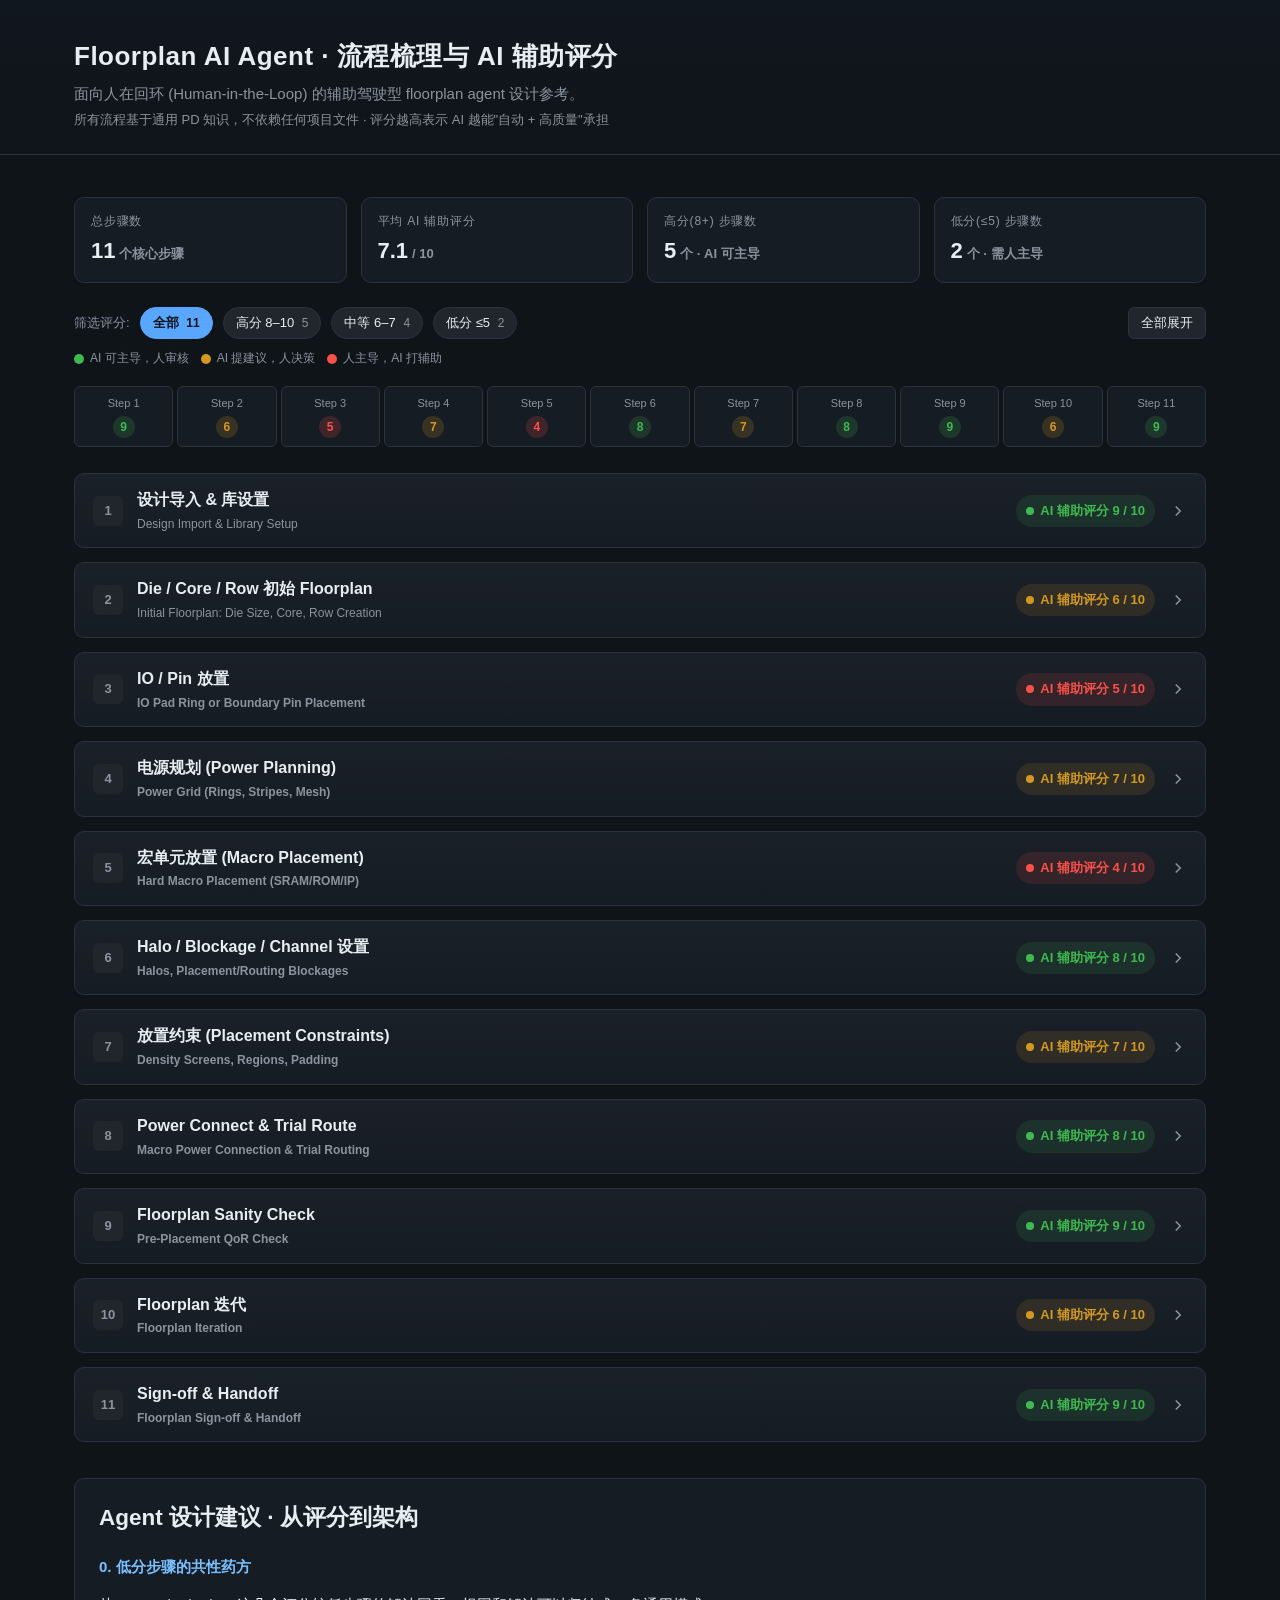
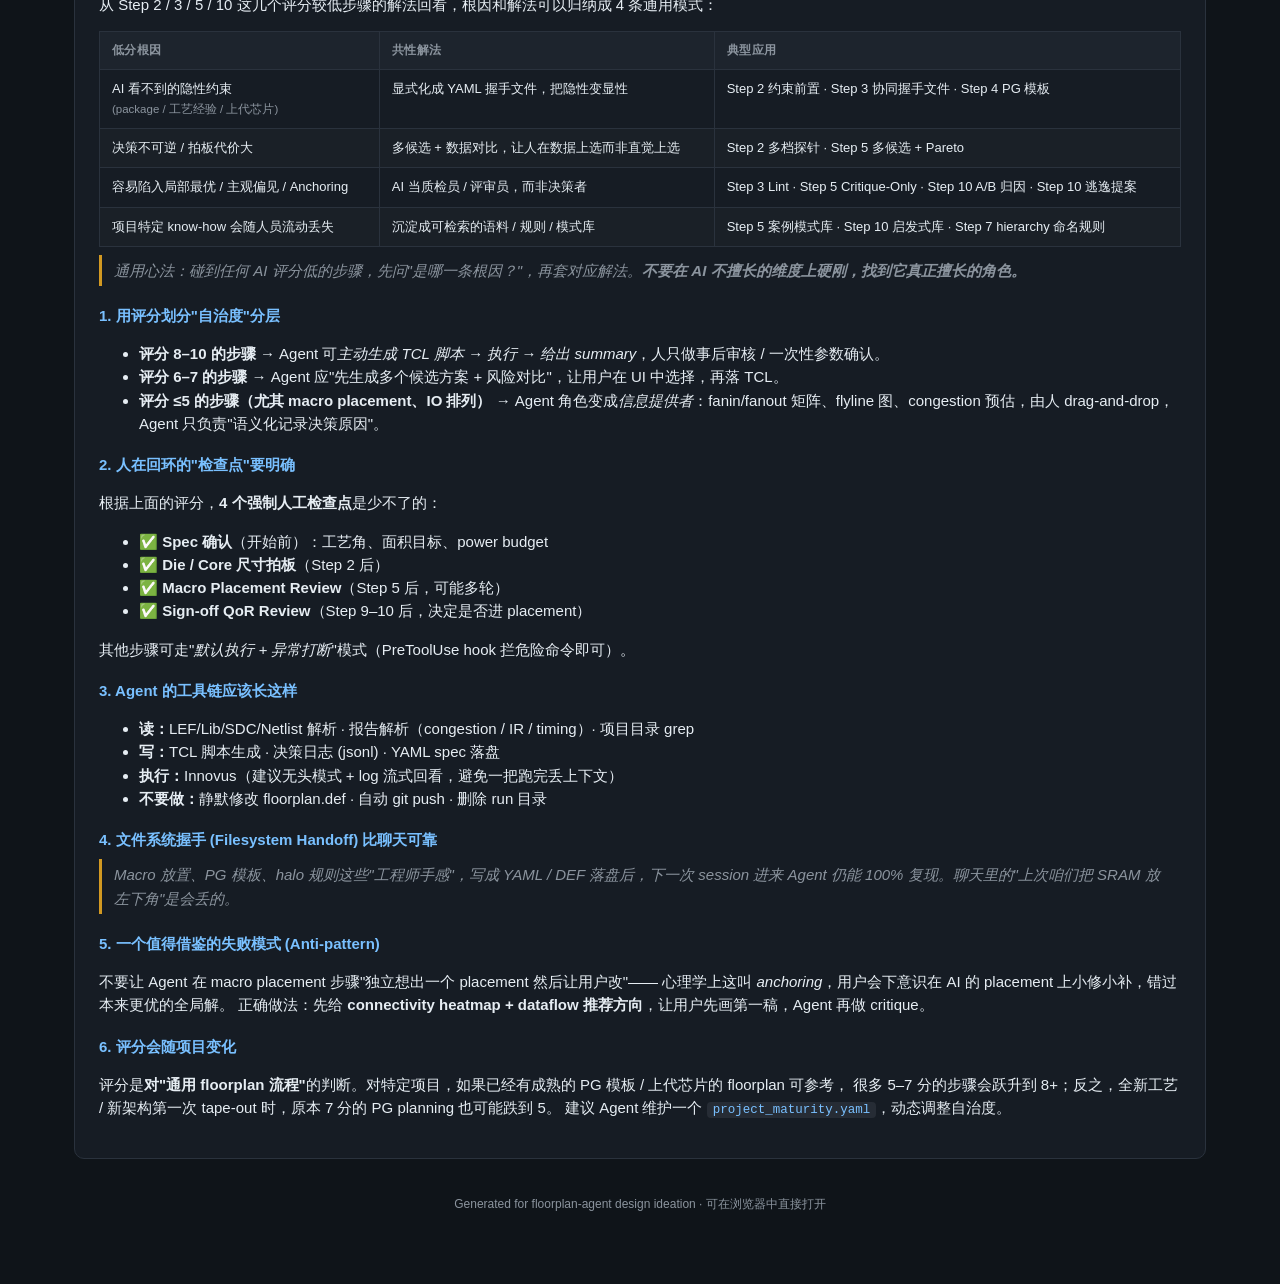
<file: floorplan_agent_design.html>
<!DOCTYPE html>
<html lang="zh-CN">
<head>
<meta charset="UTF-8">
<meta name="viewport" content="width=device-width, initial-scale=1.0">
<title>Floorplan AI Agent 设计参考 · 流程梳理与 AI 辅助评分</title>
<style>
  :root {
    --bg: #0f1419;
    --panel: #161c24;
    --panel-2: #1d242d;
    --border: #2a323d;
    --text: #e6edf3;
    --muted: #8b949e;
    --accent: #58a6ff;
    --accent-2: #79c0ff;
    --good: #3fb950;
    --mid: #d29922;
    --warn: #f85149;
    --pill-bg: #21262d;
    --shadow: 0 6px 20px rgba(0,0,0,0.35);
    --radius: 10px;
  }
  * { box-sizing: border-box; }
  html, body {
    margin: 0; padding: 0; background: var(--bg); color: var(--text);
    font-family: -apple-system, BlinkMacSystemFont, "Segoe UI", "PingFang SC",
                 "Microsoft YaHei", Helvetica, Arial, sans-serif;
    font-size: 15px; line-height: 1.55;
  }
  a { color: var(--accent); text-decoration: none; }
  a:hover { text-decoration: underline; }
  header {
    padding: 36px 28px 20px;
    background: linear-gradient(180deg, #11171f 0%, #0f1419 100%);
    border-bottom: 1px solid var(--border);
  }
  header h1 {
    margin: 0 0 6px; font-size: 26px; letter-spacing: 0.5px;
  }
  header p { margin: 4px 0; color: var(--muted); }
  .container {
    max-width: 1180px; margin: 0 auto; padding: 24px 24px 60px;
  }
  /* === Summary bar === */
  .summary {
    display: grid; grid-template-columns: repeat(4, minmax(0,1fr)); gap: 14px;
    margin: 18px 0 24px;
  }
  .stat {
    background: var(--panel); border: 1px solid var(--border);
    padding: 14px 16px; border-radius: var(--radius);
  }
  .stat .label { color: var(--muted); font-size: 12px; text-transform: uppercase; letter-spacing: 0.8px; }
  .stat .value { font-size: 22px; font-weight: 600; margin-top: 4px; }
  .stat .value .unit { font-size: 13px; color: var(--muted); margin-left: 4px; }

  /* === Filter bar === */
  .filter-bar {
    display: flex; gap: 10px; flex-wrap: wrap; align-items: center;
    margin: 0 0 18px;
  }
  .filter-bar .label { color: var(--muted); font-size: 13px; }
  .chip {
    background: var(--pill-bg); color: var(--text);
    border: 1px solid var(--border); padding: 6px 12px;
    border-radius: 999px; font-size: 13px; cursor: pointer;
    user-select: none; transition: all .15s ease;
  }
  .chip:hover { border-color: var(--accent); color: var(--accent-2); }
  .chip.active { background: var(--accent); color: #0d1117; border-color: var(--accent); font-weight: 600; }
  .chip .count { color: var(--muted); margin-left: 4px; font-size: 12px; }
  .chip.active .count { color: #0d1117; }

  /* === Timeline strip === */
  .timeline {
    display: grid; grid-template-columns: repeat(11, 1fr);
    gap: 4px; margin: 8px 0 26px;
  }
  .tl-cell {
    background: var(--panel); border: 1px solid var(--border);
    padding: 8px 6px; border-radius: 6px;
    text-align: center; cursor: pointer;
    transition: transform .12s ease, border-color .12s ease;
    font-size: 12px;
  }
  .tl-cell:hover { transform: translateY(-2px); border-color: var(--accent); }
  .tl-cell .num { display: block; font-size: 11px; color: var(--muted); }
  .tl-cell .score {
    display: inline-block; width: 22px; height: 22px; line-height: 22px;
    border-radius: 50%; font-weight: 700; font-size: 12px; margin-top: 4px;
  }

  /* === Cards === */
  .step {
    background: var(--panel); border: 1px solid var(--border);
    border-radius: var(--radius); margin-bottom: 14px; overflow: hidden;
    transition: border-color .15s ease;
  }
  .step.hidden { display: none; }
  .step-head {
    display: flex; align-items: center; gap: 14px;
    padding: 14px 18px; cursor: pointer;
    background: linear-gradient(180deg, rgba(255,255,255,0.02) 0%, transparent 100%);
  }
  .step-head:hover { background: rgba(88,166,255,0.05); }
  .step-num {
    flex-shrink: 0; width: 30px; height: 30px; border-radius: 6px;
    background: var(--pill-bg); color: var(--muted);
    display: flex; align-items: center; justify-content: center;
    font-weight: 700; font-size: 13px;
  }
  .step-title {
    flex: 1; min-width: 0;
  }
  .step-title .zh { font-size: 16px; font-weight: 600; }
  .step-title .en { color: var(--muted); font-size: 12px; margin-top: 2px; }
  .score-badge {
    flex-shrink: 0; display: inline-flex; align-items: center; gap: 6px;
    padding: 6px 10px; border-radius: 999px; font-size: 13px; font-weight: 600;
  }
  .score-badge .dot { width: 8px; height: 8px; border-radius: 50%; }
  .score-good { background: rgba(63,185,80,0.12); color: var(--good); }
  .score-good .dot { background: var(--good); }
  .score-mid { background: rgba(210,153,34,0.12); color: var(--mid); }
  .score-mid .dot { background: var(--mid); }
  .score-low { background: rgba(248,81,73,0.12); color: var(--warn); }
  .score-low .dot { background: var(--warn); }
  .chev {
    width: 18px; height: 18px; color: var(--muted);
    transition: transform .2s ease;
  }
  .step.open .chev { transform: rotate(90deg); }
  .step-body {
    display: none; padding: 4px 18px 20px;
    border-top: 1px solid var(--border);
  }
  .step.open .step-body { display: block; }

  .grid-2 {
    display: grid; grid-template-columns: 1fr 1fr; gap: 16px;
    margin-top: 14px;
  }
  @media (max-width: 760px) {
    .summary { grid-template-columns: repeat(2, 1fr); }
    .grid-2 { grid-template-columns: 1fr; }
    .timeline { grid-template-columns: repeat(6, 1fr); }
  }
  .block {
    background: var(--panel-2); border: 1px solid var(--border);
    border-radius: 8px; padding: 12px 14px;
  }
  .block h4 {
    margin: 0 0 8px; font-size: 12px;
    color: var(--muted); text-transform: uppercase; letter-spacing: 0.8px;
    display: flex; align-items: center; gap: 6px;
  }
  .block ul { margin: 0; padding-left: 18px; }
  .block li { margin: 3px 0; }
  code {
    background: rgba(110,118,129,0.18); color: var(--accent-2);
    padding: 1px 6px; border-radius: 4px; font-size: 12.5px;
    font-family: "SF Mono", Menlo, Consolas, monospace;
  }
  .why {
    background: var(--panel-2); border-left: 3px solid var(--accent);
    padding: 12px 14px; border-radius: 0 8px 8px 0; margin-top: 14px;
  }
  .why h4 { margin: 0 0 6px; color: var(--accent-2); font-size: 13px; }
  .why p { margin: 4px 0; }

  .pros-cons {
    display: grid; grid-template-columns: 1fr 1fr; gap: 12px; margin-top: 10px;
  }
  @media (max-width: 760px) { .pros-cons { grid-template-columns: 1fr; } }
  .pros, .cons {
    background: var(--panel-2); border: 1px solid var(--border);
    border-radius: 8px; padding: 10px 14px;
  }
  .pros h4 { color: var(--good); margin: 0 0 6px; font-size: 13px; }
  .cons h4 { color: var(--warn); margin: 0 0 6px; font-size: 13px; }
  .pros ul, .cons ul { margin: 0; padding-left: 18px; }

  .hil-tag {
    display: inline-block; background: rgba(88,166,255,0.12);
    color: var(--accent-2); border: 1px solid rgba(88,166,255,0.25);
    padding: 2px 8px; border-radius: 4px; font-size: 11px;
    margin: 2px 4px 2px 0;
  }

  /* === Design implications === */
  .implications {
    margin-top: 36px; background: var(--panel); border: 1px solid var(--border);
    border-radius: var(--radius); padding: 22px 24px;
  }
  .implications h2 { margin-top: 0; }
  .implications h3 { color: var(--accent-2); margin-top: 18px; margin-bottom: 6px; font-size: 15px; }
  .quote {
    border-left: 3px solid var(--mid); padding: 4px 12px;
    color: var(--muted); font-style: italic; margin: 8px 0;
  }

  /* === Score legend === */
  .legend { display: flex; gap: 12px; font-size: 12px; color: var(--muted); align-items: center; flex-wrap: wrap; }
  .legend-item { display: inline-flex; align-items: center; gap: 6px; }
  .legend-dot { width: 10px; height: 10px; border-radius: 50%; }

  .toggle-all {
    background: var(--pill-bg); color: var(--text); border: 1px solid var(--border);
    padding: 6px 12px; border-radius: 6px; cursor: pointer; font-size: 13px;
    margin-left: auto;
  }
  .toggle-all:hover { border-color: var(--accent); }

  /* === Upgrade paths === */
  .upgrades {
    background: linear-gradient(135deg, rgba(88,166,255,0.06), rgba(63,185,80,0.04));
    border: 1px solid rgba(88,166,255,0.28);
    border-radius: 8px; padding: 12px 14px; margin-top: 14px;
  }
  .upgrades h4 {
    margin: 0 0 10px; color: var(--accent-2); font-size: 13px;
    display: flex; align-items: center; gap: 6px;
  }
  .upgrades > p { margin: 4px 0; font-size: 13px; }
  .plan-list { display: flex; flex-direction: column; gap: 10px; }
  .plan {
    background: var(--panel-2); border: 1px solid var(--border);
    border-radius: 6px; padding: 10px 12px;
    border-left: 3px solid var(--good);
  }
  .plan-name {
    font-weight: 600; font-size: 13.5px; color: var(--accent-2);
    margin-bottom: 4px;
  }
  .plan-desc { font-size: 13px; color: var(--text); }
  .plan-note {
    margin: 10px 0 0; font-size: 12.5px; color: var(--text);
    background: rgba(210,153,34,0.10); padding: 8px 12px; border-radius: 6px;
    border-left: 3px solid var(--mid);
  }
  .upgrade-brief {
    color: var(--text); font-size: 13px;
    background: var(--panel-2); padding: 8px 12px; border-radius: 6px;
    border-left: 3px solid var(--accent);
  }

  /* === Common-pattern table === */
  .pattern-table {
    width: 100%; border-collapse: collapse;
    margin: 10px 0 8px; font-size: 13px;
  }
  .pattern-table th, .pattern-table td {
    border: 1px solid var(--border); padding: 9px 12px;
    text-align: left; vertical-align: top;
  }
  .pattern-table th {
    background: var(--panel-2); color: var(--muted);
    font-weight: 600; font-size: 12px; letter-spacing: 0.4px;
    text-transform: uppercase;
  }
  .pattern-table tr:nth-child(even) td { background: rgba(255,255,255,0.015); }
  .pattern-table .dim { color: var(--muted); font-size: 11.5px; }
</style>
</head>
<body>
<header>
  <div class="container" style="padding-top:0;padding-bottom:0;">
    <h1>Floorplan AI Agent · 流程梳理与 AI 辅助评分</h1>
    <p>面向人在回环 (Human-in-the-Loop) 的辅助驾驶型 floorplan agent 设计参考。</p>
    <p style="font-size:13px">所有流程基于通用 PD 知识，不依赖任何项目文件 · 评分越高表示 AI 越能"自动 + 高质量"承担</p>
  </div>
</header>

<div class="container">

  <!-- ============ Summary bar ============ -->
  <div class="summary">
    <div class="stat">
      <div class="label">总步骤数</div>
      <div class="value">11<span class="unit">个核心步骤</span></div>
    </div>
    <div class="stat">
      <div class="label">平均 AI 辅助评分</div>
      <div class="value" id="avgScore">—<span class="unit">/ 10</span></div>
    </div>
    <div class="stat">
      <div class="label">高分(8+) 步骤数</div>
      <div class="value" id="goodCount">—<span class="unit">个 · AI 可主导</span></div>
    </div>
    <div class="stat">
      <div class="label">低分(≤5) 步骤数</div>
      <div class="value" id="lowCount">—<span class="unit">个 · 需人主导</span></div>
    </div>
  </div>

  <!-- ============ Filter + Legend ============ -->
  <div class="filter-bar">
    <span class="label">筛选评分:</span>
    <button class="chip active" data-filter="all">全部 <span class="count" id="cnt-all"></span></button>
    <button class="chip" data-filter="good">高分 8–10 <span class="count" id="cnt-good"></span></button>
    <button class="chip" data-filter="mid">中等 6–7 <span class="count" id="cnt-mid"></span></button>
    <button class="chip" data-filter="low">低分 ≤5 <span class="count" id="cnt-low"></span></button>
    <button class="toggle-all" id="toggleAll">全部展开</button>
  </div>

  <div class="filter-bar" style="margin-top:-8px;">
    <div class="legend">
      <span class="legend-item"><span class="legend-dot" style="background:var(--good)"></span>AI 可主导，人审核</span>
      <span class="legend-item"><span class="legend-dot" style="background:var(--mid)"></span>AI 提建议，人决策</span>
      <span class="legend-item"><span class="legend-dot" style="background:var(--warn)"></span>人主导，AI 打辅助</span>
    </div>
  </div>

  <!-- ============ Timeline strip ============ -->
  <div class="timeline" id="timeline"></div>

  <!-- ============ Step cards (rendered by JS) ============ -->
  <div id="steps"></div>

  <!-- ============ Design Implications ============ -->
  <div class="implications">
    <h2>Agent 设计建议 · 从评分到架构</h2>

    <h3>0. 低分步骤的共性药方</h3>
    <p>从 Step 2 / 3 / 5 / 10 这几个评分较低步骤的解法回看，根因和解法可以归纳成 4 条通用模式：</p>
    <table class="pattern-table">
      <thead>
        <tr>
          <th>低分根因</th>
          <th>共性解法</th>
          <th>典型应用</th>
        </tr>
      </thead>
      <tbody>
        <tr>
          <td>AI 看不到的隐性约束<br><span class="dim">(package / 工艺经验 / 上代芯片)</span></td>
          <td>显式化成 YAML 握手文件，把隐性变显性</td>
          <td>Step 2 约束前置 · Step 3 协同握手文件 · Step 4 PG 模板</td>
        </tr>
        <tr>
          <td>决策不可逆 / 拍板代价大</td>
          <td>多候选 + 数据对比，让人在数据上选而非直觉上选</td>
          <td>Step 2 多档探针 · Step 5 多候选 + Pareto</td>
        </tr>
        <tr>
          <td>容易陷入局部最优 / 主观偏见 / Anchoring</td>
          <td>AI 当质检员 / 评审员，而非决策者</td>
          <td>Step 3 Lint · Step 5 Critique-Only · Step 10 A/B 归因 · Step 10 逃逸提案</td>
        </tr>
        <tr>
          <td>项目特定 know-how 会随人员流动丢失</td>
          <td>沉淀成可检索的语料 / 规则 / 模式库</td>
          <td>Step 5 案例模式库 · Step 10 启发式库 · Step 7 hierarchy 命名规则</td>
        </tr>
      </tbody>
    </table>
    <div class="quote">通用心法：碰到任何 AI 评分低的步骤，先问"是哪一条根因？"，再套对应解法。<b>不要在 AI 不擅长的维度上硬刚，找到它真正擅长的角色。</b></div>

    <h3>1. 用评分划分"自治度"分层</h3>
    <ul>
      <li><b>评分 8–10 的步骤</b> → Agent 可<i>主动生成 TCL 脚本 → 执行 → 给出 summary</i>，人只做事后审核 / 一次性参数确认。</li>
      <li><b>评分 6–7 的步骤</b> → Agent 应"先生成多个候选方案 + 风险对比"，让用户在 UI 中选择，再落 TCL。</li>
      <li><b>评分 ≤5 的步骤（尤其 macro placement、IO 排列）</b> → Agent 角色变成<i>信息提供者</i>：fanin/fanout 矩阵、flyline 图、congestion 预估，由人 drag-and-drop，Agent 只负责"语义化记录决策原因"。</li>
    </ul>

    <h3>2. 人在回环的"检查点"要明确</h3>
    <p>根据上面的评分，<b>4 个强制人工检查点</b>是少不了的：</p>
    <ul>
      <li>✅ <b>Spec 确认</b>（开始前）：工艺角、面积目标、power budget</li>
      <li>✅ <b>Die / Core 尺寸拍板</b>（Step 2 后）</li>
      <li>✅ <b>Macro Placement Review</b>（Step 5 后，可能多轮）</li>
      <li>✅ <b>Sign-off QoR Review</b>（Step 9–10 后，决定是否进 placement）</li>
    </ul>
    <p>其他步骤可走"<i>默认执行 + 异常打断</i>"模式（PreToolUse hook 拦危险命令即可）。</p>

    <h3>3. Agent 的工具链应该长这样</h3>
    <ul>
      <li><b>读：</b>LEF/Lib/SDC/Netlist 解析 · 报告解析（congestion / IR / timing）· 项目目录 grep</li>
      <li><b>写：</b>TCL 脚本生成 · 决策日志 (jsonl) · YAML spec 落盘</li>
      <li><b>执行：</b>Innovus（建议无头模式 + log 流式回看，避免一把跑完丢上下文）</li>
      <li><b>不要做：</b>静默修改 floorplan.def · 自动 git push · 删除 run 目录</li>
    </ul>

    <h3>4. 文件系统握手 (Filesystem Handoff) 比聊天可靠</h3>
    <div class="quote">Macro 放置、PG 模板、halo 规则这些"工程师手感"，写成 YAML / DEF 落盘后，下一次 session 进来 Agent 仍能 100% 复现。聊天里的"上次咱们把 SRAM 放左下角"是会丢的。</div>

    <h3>5. 一个值得借鉴的失败模式 (Anti-pattern)</h3>
    <p>不要让 Agent 在 macro placement 步骤"独立想出一个 placement 然后让用户改"——
      心理学上这叫 <i>anchoring</i>，用户会下意识在 AI 的 placement 上小修小补，错过本来更优的全局解。
      正确做法：先给 <b>connectivity heatmap + dataflow 推荐方向</b>，让用户先画第一稿，Agent 再做 critique。</p>

    <h3>6. 评分会随项目变化</h3>
    <p>评分是<b>对"通用 floorplan 流程"</b>的判断。对特定项目，如果已经有成熟的 PG 模板 / 上代芯片的 floorplan 可参考，
      很多 5–7 分的步骤会跃升到 8+；反之，全新工艺 / 新架构第一次 tape-out 时，原本 7 分的 PG planning 也可能跌到 5。
      建议 Agent 维护一个 <code>project_maturity.yaml</code>，动态调整自治度。</p>
  </div>

  <p style="text-align:center; color:var(--muted); margin-top:36px; font-size:12px">
    Generated for floorplan-agent design ideation · 可在浏览器中直接打开
  </p>
</div>

<script>
const STEPS = [
  {
    id: 1,
    zh: "设计导入 & 库设置",
    en: "Design Import & Library Setup",
    score: 9,
    desc: "加载综合后的网表 (.v)、SDC 时序约束、LEF（物理库）、.lib/.db（时序库）、QRC/TLU+ 寄生提取技术文件，以及 MMMC corner 定义（PVT 角 × mode）。这是整个 PD 流程的入口，任何一项错配后果都会传到后段。",
    cmds: ["read_mmmc", "read_physical -lef", "read_netlist", "init_design", "set_interactive_constraint_modes"],
    inputs: ["综合 netlist", "SDC", "LEF / Lib / QRC", "MMMC view 文件"],
    outputs: ["内存中的 design DB", "library/timing 完整性 log"],
    pros: [
      "高度模板化，每个项目结构几乎相同",
      "错误信息明确（缺 cell / 缺 view），AI 极擅长 trace",
      "无创造性决策——只要照配置加载"
    ],
    cons: [
      "MMMC corner 选错是隐性 bug，AI 无法判断'选哪些 corner 才合规'，需 STA 工程师确认"
    ],
    hil: ["首次确认 corner 列表"],
    why: "AI 在这一步是高质量执行者：生成 read 脚本、解析 lib 缺失、对照 MMMC 表自检。唯一不可外包的是 corner 选择的合规性判断。"
  },
  {
    id: 2,
    zh: "Die / Core / Row 初始 Floorplan",
    en: "Initial Floorplan: Die Size, Core, Row Creation",
    score: 6,
    desc: "决定 die 尺寸、core utilization、aspect ratio、core-to-IO 间距，创建 std cell row。这是 floorplan 中最有'蝴蝶效应'的一步——die 大小直接影响 cost、yield、package。",
    cmds: ["floorPlan -site <site> -r <ratio> <util> <l> <r> <b> <t>", "setDesignMode"],
    inputs: ["面积估算 (gate count × cell area)", "package 约束", "目标利用率 (通常 60–75%)"],
    outputs: ["初始 floorplan DEF", "core/die box"],
    pros: [
      "AI 可基于 cell area 总和 + 目标 util 反推 die 尺寸候选",
      "可一次性给出多套 (util, aspect) 候选 + 风险标注"
    ],
    cons: [
      "die 尺寸常受 package / pad ring / 上代芯片约束，AI 不知道",
      "利用率太高会导致 routing congestion，AI 缺乏'本工艺/本库的经验阈值'",
      "一旦定下来很难改，错了要整段重来"
    ],
    hil: ["die 尺寸最终拍板", "目标 utilization 确认"],
    why: "AI 能算数、能给候选，但'拍板'本质上是商业 + 工艺经验决策。建议 Agent 给出 3 个候选方案 + 各自风险，让人选。"
  },
  {
    id: 3,
    zh: "IO / Pin 放置",
    en: "IO Pad Ring or Boundary Pin Placement",
    score: 5,
    desc: "对 pad-limited 芯片：放置 IO pad 环。对 block / SoC：放置 boundary pin。需考虑 pin 顺序、package routing、bump 对应关系、ESD 单元位置。",
    cmds: ["editPin", "assignIoPins -pin <file>", "addIoFiller", "loadIoFile"],
    inputs: ["IO 列表 / 引脚定义文件", "package ball map (顶层)", "ESD/clamp 单元清单"],
    outputs: ["IO ring DEF", "pin location 报告"],
    pros: [
      "block 级：AI 可按 fanin/fanout cluster 自动分配 pin 到四边",
      "可批量生成 pin 配置脚本"
    ],
    cons: [
      "顶层 IO 放置和 package routing 强耦合，AI 看不到 package 设计",
      "ESD/clamp/电源 IO 间距规则项目专属，常被忽略",
      "改一次 IO 影响整条 wire-bond 设计"
    ],
    hil: ["顶层 IO 排列由 PD + 封装协同决定", "ESD 间距规则确认"],
    why: "block 级 AI 能干，顶层不行。建议 Agent 区分'block IO 推荐'（默认开）和'顶层 pad ring'（只读取既定 IO file）两种模式。"
  },
  {
    id: 4,
    zh: "电源规划 (Power Planning)",
    en: "Power Grid (Rings, Stripes, Mesh)",
    score: 7,
    desc: "构建 VDD/VSS 环、core stripe、follow pin、special net 连接。决定 stripe 宽度、间距、层次（通常 M5/M6 + 顶层粗金属）。",
    cmds: ["addRing", "addStripe -nets {VDD VSS}", "sroute -connect {corePin}", "setAddStripeMode"],
    inputs: ["power budget", "工艺 EM/IR 规则", "项目 PG 模板（如有）"],
    outputs: ["PG DEF", "初步 IR drop 估算"],
    pros: [
      "高度模板化——大部分公司有 PG 标准模板",
      "AI 可根据电流密度推算 stripe 间距",
      "verify_power_via / report_power -rail 报告易解析"
    ],
    cons: [
      "全新工艺 / 第一次流片时，模板还在搭建，AI 没参考",
      "IR drop 收敛是迭代过程，需要 power 工程师 sign-off",
      "PG 决策影响整个 routing 资源（占 M5/M6 多少）"
    ],
    hil: ["选择 / 确认 PG 模板", "首次 IR drop 评审"],
    why: "有模板时 AI 几乎能全包；首次搭模板时 AI 只能给候选。建议 Agent 把 PG 模板沉淀为版本化 YAML，project_maturity 高时自动应用。"
  },
  {
    id: 5,
    zh: "宏单元放置 (Macro Placement)",
    en: "Hard Macro Placement (SRAM/ROM/IP)",
    score: 4,
    desc: "把所有硬宏（SRAM、ROM、PHY、IP）放在合理位置：沿边、靠近相关逻辑、留够 routing channel、考虑 thermal 和 power、port 朝向 logic 侧。Floorplan 中最'手艺活'的一步。",
    cmds: ["place_macro", "setObjFPlanBox", "place_design -concurrent_macros", "setPlaceMode -placeMacro"],
    inputs: ["macro 列表 + 端口", "connectivity 矩阵", "dataflow 信息（来自 spec / 架构师）"],
    outputs: ["macro 放置 DEF", "flyline 图"],
    pros: [
      "AI 可生成 connectivity heatmap + fanin/fanout 列表，节省人工分析时间",
      "AI 能跑自动 macro placer 给第一版",
      "AI 可批量验证 channel spacing 等规则"
    ],
    cons: [
      "自动 placement 结果在复杂设计中几乎都需要人工大改",
      "Anchoring 效应——人会被 AI 的初稿带偏",
      "需要架构 + 时序 + congestion + thermal 综合直觉，AI 拿不到全部信号",
      "和 IO/PG 互相耦合，单步优化不收敛"
    ],
    hil: ["几乎全程人监督，多轮迭代"],
    why: "这是 AI 最不擅长的一步。最佳模式：AI 当'信息提供者 + critique 评审员'，由人主导拖动；Agent 负责事后把决策原因记到 decisions.jsonl。"
  },
  {
    id: 6,
    zh: "Halo / Blockage / Channel 设置",
    en: "Halos, Placement/Routing Blockages",
    score: 8,
    desc: "为 macro 添加 halo（keepout 区域）、设置 hard/soft/partial blockage、规划 channel 内的 routing/placement 约束。",
    cmds: ["createPlaceHalo", "createPlaceBlockage -type hard|soft|partial", "createRouteBlockage"],
    inputs: ["macro 放置结果", "项目规范（halo 宽度规则）"],
    outputs: ["blockage DEF", "halo 报告"],
    pros: [
      "规则性极强：'每个 SRAM 周围 halo 5um'这类规则可批量",
      "脚本化彻底，AI 极擅长",
      "客观可验证"
    ],
    cons: [
      "少量特殊区域（如 PHY 周围）需特殊处理，需人指出"
    ],
    hil: ["特殊区域规则确认"],
    why: "标准的 AI-friendly 步骤。Agent 应该把项目 halo 规则做成可读 YAML，自动遍历 macro 应用。"
  },
  {
    id: 7,
    zh: "放置约束 (Placement Constraints)",
    en: "Density Screens, Regions, Padding",
    score: 7,
    desc: "设置 cell padding、density screen、region constraint（把某些模块限制在某区域）、partition。这些约束影响后续 placement 的质量。",
    cmds: ["setPlaceMode", "createRegion", "setCellPadding", "setInstancePlacementStatus"],
    inputs: ["架构 partition 信息", "上代经验"],
    outputs: ["constraint TCL", "region/padding 报告"],
    pros: [
      "脚本生成机械化",
      "AI 可对照模块 hierarchy 自动建议 region",
      "效果通过 placement run 客观验证"
    ],
    cons: [
      "region 划分本质是架构理解，AI 仅能基于 hierarchy 名称推断",
      "padding 设置错误会爆 congestion，需经验调参"
    ],
    hil: ["关键模块 region 划分"],
    why: "AI 可以快速给出基于 hierarchy 的 region 草案，但'为什么这个 IP 必须挨着 controller'这类语义还得人补。"
  },
  {
    id: 8,
    zh: "Power Connect & Trial Route",
    en: "Macro Power Connection & Trial Routing",
    score: 8,
    desc: "把所有 macro 的电源 pin 连到 PG mesh，优化 via stack，跑一次 trial route 评估 routability。",
    cmds: ["sroute -nets {VDD VSS}", "setSrouteMode", "trial_route", "verify_power_via"],
    inputs: ["PG mesh", "macro placement", "via rule"],
    outputs: ["sroute DEF", "trial route congestion 报告"],
    pros: [
      "几乎是机械化操作",
      "结果通过 verify_power_via 客观验证",
      "trial route 报告解析是 AI 强项"
    ],
    cons: [
      "via stack 优化在先进工艺需要经验调参"
    ],
    hil: ["首次跑通后的 routability review"],
    why: "AI 友好。Agent 可一键跑 sroute + trial route + 生成 congestion summary，让人决定下一步动作。"
  },
  {
    id: 9,
    zh: "Floorplan Sanity Check",
    en: "Pre-Placement QoR Check",
    score: 9,
    desc: "运行 congestion map、IR drop quick check、preCTS timing、global route overflow 等检查，判断当前 floorplan 是否可以进入 placement 阶段。",
    cmds: ["report_congestion", "report_power -rail", "timeDesign -preCTS", "report_route -route_type global"],
    inputs: ["完整 floorplan + PG", "MMMC 配置"],
    outputs: ["congestion map", "IR drop 报告", "timing summary"],
    pros: [
      "报告解析是 AI 的杀手锏",
      "可自动生成对比表（本次 vs 上次）",
      "hotspot 定位 / 时序违例归类 AI 比人快"
    ],
    cons: [
      "'是否接受当前 QoR'最终是人的决定（trade-off 判断）"
    ],
    hil: ["决定是否进入下一阶段 / 是否回 macro placement"],
    why: "AI 可读完十几份报告 → 一页 markdown summary → 标 red/yellow/green。建议作为 Agent 的旗舰能力。"
  },
  {
    id: 10,
    zh: "Floorplan 迭代",
    en: "Floorplan Iteration",
    score: 6,
    desc: "根据 sanity check 结果，调整 macro placement / PG 密度 / halo 大小 / region，重跑评估。常常迭代 3–10 轮。",
    cmds: ["（混合使用前述命令）"],
    inputs: ["sanity check 报告", "工程师经验"],
    outputs: ["新版 floorplan + 决策记录"],
    pros: [
      "AI 可提'如果 X 调到 Y 则 Z 改善'的启发式建议",
      "可自动记录每轮变更与对应 QoR delta，做 A/B"
    ],
    cons: [
      "实质决策仍依赖人工 trade-off（congestion vs timing vs power）",
      "容易陷入局部最优，需要工程师跳出来重选方向"
    ],
    hil: ["每轮迭代方向"],
    why: "AI 当个好'实验记录员 + 数据可视化助手'最有价值。让人专注判断，让 Agent 跑实验、出对比图、写日志。"
  },
  {
    id: 11,
    zh: "Sign-off & Handoff",
    en: "Floorplan Sign-off & Handoff",
    score: 9,
    desc: "保存 floorplan DEF / .fp 文件，归档 run 目录，生成最终报告，提交 git，触发下游 placement 阶段。",
    cmds: ["saveDesign", "write_def", "saveFPlan", "report_*  -file"],
    inputs: ["最终 floorplan DB", "review 通过标志"],
    outputs: ["floorplan.def", "归档目录", "handoff 文档", "git commit"],
    pros: [
      "完全机械化",
      "Agent 可自动生成 markdown 形式 handoff 文档",
      "文件命名 / 目录结构规范化是 AI 强项"
    ],
    cons: [
      "git push / 触发下游需人授权"
    ],
    hil: ["最终 sign-off 签字"],
    why: "AI 可以全包归档 + 文档 + commit message。push / 触发下游必须人点确认（高风险动作）。"
  }
];

// === Upgrade paths per step ===
const UPGRADES = {
  1: { brief: "已高分。微调方向：MMMC corner 配置走 YAML schema validation，配错直接 fail-fast，不要靠 Innovus log 才发现。" },

  2: {
    plans: [
      { name: "方案 A · 多档候选探针 (Probe Sweep)",
        desc: "AI 自动跑 (util × aspect) 矩阵候选，比如 4 档 utilization × 3 档 aspect = 12 个变体，每个做一次轻量 trial place + congestion 估算 + preCTS WNS，输出对比表让人挑。把'拍 die 尺寸'从直觉决策变成数据决策。" },
      { name: "方案 B · 约束前置 (Constraint-First Spec)",
        desc: "强制 spec-agent 在 floorplan 开工前收齐 package_max_die / prev_gen_die / cost_per_mm² / target_util_range，写成 YAML。AI 只在这个 box 内探索，物理上不可能给出违反硬约束的方案。本质是把'AI 看不到的隐性约束'显式化。" },
      { name: "方案 C · 敏感性曲线 (Sensitivity Curve)",
        desc: "跑 utilization 60→75% 五档，画出 'util ↑ → congestion hotspot 数 / wirelength / max IR' 曲线。让不可见的工艺阈值变成可视化拐点——人能看到'哪个 util 之后 QoR 陡升'，在数据上做权衡。" }
    ],
    note: "三方案叠加最有效：A 给候选 → B 圈范围 → C 给依据。预期评分可从 6 → 8。"
  },

  3: {
    plans: [
      { name: "方案 A · 双模严格分拆 (Two-Mode Split)",
        desc: "把这一步在 agent 内显式拆成两个完全不同子任务。Block IO 模式：AI 可根据 fanin/fanout cluster 自动分布 boundary pin（这部分 AI 评分能到 8）。Top-Level IO 模式：AI 只做'读 pad_ring.csv → 校验完整性 → 落 loadIoFile TCL'，禁止创造性放置。由 spec 中的 level: block | top 切换。" },
      { name: "方案 B · 协同设计握手文件 (Co-design Handshake)",
        desc: "把'封装团队的输出'显式化成 package_constraints.yaml：ball_map、ESD/clamp 间距规则、power IO 对称性要求、forbidden_zones。AI 解析这个文件做放置 + 校验。用'文件协议'代替'AI 猜测'。" },
      { name: "方案 C · Lint + Suggest (质检员)",
        desc: "即便 IO 由人手放，AI 也能做 24/7 lint：检测 ESD 间距违规、power IO 不对称、ball 顺序错配等，给最小化修改建议。把 AI 从'决策者'压回'质检员'，价值反而稳定。" }
    ],
    note: "A 决定边界、B 喂数据、C 兜底质量。Top 层不要让 AI 创造，只校验。预期评分 5 → 7。"
  },

  4: { brief: "已较高分。提分关键：把项目 PG 模板沉淀为版本化 YAML，记录每个 stripe 的宽度/间距/层次理由。project_maturity 高时自动应用模板，可达 8+。新工艺第一次则退回'AI 给候选 + 人选'模式。" },

  5: {
    plans: [
      { name: "方案 A · 信息提供者 (Don't Generate, Just Inform)",
        desc: "AI 不出任何 placement 方案，只生成决策素材：connectivity matrix、fanin/fanout heatmap、flyline 预测图、port 朝向 / clock domain / power domain 表。完全规避 anchoring，让人保留 100% 创造权。" },
      { name: "方案 B · 评审员模式 (Critique-Only)",
        desc: "PostToolUse hook：floorplan.def 改动 → 自动跑 trial_route + report_congestion + preCTS timeDesign → 生成本版 vs 上版 diff 表，标红 regression 并归因。把 AI 当 24/7 reviewer 比当 designer 价值高得多。强烈建议作为基础能力。" },
      { name: "方案 C · 多候选 + 帕累托 (Multi-Candidate Search)",
        desc: "接收人工硬约束 → Agent 并发跑 N=8~16 个 place_design -concurrent_macros 变体（不同 seed/策略） → 算 5 维指标 (WL, congestion, IR, channel, slack) → 筛 Pareto frontier 3-5 个非支配解 → side-by-side 让人选。用'广度'换'深度'，绕开 anchoring。" },
      { name: "方案 D · 案例检索 / 模式库 (Pattern Library)",
        desc: "沉淀历史项目的 floorplan + 'why we did this' 文字 + 标签到 patterns/ 目录。新设计来时检索最相似 pattern，AI 提'Project X 的 L2 cache cluster 和你这个很像（连接度 0.78），他们的做法是...'。长期最值得投资的方向。" },
      { name: "方案 E · 渐进分组对话 (Progressive Dialogue)",
        desc: "按 hierarchy / clock / power domain 自动分组。AI 带着人一组一组走：显示 fanin → 提候选放置方向 → 人选 → 落 placeholder + 决策记录 → 下一组。把'灵感型大决策'拆成多个'选择题型小决策'。" }
    ],
    note: "强烈建议组合：B（常开）+ A（macro 阶段强制）+ D（持续沉淀）+ E 或 C 二选一。反模式：让 AI 单方面生成完整 placement 然后让人改。"
  },

  6: { brief: "已高分。微调：把项目 halo 规则做成可读 YAML（每种 macro type 对应 halo 宽度 / blockage 类型），遍历 macro 自动应用，异常区域 flag 出来让人确认。" },

  7: { brief: "已较高分。提分关键：让 AI 学会读 RTL hierarchy 命名约定（比如 u_l2_cache_*），自动建议 region 草案，人审核并补'为什么这个 IP 必须挨着 controller'这类语义。预期可达 8。" },

  8: { brief: "已高分。微调：via stack 优化规则沉淀为模板（不同金属层组合的标准 via 方案）。trial route 结果用统一 summary 模板回报。" },

  9: { brief: "已高分。建议作为 Agent 旗舰能力：一页 markdown summary + red/yellow/green 标记 + 与上次的 diff + hotspot 归因。让人 30 秒就能决定'下一步动作'。" },

  10: {
    plans: [
      { name: "方案 A · A/B 自动对照 + 归因引擎",
        desc: "saveDesign hook 触发：自动生成迭代 diff（wirelength、congestion、IR、WNS 全维度），并归因到具体变更——例如 'SRAM_BANK_4 向北平移 30um 释放了 channel 但拉远了与 controller 距离，导致 WNS -12ps'。让人看到代价，不只看数字。" },
      { name: "方案 B · 症状-药方启发式库 (Heuristic Catalogue)",
        desc: "项目级 YAML 库：symptom (如 congestion_M3_horizontal > 2%) → candidate_actions (增加 channel / 加宽 PG 间距) + evidence_pattern。每次 sanity check 后 AI 自动匹配 → 列候选 tweak。本质是把 PD 工程师的'诊断手册'显式化。" },
      { name: "方案 C · 局部最优逃逸提案 (Escape Proposal)",
        desc: "设阈值：连续 N 轮（如 3 轮）QoR 改善 < 5% → AI 主动跳出来说'当前路径收益递减，建议回 macro placement 大改'，并给'若重新对称化 / 翻转 X 轴会如何'的离线 sketch。强制打破'再调一下肯定能好'心理。" },
      { name: "方案 D · 决策树可视化 (Decision Tree View)",
        desc: "把多版本 floorplan 画成树（父子关系 + 各节点 metrics），人能直观看到'哪个分支死掉了'，并支持'回到节点 5 重新分叉'。把迭代历史从线性变成可探索结构。" }
    ],
    note: "A + B 是基础常开；C 在长项目里至关重要；D 适合需要复盘 / 多分支并行尝试的团队。预期评分 6 → 8。"
  },

  11: { brief: "已高分。约束：git push / 触发下游 placement 必须显式人审核（高 blast radius 动作）。AI 可自动生成 handoff markdown + commit message 草稿。" }
};

function renderUpgrades(id) {
  const u = UPGRADES[id];
  if (!u) return '';
  if (u.brief) {
    return `<div class="upgrades">
      <h4>🚀 如何提分 (Upgrade Path)</h4>
      <div class="upgrade-brief">${u.brief}</div>
    </div>`;
  }
  return `<div class="upgrades">
    <h4>🚀 如何提分 (Upgrade Paths · ${u.plans.length} 个方案)</h4>
    <div class="plan-list">
      ${u.plans.map(p => `
        <div class="plan">
          <div class="plan-name">${p.name}</div>
          <div class="plan-desc">${p.desc}</div>
        </div>
      `).join("")}
    </div>
    ${u.note ? `<div class="plan-note">💡 ${u.note}</div>` : ''}
  </div>`;
}

// === Render ===
function scoreClass(s) {
  if (s >= 8) return "score-good";
  if (s >= 6) return "score-mid";
  return "score-low";
}
function scoreCategory(s) {
  if (s >= 8) return "good";
  if (s >= 6) return "mid";
  return "low";
}

function renderSummary() {
  const total = STEPS.length;
  const avg = (STEPS.reduce((a, s) => a + s.score, 0) / total).toFixed(1);
  const good = STEPS.filter(s => s.score >= 8).length;
  const mid = STEPS.filter(s => s.score >= 6 && s.score < 8).length;
  const low = STEPS.filter(s => s.score < 6).length;
  document.getElementById("avgScore").innerHTML = `${avg}<span class="unit">/ 10</span>`;
  document.getElementById("goodCount").innerHTML = `${good}<span class="unit">个 · AI 可主导</span>`;
  document.getElementById("lowCount").innerHTML = `${low}<span class="unit">个 · 需人主导</span>`;
  document.getElementById("cnt-all").textContent = total;
  document.getElementById("cnt-good").textContent = good;
  document.getElementById("cnt-mid").textContent = mid;
  document.getElementById("cnt-low").textContent = low;
}

function renderTimeline() {
  const el = document.getElementById("timeline");
  el.innerHTML = STEPS.map(s => `
    <div class="tl-cell" data-target="step-${s.id}" title="${s.zh}">
      <span class="num">Step ${s.id}</span>
      <span class="score ${scoreClass(s.score)}" style="background:${s.score>=8?'rgba(63,185,80,0.18)':s.score>=6?'rgba(210,153,34,0.18)':'rgba(248,81,73,0.18)'}; color:${s.score>=8?'var(--good)':s.score>=6?'var(--mid)':'var(--warn)'}">${s.score}</span>
    </div>
  `).join("");
  el.querySelectorAll(".tl-cell").forEach(c => {
    c.addEventListener("click", () => {
      const id = c.dataset.target;
      const stepEl = document.getElementById(id);
      stepEl.classList.add("open");
      stepEl.scrollIntoView({ behavior: "smooth", block: "center" });
    });
  });
}

function renderSteps() {
  const el = document.getElementById("steps");
  el.innerHTML = STEPS.map(s => `
    <div class="step" id="step-${s.id}" data-cat="${scoreCategory(s.score)}">
      <div class="step-head">
        <div class="step-num">${s.id}</div>
        <div class="step-title">
          <div class="zh">${s.zh}</div>
          <div class="en">${s.en}</div>
        </div>
        <div class="score-badge ${scoreClass(s.score)}">
          <span class="dot"></span> AI 辅助评分 ${s.score} / 10
        </div>
        <svg class="chev" viewBox="0 0 24 24" fill="none" stroke="currentColor" stroke-width="2"><path d="M9 6l6 6-6 6"/></svg>
      </div>
      <div class="step-body">
        <p style="margin-top:14px;">${s.desc}</p>

        <div class="grid-2">
          <div class="block">
            <h4>输入 (Inputs)</h4>
            <ul>${s.inputs.map(i => `<li>${i}</li>`).join("")}</ul>
          </div>
          <div class="block">
            <h4>输出 (Outputs)</h4>
            <ul>${s.outputs.map(i => `<li>${i}</li>`).join("")}</ul>
          </div>
        </div>

        <div class="block" style="margin-top:12px;">
          <h4>典型 Innovus 命令</h4>
          <div style="display:flex; flex-wrap:wrap; gap:6px;">
            ${s.cmds.map(c => `<code>${c}</code>`).join("")}
          </div>
        </div>

        <div class="pros-cons">
          <div class="pros">
            <h4>✓ AI 强项</h4>
            <ul>${s.pros.map(i => `<li>${i}</li>`).join("")}</ul>
          </div>
          <div class="cons">
            <h4>✗ AI 弱项 / 风险</h4>
            <ul>${s.cons.map(i => `<li>${i}</li>`).join("")}</ul>
          </div>
        </div>

        <div class="block" style="margin-top:12px;">
          <h4>👤 人在回环触点 (Human-in-the-Loop)</h4>
          <div>${s.hil.map(h => `<span class="hil-tag">${h}</span>`).join("")}</div>
        </div>

        <div class="why">
          <h4>为什么给 ${s.score} 分？</h4>
          <p>${s.why}</p>
        </div>

        ${renderUpgrades(s.id)}
      </div>
    </div>
  `).join("");

  // toggle expand
  el.querySelectorAll(".step-head").forEach(h => {
    h.addEventListener("click", () => {
      h.parentElement.classList.toggle("open");
    });
  });
}

function initFilters() {
  document.querySelectorAll(".chip[data-filter]").forEach(b => {
    b.addEventListener("click", () => {
      document.querySelectorAll(".chip[data-filter]").forEach(x => x.classList.remove("active"));
      b.classList.add("active");
      const f = b.dataset.filter;
      document.querySelectorAll(".step").forEach(s => {
        if (f === "all" || s.dataset.cat === f) s.classList.remove("hidden");
        else s.classList.add("hidden");
      });
    });
  });
  document.getElementById("toggleAll").addEventListener("click", (e) => {
    const allOpen = [...document.querySelectorAll(".step:not(.hidden)")]
      .every(s => s.classList.contains("open"));
    document.querySelectorAll(".step:not(.hidden)").forEach(s => {
      if (allOpen) s.classList.remove("open");
      else s.classList.add("open");
    });
    e.target.textContent = allOpen ? "全部展开" : "全部收起";
  });
}

renderSummary();
renderTimeline();
renderSteps();
initFilters();
</script>
</body>
</html>
</file>
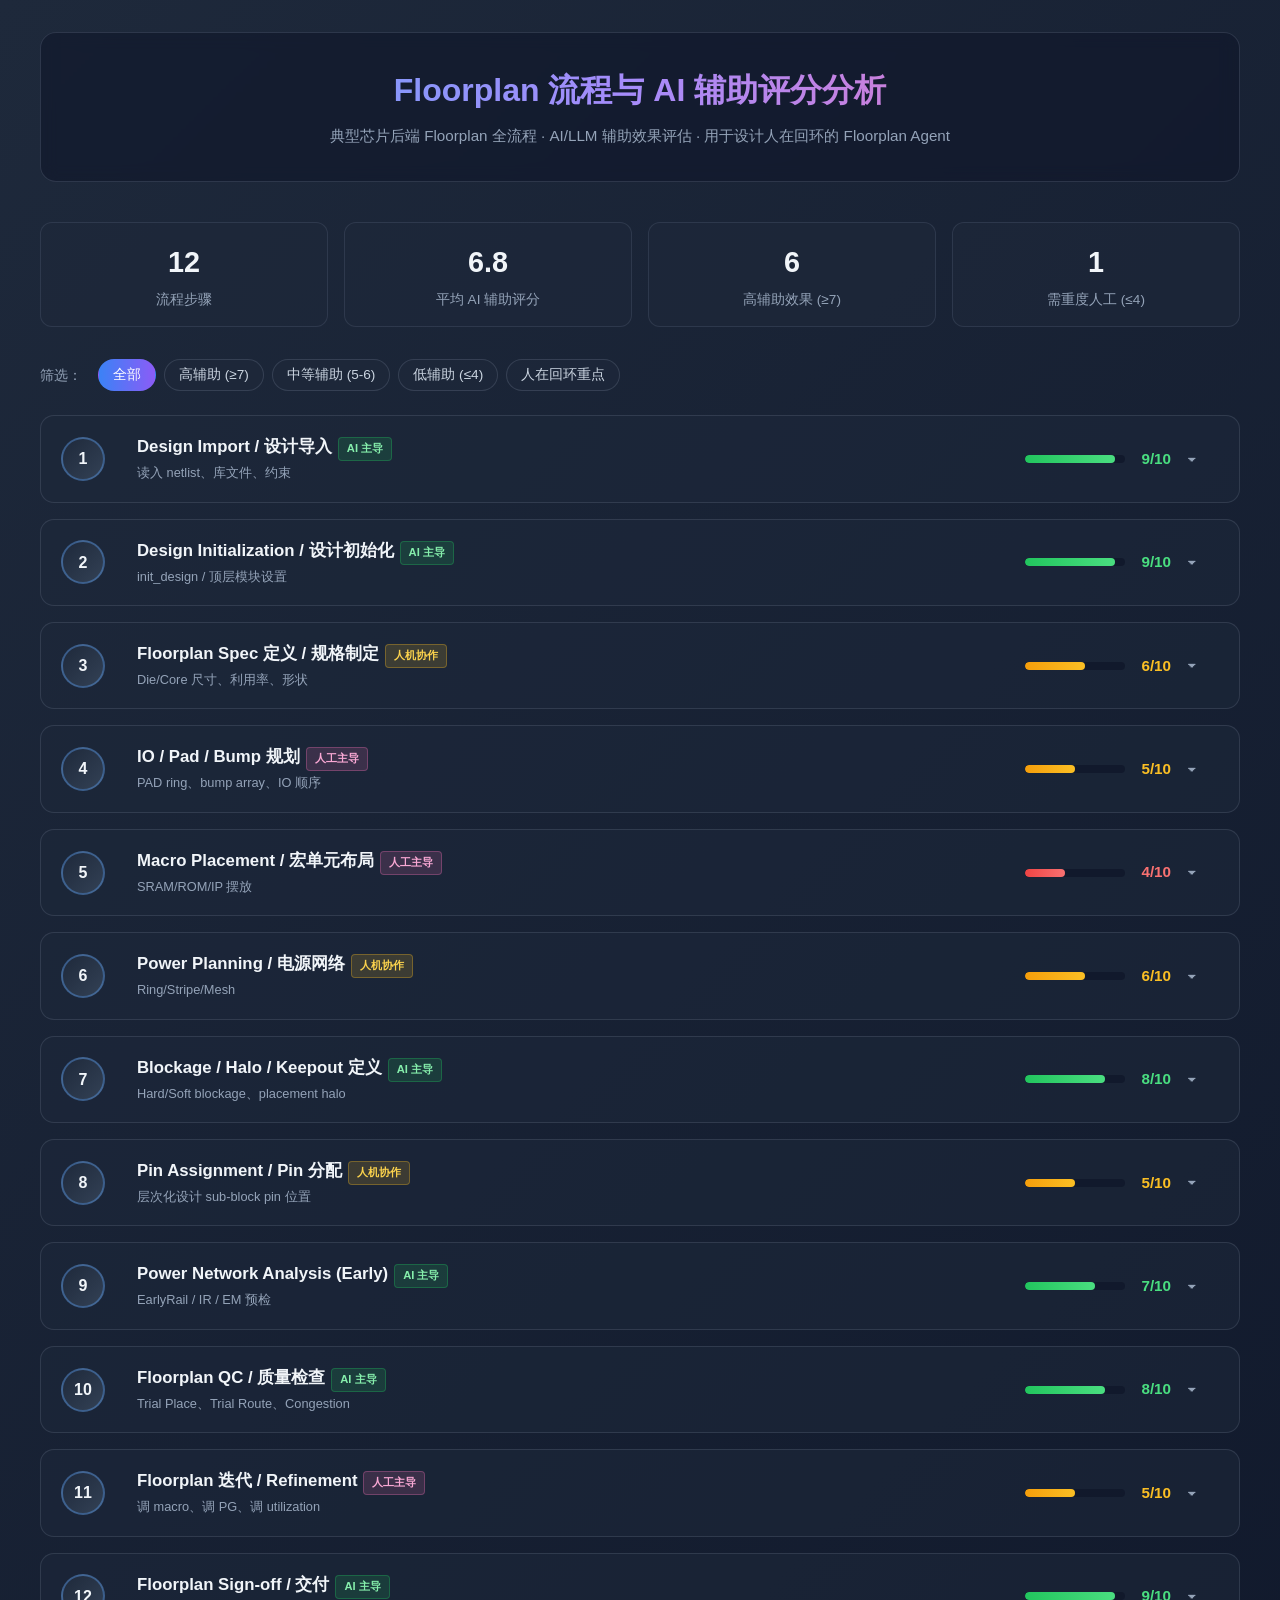
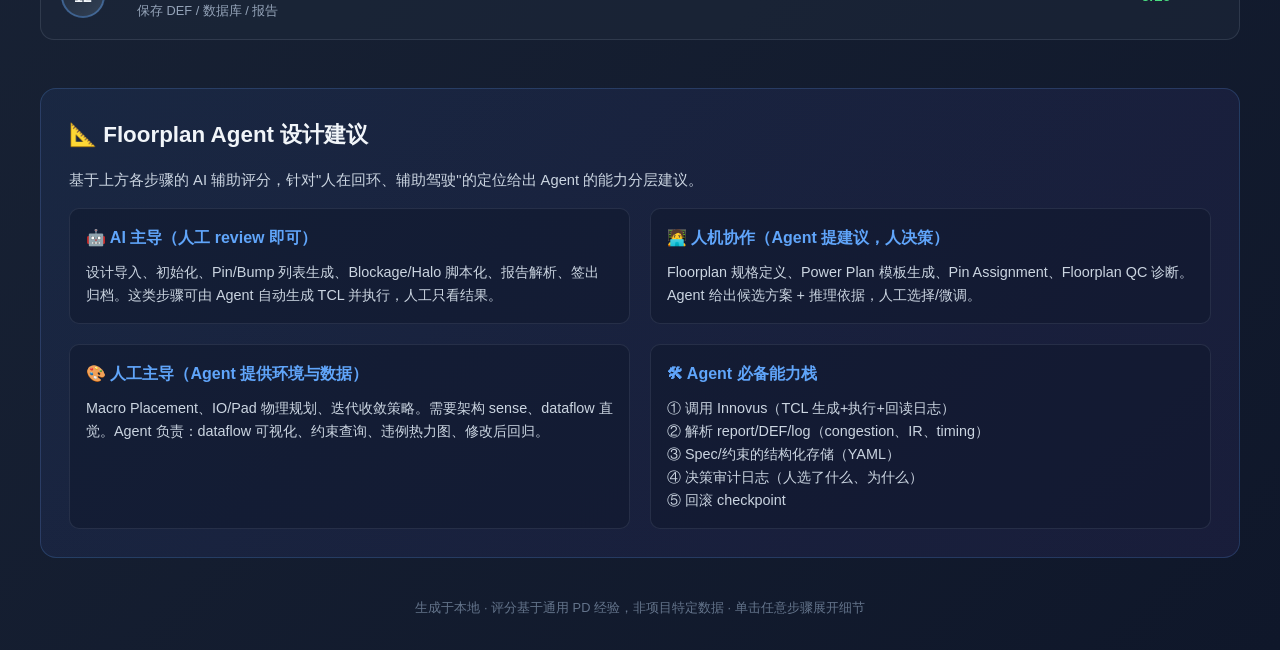
<file: floorplan_flow_analysis.html>
<!DOCTYPE html>
<html lang="zh-CN">
<head>
<meta charset="UTF-8">
<title>Floorplan 流程与 AI 辅助评分分析</title>
<style>
  * { box-sizing: border-box; margin: 0; padding: 0; }
  body {
    font-family: -apple-system, "PingFang SC", "Microsoft YaHei", "Helvetica Neue", sans-serif;
    background: linear-gradient(135deg, #1e293b 0%, #0f172a 100%);
    color: #e2e8f0;
    min-height: 100vh;
    padding: 32px 16px;
    line-height: 1.6;
  }
  .container { max-width: 1200px; margin: 0 auto; }

  header {
    text-align: center;
    margin-bottom: 40px;
    padding: 32px 24px;
    background: rgba(15, 23, 42, 0.6);
    border: 1px solid rgba(148, 163, 184, 0.2);
    border-radius: 16px;
    backdrop-filter: blur(8px);
  }
  header h1 {
    font-size: 2rem;
    background: linear-gradient(90deg, #60a5fa, #a78bfa, #f472b6);
    -webkit-background-clip: text;
    background-clip: text;
    color: transparent;
    margin-bottom: 8px;
  }
  header p { color: #94a3b8; font-size: 0.95rem; }

  /* Stats bar */
  .stats {
    display: grid;
    grid-template-columns: repeat(auto-fit, minmax(180px, 1fr));
    gap: 16px;
    margin-bottom: 32px;
  }
  .stat-card {
    background: rgba(30, 41, 59, 0.6);
    border: 1px solid rgba(148, 163, 184, 0.15);
    border-radius: 12px;
    padding: 16px 20px;
    text-align: center;
  }
  .stat-card .num { font-size: 1.8rem; font-weight: 700; color: #f1f5f9; }
  .stat-card .label { font-size: 0.85rem; color: #94a3b8; margin-top: 4px; }

  /* Filter bar */
  .filter-bar {
    display: flex;
    gap: 8px;
    flex-wrap: wrap;
    margin-bottom: 24px;
    align-items: center;
  }
  .filter-bar span { color: #94a3b8; font-size: 0.9rem; margin-right: 8px; }
  .filter-btn {
    background: rgba(30, 41, 59, 0.7);
    border: 1px solid rgba(148, 163, 184, 0.2);
    color: #cbd5e1;
    padding: 6px 14px;
    border-radius: 20px;
    cursor: pointer;
    font-size: 0.85rem;
    transition: all 0.2s;
  }
  .filter-btn:hover { background: rgba(51, 65, 85, 0.9); }
  .filter-btn.active {
    background: linear-gradient(90deg, #3b82f6, #8b5cf6);
    border-color: transparent;
    color: white;
  }

  /* Flow steps */
  .flow {
    display: flex;
    flex-direction: column;
    gap: 16px;
  }
  .step {
    background: rgba(30, 41, 59, 0.55);
    border: 1px solid rgba(148, 163, 184, 0.18);
    border-radius: 14px;
    overflow: hidden;
    transition: all 0.25s;
  }
  .step:hover { border-color: rgba(96, 165, 250, 0.4); transform: translateY(-1px); }
  .step.hidden { display: none; }

  .step-header {
    display: grid;
    grid-template-columns: 60px 1fr auto 140px 32px;
    align-items: center;
    gap: 16px;
    padding: 18px 20px;
    cursor: pointer;
    user-select: none;
  }
  .step-num {
    width: 44px; height: 44px;
    border-radius: 50%;
    display: flex; align-items: center; justify-content: center;
    font-weight: 700;
    background: linear-gradient(135deg, #1e293b, #334155);
    border: 2px solid rgba(96, 165, 250, 0.4);
    color: #f1f5f9;
  }
  .step-title { font-size: 1.05rem; font-weight: 600; color: #f1f5f9; }
  .step-title small { display: block; color: #94a3b8; font-size: 0.8rem; font-weight: 400; margin-top: 2px; }

  .tag {
    display: inline-block;
    padding: 2px 8px;
    border-radius: 4px;
    font-size: 0.7rem;
    font-weight: 600;
    margin-left: 6px;
  }
  .tag-human { background: rgba(244, 114, 182, 0.15); color: #f9a8d4; border: 1px solid rgba(244, 114, 182, 0.3); }
  .tag-auto  { background: rgba(34, 197, 94, 0.15); color: #86efac; border: 1px solid rgba(34, 197, 94, 0.3); }
  .tag-mixed { background: rgba(251, 191, 36, 0.15); color: #fcd34d; border: 1px solid rgba(251, 191, 36, 0.3); }

  /* Rating */
  .rating {
    display: flex;
    align-items: center;
    gap: 8px;
    justify-self: end;
  }
  .rating-bar {
    width: 100px; height: 8px;
    background: rgba(15, 23, 42, 0.8);
    border-radius: 4px;
    overflow: hidden;
    position: relative;
  }
  .rating-fill {
    height: 100%;
    border-radius: 4px;
    transition: width 0.5s;
  }
  .rating-num { font-weight: 700; font-size: 0.95rem; min-width: 38px; text-align: right; }
  .rating-high { color: #4ade80; }
  .rating-high .rating-fill { background: linear-gradient(90deg, #22c55e, #4ade80); }
  .rating-mid  { color: #fbbf24; }
  .rating-mid  .rating-fill { background: linear-gradient(90deg, #f59e0b, #fbbf24); }
  .rating-low  { color: #f87171; }
  .rating-low  .rating-fill { background: linear-gradient(90deg, #ef4444, #f87171); }

  .toggle-icon {
    color: #94a3b8;
    transition: transform 0.2s;
    font-size: 1.2rem;
  }
  .step.open .toggle-icon { transform: rotate(180deg); }

  .step-body {
    max-height: 0;
    overflow: hidden;
    transition: max-height 0.35s ease;
    padding: 0 20px;
  }
  .step.open .step-body { max-height: 2000px; padding: 0 20px 20px; }

  .body-grid {
    display: grid;
    grid-template-columns: 1fr 1fr;
    gap: 20px;
    margin-top: 8px;
    padding-top: 18px;
    border-top: 1px dashed rgba(148, 163, 184, 0.15);
  }
  @media (max-width: 768px) {
    .body-grid { grid-template-columns: 1fr; }
    .step-header { grid-template-columns: 50px 1fr 32px; }
    .step-header .rating, .step-header .role-tags { grid-column: 1 / -1; justify-self: start; padding-left: 60px; }
  }
  .panel h4 {
    color: #60a5fa;
    font-size: 0.85rem;
    margin-bottom: 8px;
    text-transform: uppercase;
    letter-spacing: 0.05em;
  }
  .panel ul { list-style: none; padding-left: 0; }
  .panel li {
    padding: 4px 0 4px 18px;
    position: relative;
    font-size: 0.9rem;
    color: #cbd5e1;
  }
  .panel li::before {
    content: "▸";
    position: absolute;
    left: 0;
    color: #60a5fa;
  }
  .panel.ai-panel {
    background: rgba(96, 165, 250, 0.05);
    border: 1px solid rgba(96, 165, 250, 0.15);
    border-radius: 8px;
    padding: 14px 16px;
  }
  .panel.ai-panel li::before { content: "✦"; color: #a78bfa; }
  .panel.warn-panel {
    background: rgba(244, 114, 182, 0.05);
    border: 1px solid rgba(244, 114, 182, 0.15);
    border-radius: 8px;
    padding: 14px 16px;
  }
  .panel.warn-panel li::before { content: "!"; color: #f472b6; font-weight: 700; }

  .rationale {
    grid-column: 1 / -1;
    padding: 12px 16px;
    background: rgba(15, 23, 42, 0.5);
    border-left: 3px solid #60a5fa;
    border-radius: 4px;
    font-size: 0.9rem;
    color: #cbd5e1;
    margin-top: 12px;
  }
  .rationale strong { color: #93c5fd; }

  /* Summary section */
  .summary {
    margin-top: 48px;
    padding: 28px;
    background: linear-gradient(135deg, rgba(59, 130, 246, 0.08), rgba(139, 92, 246, 0.08));
    border: 1px solid rgba(96, 165, 250, 0.2);
    border-radius: 16px;
  }
  .summary h2 {
    color: #f1f5f9;
    margin-bottom: 16px;
    font-size: 1.4rem;
  }
  .summary-grid {
    display: grid;
    grid-template-columns: 1fr 1fr;
    gap: 20px;
    margin-top: 16px;
  }
  @media (max-width: 768px) { .summary-grid { grid-template-columns: 1fr; } }
  .summary-card {
    background: rgba(15, 23, 42, 0.5);
    padding: 16px;
    border-radius: 10px;
    border: 1px solid rgba(148, 163, 184, 0.15);
  }
  .summary-card h3 {
    color: #60a5fa;
    font-size: 1rem;
    margin-bottom: 10px;
  }
  .summary-card p { color: #cbd5e1; font-size: 0.9rem; }

  footer {
    margin-top: 40px;
    text-align: center;
    color: #64748b;
    font-size: 0.8rem;
  }
</style>
</head>
<body>
<div class="container">

  <header>
    <h1>Floorplan 流程与 AI 辅助评分分析</h1>
    <p>典型芯片后端 Floorplan 全流程 · AI/LLM 辅助效果评估 · 用于设计人在回环的 Floorplan Agent</p>
  </header>

  <div class="stats">
    <div class="stat-card"><div class="num">12</div><div class="label">流程步骤</div></div>
    <div class="stat-card"><div class="num" id="avgScore">—</div><div class="label">平均 AI 辅助评分</div></div>
    <div class="stat-card"><div class="num rating-high" id="highCount">—</div><div class="label">高辅助效果 (≥7)</div></div>
    <div class="stat-card"><div class="num rating-low" id="lowCount">—</div><div class="label">需重度人工 (≤4)</div></div>
  </div>

  <div class="filter-bar">
    <span>筛选：</span>
    <button class="filter-btn active" data-filter="all">全部</button>
    <button class="filter-btn" data-filter="high">高辅助 (≥7)</button>
    <button class="filter-btn" data-filter="mid">中等辅助 (5-6)</button>
    <button class="filter-btn" data-filter="low">低辅助 (≤4)</button>
    <button class="filter-btn" data-filter="human">人在回环重点</button>
  </div>

  <div class="flow" id="flow"></div>

  <div class="summary">
    <h2>📐 Floorplan Agent 设计建议</h2>
    <p style="color:#cbd5e1; font-size:0.92rem;">基于上方各步骤的 AI 辅助评分，针对"人在回环、辅助驾驶"的定位给出 Agent 的能力分层建议。</p>
    <div class="summary-grid">
      <div class="summary-card">
        <h3>🤖 AI 主导（人工 review 即可）</h3>
        <p>设计导入、初始化、Pin/Bump 列表生成、Blockage/Halo 脚本化、报告解析、签出归档。这类步骤可由 Agent 自动生成 TCL 并执行，人工只看结果。</p>
      </div>
      <div class="summary-card">
        <h3>🧑‍💻 人机协作（Agent 提建议，人决策）</h3>
        <p>Floorplan 规格定义、Power Plan 模板生成、Pin Assignment、Floorplan QC 诊断。Agent 给出候选方案 + 推理依据，人工选择/微调。</p>
      </div>
      <div class="summary-card">
        <h3>🎨 人工主导（Agent 提供环境与数据）</h3>
        <p>Macro Placement、IO/Pad 物理规划、迭代收敛策略。需要架构 sense、dataflow 直觉。Agent 负责：dataflow 可视化、约束查询、违例热力图、修改后回归。</p>
      </div>
      <div class="summary-card">
        <h3>🛠 Agent 必备能力栈</h3>
        <p>① 调用 Innovus（TCL 生成+执行+回读日志）<br>② 解析 report/DEF/log（congestion、IR、timing）<br>③ Spec/约束的结构化存储（YAML）<br>④ 决策审计日志（人选了什么、为什么）<br>⑤ 回滚 checkpoint</p>
      </div>
    </div>
  </div>

  <footer>生成于本地 · 评分基于通用 PD 经验，非项目特定数据 · 单击任意步骤展开细节</footer>
</div>

<script>
const steps = [
  {
    id: 1,
    name: "Design Import / 设计导入",
    sub: "读入 netlist、库文件、约束",
    role: "auto",
    score: 9,
    activities: [
      "读入综合后 netlist (.v/.vg)",
      "加载 .lib timing library、LEF、Captable/QRC",
      "加载 SDC 约束",
      "MMMC（Multi-Mode Multi-Corner）setup"
    ],
    aiHelp: [
      "根据工艺与项目类型生成标准 init_design 模板",
      "自动校验文件路径与版本一致性",
      "MMMC view 列表生成、缺失库检测"
    ],
    risks: [
      "MMMC 配置错误会贯穿整个流程，需人工最终确认"
    ],
    rationale: "高度机械化、模式化，几乎没有创造性。AI 生成模板 + 路径合法性检查就能覆盖 90% 工作。"
  },
  {
    id: 2,
    name: "Design Initialization / 设计初始化",
    sub: "init_design / 顶层模块设置",
    role: "auto",
    score: 9,
    activities: [
      "set_design_mode 设置工艺节点与流程",
      "顶层模块识别、层次结构展平选项",
      "CPF/UPF 电源意图加载",
      "scan chain、test mode 配置"
    ],
    aiHelp: [
      "依据综合报告自动生成 init 脚本",
      "UPF 域定义合法性预检",
      "工艺节点对应的默认参数推荐"
    ],
    risks: [
      "UPF 与实际 PG 网络不一致会到很晚才暴露"
    ],
    rationale: "本质是配置项填写。AI 极擅长此类结构化输出，仅需人工把关电源意图的 sign-off。"
  },
  {
    id: 3,
    name: "Floorplan Spec 定义 / 规格制定",
    sub: "Die/Core 尺寸、利用率、形状",
    role: "mixed",
    score: 6,
    activities: [
      "目标 die size、core size、aspect ratio",
      "core utilization 目标 (典型 60-75%)",
      "row 配置、site type",
      "电源域划分、Always-On 区域规划"
    ],
    aiHelp: [
      "基于 gate count + 类似项目历史给出 utilization 推荐区间",
      "面积粗估（标准单元面积 + 宏面积 + 利用率系数）",
      "提供多套候选规格（保守/激进/平衡）"
    ],
    risks: [
      "面积锁定后修改成本极高，必须人工拍板",
      "市场/封装/成本约束 AI 不一定知道"
    ],
    rationale: "AI 能做计算与候选生成，但最终拍板涉及成本、封装、上游约束等业务因素，必须人在回环。"
  },
  {
    id: 4,
    name: "IO / Pad / Bump 规划",
    sub: "PAD ring、bump array、IO 顺序",
    role: "human",
    score: 5,
    activities: [
      "IO pad 类型选择（GPIO、power、analog）",
      "PAD ring 构建或 flip-chip bump map",
      "IO 顺序对应封装 ball-out",
      "ESD/Power IO 间距规则"
    ],
    aiHelp: [
      "根据 ball-map CSV 生成 bump 放置 TCL",
      "对称性检查、间距 DRC 预检",
      "RDL 可达性粗估"
    ],
    risks: [
      "封装/系统约束驱动 IO 顺序，错位代价大",
      "Analog/高速 IO 位置需要资深工程师判断"
    ],
    rationale: "脚本化部分（bump 放置、对称检查）AI 很强；但 IO 顺序与系统/封装绑定，仍由人主导。"
  },
  {
    id: 5,
    name: "Macro Placement / 宏单元布局",
    sub: "SRAM/ROM/IP 摆放",
    role: "human",
    score: 4,
    activities: [
      "Dataflow 分析（哪些 macro 与哪些 logic 交互密集）",
      "Memory 摆放（成组、朝向、channel 宽度）",
      "通道宽度预留 (CTS/Route 资源)",
      "热点/PD 网络受益布局"
    ],
    aiHelp: [
      "生成 dataflow 图（cell↔macro 连接热度）",
      "提供初始 auto place 候选 + 评分（线长/拥塞/时序）",
      "对称约束的几何运算（镜像、翻转）"
    ],
    risks: [
      "经验型直觉为主，AI 无 ground-truth",
      "不同 macro 摆放策略导致 PPA 差异巨大"
    ],
    rationale: "整个 Floorplan 最'艺术'的步骤。AI 可以提供 dataflow 可视化和评估反馈，但摆放决策需要人的架构 sense。"
  },
  {
    id: 6,
    name: "Power Planning / 电源网络",
    sub: "Ring/Stripe/Mesh",
    role: "mixed",
    score: 6,
    activities: [
      "Power ring 宽度、层选择",
      "Stripe 间距、宽度、层方向",
      "Macro power pin 连接",
      "PG via array 规则"
    ],
    aiHelp: [
      "依据电流密度估算自动出 stripe 参数",
      "PG 模板参数化（addStripe / addRing TCL 生成）",
      "Early IR 反馈循环：自动跑 → 回读 → 调整 stripe"
    ],
    risks: [
      "过密 stripe 影响 routing 资源",
      "过疏导致 IR drop / EM 违例"
    ],
    rationale: "规则驱动但需平衡。AI 适合做参数扫描和模板生成，关键决策（stripe 密度 vs 路由资源）人工拍板。"
  },
  {
    id: 7,
    name: "Blockage / Halo / Keepout 定义",
    sub: "Hard/Soft blockage、placement halo",
    role: "auto",
    score: 8,
    activities: [
      "Macro 周围 placement halo（防 std cell 贴边）",
      "Routing blockage（保留路由通道）",
      "Hard blockage（机械约束区域）",
      "Density screen"
    ],
    aiHelp: [
      "根据 macro 类型自动生成 halo 规则",
      "createPlaceBlockage / createRouteBlockage 脚本化",
      "halo 冲突检测"
    ],
    risks: [
      "halo 太大导致面积浪费"
    ],
    rationale: "规则可表达、可参数化。AI 写 TCL + 自动应用一类规则的效果非常好。"
  },
  {
    id: 8,
    name: "Pin Assignment / Pin 分配",
    sub: "层次化设计 sub-block pin 位置",
    role: "mixed",
    score: 5,
    activities: [
      "Sub-block boundary pin 位置优化",
      "Pin 间距、对齐",
      "Bus pin 成组",
      "时序驱动 pin placement"
    ],
    aiHelp: [
      "自动 pin opt + 人工微调",
      "Pin 报告解析、bus 识别",
      "Pin 与顶层约束一致性检查"
    ],
    risks: [
      "Pin 位置影响顶层 routing 与时序"
    ],
    rationale: "工具内置 assignPin 已经很强，AI 主要负责调用 + 结果检查 + 与顶层约束对账。"
  },
  {
    id: 9,
    name: "Power Network Analysis (Early)",
    sub: "EarlyRail / IR / EM 预检",
    role: "auto",
    score: 7,
    activities: [
      "PG 连通性检查 (verify_power_via, verify_connectivity)",
      "Early IR drop 估算",
      "EM (Electromigration) 初步分析",
      "Decap 容量评估"
    ],
    aiHelp: [
      "自动跑 verify + 解析 report",
      "热点定位（哪几个 stripe/instance 触发违例）",
      "针对违例给出修复候选"
    ],
    risks: [
      "Early 阶段精度有限，真实 vector 不可得"
    ],
    rationale: "工具输出结构化报告，AI 解析+定位+建议非常高效，人工只看结论与决策点。"
  },
  {
    id: 10,
    name: "Floorplan QC / 质量检查",
    sub: "Trial Place、Trial Route、Congestion",
    role: "auto",
    score: 8,
    activities: [
      "place -prePlaceOpt 预布局",
      "earlyGlobalRoute / trial route 拥塞热图",
      "时序可行性 (preCTS WNS/TNS 估算)",
      "利用率分布、density map"
    ],
    aiHelp: [
      "Congestion map 区域识别 + 自动对应到附近 macro",
      "WNS/TNS top paths 摘要 + 推断瓶颈",
      "QC 报告综合打分（红/黄/绿）"
    ],
    risks: [
      "Trial 阶段精度有限，决策要谨慎"
    ],
    rationale: "诊断与归纳是 LLM 强项。Agent 把多份 report 综合成一页人类可读结论，价值极高。"
  },
  {
    id: 11,
    name: "Floorplan 迭代 / Refinement",
    sub: "调 macro、调 PG、调 utilization",
    role: "human",
    score: 5,
    activities: [
      "根据 QC 反馈选择调整方向",
      "Macro 微移 / 翻转 / 重组",
      "PG stripe 加密或减疏",
      "Die size 调整（最后手段）"
    ],
    aiHelp: [
      "提供'若调整 X 则预期 Y'的候选评估",
      "管理 checkpoint / snapshot，便于回滚",
      "记录决策日志（人选了哪个方案，为什么）"
    ],
    risks: [
      "盲目迭代会陷入局部最优",
      "多 macro 联调时人脑也容易丢失全局"
    ],
    rationale: "本质是优化决策，AI 给候选与回归，人选方向。Agent 在'实验管理'与'决策审计'上不可或缺。"
  },
  {
    id: 12,
    name: "Floorplan Sign-off / 交付",
    sub: "保存 DEF / 数据库 / 报告",
    role: "auto",
    score: 9,
    activities: [
      "saveDesign / write_def / write_lef",
      "Floorplan summary 报告",
      "Checkpoint 元数据（git hash、工具版本、约束 hash）",
      "向 Placement 阶段交接"
    ],
    aiHelp: [
      "自动收集所有 sign-off 产物",
      "生成结构化交接清单（YAML/JSON）",
      "完整性自检（缺哪个文件就报警）"
    ],
    risks: [
      "下游阶段对交付物的 schema 假设需被严格满足"
    ],
    rationale: "完全机械的交付动作，AI 标准化打包 + 校验完美匹配。"
  }
];

// Render
const flow = document.getElementById('flow');
let html = '';
let total = 0, highN = 0, lowN = 0;

steps.forEach(s => {
  total += s.score;
  if (s.score >= 7) highN++;
  if (s.score <= 4) lowN++;
  const cls = s.score >= 7 ? 'rating-high' : s.score >= 5 ? 'rating-mid' : 'rating-low';
  const roleTag = s.role === 'auto'
    ? '<span class="tag tag-auto">AI 主导</span>'
    : s.role === 'human'
      ? '<span class="tag tag-human">人工主导</span>'
      : '<span class="tag tag-mixed">人机协作</span>';

  html += `
    <div class="step" data-score="${s.score}" data-role="${s.role}">
      <div class="step-header">
        <div class="step-num">${s.id}</div>
        <div class="step-title">${s.name}${roleTag}<small>${s.sub}</small></div>
        <div class="role-tags"></div>
        <div class="rating ${cls}">
          <div class="rating-bar"><div class="rating-fill" style="width:${s.score * 10}%"></div></div>
          <div class="rating-num">${s.score}/10</div>
        </div>
        <div class="toggle-icon">▾</div>
      </div>
      <div class="step-body">
        <div class="body-grid">
          <div class="panel">
            <h4>🔧 主要活动</h4>
            <ul>${s.activities.map(a => `<li>${a}</li>`).join('')}</ul>
          </div>
          <div class="panel ai-panel">
            <h4>✨ AI 可以做什么</h4>
            <ul>${s.aiHelp.map(a => `<li>${a}</li>`).join('')}</ul>
          </div>
          <div class="panel warn-panel" style="grid-column:1/-1;">
            <h4>⚠️ 风险 / 人工必须把关的点</h4>
            <ul>${s.risks.map(a => `<li>${a}</li>`).join('')}</ul>
          </div>
          <div class="rationale"><strong>评分理由：</strong>${s.rationale}</div>
        </div>
      </div>
    </div>
  `;
});

flow.innerHTML = html;
document.getElementById('avgScore').textContent = (total / steps.length).toFixed(1);
document.getElementById('highCount').textContent = highN;
document.getElementById('lowCount').textContent = lowN;

// Expand toggle
document.querySelectorAll('.step-header').forEach(h => {
  h.addEventListener('click', () => h.parentElement.classList.toggle('open'));
});

// Filters
document.querySelectorAll('.filter-btn').forEach(btn => {
  btn.addEventListener('click', () => {
    document.querySelectorAll('.filter-btn').forEach(b => b.classList.remove('active'));
    btn.classList.add('active');
    const f = btn.dataset.filter;
    document.querySelectorAll('.step').forEach(s => {
      const score = parseInt(s.dataset.score, 10);
      const role = s.dataset.role;
      let show = true;
      if (f === 'high') show = score >= 7;
      else if (f === 'mid') show = score >= 5 && score <= 6;
      else if (f === 'low') show = score <= 4;
      else if (f === 'human') show = role === 'human';
      s.classList.toggle('hidden', !show);
    });
  });
});
</script>
</body>
</html>
</file>
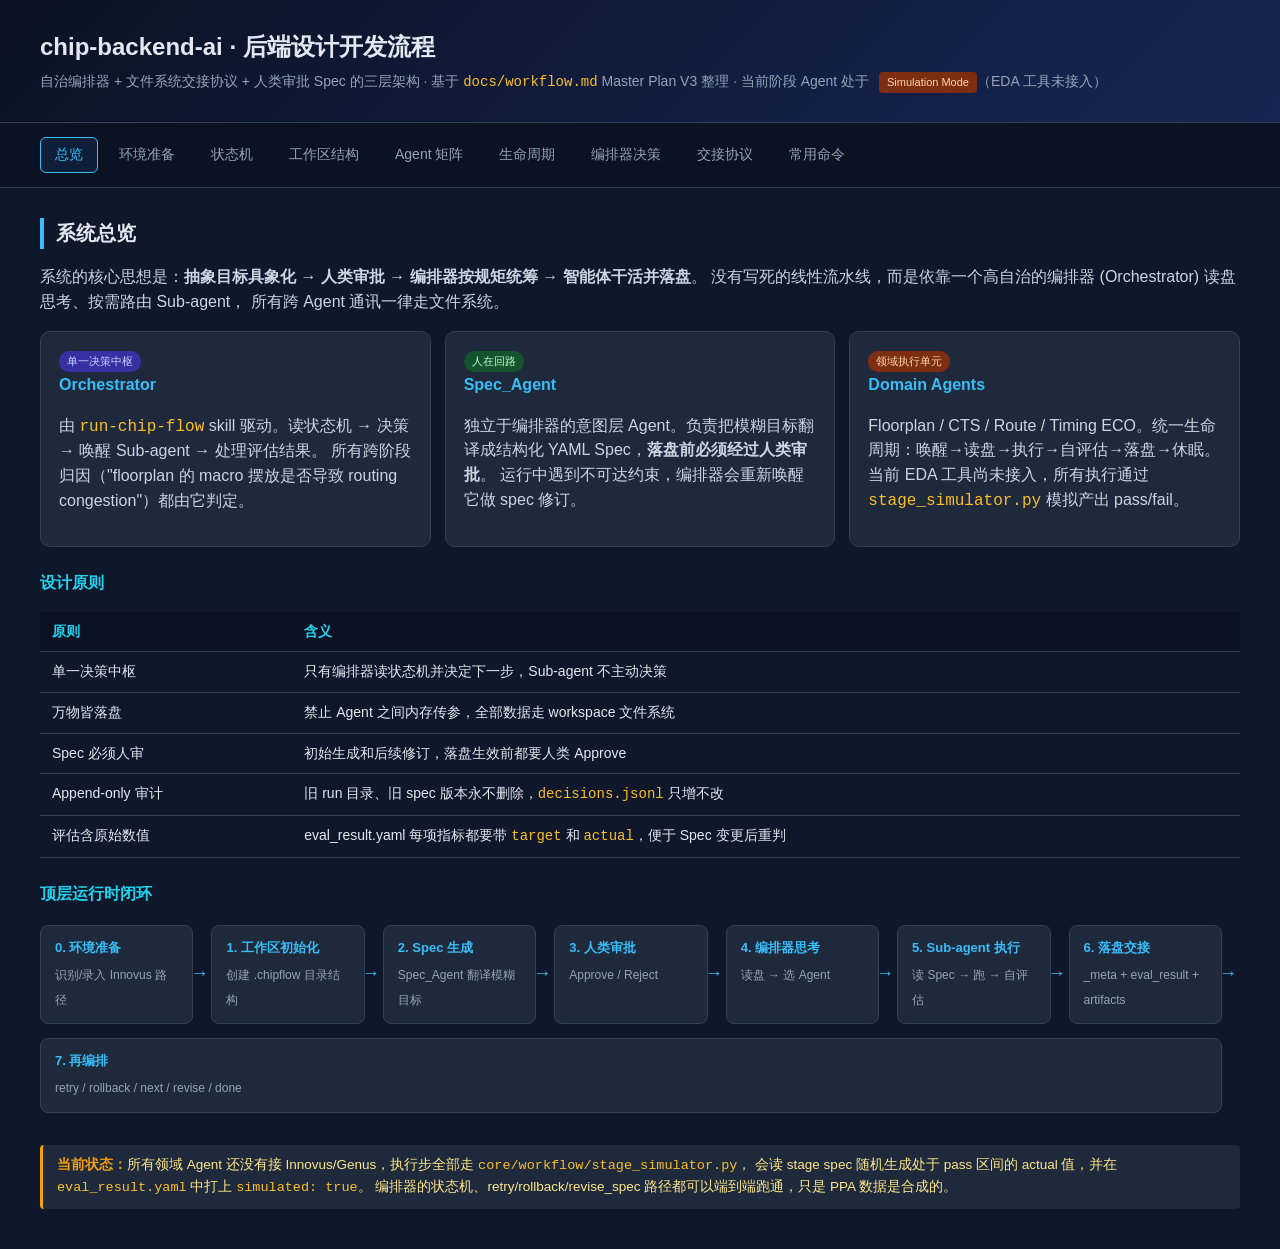
<file: docs/backend_flow.html>
<!DOCTYPE html>
<html lang="zh-CN">
<head>
<meta charset="UTF-8">
<title>chip-backend-ai · 后端设计开发流程</title>
<style>
  :root{
    --bg:#0f172a; --panel:#1e293b; --panel2:#273449; --line:#334155;
    --text:#e2e8f0; --muted:#94a3b8; --accent:#38bdf8; --accent2:#22d3ee;
    --ok:#22c55e; --warn:#f59e0b; --err:#ef4444; --info:#a78bfa;
  }
  *{box-sizing:border-box}
  body{margin:0;font-family:-apple-system,"Segoe UI",Helvetica,"PingFang SC","Microsoft YaHei",sans-serif;
       background:var(--bg);color:var(--text);line-height:1.55}
  header{padding:28px 40px;background:linear-gradient(135deg,#0b1224 0%,#172554 100%);
         border-bottom:1px solid var(--line)}
  header h1{margin:0;font-size:24px}
  header p{margin:6px 0 0;color:var(--muted);font-size:14px}
  nav.tabs{display:flex;flex-wrap:wrap;gap:6px;padding:14px 40px;background:#0b1224;
           border-bottom:1px solid var(--line);position:sticky;top:0;z-index:10}
  nav.tabs button{background:transparent;color:var(--muted);border:1px solid transparent;
                  padding:8px 14px;border-radius:6px;cursor:pointer;font-size:14px;font-family:inherit}
  nav.tabs button:hover{color:var(--text);background:#1e293b}
  nav.tabs button.active{color:var(--accent);background:#0f1f3a;border-color:var(--accent)}
  main{padding:30px 40px;max-width:1280px;margin:0 auto}
  section{display:none;animation:fade .25s ease}
  section.active{display:block}
  @keyframes fade{from{opacity:0;transform:translateY(4px)}to{opacity:1;transform:none}}
  h2{font-size:20px;border-left:4px solid var(--accent);padding-left:12px;margin-top:0}
  h3{font-size:16px;color:var(--accent2);margin-top:24px}
  p{color:#cbd5e1}
  .grid{display:grid;gap:14px}
  .grid.cols-2{grid-template-columns:repeat(auto-fit,minmax(320px,1fr))}
  .grid.cols-3{grid-template-columns:repeat(auto-fit,minmax(260px,1fr))}
  .card{background:var(--panel);border:1px solid var(--line);border-radius:10px;
        padding:16px 18px;transition:.2s}
  .card:hover{border-color:var(--accent);transform:translateY(-2px)}
  .card h4{margin:0 0 8px;color:var(--accent)}
  .card .tag{display:inline-block;font-size:11px;padding:2px 8px;border-radius:10px;
             background:#334155;color:var(--text);margin-right:6px}
  .tag.ok{background:#14532d;color:#bbf7d0}
  .tag.warn{background:#7c2d12;color:#fed7aa}
  .tag.info{background:#3730a3;color:#c7d2fe}
  pre{background:#0b1224;border:1px solid var(--line);border-radius:8px;
      padding:14px 16px;overflow:auto;font-size:12.5px;line-height:1.55;color:#cbd5e1}
  code{font-family:"SF Mono",Consolas,monospace;color:#fbbf24}
  pre code{color:#cbd5e1}
  table{width:100%;border-collapse:collapse;margin:10px 0;font-size:14px}
  th,td{padding:9px 12px;border-bottom:1px solid var(--line);text-align:left;vertical-align:top}
  th{background:#0b1224;color:var(--accent2);font-weight:600}
  tr:hover td{background:#1a2540}

  /* state machine diagram */
  .fsm{display:grid;grid-template-columns:repeat(7,1fr);gap:10px;margin:18px 0;
       padding:18px;background:var(--panel);border-radius:10px;border:1px solid var(--line)}
  .fsm .node{background:#0b1224;border:2px solid var(--line);border-radius:8px;
             padding:10px 8px;text-align:center;font-size:12.5px;cursor:pointer;transition:.2s}
  .fsm .node:hover{border-color:var(--accent);background:#0f1f3a}
  .fsm .node.active{border-color:var(--accent);background:#0f1f3a;color:var(--accent);
                    box-shadow:0 0 12px rgba(56,189,248,.3)}
  .fsm .node b{display:block;font-size:13px;margin-bottom:3px}
  .fsm .node .desc{color:var(--muted);font-size:11px}
  .fsm-detail{background:#0b1224;border:1px solid var(--accent);border-radius:8px;
              padding:14px 16px;margin-top:10px;min-height:80px}
  .fsm-detail h4{margin:0 0 8px;color:var(--accent)}

  /* tree */
  .tree{font-family:"SF Mono",Consolas,monospace;font-size:13px;line-height:1.7;
        background:#0b1224;border:1px solid var(--line);border-radius:8px;padding:16px 20px}
  .tree .dir{color:var(--accent2)}
  .tree .file{color:#cbd5e1}
  .tree .cmt{color:#64748b}

  /* lifecycle */
  .lifecycle{display:flex;gap:0;flex-wrap:wrap;margin:18px 0}
  .lifecycle .step{flex:1 1 150px;background:var(--panel);border:1px solid var(--line);
                   padding:12px 14px;position:relative;border-radius:8px;margin-right:18px;
                   margin-bottom:14px;min-width:140px}
  .lifecycle .step::after{content:"→";position:absolute;right:-16px;top:50%;transform:translateY(-50%);
                          color:var(--accent);font-size:18px;font-weight:bold}
  .lifecycle .step:last-child::after{display:none}
  .lifecycle .step b{color:var(--accent);display:block;margin-bottom:4px;font-size:13px}
  .lifecycle .step span{font-size:12px;color:var(--muted)}

  details{background:var(--panel);border:1px solid var(--line);border-radius:8px;
          padding:0;margin:10px 0;overflow:hidden}
  details summary{padding:12px 16px;cursor:pointer;font-weight:600;color:var(--accent);
                  background:var(--panel2)}
  details[open] summary{border-bottom:1px solid var(--line)}
  details > div{padding:14px 18px}

  .badge{display:inline-block;font-size:11px;padding:2px 8px;border-radius:4px;
         background:#334155;color:#fff;margin-left:6px}
  .badge.sim{background:#7c2d12;color:#fed7aa}

  .note{background:#1e293b;border-left:3px solid var(--warn);padding:10px 14px;
        border-radius:4px;margin:14px 0;font-size:13.5px;color:#fde68a}
  .note strong{color:var(--warn)}

  .legend{display:flex;gap:14px;flex-wrap:wrap;margin:8px 0 16px;font-size:12px;color:var(--muted)}
  .legend span::before{content:"●";margin-right:4px}
  .legend .ok::before{color:var(--ok)}
  .legend .warn::before{color:var(--warn)}
  .legend .err::before{color:var(--err)}
  .legend .info::before{color:var(--info)}
</style>
</head>
<body>

<header>
  <h1>chip-backend-ai · 后端设计开发流程</h1>
  <p>自治编排器 + 文件系统交接协议 + 人类审批 Spec 的三层架构 ·
     基于 <code>docs/workflow.md</code> Master Plan V3 整理 ·
     当前阶段 Agent 处于 <span class="badge sim">Simulation Mode</span>（EDA 工具未接入）</p>
</header>

<nav class="tabs">
  <button data-tab="overview" class="active">总览</button>
  <button data-tab="envprep">环境准备</button>
  <button data-tab="fsm">状态机</button>
  <button data-tab="workspace">工作区结构</button>
  <button data-tab="agents">Agent 矩阵</button>
  <button data-tab="lifecycle">生命周期</button>
  <button data-tab="orchestrator">编排器决策</button>
  <button data-tab="handoff">交接协议</button>
  <button data-tab="commands">常用命令</button>
</nav>

<main>

<!-- ============ OVERVIEW ============ -->
<section id="overview" class="active">
  <h2>系统总览</h2>
  <p>
    系统的核心思想是：<b>抽象目标具象化 → 人类审批 → 编排器按规矩统筹 → 智能体干活并落盘</b>。
    没有写死的线性流水线，而是依靠一个高自治的编排器 (Orchestrator) 读盘思考、按需路由 Sub-agent，
    所有跨 Agent 通讯一律走文件系统。
  </p>

  <div class="grid cols-3">
    <div class="card">
      <span class="tag info">单一决策中枢</span>
      <h4>Orchestrator</h4>
      <p>由 <code>run-chip-flow</code> skill 驱动。读状态机 → 决策 → 唤醒 Sub-agent → 处理评估结果。
         所有跨阶段归因（"floorplan 的 macro 摆放是否导致 routing congestion"）都由它判定。</p>
    </div>
    <div class="card">
      <span class="tag ok">人在回路</span>
      <h4>Spec_Agent</h4>
      <p>独立于编排器的意图层 Agent。负责把模糊目标翻译成结构化 YAML Spec，<b>落盘前必须经过人类审批</b>。
         运行中遇到不可达约束，编排器会重新唤醒它做 spec 修订。</p>
    </div>
    <div class="card">
      <span class="tag warn">领域执行单元</span>
      <h4>Domain Agents</h4>
      <p>Floorplan / CTS / Route / Timing ECO。统一生命周期：唤醒→读盘→执行→自评估→落盘→休眠。
         当前 EDA 工具尚未接入，所有执行通过 <code>stage_simulator.py</code> 模拟产出 pass/fail。</p>
    </div>
  </div>

  <h3>设计原则</h3>
  <table>
    <tr><th>原则</th><th>含义</th></tr>
    <tr><td>单一决策中枢</td><td>只有编排器读状态机并决定下一步，Sub-agent 不主动决策</td></tr>
    <tr><td>万物皆落盘</td><td>禁止 Agent 之间内存传参，全部数据走 workspace 文件系统</td></tr>
    <tr><td>Spec 必须人审</td><td>初始生成和后续修订，落盘生效前都要人类 Approve</td></tr>
    <tr><td>Append-only 审计</td><td>旧 run 目录、旧 spec 版本永不删除，<code>decisions.jsonl</code> 只增不改</td></tr>
    <tr><td>评估含原始数值</td><td>eval_result.yaml 每项指标都要带 <code>target</code> 和 <code>actual</code>，便于 Spec 变更后重判</td></tr>
  </table>

  <h3>顶层运行时闭环</h3>
  <div class="lifecycle">
    <div class="step"><b>0. 环境准备</b><span>识别/录入 Innovus 路径</span></div>
    <div class="step"><b>1. 工作区初始化</b><span>创建 .chipflow 目录结构</span></div>
    <div class="step"><b>2. Spec 生成</b><span>Spec_Agent 翻译模糊目标</span></div>
    <div class="step"><b>3. 人类审批</b><span>Approve / Reject</span></div>
    <div class="step"><b>4. 编排器思考</b><span>读盘 → 选 Agent</span></div>
    <div class="step"><b>5. Sub-agent 执行</b><span>读 Spec → 跑 → 自评估</span></div>
    <div class="step"><b>6. 落盘交接</b><span>_meta + eval_result + artifacts</span></div>
    <div class="step"><b>7. 再编排</b><span>retry / rollback / next / revise / done</span></div>
  </div>

  <div class="note">
    <strong>当前状态：</strong>所有领域 Agent 还没有接 Innovus/Genus，执行步全部走 <code>core/workflow/stage_simulator.py</code>，
    会读 stage spec 随机生成处于 pass 区间的 actual 值，并在 <code>eval_result.yaml</code> 中打上 <code>simulated: true</code>。
    编排器的状态机、retry/rollback/revise_spec 路径都可以端到端跑通，只是 PPA 数据是合成的。
  </div>
</section>

<!-- ============ ENV PREP ============ -->
<section id="envprep">
  <h2>Phase 0 · 环境准备</h2>
  <p>
    插件在任意机器上运行，EDA 工具（当前是 Innovus）路径机器之间各不相同。
    所以在任何项目首次使用之前，<code>run-chip-flow</code> 会先做一次环境识别，把
    Innovus 的可执行文件路径固化进 JSON。后续所有需要调 EDA 的阶段都从这份 JSON 读路径。
  </p>

  <h3>存储位置</h3>
  <div class="grid cols-2">
    <div class="card">
      <span class="tag ok">默认</span>
      <h4>机器级 · <code>~/.chip-backend-ai/env.json</code></h4>
      <p>Innovus 路径绑定到机器，不绑定到项目 —— 一次检测，全机器所有项目复用。
         升级/迁移 Innovus 之后会被 <code>check</code> 命令识别为 stale 并触发重新识别。</p>
    </div>
    <div class="card">
      <span class="tag warn">可选</span>
      <h4>项目级 · <code>&lt;workspace&gt;/env.json</code></h4>
      <p>当一个项目必须钉死特定的 Innovus 版本时，所有 env_manager 子命令都接受
         <code>--config &lt;path&gt;</code> 来指定一份项目内的配置，覆盖默认机器级配置。</p>
    </div>
  </div>

  <h3>JSON Schema</h3>
  <pre><code>{
  "version": "1",
  "detected_at": "2026-05-17T10:30:00+00:00",
  "eda_tools": {
    "innovus": {
      "binary": "/opt/cadence/INNOVUS221/bin/innovus",
      "install_dir": "/opt/cadence/INNOVUS221",
      "version": "221",
      "source": "PATH"          // PATH | env:&lt;VAR&gt; | glob:&lt;pattern&gt; | user-provided
    }
    // 未来加 genus / tempus / quantus 直接挂在 eda_tools 下
  }
}</code></pre>

  <h3>识别策略（按优先级）</h3>
  <table>
    <tr><th>#</th><th>方式</th><th>具体内容</th></tr>
    <tr><td>1</td><td>PATH</td><td><code>shutil.which("innovus")</code></td></tr>
    <tr><td>2</td><td>厂商环境变量</td><td><code>$INNOVUS_HOME</code> · <code>$INNOVUS_ROOT</code> · <code>$CDS_INST_DIR</code>（取 <code>$VAR/bin/innovus</code>）</td></tr>
    <tr><td>3</td><td>常见安装路径 glob</td>
        <td><code>/opt/cadence/INNOVUS*/bin/innovus</code><br>
            <code>/opt/cadence/installs/INNOVUS*/bin/innovus</code><br>
            <code>/tools/cadence/INNOVUS*/bin/innovus</code><br>
            <code>/usr/local/cadence/INNOVUS*/bin/innovus</code><br>
            <code>~/cadence/INNOVUS*/bin/innovus</code> 等</td></tr>
    <tr><td>4</td><td>问人</td><td>三种都没命中 → 编排器请用户提供绝对路径，再调 <code>set</code> 录入</td></tr>
  </table>

  <h3>编排器的 Phase 0 流程</h3>
  <div class="lifecycle">
    <div class="step"><b>1. check</b><span>env.json + binary 是否健康</span></div>
    <div class="step"><b>2. detect --save</b><span>缺失则自动识别并落盘</span></div>
    <div class="step"><b>3. 问人</b><span>自动识别失败 → 让用户提供路径</span></div>
    <div class="step"><b>4. set</b><span>验证可执行性 → 写入 JSON</span></div>
    <div class="step"><b>5. → Phase A</b><span>进入工作区初始化</span></div>
  </div>

  <h3>CLI 速查</h3>
  <pre><code># 校验：0=ok, 1=stale, 2=missing
python3 ${CLAUDE_PLUGIN_ROOT}/core/env/env_manager.py check --tool innovus

# 自动识别（不落盘，只 dry-run）
python3 ${CLAUDE_PLUGIN_ROOT}/core/env/env_manager.py detect

# 自动识别 + 落盘
python3 ${CLAUDE_PLUGIN_ROOT}/core/env/env_manager.py detect --save

# 手动录入（验证 path 后写入）
python3 ${CLAUDE_PLUGIN_ROOT}/core/env/env_manager.py set \
  --tool innovus --path /opt/cadence/INNOVUS221/bin/innovus
# 或者传安装目录，会自动拼 bin/innovus
python3 ${CLAUDE_PLUGIN_ROOT}/core/env/env_manager.py set \
  --tool innovus --path /opt/cadence/INNOVUS221

# 读
python3 ${CLAUDE_PLUGIN_ROOT}/core/env/env_manager.py read

# 项目级配置（覆盖默认机器级位置）
python3 ${CLAUDE_PLUGIN_ROOT}/core/env/env_manager.py \
  --config &lt;workspace&gt;/env.json check --tool innovus</code></pre>

  <h3>Sub-agent 使用方式</h3>
  <p>领域 Agent 在真实调用 Innovus 时，从 env_manager 读取路径而不是写死：</p>
  <pre><code>from plugins.chip-backend-ai.core.env.env_manager import get_tool_binary

innovus = get_tool_binary("innovus")
if innovus is None:
    raise RuntimeError("Innovus not configured — orchestrator should have caught this in Phase 0")

subprocess.run([innovus, "-files", "run.tcl", "-nowin"], check=True)</code></pre>

  <div class="note">
    <strong>当前 Simulation 模式：</strong>所有领域 Agent 走的是 <code>stage_simulator.py</code>，
    暂不需要真实 Innovus。但 Phase 0 仍会执行 —— 一是为未来 EDA 接入预热配置；
    二是没有有效路径时立刻暴露问题，避免到真实集成时才发现机器配置不对。
  </div>
</section>

<!-- ============ FSM ============ -->
<section id="fsm">
  <h2>全局状态机</h2>
  <p>点击下面任一节点查看含义、入口事件、合法出口。状态转移表是
     <code>plugins/chip-backend-ai/core/workflow/state_manager.py</code> 中的 <code>TRANSITIONS</code> 字典，
     作为唯一真源。</p>

  <div class="fsm" id="fsm-grid">
    <div class="node" data-state="INIT"><b>INIT</b><span class="desc">workspace 已创建</span></div>
    <div class="node" data-state="SPEC_DRAFTING"><b>SPEC_DRAFTING</b><span class="desc">Spec_Agent 起草</span></div>
    <div class="node" data-state="SPEC_REVIEW"><b>SPEC_REVIEW</b><span class="desc">等待人类审批</span></div>
    <div class="node" data-state="SCHEDULING"><b>SCHEDULING</b><span class="desc">编排器思考</span></div>
    <div class="node" data-state="STAGE_RUNNING"><b>STAGE_RUNNING</b><span class="desc">Sub-agent 执行</span></div>
    <div class="node" data-state="COMPLETED"><b>COMPLETED</b><span class="desc">任务成功</span></div>
    <div class="node" data-state="ABORTED"><b>ABORTED</b><span class="desc">预算耗尽 / 不可恢复</span></div>
  </div>

  <div class="fsm-detail" id="fsm-detail">
    <h4>选择上方任一状态查看详情</h4>
    <p style="color:var(--muted);margin:0">默认显示总览。点击节点会动态填充该状态的入口/出口/触发条件。</p>
  </div>

  <h3>状态转移事件表</h3>
  <table>
    <tr><th>当前状态</th><th>事件</th><th>目标状态</th><th>触发条件</th></tr>
    <tr><td>INIT</td><td><code>human_input</code></td><td>SPEC_DRAFTING</td><td>人类提供模糊目标</td></tr>
    <tr><td>SPEC_DRAFTING</td><td><code>spec_ready</code></td><td>SPEC_REVIEW</td><td>Spec_Agent 完成草稿</td></tr>
    <tr><td>SPEC_REVIEW</td><td><code>human_approved</code></td><td>SCHEDULING</td><td>人类审批通过</td></tr>
    <tr><td>SPEC_REVIEW</td><td><code>human_rejected</code></td><td>SPEC_DRAFTING</td><td>人类要求修改</td></tr>
    <tr><td>SCHEDULING</td><td><code>dispatch</code></td><td>STAGE_RUNNING</td><td>编排器选定 Sub-agent</td></tr>
    <tr><td>SCHEDULING</td><td><code>revise_spec</code></td><td>SPEC_DRAFTING</td><td>当前 Spec 不可达</td></tr>
    <tr><td>SCHEDULING</td><td><code>all_passed</code></td><td>COMPLETED</td><td>全局终止条件满足</td></tr>
    <tr><td>SCHEDULING</td><td><code>budget_exhausted</code></td><td>ABORTED</td><td>总重试预算耗尽</td></tr>
    <tr><td>STAGE_RUNNING</td><td><code>agent_done</code></td><td>SCHEDULING</td><td>Sub-agent 落盘完成</td></tr>
  </table>
</section>

<!-- ============ WORKSPACE ============ -->
<section id="workspace">
  <h2>Workspace 目录结构</h2>
  <p>每次启动新任务，<code>workspace.py init</code> 会在当前目录下创建一个隔离的 <code>.chipflow</code>
     (或 <code>.chipflow_2</code>, ...)。所有 Spec、状态、run 记录都在这个目录里。</p>

  <div class="tree">
<span class="dir">workspace/</span>
├── <span class="dir">spec/</span>                              <span class="cmt"># 全部 Spec 文件（含历史）</span>
│   ├── <span class="file">global_spec.yaml</span>              <span class="cmt"># 当前生效的全局 Spec</span>
│   ├── <span class="dir">stages/</span>
│   │   ├── <span class="file">floorplan.yaml</span>            <span class="cmt"># floorplan 阶段 Spec</span>
│   │   ├── <span class="file">cts.yaml</span>                  <span class="cmt"># CTS 阶段 Spec</span>
│   │   └── <span class="file">route.yaml</span>                <span class="cmt"># route 阶段 Spec</span>
│   └── <span class="dir">history/</span>                       <span class="cmt"># 旧版本归档（只增不删）</span>
│       ├── <span class="file">global_spec_v1.yaml</span>
│       └── <span class="file">global_spec_v2.yaml</span>
│
├── <span class="dir">state/</span>                             <span class="cmt"># 编排器读写</span>
│   ├── <span class="file">machine.yaml</span>                  <span class="cmt"># 全局状态机快照</span>
│   └── <span class="file">decisions.jsonl</span>               <span class="cmt"># 编排器决策日志（append-only）</span>
│
├── <span class="dir">stages/</span>                            <span class="cmt"># Sub-agent 落盘区</span>
│   ├── <span class="dir">floorplan/</span>
│   │   ├── <span class="dir">run_001/</span>
│   │   │   ├── <span class="file">_meta.yaml</span>            <span class="cmt"># 元数据（谁/何时/spec_version）</span>
│   │   │   ├── <span class="file">eval_result.yaml</span>      <span class="cmt"># 自评估结果</span>
│   │   │   ├── <span class="dir">artifacts/</span>             <span class="cmt"># Tcl、约束文件等</span>
│   │   │   └── <span class="dir">reports/</span>               <span class="cmt"># EDA 工具原始 report</span>
│   │   └── <span class="dir">run_002/</span>                   <span class="cmt"># 重试递增 run_id</span>
│   ├── <span class="dir">cts/run_001/</span>
│   └── <span class="dir">route/run_001/</span>
│
└── <span class="dir">checkpoints/</span>                       <span class="cmt"># DEF/DB 快照（回滚恢复点）</span>
    ├── <span class="file">post_floorplan_run001.def</span>
    └── <span class="file">post_cts_run001.def</span>
  </div>

  <h3>三类核心文件</h3>
  <div class="grid cols-3">
    <div class="card">
      <span class="tag info">Spec</span>
      <h4>spec/</h4>
      <p>Spec_Agent 产出，落盘前需人审。<b>主文件可变</b>，但旧版本会归档进 <code>history/</code>，
         每次修订 <code>spec_version</code> 递增。Sub-agent 的 <code>_meta.yaml</code> 会记录运行时依据的版本。</p>
    </div>
    <div class="card">
      <span class="tag ok">State</span>
      <h4>state/</h4>
      <p><code>machine.yaml</code> 是状态机快照，原子覆写；<code>decisions.jsonl</code> 是只增不改的决策审计链。
         编排器每次决策都会同时更新这两个文件。</p>
    </div>
    <div class="card">
      <span class="tag warn">Stages / Checkpoints</span>
      <h4>stages/ + checkpoints/</h4>
      <p>每次 Sub-agent 执行产生一个 <code>run_NNN/</code>。<b>同一阶段重试不覆写</b>，递增 run_id。
         checkpoints 存的是 DEF/DB 快照，用于跨阶段 rollback 时把上游恢复到某次成功的状态。</p>
    </div>
  </div>
</section>

<!-- ============ AGENTS ============ -->
<section id="agents">
  <h2>Agent 矩阵</h2>
  <p>系统目前定义了 5 个 Sub-agent，按职责分两类。所有 Agent 都遵循统一生命周期，由编排器通过 Agent 工具唤醒。</p>

  <h3>意图层</h3>
  <div class="grid cols-2">
    <div class="card">
      <span class="tag info">Spec</span>
      <h4>spec-agent</h4>
      <p><b>职责：</b>把模糊人类目标翻译为结构化 YAML Spec（global + stages）。</p>
      <p><b>唤醒场景：</b></p>
      <ul style="margin:6px 0 0;padding-left:22px;color:#cbd5e1;font-size:13.5px">
        <li><code>initial</code> — 第一次从模糊目标生成 Spec</li>
        <li><code>revision</code> — 编排器判定 Spec 不可达，提出修订建议</li>
        <li><code>adjustment</code> — 人类主动要求改</li>
      </ul>
      <p style="margin-top:10px"><b>关键约束：</b>输出必须经人审才能生效。</p>
    </div>
  </div>

  <h3>领域执行层 <span class="badge sim">Simulation Mode</span></h3>
  <div class="grid cols-2">
    <div class="card">
      <span class="tag warn">Stage 1</span>
      <h4>floorplan-agent</h4>
      <p><b>职责：</b>宏单元摆放、电源网络规划，输出初始物理布局。</p>
      <p><b>典型指标：</b><code>utilization</code>、<code>congestion_hotspot</code>、<code>macro_channel_width_um</code></p>
      <p><b>当前模式：</b>通过 <code>stage_simulator.py --stage floorplan</code> 合成 eval 结果。</p>
    </div>
    <div class="card">
      <span class="tag warn">Stage 2</span>
      <h4>cts-agent</h4>
      <p><b>职责：</b>时钟树综合、skew 平衡、buffer 插入。</p>
      <p><b>典型指标：</b><code>clock_skew_ps</code>、<code>clock_latency_ps</code>、<code>buffer_count</code></p>
      <p><b>上游依赖：</b>读 <code>post_floorplan</code> checkpoint。</p>
    </div>
    <div class="card">
      <span class="tag warn">Stage 3</span>
      <h4>route-agent</h4>
      <p><b>职责：</b>全局 + 详细绕线、拥塞解决、DRC 修复。</p>
      <p><b>典型指标：</b><code>drc_violations</code>、<code>routing_overflow</code>、<code>wns_ns</code></p>
      <p><b>上游依赖：</b>读 <code>post_cts</code> checkpoint。</p>
    </div>
    <div class="card">
      <span class="tag warn">On-demand</span>
      <h4>timing-eco-agent</h4>
      <p><b>职责：</b>setup/hold 局部修复、DRC 增量修复。</p>
      <p><b>调度方式：</b>不在常规序列里，编排器在某阶段反复失败、但根因是局部时序时按需唤醒。</p>
      <p><b>spec：</b><code>spec/stages/timing_eco.yaml</code> 可选；缺失时 simulator 输出最小通过结果。</p>
    </div>
  </div>

  <h3>统一生命周期</h3>
  <div class="lifecycle">
    <div class="step"><b>唤醒</b><span>编排器通过 Agent 工具传入 workspace+run_dir</span></div>
    <div class="step"><b>读盘</b><span>读 stage spec + 上游 eval / checkpoint</span></div>
    <div class="step"><b>执行</b><span>调 EDA（当前：simulator）</span></div>
    <div class="step"><b>自评估</b><span>提取指标 → 比对阈值</span></div>
    <div class="step"><b>落盘</b><span>_meta + eval_result + artifacts</span></div>
    <div class="step"><b>休眠</b><span>控制权回编排器</span></div>
  </div>

  <div class="note">
    <strong>评估两条铁律：</strong>
    ① <code>eval_result.yaml</code> 每项指标必须同时记录 <code>target</code> 和 <code>actual</code>，不能只输出 pass/fail。
    ② 跨阶段归因（"floorplan 摆放导致 routing congestion"）不由 Sub-agent 做，归编排器。
  </div>
</section>

<!-- ============ LIFECYCLE ============ -->
<section id="lifecycle">
  <h2>端到端执行示例</h2>
  <p>展开下面的折叠块，一步步看一次完整的 flow 从启动到完成都发生了什么。</p>

  <details open>
    <summary>⓪ Phase 0 · 环境准备（机器级，一次性）</summary>
    <div>
      <p>识别本机 Innovus 路径并固化到 <code>~/.chip-backend-ai/env.json</code>。详细机制见
         <a href="#" onclick="document.querySelector('[data-tab=envprep]').click();return false">环境准备</a> 页签。</p>
      <pre><code># 1. 看下当前是否已有有效配置
python3 ${CLAUDE_PLUGIN_ROOT}/core/env/env_manager.py check --tool innovus
#   → exit 0 直接跳到 Phase A
#   → exit 1/2 进入下一步

# 2. 自动识别
python3 ${CLAUDE_PLUGIN_ROOT}/core/env/env_manager.py detect --save

# 3. 自动识别失败 → 编排器问用户：
#   "未在本机找到 Innovus，请提供绝对路径"
python3 ${CLAUDE_PLUGIN_ROOT}/core/env/env_manager.py \
  set --tool innovus --path /opt/cadence/INNOVUS221</code></pre>
      <p><b>Resume 行为：</b>每次再次调用 skill 都会重跑 Phase 0 的 <code>check</code>，因为 Innovus 可能被升级、卸载或挪位置。</p>
    </div>
  </details>

  <details>
    <summary>① Phase A · 工作区启动</summary>
    <div>
      <p>用户没有现成 workspace 时，<code>run-chip-flow</code> skill 默认在当前目录创建一个隐藏的 <code>.chipflow</code>。</p>
      <pre><code>python3 ${CLAUDE_PLUGIN_ROOT}/core/workflow/workspace.py init
# → 输出 JSON：{"workspace": ".../.chipflow"}</code></pre>
      <p>之后所有命令都用这个路径作为 <code>--workspace</code> 参数。状态机初始化为 <code>INIT</code>。</p>
    </div>
  </details>

  <details>
    <summary>② Phase B · Spec 生成 + 人审</summary>
    <div>
      <p>询问用户模糊目标（例："跑通这个 block 的 route，主要看有没有大的 congestion，时序稍微超一点没关系"），
         然后转移状态并唤醒 Spec_Agent：</p>
      <pre><code>state_manager.py transition --event human_input
decision_logger.py log --action dispatch --target spec_agent

Agent({
  subagent_type: "chip-backend-ai:spec-agent:Spec Agent",
  prompt: "Workspace: ...\nScenario: initial\nHuman Goal: ..."
})</code></pre>
      <p>Spec_Agent 完成 → 状态进入 <code>SPEC_REVIEW</code>。Orchestrator 把 <code>global_spec.yaml</code>
         与各阶段 spec 展示给人审。Approve → 进入 <code>SCHEDULING</code>。Reject → 回 <code>SPEC_DRAFTING</code>
         以 <code>scenario: adjustment</code> 重唤醒 Spec_Agent。</p>
    </div>
  </details>

  <details>
    <summary>③ Phase C+D · 调度循环 + 阶段派发</summary>
    <div>
      <p>SCHEDULING 是一个不动点循环。每轮：</p>
      <pre><code>1. state_manager.py read           # 读 machine.yaml
2. state_manager.py check-budget   # 检查总预算
3. 读上一次 eval_result.yaml
4. 应用决策逻辑（见"编排器决策"页签）
5. decision_logger.py log
6. 执行：dispatch / retry / rollback / revise_spec / complete / abort</code></pre>
      <p>派发某个领域 Agent 时：</p>
      <pre><code>workspace.py create-run --stage floorplan
state_manager.py transition --event dispatch
state_manager.py update-stage --stage floorplan --status running --run-id run_001

Agent({
  subagent_type: "chip-backend-ai:floorplan-agent:Floorplan Agent",
  prompt: "Workspace: ...\nRun directory: stages/floorplan/run_001/\n
           Spec version: v1\nStage spec: spec/stages/floorplan.yaml"
})</code></pre>
      <p>Agent 返回后读 <code>eval_result.yaml</code>，更新 stage 状态，<code>agent_done</code> 转回 SCHEDULING。</p>
    </div>
  </details>

  <details>
    <summary>④ Phase E · Spec 修订（可选支路）</summary>
    <div>
      <p>某阶段反复失败、且根因像是 Spec 太严：</p>
      <pre><code>state_manager.py transition --event revise_spec
decision_logger.py log --action revise_spec --reason "floorplan 连续 3 次 congestion 超阈值"

Agent({
  subagent_type: "chip-backend-ai:spec-agent:Spec Agent",
  prompt: "Scenario: revision\nContext: &lt;失败的 eval_result 数据&gt;"
})</code></pre>
      <p>Spec_Agent 给出新版本 → 再走一遍人审 → spec_version 递增 → 回到 SCHEDULING。
         编排器据此重新判定已通过阶段的结果是否需要重判。</p>
    </div>
  </details>

  <details>
    <summary>⑤ Phase F · 完成 / 中止</summary>
    <div>
      <p><b>COMPLETED：</b>读各阶段 eval_result 汇总最终 PPA，告诉用户成品在哪。</p>
      <p><b>ABORTED：</b>报告失败阶段、预算消耗、最后一次 eval 数据，并给出可能的人工干预建议。</p>
      <p>两种终态都不会自动清理 workspace，便于事后审计。</p>
    </div>
  </details>

  <details>
    <summary>⑥ Resume · 中断恢复</summary>
    <div>
      <p>再次调用 skill 时，先读 <code>state/machine.yaml</code> 的 <code>current_state</code>，从对应 Phase 恢复：</p>
      <pre><code>INIT          → 进入 Phase B
SPEC_DRAFTING → 检查 spec 文件，若已存在则转 SPEC_REVIEW
SPEC_REVIEW   → 重新展示 spec 让人审
SCHEDULING    → 进入调度循环
STAGE_RUNNING → 看 eval_result 是否已落盘，是则 agent_done
COMPLETED/ABORTED → 直接报告最终状态</code></pre>
    </div>
  </details>
</section>

<!-- ============ ORCHESTRATOR ============ -->
<section id="orchestrator">
  <h2>编排器决策逻辑</h2>
  <p>SCHEDULING 是中枢状态。每次进入 SCHEDULING，编排器都会执行以下决策树：</p>

  <pre><code>读取 state/machine.yaml
读取最近一次 run 的 eval_result.yaml

IF 全部阶段尚未跑过（all pending）:
    → dispatch 第一个阶段 (floorplan)

IF eval_result.overall == "pass":
    IF 所有阶段都已通过 + 满足终止条件:
        → all_passed → COMPLETED
    ELSE:
        → dispatch 下一个 pending 阶段

IF eval_result.overall == "fail":
    IF 该阶段 retry_count < max_stage_retries:
        → 同阶段 retry（递增 run_id）
    ELIF eval_result.recommendation == "rollback":
        → dispatch 更早阶段，parent_run 指向当前 run
    ELIF 全局预算耗尽:
        → budget_exhausted → ABORTED
    ELSE:
        → revise_spec（Spec 可能过严）

IF eval_result.overall == "partial":
    读 metrics 明细
    IF 失败的指标不阻塞下一阶段:
        → 带着 partial 推进
    ELSE:
        → 按 fail 逻辑处理</code></pre>

  <h3>决策类型对照</h3>
  <table>
    <tr><th>action</th><th>目标状态</th><th>典型理由</th></tr>
    <tr><td><code>dispatch</code></td><td>STAGE_RUNNING</td><td>正常推进下一阶段或同阶段重试</td></tr>
    <tr><td><code>retry</code></td><td>STAGE_RUNNING</td><td>本阶段失败，重试次数未达上限</td></tr>
    <tr><td><code>rollback</code></td><td>STAGE_RUNNING (更早阶段)</td><td>下游失败但根因在上游</td></tr>
    <tr><td><code>revise_spec</code></td><td>SPEC_DRAFTING</td><td>反复失败、Spec 可能过严</td></tr>
    <tr><td><code>all_passed</code></td><td>COMPLETED</td><td>满足 <code>termination_criteria</code></td></tr>
    <tr><td><code>budget_exhausted</code></td><td>ABORTED</td><td>全局重试预算耗尽</td></tr>
  </table>

  <h3>跨阶段 Rollback 协议</h3>
  <ol style="color:#cbd5e1;font-size:14px;line-height:1.8">
    <li>编排器识别下游失败的根因是某个上游阶段（例如 routing congestion → floorplan macro 摆放）</li>
    <li>从 <code>checkpoints/</code> 加载该上游阶段的某次成功 checkpoint</li>
    <li>在该上游阶段创建新 run，<code>_meta.yaml</code> 里的 <code>parent_run</code> 指向触发回滚的下游 run</li>
    <li>全局重试预算 -1</li>
    <li>被回滚阶段的旧 run 目录全部保留，便于审计</li>
  </ol>

  <h3>失败注入测试（Simulation 配套）</h3>
  <div class="note">
    <strong>用法：</strong>用户对编排器说"让 CTS 第一次失败"或"让 floorplan 第一次失败并建议回滚"。
    编排器维护一个 <code>fail_plan</code>，在派发对应 run 时把
    <code>Simulate fail: true / Fail metrics: ... / Recommendation: ...</code>
    追加到 Agent prompt，stage_simulator 会按提示产生 fail 结果。
    用于在没有真实 EDA 工具的情况下端到端测试 retry / rollback / revise_spec / abort 路径。
  </div>
</section>

<!-- ============ HANDOFF ============ -->
<section id="handoff">
  <h2>文件系统交接协议</h2>
  <p>所有 Agent 之间、Agent 与编排器之间的通讯都通过 workspace 下的 YAML / JSONL 文件。schema 由
     <code>templates/</code> 下的四份模板锁定，编排器和 Sub-agent 都不应擅自加字段。</p>

  <h3>① _meta.yaml &nbsp;<span style="font-size:12px;color:var(--muted)">编排器识别 run 的唯一入口</span></h3>
  <pre><code>agent: floorplan_agent
stage: floorplan
run_id: run_001
timestamp: "2026-04-12T14:30:00Z"
spec_version: v2                # 基于哪个版本的 Spec 执行
parent_run: null                # 回滚后重跑时指向触发回滚的 run
status: completed               # running | completed | failed
checkpoint: "checkpoints/post_floorplan_run001.def"</code></pre>

  <h3>② eval_result.yaml &nbsp;<span style="font-size:12px;color:var(--muted)">编排器决策依据</span></h3>
  <pre><code>stage: floorplan
run_id: run_001
spec_version: v2
overall: pass                   # pass | fail | partial

metrics:
  - name: utilization
    target: { min: 0.65, max: 0.75 }
    actual: 0.71
    status: pass
  - name: congestion_hotspot
    target: { max: 0.85 }
    actual: 0.72
    status: pass

recommendation: proceed         # proceed | retry | rollback | escalate
retry_context: null             # recommendation=retry 时说明要调什么参数
escalation_reason: null         # recommendation=escalate 时填原因</code></pre>

  <h3>③ machine.yaml &nbsp;<span style="font-size:12px;color:var(--muted)">状态机快照（原子覆写）</span></h3>
  <pre><code>current_state: SCHEDULING
spec_version: v2
global_retry_budget: { max: 15, used: 4 }

stages:
  floorplan:
    status: passed              # pending | running | passed | failed
    current_run: run_002
    retry_count: 1
    last_eval: stages/floorplan/run_002/eval_result.yaml
  cts:
    status: running
    current_run: run_001
    retry_count: 0
    last_eval: null
  route:
    status: pending

history:                        # 仅作为 UI / 调试参考
  - { ts: "...", transition: "SCHEDULING → STAGE_RUNNING", detail: "..." }</code></pre>

  <h3>④ decisions.jsonl &nbsp;<span style="font-size:12px;color:var(--muted)">审计链 · append-only</span></h3>
  <pre><code>{"ts":"2026-04-12T14:35:00Z","from":"SCHEDULING","to":"STAGE_RUNNING","action":"dispatch","target":"floorplan_agent","run_id":"run_001","reason":"Initial floorplan per spec v1"}
{"ts":"2026-04-12T15:10:00Z","from":"SCHEDULING","to":"STAGE_RUNNING","action":"retry","target":"floorplan_agent","run_id":"run_002","reason":"run_001 congestion 0.91 &gt; 0.85"}
{"ts":"2026-04-12T15:45:00Z","from":"SCHEDULING","to":"SPEC_DRAFTING","action":"revise_spec","reason":"run_002 still failing, utilization too aggressive"}</code></pre>

  <h3>文件生命周期规则</h3>
  <table>
    <tr><th>场景</th><th>处理方式</th></tr>
    <tr><td>同阶段重试</td><td>旧 <code>run_NNN/</code> 不动，创建新 run，run_id 递增</td></tr>
    <tr><td>跨阶段回滚</td><td>被回滚阶段旧 run 保留；新 run 的 <code>parent_run</code> 指向触发回滚的下游 run</td></tr>
    <tr><td>Spec 变更</td><td>旧 spec 移入 <code>spec/history/</code>，主文件覆写，<code>spec_version</code> 递增</td></tr>
    <tr><td>任务终止</td><td>整个 workspace 不自动清理，便于审计</td></tr>
  </table>
</section>

<!-- ============ COMMANDS ============ -->
<section id="commands">
  <h2>常用 CLI 命令</h2>
  <p>所有命令都不需要包管理器，直接用 python3 跑。<code>${CLAUDE_PLUGIN_ROOT}</code> 即
     <code>plugins/chip-backend-ai/</code>。</p>

  <h3>Workspace</h3>
  <pre><code># 自动创建 .chipflow（已存在则递增后缀）
python3 ${CLAUDE_PLUGIN_ROOT}/core/workflow/workspace.py init

# 自定义位置 / 名称
python3 ${CLAUDE_PLUGIN_ROOT}/core/workflow/workspace.py init \
  --path &lt;parent_dir&gt; --name &lt;custom_name&gt;

# 为某个阶段创建新 run 目录（自动递增 run_NNN）
python3 ${CLAUDE_PLUGIN_ROOT}/core/workflow/workspace.py create-run \
  --workspace &lt;ws&gt; --stage floorplan</code></pre>

  <h3>State Machine</h3>
  <pre><code># 读状态机快照（JSON 输出）
python3 ${CLAUDE_PLUGIN_ROOT}/core/workflow/state_manager.py read --workspace &lt;ws&gt;

# 触发状态转移（事件必须在 TRANSITIONS 表中）
python3 ${CLAUDE_PLUGIN_ROOT}/core/workflow/state_manager.py transition \
  --workspace &lt;ws&gt; --event human_input --detail "User provided goal"

# 更新某阶段状态
python3 ${CLAUDE_PLUGIN_ROOT}/core/workflow/state_manager.py update-stage \
  --workspace &lt;ws&gt; --stage floorplan \
  --status passed --run-id run_001 \
  --eval-path "stages/floorplan/run_001/eval_result.yaml"

# 设置 spec 版本
python3 ${CLAUDE_PLUGIN_ROOT}/core/workflow/state_manager.py \
  set-spec-version --workspace &lt;ws&gt; --version v1

# 检查全局重试预算
python3 ${CLAUDE_PLUGIN_ROOT}/core/workflow/state_manager.py \
  check-budget --workspace &lt;ws&gt;</code></pre>

  <h3>Decision Logger</h3>
  <pre><code># 追加一条决策
python3 ${CLAUDE_PLUGIN_ROOT}/core/workflow/decision_logger.py log \
  --workspace &lt;ws&gt; \
  --from-state SCHEDULING --to-state STAGE_RUNNING \
  --action dispatch --target floorplan_agent --run-id run_001 \
  --reason "Initial floorplan"

# 读最近 N 条决策
python3 ${CLAUDE_PLUGIN_ROOT}/core/workflow/decision_logger.py read \
  --workspace &lt;ws&gt; --last-n 5</code></pre>

  <h3>Spec Manager</h3>
  <pre><code># 读当前 spec
python3 ${CLAUDE_PLUGIN_ROOT}/core/workflow/spec_manager.py read --workspace &lt;ws&gt;</code></pre>

  <h3>Stage Simulator（当前模拟执行入口）</h3>
  <pre><code># 普通通过
python3 ${CLAUDE_PLUGIN_ROOT}/core/workflow/stage_simulator.py \
  --workspace &lt;ws&gt; --stage floorplan \
  --run-dir &lt;run_dir&gt; --spec-version v1

# 注入失败（端到端测试编排器 retry/rollback/revise）
python3 ${CLAUDE_PLUGIN_ROOT}/core/workflow/stage_simulator.py \
  --workspace &lt;ws&gt; --stage cts \
  --run-dir &lt;run_dir&gt; --spec-version v1 \
  --force-fail \
  --fail-metric clock_skew_ps \
  --recommendation rollback \
  --escalation-reason "skew 无法在本阶段收敛"</code></pre>

  <h3>语法检查</h3>
  <pre><code>python3 -m py_compile plugins/chip-backend-ai/core/workflow/workspace.py
python3 -m py_compile plugins/chip-backend-ai/core/workflow/state_manager.py
python3 -m py_compile plugins/chip-backend-ai/core/workflow/decision_logger.py
python3 -m py_compile plugins/chip-backend-ai/core/workflow/spec_manager.py
python3 -m py_compile plugins/chip-backend-ai/core/workflow/stage_simulator.py</code></pre>
</section>

</main>

<script>
  // tab switching
  const tabs = document.querySelectorAll('nav.tabs button');
  const sections = document.querySelectorAll('main section');
  tabs.forEach(t => t.addEventListener('click', () => {
    tabs.forEach(x => x.classList.remove('active'));
    sections.forEach(x => x.classList.remove('active'));
    t.classList.add('active');
    document.getElementById(t.dataset.tab).classList.add('active');
    window.scrollTo({top:0, behavior:'smooth'});
  }));

  // FSM node details
  const FSM = {
    "INIT": {
      title: "INIT — 工作区已创建",
      desc: "执行 workspace.py init 之后的初始状态。等待用户输入模糊目标。",
      out: [["human_input → SPEC_DRAFTING", "人类提供模糊目标"]]
    },
    "SPEC_DRAFTING": {
      title: "SPEC_DRAFTING — Spec_Agent 起草中",
      desc: "Spec_Agent 被唤醒，正在把模糊目标翻译为结构化 YAML。也是 revise/adjustment 场景的进入点。",
      out: [["spec_ready → SPEC_REVIEW", "Spec_Agent 完成草稿"]]
    },
    "SPEC_REVIEW": {
      title: "SPEC_REVIEW — 等待人审",
      desc: "编排器把 global_spec.yaml + stage specs 展示给人类。Approve 才能进入调度。",
      out: [
        ["human_approved → SCHEDULING", "人类点 Approve，spec_version 递增"],
        ["human_rejected → SPEC_DRAFTING", "人类要求修改，回去 redraft"]
      ]
    },
    "SCHEDULING": {
      title: "SCHEDULING — 编排器思考（中枢状态）",
      desc: "编排器读 machine.yaml + 上次 eval_result，按决策树选下一步。这是状态机的不动点循环。",
      out: [
        ["dispatch → STAGE_RUNNING", "选定 Sub-agent 派发"],
        ["revise_spec → SPEC_DRAFTING", "判定 Spec 不可达，请 Spec_Agent 修订"],
        ["all_passed → COMPLETED", "全部阶段通过且满足终止条件"],
        ["budget_exhausted → ABORTED", "全局重试预算耗尽"]
      ]
    },
    "STAGE_RUNNING": {
      title: "STAGE_RUNNING — 领域 Agent 执行中",
      desc: "Floorplan/CTS/Route/Timing ECO 之一被唤醒，正在读盘→执行→自评估→落盘。",
      out: [["agent_done → SCHEDULING", "Agent 落盘完成休眠，控制权回编排器"]]
    },
    "COMPLETED": {
      title: "COMPLETED — 终态 · 成功",
      desc: "满足 termination_criteria（如所有阶段 pass + timing signoff）。workspace 保留不清理。",
      out: [["（无出边）", "终态"]]
    },
    "ABORTED": {
      title: "ABORTED — 终态 · 失败",
      desc: "全局重试预算耗尽或不可恢复错误。workspace 保留以供事后排查。",
      out: [["（无出边）", "终态"]]
    }
  };

  const detail = document.getElementById('fsm-detail');
  document.querySelectorAll('#fsm-grid .node').forEach(n => {
    n.addEventListener('click', () => {
      document.querySelectorAll('#fsm-grid .node').forEach(x => x.classList.remove('active'));
      n.classList.add('active');
      const info = FSM[n.dataset.state];
      detail.innerHTML = `
        <h4>${info.title}</h4>
        <p style="color:#cbd5e1;margin:0 0 10px">${info.desc}</p>
        <div style="font-size:13px;color:var(--muted);margin-bottom:6px">合法出边：</div>
        <ul style="margin:0;padding-left:20px;color:#cbd5e1;font-size:13.5px">
          ${info.out.map(o => `<li><code>${o[0]}</code> — ${o[1]}</li>`).join('')}
        </ul>
      `;
    });
  });
</script>
</body>
</html>
</file>
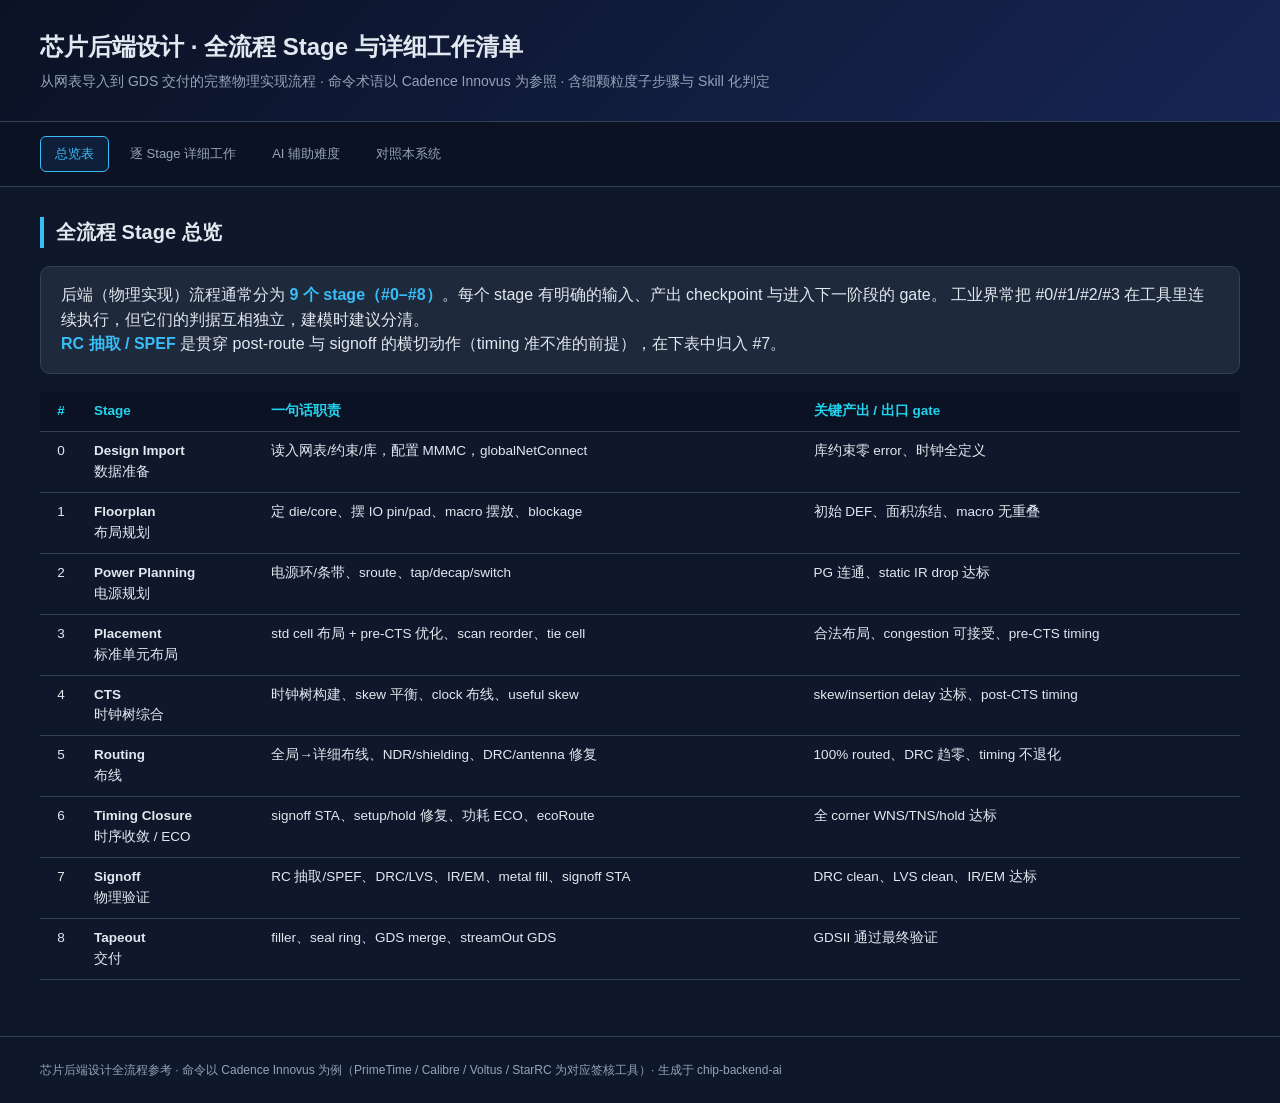
<file: docs/backend_stages.html>
<!DOCTYPE html>
<html lang="zh-CN">
<head>
<meta charset="UTF-8">
<meta name="viewport" content="width=device-width, initial-scale=1.0">
<title>芯片后端设计 · 全流程 Stage 与详细工作清单</title>
<style>
  :root{
    --bg:#0f172a; --panel:#1e293b; --panel2:#273449; --line:#334155;
    --text:#e2e8f0; --muted:#94a3b8; --accent:#38bdf8; --accent2:#22d3ee;
    --ok:#22c55e; --warn:#f59e0b; --err:#ef4444; --info:#a78bfa;
  }
  *{box-sizing:border-box}
  body{margin:0;font-family:-apple-system,"Segoe UI",Helvetica,"PingFang SC","Microsoft YaHei",sans-serif;
       background:var(--bg);color:var(--text);line-height:1.55}
  header{padding:28px 40px;background:linear-gradient(135deg,#0b1224 0%,#172554 100%);
         border-bottom:1px solid var(--line)}
  header h1{margin:0;font-size:24px}
  header p{margin:6px 0 0;color:var(--muted);font-size:14px}
  nav.tabs{display:flex;flex-wrap:wrap;gap:6px;padding:14px 40px;background:#0b1224;
           border-bottom:1px solid var(--line);position:sticky;top:0;z-index:10}
  nav.tabs button{background:transparent;color:var(--muted);border:1px solid transparent;
                  padding:8px 14px;border-radius:6px;cursor:pointer;font-size:13px;font-family:inherit}
  nav.tabs button:hover{color:var(--text);background:#1e293b}
  nav.tabs button.active{color:var(--accent);background:#0f1f3a;border-color:var(--accent)}
  main{padding:30px 40px;max-width:1380px;margin:0 auto}
  section{display:none;animation:fade .25s ease}
  section.active{display:block}
  @keyframes fade{from{opacity:0;transform:translateY(4px)}to{opacity:1;transform:none}}
  h2{font-size:20px;border-left:4px solid var(--accent);padding-left:12px;margin-top:0}
  h3{font-size:16px;color:var(--accent2);margin-top:28px;display:flex;align-items:center;gap:10px}
  p{color:#cbd5e1}
  .stagenum{display:inline-flex;align-items:center;justify-content:center;width:30px;height:30px;
            border-radius:50%;background:#0f1f3a;border:2px solid var(--accent);color:var(--accent);
            font-size:14px;font-weight:700;flex:none}
  table{width:100%;border-collapse:collapse;margin:10px 0 26px;font-size:13.5px}
  th,td{padding:9px 12px;border-bottom:1px solid var(--line);text-align:left;vertical-align:top}
  th{background:#0b1224;color:var(--accent2);font-weight:600}
  tr:hover td{background:#1a2540}
  td code,p code,li code{font-family:"SF Mono",Consolas,monospace;color:#fbbf24;font-size:12.5px}
  .tag{display:inline-block;font-size:11px;padding:2px 9px;border-radius:10px;
       background:#334155;color:var(--text);white-space:nowrap}
  .tag.ok{background:#14532d;color:#bbf7d0}
  .tag.warn{background:#7c2d12;color:#fed7aa}
  .tag.err{background:#7f1d1d;color:#fecaca}
  .tag.info{background:#3730a3;color:#c7d2fe}
  .new{display:inline-block;font-size:10px;padding:1px 6px;border-radius:8px;background:#3730a3;
       color:#c7d2fe;margin-left:6px;vertical-align:middle;font-weight:600}
  .lead{background:var(--panel);border:1px solid var(--line);border-radius:10px;padding:16px 20px;margin:18px 0}
  .lead b{color:var(--accent)}
  .ovw td:first-child{white-space:nowrap}
  .col-num{width:42px;text-align:center}
  .legend{display:flex;gap:18px;flex-wrap:wrap;margin:12px 0;font-size:12.5px;color:var(--muted);
          background:var(--panel);border:1px solid var(--line);border-radius:8px;padding:12px 16px}
  .legend span{display:inline-flex;align-items:center;gap:6px}
  footer{padding:24px 40px;color:var(--muted);font-size:12px;border-top:1px solid var(--line)}
  .stage-block{background:var(--panel);border:1px solid var(--line);border-radius:10px;
               padding:18px 22px;margin:0 0 22px}
  .meta-row{display:flex;flex-wrap:wrap;gap:10px;margin:8px 0 14px}
  .chip{font-size:12px;padding:4px 10px;border-radius:8px;background:#0b1224;border:1px solid var(--line);color:var(--muted)}
  .chip b{color:var(--accent2)}
  .skcol{width:118px}
</style>
</head>
<body>
<header>
  <h1>芯片后端设计 · 全流程 Stage 与详细工作清单</h1>
  <p>从网表导入到 GDS 交付的完整物理实现流程 · 命令术语以 Cadence Innovus 为参照 · 含细颗粒度子步骤与 Skill 化判定</p>
</header>

<nav class="tabs">
  <button class="active" data-tab="overview">总览表</button>
  <button data-tab="detail">逐 Stage 详细工作</button>
  <button data-tab="ai">AI 辅助难度</button>
  <button data-tab="map">对照本系统</button>
</nav>

<main>

<!-- ============ 总览 ============ -->
<section id="overview" class="active">
  <h2>全流程 Stage 总览</h2>
  <div class="lead">
    后端（物理实现）流程通常分为 <b>9 个 stage（#0–#8）</b>。每个 stage 有明确的输入、产出 checkpoint 与进入下一阶段的 gate。
    工业界常把 #0/#1/#2/#3 在工具里连续执行，但它们的判据互相独立，建模时建议分清。
    <br><b>RC 抽取 / SPEF</b> 是贯穿 post-route 与 signoff 的横切动作（timing 准不准的前提），在下表中归入 #7。
  </div>
  <table class="ovw">
    <thead>
      <tr><th class="col-num">#</th><th>Stage</th><th>一句话职责</th><th>关键产出 / 出口 gate</th></tr>
    </thead>
    <tbody>
      <tr><td class="col-num">0</td><td><b>Design Import</b><br>数据准备</td><td>读入网表/约束/库，配置 MMMC，globalNetConnect</td><td>库约束零 error、时钟全定义</td></tr>
      <tr><td class="col-num">1</td><td><b>Floorplan</b><br>布局规划</td><td>定 die/core、摆 IO pin/pad、macro 摆放、blockage</td><td>初始 DEF、面积冻结、macro 无重叠</td></tr>
      <tr><td class="col-num">2</td><td><b>Power Planning</b><br>电源规划</td><td>电源环/条带、sroute、tap/decap/switch</td><td>PG 连通、static IR drop 达标</td></tr>
      <tr><td class="col-num">3</td><td><b>Placement</b><br>标准单元布局</td><td>std cell 布局 + pre-CTS 优化、scan reorder、tie cell</td><td>合法布局、congestion 可接受、pre-CTS timing</td></tr>
      <tr><td class="col-num">4</td><td><b>CTS</b><br>时钟树综合</td><td>时钟树构建、skew 平衡、clock 布线、useful skew</td><td>skew/insertion delay 达标、post-CTS timing</td></tr>
      <tr><td class="col-num">5</td><td><b>Routing</b><br>布线</td><td>全局→详细布线、NDR/shielding、DRC/antenna 修复</td><td>100% routed、DRC 趋零、timing 不退化</td></tr>
      <tr><td class="col-num">6</td><td><b>Timing Closure</b><br>时序收敛 / ECO</td><td>signoff STA、setup/hold 修复、功耗 ECO、ecoRoute</td><td>全 corner WNS/TNS/hold 达标</td></tr>
      <tr><td class="col-num">7</td><td><b>Signoff</b><br>物理验证</td><td>RC 抽取/SPEF、DRC/LVS、IR/EM、metal fill、signoff STA</td><td>DRC clean、LVS clean、IR/EM 达标</td></tr>
      <tr><td class="col-num">8</td><td><b>Tapeout</b><br>交付</td><td>filler、seal ring、GDS merge、streamOut GDS</td><td>GDSII 通过最终验证</td></tr>
    </tbody>
  </table>
</section>

<!-- ============ 逐 Stage 详细 ============ -->
<section id="detail">
  <h2>逐 Stage 详细工作</h2>
  <div class="legend">
    <span><span class="new">➕</span> 本轮补全的子步骤</span>
    <span><span class="tag ok">✅ 机械</span> 确定性/可参数化 → 适合做 skill</span>
    <span><span class="tag warn">⚠️ 部分</span> 机械部分可 skill，判断部分留给 agent</span>
    <span><span class="tag err">❌ 判断</span> 经验/策略/人工 gate，不做 skill</span>
  </div>

  <!-- 0 -->
  <div class="stage-block">
    <h3><span class="stagenum">0</span> Design Import / 数据准备</h3>
    <div class="meta-row">
      <span class="chip"><b>输入：</b>综合后网表、SDC、std cell 库、tech LEF、macro LEF、MMMC/RC 配置</span>
    </div>
    <table>
      <thead><tr><th style="width:38%">详细工作</th><th style="width:30%">关键命令 (Innovus)</th><th class="skcol">Skill 化</th><th>说明</th></tr></thead>
      <tbody>
        <tr><td>读入网表与物理/时序库</td><td><code>read_netlist</code> · <code>read_physical -lef</code></td><td><span class="tag ok">✅ 机械</span></td><td>std cell + macro + tech LEF</td></tr>
        <tr><td>读 RC tech / QRC techfile / captable <span class="new">➕</span></td><td><code>read RC tech</code></td><td><span class="tag ok">✅ 机械</span></td><td>RC 抽取设置，否则 timing 不准</td></tr>
        <tr><td>globalNetConnect（连 PG 逻辑网） <span class="new">➕</span></td><td><code>globalNetConnect</code></td><td><span class="tag ok">✅ 机械</span></td><td>cell PG pin → VDD/VSS</td></tr>
        <tr><td>读 tie / physical-only cell、don't-use 列表 <span class="new">➕</span></td><td>—</td><td><span class="tag ok">✅ 机械</span></td><td>配置可用单元集合</td></tr>
        <tr><td>配置 MMMC 多模式多角</td><td><code>create_constraint_mode</code> · <code>create_analysis_view</code></td><td><span class="tag ok">✅ 机械</span></td><td>ss/ff/tt corner × func/test 模式</td></tr>
        <tr><td>加载 SDC 约束</td><td><code>read_sdc</code></td><td><span class="tag ok">✅ 机械</span></td><td>时钟、IO delay、false/multicycle</td></tr>
        <tr><td>读 IO assignment / pad 约束文件 <span class="new">➕</span></td><td>—</td><td><span class="tag ok">✅ 机械</span></td><td>上游给定的 pin/pad 位置</td></tr>
        <tr><td>读 UPF / CPF 低功耗意图 <span class="new">➕</span></td><td><code>read_power_intent</code></td><td><span class="tag warn">⚠️ 部分</span></td><td>多电压域 / power domain</td></tr>
        <tr><td>完整性检查（含组合环、unconstrained） <span class="new">➕</span></td><td><code>check_design</code> · <code>check_timing</code></td><td><span class="tag ok">✅ 机械</span></td><td>missing lib、未定义时钟、悬空引用</td></tr>
      </tbody>
    </table>
    <p><b>出口判据：</b>库/约束加载零 error，时钟全部定义，无悬空引用。</p>
  </div>

  <!-- 1 -->
  <div class="stage-block">
    <h3><span class="stagenum">1</span> Floorplan / 布局规划</h3>
    <div class="meta-row">
      <span class="chip"><b>输入：</b>导入完成的 design、die/utilization 目标、macro 清单</span>
      <span class="chip"><b>判断权重：</b>高（最考验经验）</span>
    </div>
    <table>
      <thead><tr><th style="width:38%">详细工作</th><th style="width:30%">关键命令 (Innovus)</th><th class="skcol">Skill 化</th><th>说明</th></tr></thead>
      <tbody>
        <tr><td>定义 die/core 尺寸、aspect ratio、形状 <span class="new">➕</span></td><td><code>floorPlan -site -r/-d</code></td><td><span class="tag warn">⚠️ 部分</span></td><td>目标可参数化，矩形/rectilinear 形状需判断</td></tr>
        <tr><td>摆 IO pin（block 级） <span class="new">➕</span></td><td><code>editPin</code> · <code>assign_io_pins</code></td><td><span class="tag warn">⚠️ 部分</span></td><td>定边/层/顺序/间距；对齐数据流是判断</td></tr>
        <tr><td>IO/pad ring（top 级）、bump/RDL <span class="new">➕</span></td><td><code>addIoRow</code> · pad ring</td><td><span class="tag warn">⚠️ 部分</span></td><td>pad、corner cell、filler pad、flip-chip bump</td></tr>
        <tr><td>Macro 摆放（按数据流，靠边/靠角）</td><td><code>placeInstance</code></td><td><span class="tag err">❌ 判断</span></td><td>顺信号流摆放，经验主导</td></tr>
        <tr><td>Macro 朝向 flip/rotate（为 pin access） <span class="new">➕</span></td><td>—</td><td><span class="tag err">❌ 判断</span></td><td>朝向影响布线可达性</td></tr>
        <tr><td>Macro 间 channel + halo/keepout</td><td><code>addHaloToBlock</code></td><td><span class="tag warn">⚠️ 部分</span></td><td>给定摆位后可模板化生成</td></tr>
        <tr><td>多种 blockage（hard/soft/partial/route） <span class="new">➕</span></td><td><code>createPlaceBlockage</code> · <code>createRouteBlockage</code></td><td><span class="tag ok">✅ 机械</span></td><td>控制布局/布线区域</td></tr>
        <tr><td>power domain / voltage area 定义 <span class="new">➕</span></td><td><code>createVoltageArea</code></td><td><span class="tag warn">⚠️ 部分</span></td><td>多 Vdd 设计</td></tr>
        <tr><td>partition / black box / 层次化 floorplan <span class="new">➕</span></td><td><code>createPartition</code></td><td><span class="tag err">❌ 判断</span></td><td>层次化流程的切分策略</td></tr>
        <tr><td>floorplan 检查 <span class="new">➕</span></td><td><code>checkFPlan</code></td><td><span class="tag ok">✅ 机械</span></td><td>验证摆放合法性</td></tr>
      </tbody>
    </table>
    <p><b>出口判据：</b>面积/形状冻结，macro 无重叠，channel 达标，初始 utilization 落在目标区间。</p>
  </div>

  <!-- 2 -->
  <div class="stage-block">
    <h3><span class="stagenum">2</span> Power Planning / 电源规划</h3>
    <div class="meta-row">
      <span class="chip"><b>输入：</b>floorplan 后 DEF、功耗预算、IR-drop 目标</span>
    </div>
    <table>
      <thead><tr><th style="width:38%">详细工作</th><th style="width:30%">关键命令 (Innovus)</th><th class="skcol">Skill 化</th><th>说明</th></tr></thead>
      <tbody>
        <tr><td>建电源环（core ring + macro ring）</td><td><code>addRing</code></td><td><span class="tag ok">✅ 机械</span></td><td>参数化模板（layer/width/spacing）</td></tr>
        <tr><td>铺电源条带</td><td><code>addStripe</code></td><td><span class="tag ok">✅ 机械</span></td><td>pitch/width，均匀供电</td></tr>
        <tr><td>特殊布线 sroute</td><td><code>sroute</code></td><td><span class="tag ok">✅ 机械</span></td><td>连 ring/stripe 到 rail/macro pin/IO</td></tr>
        <tr><td>follow-pin / std cell M1 rail 布线 <span class="new">➕</span></td><td><code>sroute -nets</code></td><td><span class="tag ok">✅ 机械</span></td><td>标准单元供电轨</td></tr>
        <tr><td>macro PG pin / secondary PG / always-on <span class="new">➕</span></td><td>—</td><td><span class="tag warn">⚠️ 部分</span></td><td>低功耗设计的二级供电</td></tr>
        <tr><td>tap cell / endcap</td><td><code>addWellTap</code> · <code>addEndCap</code></td><td><span class="tag ok">✅ 机械</span></td><td>规则化插入</td></tr>
        <tr><td>power switch（header/footer）插入 <span class="new">➕</span></td><td>—</td><td><span class="tag warn">⚠️ 部分</span></td><td>power gating</td></tr>
        <tr><td>decap（去耦电容）插入 <span class="new">➕</span></td><td><code>addDeCapCellCandidates</code></td><td><span class="tag ok">✅ 机械</span></td><td>压动态 IR</td></tr>
        <tr><td>early IR-drop / EM 评估（static + dynamic） <span class="new">➕</span></td><td><code>analyzeIR</code></td><td><span class="tag ok">✅ 机械</span></td><td>验证 PG 强度（结果解析）</td></tr>
      </tbody>
    </table>
    <p><b>出口判据：</b>PG 网络连通无断点，static IR drop 在阈值内（通常 &lt; 电源电压 2–5%），无 floating PG。</p>
  </div>

  <!-- 3 -->
  <div class="stage-block">
    <h3><span class="stagenum">3</span> Placement / 标准单元布局</h3>
    <div class="meta-row">
      <span class="chip"><b>输入：</b>floorplan + PG 完成的 DEF</span>
    </div>
    <table>
      <thead><tr><th style="width:38%">详细工作</th><th style="width:30%">关键命令 (Innovus)</th><th class="skcol">Skill 化</th><th>说明</th></tr></thead>
      <tbody>
        <tr><td>标准单元布局 + 优化</td><td><code>place_opt_design</code></td><td><span class="tag ok">✅ 机械</span></td><td>含 buffer/sizing/pre-CTS timing（执行）</td></tr>
        <tr><td>tie cell 插入（tie hi/lo） <span class="new">➕</span></td><td><code>addTieHiLo</code></td><td><span class="tag ok">✅ 机械</span></td><td>常数驱动</td></tr>
        <tr><td>设置模式 + cell padding / density 控制 <span class="new">➕</span></td><td><code>setPlaceMode</code></td><td><span class="tag warn">⚠️ 部分</span></td><td>timing-driven vs congestion-driven</td></tr>
        <tr><td>early / trial global route 估 congestion <span class="new">➕</span></td><td><code>earlyGlobalRoute</code></td><td><span class="tag ok">✅ 机械</span></td><td>布局阶段拥塞预判</td></tr>
        <tr><td>scan chain reorder</td><td><code>scanReorder</code></td><td><span class="tag ok">✅ 机械</span></td><td>按物理位置重排扫描链</td></tr>
        <tr><td>congestion 分析与缓解</td><td><code>report_congestion</code></td><td><span class="tag warn">⚠️ 部分</span></td><td>分析机械，缓解策略需判断</td></tr>
        <tr><td>高扇出网综合 (HFNS)</td><td>—</td><td><span class="tag ok">✅ 机械</span></td><td>reset/enable 先做 buffer 树</td></tr>
        <tr><td>spare / ECO cell 预摆 <span class="new">➕</span></td><td>—</td><td><span class="tag warn">⚠️ 部分</span></td><td>为后续 metal-only ECO 预留</td></tr>
        <tr><td>布局合法化与检查</td><td><code>refinePlace</code> · <code>checkPlace</code></td><td><span class="tag ok">✅ 机械</span></td><td>无重叠、density 合理</td></tr>
      </tbody>
    </table>
    <p><b>出口判据：</b>合法布局无重叠，congestion overflow 可接受（无明显 hotspot），pre-CTS WNS/TNS 在可收敛范围。</p>
  </div>

  <!-- 4 -->
  <div class="stage-block">
    <h3><span class="stagenum">4</span> CTS / 时钟树综合</h3>
    <div class="meta-row">
      <span class="chip"><b>输入：</b>placement 后 DEF、CTS spec（target skew / insertion delay / max trans）</span>
    </div>
    <table>
      <thead><tr><th style="width:38%">详细工作</th><th style="width:30%">关键命令 (Innovus)</th><th class="skcol">Skill 化</th><th>说明</th></tr></thead>
      <tbody>
        <tr><td>配置 ccopt spec（skew group/balancing/target） <span class="new">➕</span></td><td><code>create_ccopt_clock_tree_spec</code></td><td><span class="tag warn">⚠️ 部分</span></td><td>buffer 库、target skew、max trans/cap</td></tr>
        <tr><td>定义 ignore / non-stop / exclude pin <span class="new">➕</span></td><td><code>set_ccopt_property</code></td><td><span class="tag warn">⚠️ 部分</span></td><td>控制时钟树边界</td></tr>
        <tr><td>clock NDR + clock shielding <span class="new">➕</span></td><td><code>create_route_rule</code></td><td><span class="tag ok">✅ 机械</span></td><td>加宽加间距、抗串扰</td></tr>
        <tr><td>clock gating / mesh / H-tree 处理 <span class="new">➕</span></td><td>—</td><td><span class="tag err">❌ 判断</span></td><td>高性能拓扑选择</td></tr>
        <tr><td>时钟树构建 + skew 平衡</td><td><code>ccopt_design</code></td><td><span class="tag ok">✅ 机械</span></td><td>并发时钟+数据优化（执行）</td></tr>
        <tr><td>clock net 布线 <span class="new">➕</span></td><td>—</td><td><span class="tag ok">✅ 机械</span></td><td>时钟走中高层 + NDR</td></tr>
        <tr><td>useful skew 优化 <span class="new">➕</span></td><td>—</td><td><span class="tag warn">⚠️ 部分</span></td><td>借时序裕量</td></tr>
        <tr><td>post-CTS 优化 + DRV 修复</td><td><code>optDesign -postCTS</code></td><td><span class="tag ok">✅ 机械</span></td><td>hold/setup + max trans/cap</td></tr>
        <tr><td>跨 mode insertion delay 平衡 <span class="new">➕</span></td><td>—</td><td><span class="tag warn">⚠️ 部分</span></td><td>多模式一致性</td></tr>
        <tr><td>时钟树报告与检查</td><td><code>report_ccopt_clock_trees</code></td><td><span class="tag ok">✅ 机械</span></td><td>skew / insertion / clock power（解析）</td></tr>
      </tbody>
    </table>
    <p><b>出口判据：</b>global skew 达标，insertion delay 在预算内，post-CTS timing（含 hold）无大幅退化，clock transition 达标。</p>
  </div>

  <!-- 5 -->
  <div class="stage-block">
    <h3><span class="stagenum">5</span> Routing / 布线</h3>
    <div class="meta-row">
      <span class="chip"><b>输入：</b>CTS 后 DEF</span>
    </div>
    <table>
      <thead><tr><th style="width:38%">详细工作</th><th style="width:30%">关键命令 (Innovus)</th><th class="skcol">Skill 化</th><th>说明</th></tr></thead>
      <tbody>
        <tr><td>全局布线 Global Route</td><td><code>routeDesign</code> (global)</td><td><span class="tag ok">✅ 机械</span></td><td>估 congestion，分配资源</td></tr>
        <tr><td>Track Assignment</td><td>—</td><td><span class="tag ok">✅ 机械</span></td><td>长直线段分配到 track</td></tr>
        <tr><td>详细布线 Detail Route</td><td><code>routeDesign</code> / NanoRoute</td><td><span class="tag ok">✅ 机械</span></td><td>实际几何布线（执行）</td></tr>
        <tr><td>关键网 NDR + shielding、SI/timing-driven 模式 <span class="new">➕</span></td><td><code>setNanoRouteMode</code></td><td><span class="tag warn">⚠️ 部分</span></td><td>哪些网用 NDR 是判断</td></tr>
        <tr><td>Post-route 优化</td><td><code>optDesign -postRoute</code></td><td><span class="tag ok">✅ 机械</span></td><td>修 timing + 处理 SI</td></tr>
        <tr><td>DRC 修复 + search &amp; repair 迭代 <span class="new">➕</span></td><td><code>verify_drc</code></td><td><span class="tag warn">⚠️ 部分</span></td><td>分类机械，复杂违例策略需判断</td></tr>
        <tr><td>Antenna 修复（插 diode）</td><td>antenna fixing</td><td><span class="tag ok">✅ 机械</span></td><td>消除天线效应</td></tr>
        <tr><td>冗余 via 插入 / via pillar / via 优化 <span class="new">➕</span></td><td><code>setNanoRouteMode -drouteUseMultiCutVia</code></td><td><span class="tag ok">✅ 机械</span></td><td>提升良率/可靠性</td></tr>
        <tr><td>notch/gap fix、wire spreading/widening <span class="new">➕</span></td><td>—</td><td><span class="tag ok">✅ 机械</span></td><td>几何质量优化</td></tr>
        <tr><td>多重曝光 coloring / DPT <span class="new">➕</span></td><td>—</td><td><span class="tag ok">✅ 机械</span></td><td>先进节点</td></tr>
        <tr><td>SI / crosstalk 分析</td><td>—</td><td><span class="tag ok">✅ 机械</span></td><td>noise + delay 受扰（解析）</td></tr>
      </tbody>
    </table>
    <p><b>出口判据：</b>100% routed（无 open），DRC 趋零，timing 不退化，antenna 清。</p>
  </div>

  <!-- 6 -->
  <div class="stage-block">
    <h3><span class="stagenum">6</span> Timing Closure / 时序收敛 · ECO</h3>
    <div class="meta-row">
      <span class="chip"><b>输入：</b>route 后 DEF + signoff STA 报告</span>
      <span class="chip"><b>判断权重：</b>高（需定修复策略）</span>
    </div>
    <table>
      <thead><tr><th style="width:38%">详细工作</th><th style="width:30%">关键命令 (Innovus)</th><th class="skcol">Skill 化</th><th>说明</th></tr></thead>
      <tbody>
        <tr><td>Signoff STA（跨所有 corner/mode）</td><td><code>report_timing -late/-early</code></td><td><span class="tag ok">✅ 机械</span></td><td>执行 + 报告解析</td></tr>
        <tr><td>Setup 修复</td><td><code>optDesign -postRoute</code></td><td><span class="tag warn">⚠️ 部分</span></td><td>执行机械，策略选择是判断</td></tr>
        <tr><td>Hold 修复</td><td><code>optDesign -postRoute -hold</code></td><td><span class="tag warn">⚠️ 部分</span></td><td>插 buffer，注意不破坏 setup</td></tr>
        <tr><td>SI / crosstalk timing 收敛 <span class="new">➕</span></td><td>—</td><td><span class="tag warn">⚠️ 部分</span></td><td>delay + noise</td></tr>
        <tr><td>DRV（max trans/cap/fanout）修复 <span class="new">➕</span></td><td>—</td><td><span class="tag ok">✅ 机械</span></td><td>规则化修复</td></tr>
        <tr><td>min pulse width / clock-gating check 修复 <span class="new">➕</span></td><td>—</td><td><span class="tag warn">⚠️ 部分</span></td><td>时钟相关检查</td></tr>
        <tr><td>功耗 ECO（leakage 回收 / multi-Vt / downsizing） <span class="new">➕</span></td><td><code>optPower</code></td><td><span class="tag warn">⚠️ 部分</span></td><td>不退化 timing 前提下省功耗</td></tr>
        <tr><td>增量 ECO（freeze placement）</td><td><code>ecoPlace</code> · <code>ecoRoute</code></td><td><span class="tag ok">✅ 机械</span></td><td>最小化扰动（执行）</td></tr>
        <tr><td>生成 / 读回 ECO change list <span class="new">➕</span></td><td>—</td><td><span class="tag ok">✅ 机械</span></td><td>ECO 流水线衔接</td></tr>
        <tr><td>功能性 ECO（metal-only / spare cell） <span class="new">➕</span></td><td>—</td><td><span class="tag err">❌ 判断</span></td><td>逻辑变更，与 timing ECO 区分</td></tr>
        <tr><td>多 corner 收敛</td><td>—</td><td><span class="tag warn">⚠️ 部分</span></td><td>一 corner 修复不引另一 corner 违例</td></tr>
      </tbody>
    </table>
    <p><b>出口判据：</b>所有 view 下 setup WNS/TNS、hold WNS 满足 <code>target_ppa.timing</code>。</p>
  </div>

  <!-- 7 -->
  <div class="stage-block">
    <h3><span class="stagenum">7</span> Signoff / 物理验证</h3>
    <div class="meta-row">
      <span class="chip"><b>输入：</b>timing 收敛后的最终 DEF</span>
      <span class="chip"><b>工具：</b>StarRC/QRC · Calibre/Pegasus · Voltus · PrimeTime</span>
    </div>
    <table>
      <thead><tr><th style="width:38%">详细工作</th><th style="width:30%">工具 / 命令</th><th class="skcol">Skill 化</th><th>说明</th></tr></thead>
      <tbody>
        <tr><td>RC 抽取 → 生成 SPEF <span class="new">➕</span></td><td>StarRC / QRC</td><td><span class="tag ok">✅ 机械</span></td><td><b>signoff timing 的前提</b>，横切动作</td></tr>
        <tr><td>Signoff STA（含 SI、OCV/AOCV/POCV）</td><td>PrimeTime</td><td><span class="tag ok">✅ 机械</span></td><td>执行 + 解析</td></tr>
        <tr><td>crosstalk / noise signoff <span class="new">➕</span></td><td>PrimeTime SI</td><td><span class="tag ok">✅ 机械</span></td><td>噪声签核</td></tr>
        <tr><td>Signoff DRC</td><td>Calibre / Pegasus</td><td><span class="tag ok">✅ 机械</span></td><td>foundry rule deck 全检</td></tr>
        <tr><td>LVS（版图 vs 原理图）</td><td>Calibre LVS</td><td><span class="tag ok">✅ 机械</span></td><td>连接一致性</td></tr>
        <tr><td>ERC / floating gate / antenna 最终 <span class="new">➕</span></td><td>—</td><td><span class="tag ok">✅ 机械</span></td><td>电气规则检查</td></tr>
        <tr><td>Signoff IR-drop（static + dynamic w/ VCD） <span class="new">➕</span></td><td><code>analyzeIR</code> / Voltus</td><td><span class="tag ok">✅ 机械</span></td><td>带活动率的动态压降</td></tr>
        <tr><td>EM（signal EM + power EM） <span class="new">➕</span></td><td>Voltus</td><td><span class="tag ok">✅ 机械</span></td><td>电迁移可靠性</td></tr>
        <tr><td>metal density check + metal fill <span class="new">➕</span></td><td><code>addMetalFill</code></td><td><span class="tag ok">✅ 机械</span></td><td>满足 density 规则</td></tr>
        <tr><td>DFM / litho（LFD）检查 <span class="new">➕</span></td><td>—</td><td><span class="tag ok">✅ 机械</span></td><td>可制造性</td></tr>
        <tr><td>waiver 判定 <span class="new">➕</span></td><td>—</td><td><span class="tag err">❌ 判断</span></td><td>违例豁免需人类把关</td></tr>
        <tr><td>Formal / LEC 等价性</td><td>Conformal / Formality</td><td><span class="tag warn">⚠️ 部分</span></td><td>有 ECO 时验证逻辑等价</td></tr>
      </tbody>
    </table>
    <p><b>出口判据：</b>DRC clean、LVS clean、IR/EM 达标、signoff timing 全 view pass。</p>
  </div>

  <!-- 8 -->
  <div class="stage-block">
    <h3><span class="stagenum">8</span> Tapeout / GDS 交付</h3>
    <div class="meta-row">
      <span class="chip"><b>判断权重：</b>高（人工终审）</span>
    </div>
    <table>
      <thead><tr><th style="width:38%">详细工作</th><th style="width:30%">命令</th><th class="skcol">Skill 化</th><th>说明</th></tr></thead>
      <tbody>
        <tr><td>最终 filler 填充</td><td><code>addFiller</code></td><td><span class="tag ok">✅ 机械</span></td><td>填满空隙满足 density</td></tr>
        <tr><td>seal ring / scribe line / 对齐 mark / logo <span class="new">➕</span></td><td>—</td><td><span class="tag warn">⚠️ 部分</span></td><td>芯片收尾结构</td></tr>
        <tr><td>与 analog/硬 IP 的 GDS merge + merge 后 DRC <span class="new">➕</span></td><td>—</td><td><span class="tag warn">⚠️ 部分</span></td><td>顶层集成</td></tr>
        <tr><td>final antenna diode / dummy 收尾 <span class="new">➕</span></td><td>—</td><td><span class="tag ok">✅ 机械</span></td><td>最终修补</td></tr>
        <tr><td>输出 GDSII</td><td><code>streamOut</code></td><td><span class="tag ok">✅ 机械</span></td><td>+ LEF/DEF abstract</td></tr>
        <tr><td>生成交付物</td><td>—</td><td><span class="tag ok">✅ 机械</span></td><td>ECO netlist、SDF、SPEF、报告</td></tr>
        <tr><td>Tapeout checklist 终审</td><td>—</td><td><span class="tag err">❌ 判断</span></td><td>最终签核清单</td></tr>
      </tbody>
    </table>
    <p><b>出口判据：</b>GDS 通过最终验证，交付包完整。</p>
  </div>
</section>

<!-- ============ AI 难度 ============ -->
<section id="ai">
  <h2>各 Stage 的 AI 辅助 / 自动化难度</h2>
  <p>用于判断 agent 应在哪些 stage 全自动推进，哪些 stage 需停下来请人确认。</p>
  <table>
    <thead>
      <tr><th class="col-num">#</th><th>Stage</th><th>可脚本化程度</th><th>人类判断权重</th><th>适合 AI 自动跑？</th></tr>
    </thead>
    <tbody>
      <tr><td class="col-num">0</td><td>Design Import</td><td><span class="tag ok">高</span></td><td><span class="tag ok">低</span></td><td>✅ 全自动</td></tr>
      <tr><td class="col-num">1</td><td>Floorplan (macro/pin)</td><td><span class="tag err">低</span></td><td><span class="tag err">高</span></td><td>⚠️ 辅助为主，人定 macro/pin</td></tr>
      <tr><td class="col-num">2</td><td>Power Planning</td><td><span class="tag ok">中-高</span></td><td><span class="tag warn">中</span></td><td>✅ 模板化，参数可调</td></tr>
      <tr><td class="col-num">3</td><td>Placement</td><td><span class="tag ok">高</span></td><td><span class="tag warn">中</span></td><td>✅ 自动 + 人看 congestion</td></tr>
      <tr><td class="col-num">4</td><td>CTS</td><td><span class="tag ok">中-高</span></td><td><span class="tag warn">中</span></td><td>✅ 自动 + 人定 spec</td></tr>
      <tr><td class="col-num">5</td><td>Routing</td><td><span class="tag ok">高</span></td><td><span class="tag warn">低-中</span></td><td>✅ 自动，人看 DRC 收敛</td></tr>
      <tr><td class="col-num">6</td><td>Timing ECO</td><td><span class="tag warn">中</span></td><td><span class="tag err">高</span></td><td>⚠️ 自动跑 + 人定策略</td></tr>
      <tr><td class="col-num">7</td><td>Signoff</td><td><span class="tag warn">中</span></td><td><span class="tag err">高</span></td><td>⚠️ 自动跑工具，人判 waiver</td></tr>
      <tr><td class="col-num">8</td><td>Tapeout</td><td><span class="tag ok">高</span></td><td><span class="tag err">高</span></td><td>❌ 人工把关</td></tr>
    </tbody>
  </table>
  <div class="lead">
    <b>结论：</b>macro/pin 摆放（#1）和 timing ECO（#6）是判断权重最高的两段，agent 应在这两处显式停下来请人确认；
    其余高可脚本化的 stage 适合 agent 自动推进，人只看关键报告（congestion / DRC / timing）。
    <br><b>Skill 化提示：</b>详细表中 <span class="tag ok">✅ 机械</span> 的步骤坍缩成两个横切 skill 家族——
    知识类（已有 <code>search-eda-command</code> 等）与动作类（缺 <code>parse-eda-report</code> + <code>run-eda-script</code>，价值最大）。
  </div>
</section>

<!-- ============ 对照本系统 ============ -->
<section id="map">
  <h2>对照本系统当前建模</h2>
  <p>本系统 orchestrator 目前把 9 个工业 stage 精简为 <b>3 个流水线 stage + 2 个特殊角色</b>。</p>
  <table>
    <thead>
      <tr><th>本系统</th><th>类型</th><th>覆盖的工业 stage</th><th>备注</th></tr>
    </thead>
    <tbody>
      <tr><td><code>spec</code></td><td><span class="tag info">人工审批阶段</span></td><td>—</td><td>SPEC_REVIEW，不在 stages 流水线里</td></tr>
      <tr><td><code>floorplan</code></td><td><span class="tag">流水线 stage</span></td><td>#0 Import + #1 Floorplan + #2 Power + #3 Placement</td><td><span class="tag warn">偏粗</span> 4 步合并</td></tr>
      <tr><td><code>cts</code></td><td><span class="tag">流水线 stage</span></td><td>#4 CTS</td><td>—</td></tr>
      <tr><td><code>route</code></td><td><span class="tag">流水线 stage</span></td><td>#5 Routing</td><td>—</td></tr>
      <tr><td><code>timing-eco</code></td><td><span class="tag info">按需 agent</span></td><td>#6 Timing Closure</td><td>可在任意 stage 后派发</td></tr>
      <tr><td><span class="tag err">缺</span></td><td>—</td><td>#7 Signoff（含 RC 抽取/SPEF）</td><td>termination_criteria 已声明但无对应 stage</td></tr>
      <tr><td><span class="tag err">缺</span></td><td>—</td><td>#8 Tapeout</td><td>可能有意排除在自动流程外</td></tr>
    </tbody>
  </table>
  <div class="lead">
    <b>两点建议：</b><br>
    ① 把 <code>placement</code> 从 floorplan 拆出来做独立 stage——它有自己的 gate（congestion、pre-CTS timing），失败时可独立 retry 而不连累 macro 摆放。<br>
    ② 补一个 <code>signoff</code> stage（含 RC 抽取/SPEF），让 <code>termination_criteria</code> 里的 timing/DRC 目标有真正的 gate 守着。<br>
    建议目标流水线：<code>floorplan → placement → cts → route → signoff</code>。
  </div>
</section>

</main>

<footer>
  芯片后端设计全流程参考 · 命令以 Cadence Innovus 为例（PrimeTime / Calibre / Voltus / StarRC 为对应签核工具）· 生成于 chip-backend-ai
</footer>

<script>
  const tabs = document.querySelectorAll('nav.tabs button');
  const sections = document.querySelectorAll('main section');
  tabs.forEach(btn => btn.addEventListener('click', () => {
    tabs.forEach(b => b.classList.remove('active'));
    sections.forEach(s => s.classList.remove('active'));
    btn.classList.add('active');
    document.getElementById(btn.dataset.tab).classList.add('active');
    window.scrollTo({top:0, behavior:'smooth'});
  }));
</script>
</body>
</html>
</file>
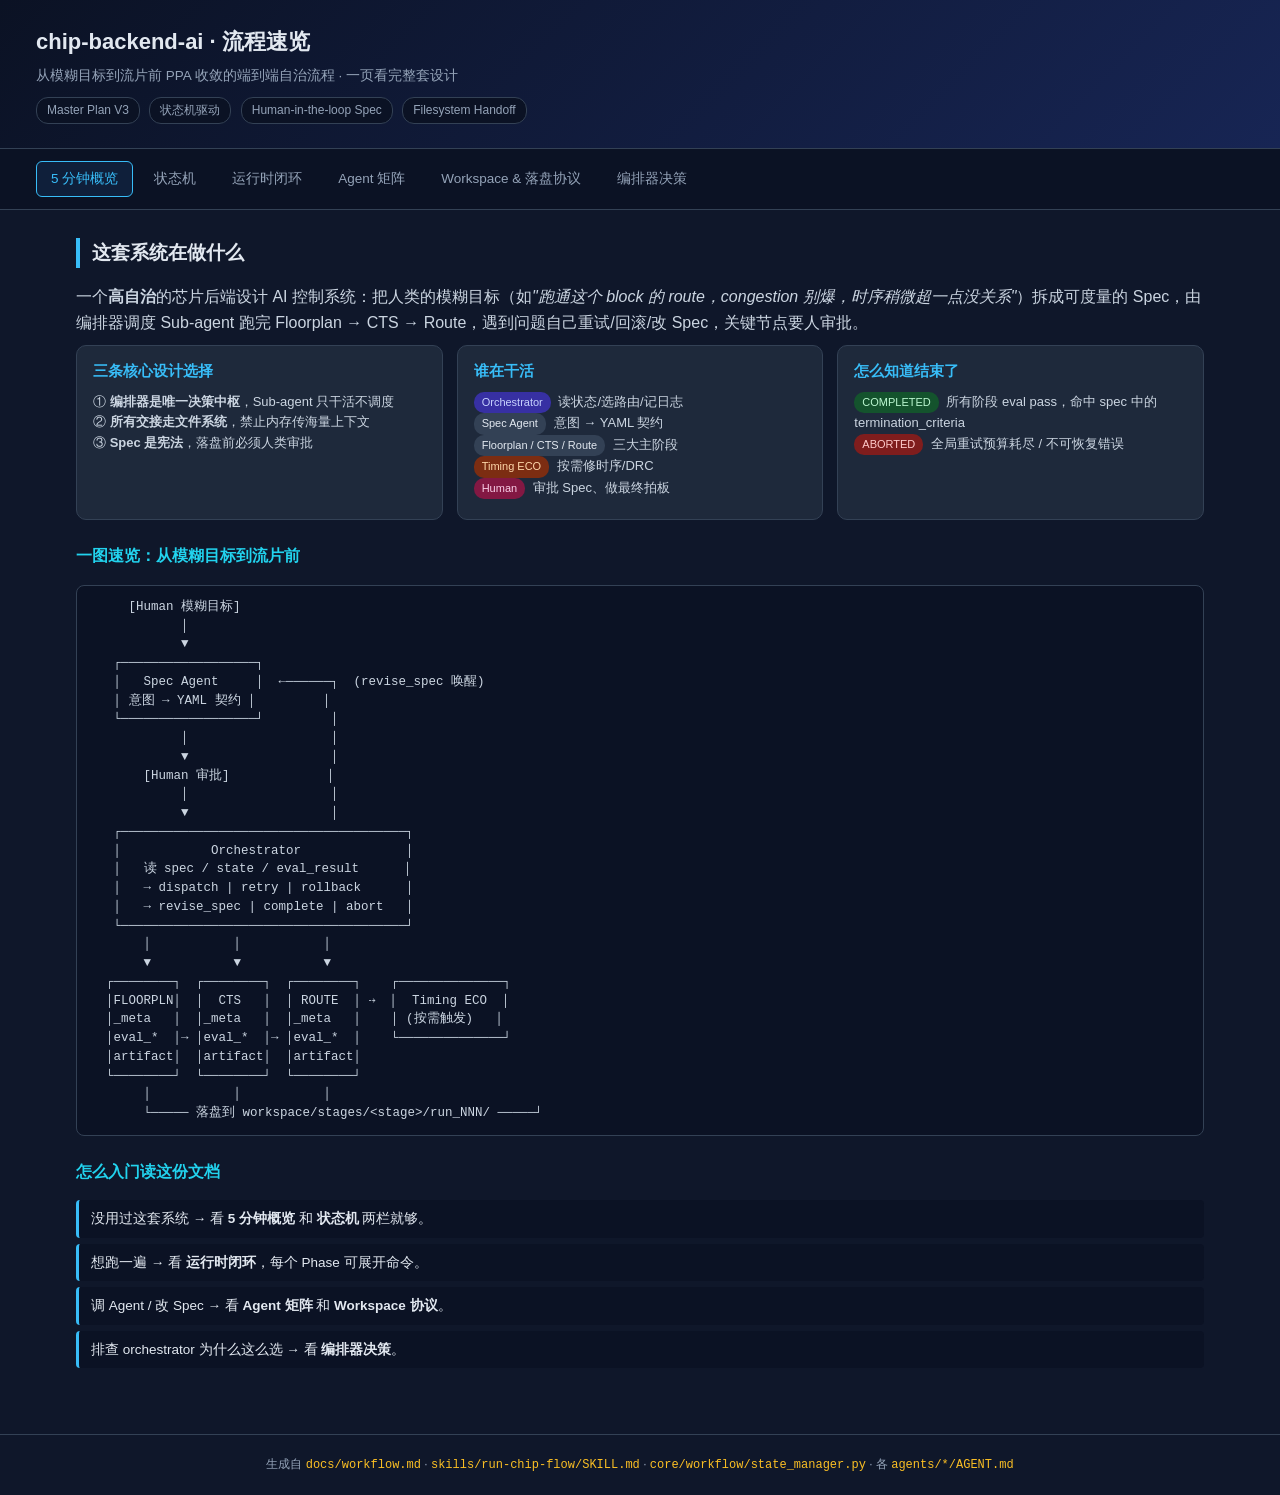
<file: docs/flow_overview.html>
<!DOCTYPE html>
<html lang="zh-CN">
<head>
<meta charset="UTF-8">
<title>chip-backend-ai · 流程速览</title>
<style>
  :root{
    --bg:#0f172a; --panel:#1e293b; --panel2:#273449; --line:#334155;
    --text:#e2e8f0; --muted:#94a3b8; --accent:#38bdf8; --accent2:#22d3ee;
    --ok:#22c55e; --warn:#f59e0b; --err:#ef4444; --info:#a78bfa; --human:#f472b6;
  }
  *{box-sizing:border-box}
  body{margin:0;font-family:-apple-system,"Segoe UI",Helvetica,"PingFang SC","Microsoft YaHei",sans-serif;
       background:var(--bg);color:var(--text);line-height:1.6}
  header{padding:24px 36px;background:linear-gradient(135deg,#0b1224 0%,#172554 100%);border-bottom:1px solid var(--line)}
  header h1{margin:0;font-size:22px}
  header p{margin:6px 0 0;color:var(--muted);font-size:13.5px}
  header .meta{margin-top:10px;font-size:12px;color:var(--muted)}
  header .meta span{display:inline-block;background:#0b1224;border:1px solid var(--line);padding:3px 10px;border-radius:12px;margin-right:6px}

  nav.tabs{display:flex;flex-wrap:wrap;gap:6px;padding:12px 36px;background:#0b1224;border-bottom:1px solid var(--line);position:sticky;top:0;z-index:10}
  nav.tabs button{background:transparent;color:var(--muted);border:1px solid transparent;padding:8px 14px;border-radius:6px;cursor:pointer;font-size:13.5px;font-family:inherit}
  nav.tabs button:hover{color:var(--text);background:#1e293b}
  nav.tabs button.active{color:var(--accent);background:#0f1f3a;border-color:var(--accent)}

  main{padding:28px 36px;max-width:1200px;margin:0 auto}
  section{display:none;animation:fade .25s ease}
  section.active{display:block}
  @keyframes fade{from{opacity:0;transform:translateY(4px)}to{opacity:1;transform:none}}
  h2{font-size:19px;border-left:4px solid var(--accent);padding-left:12px;margin-top:0}
  h3{font-size:15.5px;color:var(--accent2);margin-top:24px}
  p{color:#cbd5e1;margin:10px 0}

  .grid{display:grid;gap:14px}
  .grid.cols-2{grid-template-columns:repeat(auto-fit,minmax(320px,1fr))}
  .grid.cols-3{grid-template-columns:repeat(auto-fit,minmax(240px,1fr))}

  .card{background:var(--panel);border:1px solid var(--line);border-radius:10px;padding:14px 16px;transition:.2s}
  .card:hover{border-color:var(--accent)}
  .card h4{margin:0 0 8px;color:var(--accent);font-size:14.5px}
  .card .tag{display:inline-block;font-size:11px;padding:2px 8px;border-radius:10px;background:#334155;color:var(--text);margin-right:4px}
  .tag.ok{background:#14532d;color:#bbf7d0}
  .tag.warn{background:#7c2d12;color:#fed7aa}
  .tag.info{background:#3730a3;color:#c7d2fe}
  .tag.human{background:#831843;color:#fbcfe8}
  .tag.err{background:#7f1d1d;color:#fecaca}

  pre{background:#0b1224;border:1px solid var(--line);border-radius:8px;padding:12px 14px;overflow:auto;font-size:12.5px;line-height:1.55;color:#cbd5e1}
  code{font-family:"SF Mono",Consolas,monospace;color:#fbbf24}
  pre code{color:#cbd5e1}
  table{width:100%;border-collapse:collapse;margin:10px 0;font-size:13.5px}
  th,td{padding:8px 12px;border-bottom:1px solid var(--line);text-align:left;vertical-align:top}
  th{background:#0b1224;color:var(--accent2);font-weight:600}
  tr:hover td{background:#1a2540}

  /* FSM diagram */
  .fsm{display:grid;grid-template-columns:repeat(7,1fr);gap:8px;margin:18px 0;padding:16px;background:var(--panel);border-radius:10px;border:1px solid var(--line)}
  .fsm .node{background:#0b1224;border:2px solid var(--line);border-radius:8px;padding:10px 8px;text-align:center;font-size:12px;cursor:pointer;transition:.2s;user-select:none}
  .fsm .node:hover{border-color:var(--accent);background:#0f1f3a}
  .fsm .node.active{border-color:var(--accent);background:#0f1f3a;color:var(--accent);box-shadow:0 0 12px rgba(56,189,248,.35)}
  .fsm .node b{display:block;font-size:13px;margin-bottom:3px;letter-spacing:.3px}
  .fsm .node.terminal{border-color:#3f3f46}
  .fsm .node.human-gate{border-color:var(--human)}
  .fsm .node .desc{color:var(--muted);font-size:10.5px;line-height:1.4}
  .fsm-detail{background:#0b1224;border:1px solid var(--accent);border-radius:8px;padding:14px 16px;margin-top:8px;min-height:120px}
  .fsm-detail h4{margin:0 0 10px;color:var(--accent)}
  .fsm-detail .empty{color:var(--muted);font-style:italic}

  /* tree */
  .tree{font-family:"SF Mono",Consolas,monospace;font-size:13px;line-height:1.7;background:#0b1224;border:1px solid var(--line);border-radius:8px;padding:14px 18px}
  .tree .dir{color:var(--accent2)}
  .tree .file{color:#cbd5e1}
  .tree .cmt{color:#64748b}

  /* runtime loop steps */
  .phase{background:var(--panel);border:1px solid var(--line);border-radius:10px;margin-bottom:12px;overflow:hidden}
  .phase summary{cursor:pointer;padding:14px 18px;list-style:none;display:flex;align-items:center;justify-content:space-between;background:#13243f}
  .phase summary::-webkit-details-marker{display:none}
  .phase summary:hover{background:#162d4f}
  .phase summary .left{display:flex;align-items:center;gap:12px}
  .phase summary .badge{background:#0b1224;color:var(--accent);border:1px solid var(--accent);padding:3px 10px;border-radius:12px;font-size:11.5px;font-weight:600}
  .phase summary .title{font-weight:600;font-size:14.5px}
  .phase summary .arrow{color:var(--muted);transition:transform .2s}
  .phase[open] summary .arrow{transform:rotate(90deg)}
  .phase .body{padding:14px 20px 18px 20px;border-top:1px solid var(--line)}

  /* pill list */
  .pill-list{list-style:none;padding:0;margin:8px 0}
  .pill-list li{padding:8px 12px;background:#0b1224;border-left:3px solid var(--accent);border-radius:4px;margin-bottom:6px;font-size:13.5px}
  .pill-list li.human{border-left-color:var(--human)}
  .pill-list li.warn{border-left-color:var(--warn)}

  /* decision flow */
  .decision-tree{background:#0b1224;border:1px solid var(--line);border-radius:8px;padding:14px 18px;font-family:"SF Mono",Consolas,monospace;font-size:13px;line-height:1.85;white-space:pre-wrap;color:#cbd5e1}
  .decision-tree .kw{color:#fbbf24}
  .decision-tree .br{color:var(--accent)}
  .decision-tree .ok{color:#bbf7d0}
  .decision-tree .er{color:#fecaca}

  /* agent card */
  .agent-card{background:var(--panel);border:1px solid var(--line);border-radius:10px;padding:14px 16px;transition:.2s}
  .agent-card:hover{border-color:var(--accent2)}
  .agent-card .title{display:flex;align-items:center;gap:10px;margin-bottom:6px}
  .agent-card .title h4{margin:0;color:var(--accent);font-size:15px}
  .agent-card .role{color:var(--muted);font-size:12.5px;margin-bottom:10px}
  .agent-card details{margin-top:8px;border-top:1px dashed var(--line);padding-top:8px}
  .agent-card details summary{cursor:pointer;color:var(--accent2);font-size:13px;list-style:none}
  .agent-card details summary::before{content:"▸ ";color:var(--muted)}
  .agent-card details[open] summary::before{content:"▾ "}
  .agent-card .kv{display:grid;grid-template-columns:90px 1fr;gap:4px 12px;font-size:12.5px;margin-top:8px}
  .agent-card .kv .k{color:var(--muted)}
  .agent-card .kv .v{color:#cbd5e1}

  footer{padding:20px 36px;text-align:center;color:var(--muted);font-size:12px;border-top:1px solid var(--line);margin-top:30px}
  a{color:var(--accent2)}
</style>
</head>
<body>

<header>
  <h1>chip-backend-ai · 流程速览</h1>
  <p>从模糊目标到流片前 PPA 收敛的端到端自治流程 · 一页看完整套设计</p>
  <div class="meta">
    <span>Master Plan V3</span>
    <span>状态机驱动</span>
    <span>Human-in-the-loop Spec</span>
    <span>Filesystem Handoff</span>
  </div>
</header>

<nav class="tabs">
  <button data-tab="overview" class="active">5 分钟概览</button>
  <button data-tab="fsm">状态机</button>
  <button data-tab="loop">运行时闭环</button>
  <button data-tab="agents">Agent 矩阵</button>
  <button data-tab="workspace">Workspace &amp; 落盘协议</button>
  <button data-tab="decisions">编排器决策</button>
</nav>

<main>

<!-- ===================== 5 分钟概览 ===================== -->
<section id="overview" class="active">
  <h2>这套系统在做什么</h2>
  <p>一个<b>高自治</b>的芯片后端设计 AI 控制系统：把人类的模糊目标（如<i>"跑通这个 block 的 route，congestion 别爆，时序稍微超一点没关系"</i>）拆成可度量的 Spec，由编排器调度 Sub-agent 跑完 Floorplan → CTS → Route，遇到问题自己重试/回滚/改 Spec，关键节点要人审批。</p>

  <div class="grid cols-3">
    <div class="card">
      <h4>三条核心设计选择</h4>
      <p style="margin:6px 0;font-size:13px;color:#cbd5e1">① <b>编排器是唯一决策中枢</b>，Sub-agent 只干活不调度<br>
      ② <b>所有交接走文件系统</b>，禁止内存传海量上下文<br>
      ③ <b>Spec 是宪法</b>，落盘前必须人类审批</p>
    </div>
    <div class="card">
      <h4>谁在干活</h4>
      <p style="margin:6px 0;font-size:13px;color:#cbd5e1">
        <span class="tag info">Orchestrator</span> 读状态/选路由/记日志<br>
        <span class="tag">Spec Agent</span> 意图 → YAML 契约<br>
        <span class="tag">Floorplan / CTS / Route</span> 三大主阶段<br>
        <span class="tag warn">Timing ECO</span> 按需修时序/DRC<br>
        <span class="tag human">Human</span> 审批 Spec、做最终拍板
      </p>
    </div>
    <div class="card">
      <h4>怎么知道结束了</h4>
      <p style="margin:6px 0;font-size:13px;color:#cbd5e1">
        <span class="tag ok">COMPLETED</span> 所有阶段 eval pass，命中 spec 中的 termination_criteria<br>
        <span class="tag err">ABORTED</span> 全局重试预算耗尽 / 不可恢复错误
      </p>
    </div>
  </div>

  <h3>一图速览：从模糊目标到流片前</h3>
  <pre style="line-height:1.5;color:#cbd5e1;font-size:12.5px"><code>     [Human 模糊目标]
            │
            ▼
   ┌──────────────────┐
   │   Spec Agent     │  ←──────┐  (revise_spec 唤醒)
   │ 意图 → YAML 契约 │         │
   └──────────────────┘         │
            │                   │
            ▼                   │
       [Human 审批]             │
            │                   │
            ▼                   │
   ┌──────────────────────────────────────┐
   │            Orchestrator              │
   │   读 spec / state / eval_result      │
   │   → dispatch | retry | rollback      │
   │   → revise_spec | complete | abort   │
   └──────────────────────────────────────┘
       │           │           │
       ▼           ▼           ▼
  ┌────────┐  ┌────────┐  ┌────────┐    ┌──────────────┐
  │FLOORPLN│  │  CTS   │  │ ROUTE  │ ⇢  │  Timing ECO  │
  │_meta   │  │_meta   │  │_meta   │    │ (按需触发)   │
  │eval_*  │→ │eval_*  │→ │eval_*  │    └──────────────┘
  │artifact│  │artifact│  │artifact│
  └────────┘  └────────┘  └────────┘
       │           │           │
       └───── 落盘到 workspace/stages/&lt;stage&gt;/run_NNN/ ─────┘</code></pre>

  <h3>怎么入门读这份文档</h3>
  <ul class="pill-list">
    <li>没用过这套系统 → 看 <b>5 分钟概览</b> 和 <b>状态机</b> 两栏就够。</li>
    <li>想跑一遍 → 看 <b>运行时闭环</b>，每个 Phase 可展开命令。</li>
    <li>调 Agent / 改 Spec → 看 <b>Agent 矩阵</b> 和 <b>Workspace 协议</b>。</li>
    <li>排查 orchestrator 为什么这么选 → 看 <b>编排器决策</b>。</li>
  </ul>
</section>

<!-- ===================== 状态机 ===================== -->
<section id="fsm">
  <h2>全局状态机（点节点看转移规则）</h2>
  <p>真源在 <code>plugins/chip-backend-ai/core/workflow/state_manager.py:17</code> 的 <code>TRANSITIONS</code> 字典。编排器和 Sub-agent 都不能绕过这里直接改 <code>state/machine.yaml</code>。</p>

  <div class="fsm" id="fsmGrid">
    <div class="node" data-state="INIT"><b>INIT</b><div class="desc">workspace 创建完，等模糊目标</div></div>
    <div class="node" data-state="SPEC_DRAFTING"><b>SPEC_DRAFTING</b><div class="desc">Spec Agent 在生成/修订</div></div>
    <div class="node human-gate" data-state="SPEC_REVIEW"><b>SPEC_REVIEW</b><div class="desc">⏸ 等人类审批</div></div>
    <div class="node" data-state="SCHEDULING"><b>SCHEDULING</b><div class="desc">编排器读盘思考（中枢）</div></div>
    <div class="node" data-state="STAGE_RUNNING"><b>STAGE_RUNNING</b><div class="desc">某个 Sub-agent 在执行</div></div>
    <div class="node terminal" data-state="COMPLETED"><b>COMPLETED</b><div class="desc">✓ 所有阶段通过</div></div>
    <div class="node terminal" data-state="ABORTED"><b>ABORTED</b><div class="desc">✗ 预算耗尽 / 不可恢复</div></div>
  </div>

  <div id="fsmDetail" class="fsm-detail">
    <div class="empty">点上面任意状态节点查看：合法事件、目标状态、典型触发场景。</div>
  </div>

  <h3>完整事件表</h3>
  <table>
    <thead><tr><th>当前状态</th><th>事件</th><th>目标状态</th><th>触发条件</th></tr></thead>
    <tbody>
      <tr><td><code>INIT</code></td><td><code>human_input</code></td><td><code>SPEC_DRAFTING</code></td><td>人类提供模糊目标</td></tr>
      <tr><td><code>SPEC_DRAFTING</code></td><td><code>spec_ready</code></td><td><code>SPEC_REVIEW</code></td><td>Spec Agent 完成草稿</td></tr>
      <tr><td><code>SPEC_REVIEW</code></td><td><code>human_approved</code></td><td><code>SCHEDULING</code></td><td>人类审批通过</td></tr>
      <tr><td><code>SPEC_REVIEW</code></td><td><code>human_rejected</code></td><td><code>SPEC_DRAFTING</code></td><td>人类要求修改</td></tr>
      <tr><td><code>SCHEDULING</code></td><td><code>dispatch</code></td><td><code>STAGE_RUNNING</code></td><td>编排器选定 Sub-agent 唤醒</td></tr>
      <tr><td><code>SCHEDULING</code></td><td><code>revise_spec</code></td><td><code>SPEC_DRAFTING</code></td><td>编排器判定 Spec 不可达</td></tr>
      <tr><td><code>SCHEDULING</code></td><td><code>all_passed</code></td><td><code>COMPLETED</code></td><td>所有阶段通过 spec 终止条件</td></tr>
      <tr><td><code>SCHEDULING</code></td><td><code>budget_exhausted</code></td><td><code>ABORTED</code></td><td>全局重试预算耗尽</td></tr>
      <tr><td><code>STAGE_RUNNING</code></td><td><code>agent_done</code></td><td><code>SCHEDULING</code></td><td>Sub-agent 落盘完成休眠</td></tr>
    </tbody>
  </table>
</section>

<!-- ===================== 运行时闭环 ===================== -->
<section id="loop">
  <h2>端到端闭环（点 Phase 展开）</h2>
  <p>编排器（<code>skills/run-chip-flow/SKILL.md</code>）按 Phase 0 → F 顺序推进。每个 Phase 都对应一条或多条 CLI 命令 + 一次状态机转移。</p>

  <details class="phase" open>
    <summary><span class="left"><span class="badge">Phase 0</span><span class="title">环境准备 · 找到 Innovus</span></span><span class="arrow">›</span></summary>
    <div class="body">
      <p>每台机器一次性配置。配置存在 <code>~/.chip-backend-ai/env.json</code>，跨项目共享。</p>
      <pre><code># 检查 (退出码: 0=ok, 1=路径失效, 2=未配置)
python3 ${CLAUDE_PLUGIN_ROOT}/core/env/env_manager.py check --tool innovus

# 自动探测 (PATH / 环境变量 / 常见安装路径)
python3 ${CLAUDE_PLUGIN_ROOT}/core/env/env_manager.py detect --save

# 手动设置
python3 ${CLAUDE_PLUGIN_ROOT}/core/env/env_manager.py set --tool innovus --path /opt/cadence/INNOVUS221/bin/innovus</code></pre>
      <p style="color:var(--muted);font-size:12.5px">resume 时会再跑一次 check —— Innovus 可能已经被升级/搬路径。</p>
    </div>
  </details>

  <details class="phase">
    <summary><span class="left"><span class="badge">Phase A</span><span class="title">工作区初始化 · INIT</span></span><span class="arrow">›</span></summary>
    <div class="body">
      <p>默认在当前目录下创建隐藏目录 <code>./.chipflow/</code>（已存在则 <code>.chipflow_2</code> 自增）。<b>不要让用户挑路径</b>，除非他明确要求。</p>
      <pre><code># 默认（推荐）
python3 ${CLAUDE_PLUGIN_ROOT}/core/workflow/workspace.py init

# 自定义路径
python3 ${CLAUDE_PLUGIN_ROOT}/core/workflow/workspace.py init --path &lt;parent&gt; --name &lt;custom&gt;</code></pre>
    </div>
  </details>

  <details class="phase">
    <summary><span class="left"><span class="badge">Phase B</span><span class="title">Spec 生成 · INIT → SPEC_DRAFTING → SPEC_REVIEW</span></span><span class="arrow">›</span></summary>
    <div class="body">
      <p>关键的人类协作点。<b>未审批通过的 Spec 不允许后续任何 Sub-agent 工作。</b></p>
      <ol class="pill-list">
        <li>向用户索取模糊目标 → 转移 <code>human_input</code></li>
        <li>Agent 调用：<code>chip-backend-ai:spec-agent</code>，scenario=<code>initial</code></li>
        <li>Spec Agent 写出 <code>spec/global_spec.yaml</code> 和 <code>spec/stages/*.yaml</code></li>
        <li>转移 <code>spec_ready</code>，把 spec 内容呈现给用户</li>
        <li class="human">人类批准 → <code>human_approved</code> + 写 <code>spec_version=v1</code></li>
        <li class="warn">人类拒绝 → <code>human_rejected</code>，带反馈再唤醒 Spec Agent，scenario=<code>adjustment</code></li>
      </ol>
    </div>
  </details>

  <details class="phase">
    <summary><span class="left"><span class="badge">Phase C</span><span class="title">调度循环 · SCHEDULING</span></span><span class="arrow">›</span></summary>
    <div class="body">
      <p>编排器的核心思考循环。每轮做三件事：读最新 eval_result、按决策树选 action、写一条 <code>decisions.jsonl</code>。详细决策逻辑见 <b>编排器决策</b> 一栏。</p>
      <pre><code># 每轮三连
python3 ${CLAUDE_PLUGIN_ROOT}/core/workflow/state_manager.py read --workspace &lt;ws&gt;
python3 ${CLAUDE_PLUGIN_ROOT}/core/workflow/state_manager.py check-budget --workspace &lt;ws&gt;
python3 ${CLAUDE_PLUGIN_ROOT}/core/workflow/decision_logger.py log --workspace &lt;ws&gt; ...</code></pre>
    </div>
  </details>

  <details class="phase">
    <summary><span class="left"><span class="badge">Phase D</span><span class="title">阶段执行 · SCHEDULING → STAGE_RUNNING</span></span><span class="arrow">›</span></summary>
    <div class="body">
      <p>创建 run 目录 → 转移 <code>dispatch</code> → Agent 调用 → 读 <code>eval_result.yaml</code> → 转移 <code>agent_done</code> → 回 Phase C。</p>
      <pre><code>python3 ${CLAUDE_PLUGIN_ROOT}/core/workflow/workspace.py create-run --workspace &lt;ws&gt; --stage floorplan
python3 ${CLAUDE_PLUGIN_ROOT}/core/workflow/state_manager.py transition --workspace &lt;ws&gt; --event dispatch --detail "..."

Agent({
  subagent_type: "chip-backend-ai:floorplan-agent:Floorplan Agent",
  prompt: "Workspace: ...\nRun directory: ...\nSpec version: ...\nStage spec: ..."
})

# 回收：
python3 ${CLAUDE_PLUGIN_ROOT}/core/workflow/state_manager.py update-stage --workspace &lt;ws&gt; \
  --stage floorplan --status passed --run-id run_001 --eval-path stages/floorplan/run_001/eval_result.yaml
python3 ${CLAUDE_PLUGIN_ROOT}/core/workflow/state_manager.py transition --workspace &lt;ws&gt; --event agent_done --detail "..."</code></pre>
      <p style="color:var(--warn);font-size:12.5px">⚠ 当前 CTS/Route/Timing ECO 仍是模拟模式，<code>eval_result.yaml</code> 里会带 <code>simulated: true</code> —— 务必在汇报时明示用户，不要拿假数据当真 PPA。</p>
    </div>
  </details>

  <details class="phase">
    <summary><span class="left"><span class="badge">Phase E</span><span class="title">Spec 修订 · SCHEDULING → SPEC_DRAFTING</span></span><span class="arrow">›</span></summary>
    <div class="body">
      <p>同一阶段反复失败、约束看起来真的不可达时触发。流程和 Phase B 类似，区别是给 Spec Agent 喂 scenario=<code>revision</code> + 失败 eval 数据。</p>
      <ul class="pill-list">
        <li>修订后旧 Spec 进入 <code>spec/history/global_spec_vN.yaml</code>，<code>spec_version</code> 递增</li>
        <li>新 Spec 仍要走一次人类审批</li>
        <li>已完成阶段的 eval 是否被新 Spec "翻盘" 由编排器重新判断</li>
      </ul>
    </div>
  </details>

  <details class="phase">
    <summary><span class="left"><span class="badge">Phase F</span><span class="title">收尾 · COMPLETED / ABORTED</span></span><span class="arrow">›</span></summary>
    <div class="body">
      <table>
        <thead><tr><th>终态</th><th>说明</th><th>需要汇报给用户什么</th></tr></thead>
        <tbody>
          <tr><td><span class="tag ok">COMPLETED</span></td><td>所有阶段通过，命中 termination_criteria</td><td>各阶段 PPA 摘要、workspace 路径、可交付 artifact 列表</td></tr>
          <tr><td><span class="tag err">ABORTED</span></td><td>重试预算耗尽或不可恢复错误</td><td>失败原因、预算消耗情况、最后一次 eval、可能的人工干预建议</td></tr>
        </tbody>
      </table>
    </div>
  </details>
</section>

<!-- ===================== Agent 矩阵 ===================== -->
<section id="agents">
  <h2>Agent 矩阵（点 Agent 看 I/O 契约）</h2>
  <p>所有 Sub-agent 遵循同一生命周期：<code>唤醒 → 读 Spec + 上游落盘 → 执行 → 自评估 → 落盘 → 休眠</code>。Spec Agent 是特殊在落盘前要人审批，但在调度接口上和其他 agent 完全一致。</p>

  <div class="grid cols-2">

    <div class="agent-card">
      <div class="title"><h4>Spec Agent</h4><span class="tag human">人类审批</span></div>
      <div class="role">把模糊目标翻译成可度量的 YAML 契约。运行中也负责修订。</div>
      <details>
        <summary>输入 / 输出</summary>
        <div class="kv">
          <div class="k">subagent_type</div><div class="v"><code>chip-backend-ai:spec-agent:Spec Agent</code></div>
          <div class="k">输入</div><div class="v">workspace · scenario(initial/revision/adjustment) · human_goal · context</div>
          <div class="k">产出</div><div class="v"><code>spec/global_spec.yaml</code><br><code>spec/stages/{floorplan,cts,route}.yaml</code></div>
          <div class="k">关键约束</div><div class="v">原文保留 human_goal · 每个指标必须能映射到 EDA 数字 · 落盘后仍是 draft，需人类批准</div>
        </div>
      </details>
    </div>

    <div class="agent-card">
      <div class="title"><h4>Floorplan Agent</h4><span class="tag">主阶段 #1</span></div>
      <div class="role">宏单元摆放、电源网络规划、初始物理布局质量评估。</div>
      <details>
        <summary>输入 / 输出 / 指标</summary>
        <div class="kv">
          <div class="k">subagent_type</div><div class="v"><code>chip-backend-ai:floorplan-agent:Floorplan Agent</code></div>
          <div class="k">输入</div><div class="v">workspace · run_dir · spec_version · <code>spec/stages/floorplan.yaml</code></div>
          <div class="k">产出</div><div class="v"><code>artifacts/floorplan.tcl</code> · <code>reports/*.rpt</code> · <code>_meta.yaml</code> · <code>eval_result.yaml</code> · <code>checkpoints/post_floorplan_*.def</code></div>
          <div class="k">核心指标</div><div class="v">utilization · congestion_hotspot · macro_channel_width_um · power_grid_ir_drop</div>
          <div class="k">建议字段</div><div class="v">proceed / retry / escalate（rollback 不适用，它是第一阶段）</div>
        </div>
      </details>
    </div>

    <div class="agent-card">
      <div class="title"><h4>CTS Agent</h4><span class="tag">主阶段 #2</span><span class="tag warn">simulated</span></div>
      <div class="role">时钟树综合、skew 平衡、buffer 插入、post-CTS 时序检查。</div>
      <details>
        <summary>输入 / 输出 / 指标</summary>
        <div class="kv">
          <div class="k">subagent_type</div><div class="v"><code>chip-backend-ai:cts-agent:CTS Agent</code></div>
          <div class="k">输入</div><div class="v">workspace · run_dir · spec_version · upstream checkpoint(post-floorplan) · <code>spec/stages/cts.yaml</code></div>
          <div class="k">产出</div><div class="v"><code>artifacts/cts.tcl</code> · clock_trees / skew / timing reports · <code>_meta + eval_result</code></div>
          <div class="k">核心指标</div><div class="v">clock_skew · insertion_delay · max_transition · buffer_count · setup_wns · hold_wns</div>
          <div class="k">当前状态</div><div class="v">EDA 未接入，走 <code>stage_simulator.py</code>，<code>eval_result.simulated=true</code></div>
        </div>
      </details>
    </div>

    <div class="agent-card">
      <div class="title"><h4>Route Agent</h4><span class="tag">主阶段 #3</span><span class="tag warn">simulated</span></div>
      <div class="role">全局/详细绕线、拥塞消解、DRC 修复、绕线质量评估。</div>
      <details>
        <summary>输入 / 输出 / 指标</summary>
        <div class="kv">
          <div class="k">subagent_type</div><div class="v"><code>chip-backend-ai:route-agent:Route Agent</code></div>
          <div class="k">输入</div><div class="v">workspace · run_dir · spec_version · upstream checkpoint(post-cts) · <code>spec/stages/route.yaml</code></div>
          <div class="k">产出</div><div class="v"><code>artifacts/route.tcl</code> · congestion / drc / timing reports · <code>_meta + eval_result</code></div>
          <div class="k">核心指标</div><div class="v">congestion_overflow · drc_violations · total_wire_length · via_count</div>
          <div class="k">当前状态</div><div class="v">走 stage_simulator，同 CTS</div>
        </div>
      </details>
    </div>

    <div class="agent-card">
      <div class="title"><h4>Timing ECO Agent</h4><span class="tag info">按需触发</span><span class="tag warn">simulated</span></div>
      <div class="role">局部修 setup/hold、DRC、做增量优化，不破坏整体设计质量。</div>
      <details>
        <summary>输入 / 输出 / 触发场景</summary>
        <div class="kv">
          <div class="k">subagent_type</div><div class="v"><code>chip-backend-ai:timing-eco-agent:Timing ECO Agent</code></div>
          <div class="k">输入</div><div class="v">workspace · run_dir · spec_version · 任一阶段后的 checkpoint</div>
          <div class="k">何时唤醒</div><div class="v">CTS / Route 完成后仍有少量 timing/DRC 违例，且未到 rollback 程度</div>
          <div class="k">特殊点</div><div class="v">spec 文件 <code>spec/stages/timing_eco.yaml</code> 是可选的，缺失时模拟器给最小通过结果</div>
        </div>
      </details>
    </div>

    <div class="agent-card">
      <div class="title"><h4>Orchestrator</h4><span class="tag info">非 Sub-agent</span></div>
      <div class="role">Run Chip Flow Skill 本身。系统唯一的决策中枢，所有 Sub-agent 由它调度。</div>
      <details>
        <summary>它做什么 / 不做什么</summary>
        <div class="kv">
          <div class="k">做</div><div class="v">读状态 · 选 Sub-agent · 转移状态机 · 写决策日志 · 跨阶段归因 · 触发 rollback</div>
          <div class="k">不做</div><div class="v">不动 Tcl · 不评估指标 · 不直接读 EDA 报告 · 不修改 Spec 内容（修订要派 Spec Agent）</div>
          <div class="k">入口</div><div class="v"><code>plugins/chip-backend-ai/skills/run-chip-flow/SKILL.md</code></div>
        </div>
      </details>
    </div>

  </div>
</section>

<!-- ===================== Workspace ===================== -->
<section id="workspace">
  <h2>工作区目录结构</h2>
  <p>每次启动新任务创建一个隔离的 workspace。<b>只增不删</b>：Spec 主文件可覆写但旧版本归档到 <code>history/</code>；run 目录永不回收。</p>

  <div class="tree">
<span class="dir">workspace/</span>
├── <span class="dir">spec/</span>
│   ├── <span class="file">global_spec.yaml</span>              <span class="cmt"># 当前生效的全局 Spec</span>
│   ├── <span class="dir">stages/</span>
│   │   ├── <span class="file">floorplan.yaml</span>            <span class="cmt"># floorplan 阶段约束</span>
│   │   ├── <span class="file">cts.yaml</span>
│   │   └── <span class="file">route.yaml</span>
│   └── <span class="dir">history/</span>                       <span class="cmt"># Spec 变更历史（append-only）</span>
│       ├── <span class="file">global_spec_v1.yaml</span>
│       └── <span class="file">global_spec_v2.yaml</span>
│
├── <span class="dir">state/</span>
│   ├── <span class="file">machine.yaml</span>                  <span class="cmt"># 全局状态机快照（编排器读写）</span>
│   └── <span class="file">decisions.jsonl</span>               <span class="cmt"># 决策日志（append-only）</span>
│
├── <span class="dir">stages/</span>
│   ├── <span class="dir">floorplan/</span>
│   │   ├── <span class="dir">run_001/</span>
│   │   │   ├── <span class="file">_meta.yaml</span>            <span class="cmt"># run 元数据 → 编排器索引入口</span>
│   │   │   ├── <span class="file">eval_result.yaml</span>      <span class="cmt"># 自评估结果（带原始数值）</span>
│   │   │   ├── <span class="dir">artifacts/</span>             <span class="cmt"># Tcl / 约束文件</span>
│   │   │   └── <span class="dir">reports/</span>               <span class="cmt"># EDA 原始 report</span>
│   │   └── <span class="dir">run_002/</span>                   <span class="cmt"># 重试新 run，旧 run 不动</span>
│   ├── <span class="dir">cts/</span>
│   │   └── <span class="dir">run_001/</span>
│   └── <span class="dir">route/</span>
│       └── <span class="dir">run_001/</span>
│
└── <span class="dir">checkpoints/</span>                       <span class="cmt"># DEF/DB 快照（回滚恢复点）</span>
    ├── <span class="file">post_floorplan_run001.def</span>
    └── <span class="file">post_cts_run001.def</span>
  </div>

  <h2 style="margin-top:32px">三份 YAML 契约</h2>
  <p>Sub-agent 和编排器之间<b>只通过这三类文件</b>通信。模板在 <code>plugins/chip-backend-ai/templates/</code> —— 改字段先改模板，不要在协议外手搓字段。</p>

  <div class="grid cols-2">
    <div class="card">
      <h4>① _meta.yaml · run 元数据</h4>
      <pre><code>agent: floorplan_agent
stage: floorplan
run_id: run_001
timestamp: "2026-04-12T14:30:00Z"
spec_version: v2
parent_run: null          # 回滚后重跑指向触发 run
status: completed         # running | completed | failed
checkpoint: checkpoints/post_floorplan_run001.def</code></pre>
    </div>
    <div class="card">
      <h4>② eval_result.yaml · 自评估</h4>
      <pre><code>stage: floorplan
run_id: run_001
spec_version: v2
overall: pass             # pass | fail | partial

metrics:
  - name: utilization
    target: { min: 0.65, max: 0.75 }
    actual: 0.71
    status: pass

recommendation: proceed   # proceed | retry | rollback | escalate
retry_context: null
escalation_reason: null</code></pre>
    </div>
    <div class="card" style="grid-column:1/-1">
      <h4>③ decisions.jsonl · 编排器决策日志（append-only）</h4>
      <pre><code>{"ts":"2026-04-12T14:35:00Z","from":"SCHEDULING","to":"STAGE_RUNNING","action":"dispatch","target":"floorplan_agent","run_id":"run_001","reason":"Initial floorplan execution per spec v1"}
{"ts":"2026-04-12T15:10:00Z","from":"SCHEDULING","to":"STAGE_RUNNING","action":"retry","target":"floorplan_agent","run_id":"run_002","reason":"run_001 congestion 0.91 > threshold 0.85"}
{"ts":"2026-04-12T15:45:00Z","from":"SCHEDULING","to":"SPEC_DRAFTING","action":"revise_spec","reason":"floorplan run_002 still failing, utilization target may be too aggressive"}</code></pre>
    </div>
  </div>

  <h3>协议红线</h3>
  <ul class="pill-list">
    <li><b>metrics 必含 target + actual</b>，禁止只输出 pass/fail —— 编排器要能独立复核，Spec 改动后还要能"翻盘"老 eval。</li>
    <li><b>Sub-agent 只评估本阶段</b>。"floorplan 摆放是否导致 routing 拥塞" 这类跨阶段归因，编排器干。</li>
    <li><b>Sub-agent 不写 <code>state/machine.yaml</code></b>。状态机只能由编排器经 <code>state_manager.transition()</code> 写。</li>
    <li><b>run 目录永远不删</b>。重试就 <code>run_002/</code>，回滚也保留触发 run 作为审计链。</li>
  </ul>
</section>

<!-- ===================== 编排器决策 ===================== -->
<section id="decisions">
  <h2>编排器在 SCHEDULING 时怎么选下一步</h2>
  <p>每轮 SCHEDULING 的核心是<b>读最新一份 eval_result.yaml + 当前阶段重试预算 + 全局预算</b>，套下面这棵决策树。</p>

  <div class="decision-tree"><span class="kw">读</span> state/machine.yaml （当前状态全貌）
<span class="kw">读</span> 最近一次 run 的 eval_result.yaml

<span class="br">┌─ IF</span> 还没跑过任何阶段（全部 pending）
│      → <span class="ok">dispatch 第一个阶段（floorplan）</span>
│
<span class="br">├─ IF</span> eval.overall == <span class="ok">pass</span>
│      <span class="br">├─</span> 满足 termination_criteria → <span class="ok">all_passed → COMPLETED</span>
│      <span class="br">└─</span> 否则 → <span class="ok">dispatch 下一个 pending 阶段</span>
│
<span class="br">├─ IF</span> eval.overall == <span class="er">fail</span>
│      <span class="br">├─</span> 阶段 retry_count &lt; max_stage_retries → <span class="ok">retry 同阶段（run+1）</span>
│      <span class="br">├─</span> eval.recommendation == <span class="er">rollback</span> → <span class="ok">dispatch 更早阶段，parent_run 指向当前失败 run</span>
│      <span class="br">├─</span> 全局预算耗尽 → <span class="er">budget_exhausted → ABORTED</span>
│      <span class="br">└─</span> 否则 → <span class="ok">revise_spec（派 Spec Agent，等人重审）</span>
│
<span class="br">└─ IF</span> eval.overall == <span class="kw">partial</span>
       <span class="br">├─</span> 失败指标不阻塞下游 → <span class="ok">proceed</span>
       <span class="br">└─</span> 阻塞 → 按 <span class="er">fail</span> 分支处理</div>

  <h3>跨阶段回滚怎么走</h3>
  <ol class="pill-list">
    <li>识别哪个上游阶段的产物可能造成下游失败（编排器跨阶段归因，Sub-agent 不参与）。</li>
    <li>从 <code>checkpoints/</code> 加载对应的上游 checkpoint。</li>
    <li>在上游阶段创建新 run，<code>parent_run</code> 指向当前失败 run（保留审计链）。</li>
    <li>全局重试预算 +1。</li>
  </ol>

  <h3>失败注入（用于离线调试编排逻辑）</h3>
  <p style="color:#cbd5e1">EDA 没接入前，所有阶段 agent 默认走通过路径。要测试 retry / rollback / revise_spec / abort 分支时，在用户提示中触发<b>失败计划</b>，编排器在 dispatch prompt 里附加：</p>
  <pre><code>Simulate fail: true
Fail metrics: clock_skew, max_transition       # 可选，省略则全部失败
Recommendation: retry|rollback|escalate|proceed
Escalation reason: &lt;text&gt;                      # 仅 escalate 时</code></pre>
  <p style="color:var(--muted);font-size:12.5px">⚠ 注入失败时必须明确告知用户："[sim] CTS run_001 将被人为标记失败, recommendation=retry"，避免和真 PPA 混淆。</p>
</section>

</main>

<footer>
  生成自 <code>docs/workflow.md</code> · <code>skills/run-chip-flow/SKILL.md</code> · <code>core/workflow/state_manager.py</code> · 各 <code>agents/*/AGENT.md</code>
</footer>

<script>
  // ---------- Tab switching ----------
  const tabs = document.querySelectorAll('nav.tabs button');
  const sections = document.querySelectorAll('main > section');
  tabs.forEach(btn => btn.addEventListener('click', () => {
    tabs.forEach(b => b.classList.remove('active'));
    sections.forEach(s => s.classList.remove('active'));
    btn.classList.add('active');
    document.getElementById(btn.dataset.tab).classList.add('active');
    window.scrollTo({top:0,behavior:'smooth'});
  }));

  // ---------- FSM interactive details ----------
  const fsmInfo = {
    INIT: {
      title: 'INIT · 等待人类输入',
      desc: 'workspace 刚初始化完成。state/machine.yaml 已写入，但没有任何 Spec、没有任何 run。',
      transitions: [['human_input','SPEC_DRAFTING','人类提供一句模糊目标']]
    },
    SPEC_DRAFTING: {
      title: 'SPEC_DRAFTING · Spec Agent 写草稿',
      desc: '编排器已唤醒 Spec Agent。Agent 正在读模板、读上游失败 eval（如果是 revision），写出 global + stages YAML 草稿。',
      transitions: [['spec_ready','SPEC_REVIEW','Spec Agent 完成草稿落盘']]
    },
    SPEC_REVIEW: {
      title: 'SPEC_REVIEW · 等人类审批 ⏸',
      desc: '编排器停止调度，把 spec 内容呈现给用户。<b>必须经过这道关</b>才能进入执行阶段。',
      transitions: [
        ['human_approved','SCHEDULING','用户批准 → 写入 spec_version'],
        ['human_rejected','SPEC_DRAFTING','用户要求改 → 带反馈再唤醒 Spec Agent']
      ]
    },
    SCHEDULING: {
      title: 'SCHEDULING · 编排器中枢',
      desc: '系统的核心思考状态。编排器读 state + 最新 eval_result，决定下一步是 dispatch / retry / rollback / revise_spec / complete / abort。',
      transitions: [
        ['dispatch','STAGE_RUNNING','选定一个 Sub-agent 唤醒'],
        ['revise_spec','SPEC_DRAFTING','判定 Spec 不可达'],
        ['all_passed','COMPLETED','满足 termination_criteria'],
        ['budget_exhausted','ABORTED','全局重试预算耗尽 / 不可恢复']
      ]
    },
    STAGE_RUNNING: {
      title: 'STAGE_RUNNING · Sub-agent 干活中',
      desc: '某个 Sub-agent（Floorplan / CTS / Route / Timing ECO）正在执行。它自己跑完 → 自评估 → 落盘 _meta + eval_result + artifacts。',
      transitions: [['agent_done','SCHEDULING','Sub-agent 落盘完成休眠，控制权回编排器']]
    },
    COMPLETED: {
      title: 'COMPLETED · 终态 ✓',
      desc: '所有阶段 eval pass，命中 termination_criteria。workspace 保留供交付与回看，不自动清理。',
      transitions: []
    },
    ABORTED: {
      title: 'ABORTED · 终态 ✗',
      desc: '全局重试预算耗尽或遇到不可恢复错误。需要汇报失败原因 + 最后一次 eval + 建议的人工干预方向。',
      transitions: []
    }
  };

  const fsmGrid = document.getElementById('fsmGrid');
  const fsmDetail = document.getElementById('fsmDetail');
  fsmGrid.querySelectorAll('.node').forEach(node => {
    node.addEventListener('click', () => {
      fsmGrid.querySelectorAll('.node').forEach(n => n.classList.remove('active'));
      node.classList.add('active');
      const info = fsmInfo[node.dataset.state];
      let html = '<h4>' + info.title + '</h4><p style="color:#cbd5e1;font-size:13.5px">' + info.desc + '</p>';
      if (info.transitions.length === 0) {
        html += '<p style="color:var(--muted);font-style:italic">这是终态，无出向转移。</p>';
      } else {
        html += '<table style="margin-top:6px"><thead><tr><th>事件</th><th>目标状态</th><th>触发条件</th></tr></thead><tbody>';
        info.transitions.forEach(t => {
          html += '<tr><td><code>' + t[0] + '</code></td><td><code>' + t[1] + '</code></td><td>' + t[2] + '</td></tr>';
        });
        html += '</tbody></table>';
      }
      fsmDetail.innerHTML = html;
    });
  });
</script>

</body>
</html>
</file>
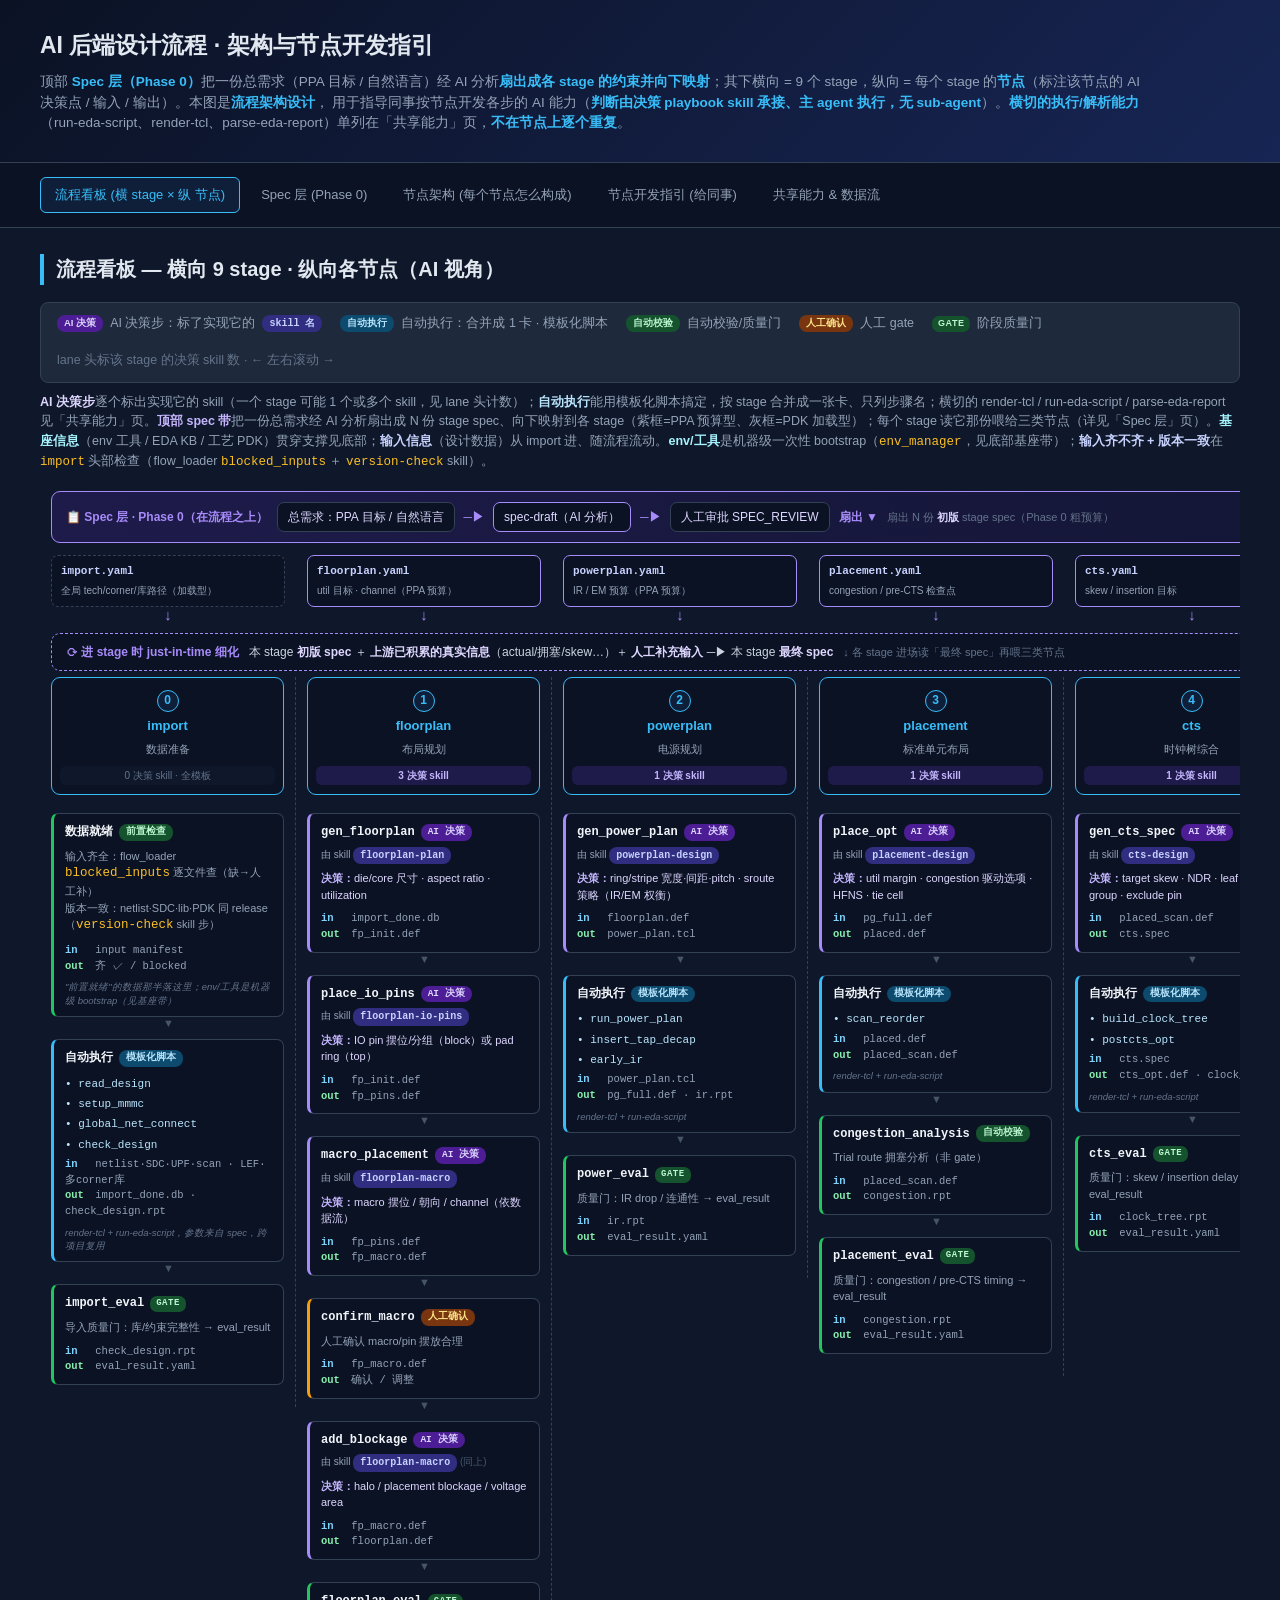
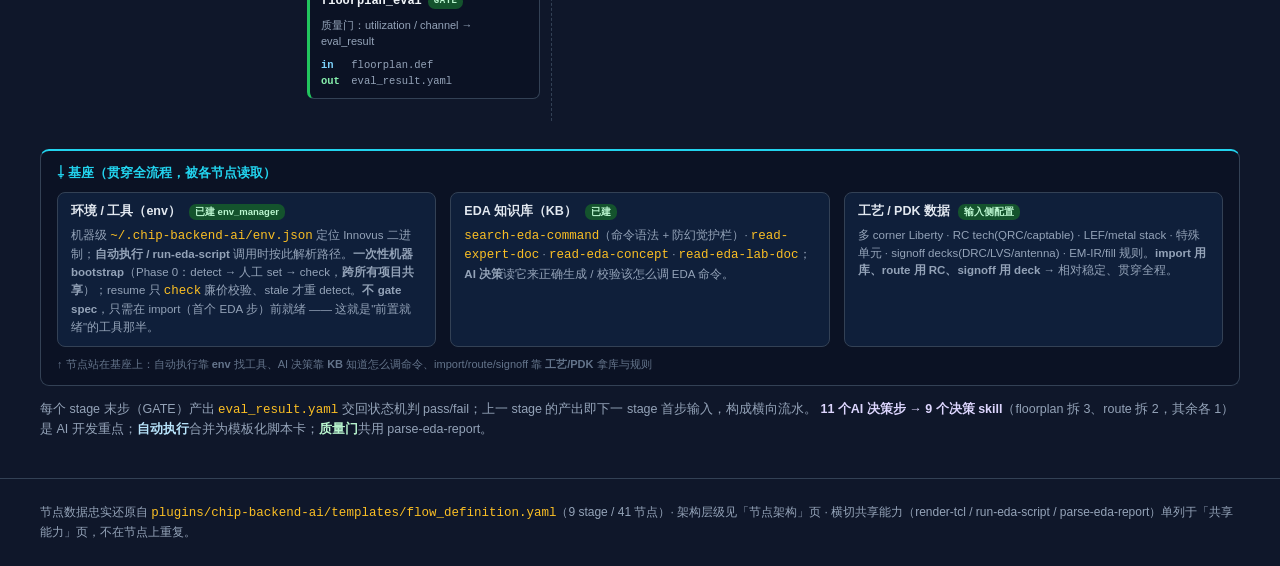
<file: docs/flow_pipeline.html>
<!DOCTYPE html>
<html lang="zh-CN">
<head>
<meta charset="UTF-8">
<meta name="viewport" content="width=device-width, initial-scale=1.0">
<title>AI 后端设计流程 · 架构与节点开发指引</title>
<style>
  :root{
    --bg:#0f172a; --panel:#1e293b; --panel2:#273449; --line:#334155;
    --text:#e2e8f0; --muted:#94a3b8; --accent:#38bdf8; --accent2:#22d3ee;
    --design:#a78bfa; --mech:#38bdf8; --measure:#22c55e; --human:#f59e0b;
  }
  *{box-sizing:border-box}
  body{margin:0;font-family:-apple-system,"Segoe UI",Helvetica,"PingFang SC","Microsoft YaHei",sans-serif;
       background:var(--bg);color:var(--text);line-height:1.55}
  header{padding:28px 40px;background:linear-gradient(135deg,#0b1224 0%,#172554 100%);border-bottom:1px solid var(--line)}
  header h1{margin:0;font-size:23px}
  header p{margin:8px 0 0;color:var(--muted);font-size:13.5px;max-width:1100px}
  header p b{color:var(--accent)}
  nav.tabs{display:flex;flex-wrap:wrap;gap:6px;padding:14px 40px;background:#0b1224;border-bottom:1px solid var(--line);position:sticky;top:0;z-index:20}
  nav.tabs button{background:transparent;color:var(--muted);border:1px solid transparent;padding:8px 14px;border-radius:6px;cursor:pointer;font-size:13px;font-family:inherit}
  nav.tabs button:hover{color:var(--text);background:#1e293b}
  nav.tabs button.active{color:var(--accent);background:#0f1f3a;border-color:var(--accent)}
  main{padding:26px 40px}
  section{display:none;animation:fade .25s ease}
  section.active{display:block}
  @keyframes fade{from{opacity:0;transform:translateY(4px)}to{opacity:1;transform:none}}
  h2{font-size:20px;border-left:4px solid var(--accent);padding-left:12px;margin-top:0}
  h3{font-size:16px;color:var(--accent2);margin-top:28px}
  p{color:#cbd5e1}
  code{font-family:"SF Mono",Consolas,monospace;color:#fbbf24;font-size:12.5px}
  table{width:100%;border-collapse:collapse;margin:8px 0 22px;font-size:13px}
  th,td{padding:8px 11px;border-bottom:1px solid var(--line);text-align:left;vertical-align:top}
  th{background:#0b1224;color:var(--accent2);font-weight:600}
  tr:hover td{background:#1a2540}
  .lead{background:var(--panel);border:1px solid var(--line);border-radius:10px;padding:16px 20px;margin:16px 0}
  .lead b{color:var(--accent)}
  .legend{display:flex;gap:18px;flex-wrap:wrap;margin:12px 0;background:var(--panel);border:1px solid var(--line);border-radius:8px;padding:11px 16px;font-size:12.5px;color:var(--muted)}
  .legend span{display:inline-flex;align-items:center;gap:7px}
  .tag{display:inline-block;font-size:9.5px;padding:1px 7px;border-radius:8px;font-weight:700}
  .tag.design{background:#4c1d95;color:#ddd6fe}
  .tag.mech{background:#0c4a6e;color:#bae6fd}
  .tag.measure{background:#14532d;color:#bbf7d0}
  .tag.human{background:#78350f;color:#fde68a}
  .gate{display:inline-block;font-size:9px;padding:1px 6px;border-radius:7px;background:#14532d;color:#bbf7d0;font-weight:700;letter-spacing:.5px}
  .pill{display:inline-block;font-size:9.5px;padding:1px 6px;border-radius:7px;font-weight:600}
  .pill.built{background:#14532d;color:#bbf7d0}
  .pill.todo{background:#7c2d12;color:#fed7aa}
  .pill.shared{background:#0c4a6e;color:#bae6fd}

  /* ---- swimlane board: 横向 = stage, 纵向 = nodes ---- */
  .board-scroll{overflow-x:auto;padding:6px 0 22px}
  .board{display:flex;gap:0;min-width:min-content;align-items:flex-start}
  .lane{flex:0 0 256px;width:256px;min-width:0;padding:0 11px;border-right:1px dashed var(--line)}
  .lane:last-child{border-right:none}
  .lane-head{background:#0b1224;border:1px solid var(--accent);border-radius:9px;
             padding:9px 8px;text-align:center;margin-bottom:18px}
  .lane-head .num{display:inline-flex;align-items:center;justify-content:center;width:22px;height:22px;border-radius:50%;
                  background:#0f1f3a;border:1.5px solid var(--accent);color:var(--accent);font-size:12px;font-weight:700;margin-bottom:4px}
  .lane-head b{display:block;font-size:13px;color:var(--accent)}
  .lane-head em{font-size:11px;color:var(--muted);font-style:normal}
  .step-card{background:#0b1224;border:1px solid var(--line);border-left:3px solid var(--mech);border-radius:7px;
             padding:9px 11px;margin-bottom:22px;position:relative}
  .step-card.t-design{border-left-color:var(--design)}
  .step-card.t-mech{border-left-color:var(--mech)}
  .step-card.t-measure{border-left-color:var(--measure)}
  .step-card.t-human{border-left-color:var(--human)}
  .step-card:not(:last-child)::after{content:"▼";position:absolute;bottom:-16px;left:50%;transform:translateX(-50%);
             color:#475569;font-size:11px}
  .sc-name{font-family:"SF Mono",Consolas,monospace;font-size:12px;color:#f1f5f9;font-weight:600;
           display:flex;align-items:center;gap:6px;flex-wrap:wrap;overflow-wrap:anywhere}
  .sc-dec{font-size:11px;line-height:1.5;margin:6px 0 8px;overflow-wrap:anywhere}
  .t-design .sc-dec{color:#ddd6fe}
  .t-mech .sc-dec,.t-measure .sc-dec,.t-human .sc-dec{color:#94a3b8}
  .sc-dec .k{color:#c4b5fd;font-weight:600}
  .sc-io{font-size:10.5px;color:var(--muted);font-family:"SF Mono",Consolas,monospace;line-height:1.5;overflow-wrap:anywhere}
  .io-tag{display:inline-block;width:24px;font-weight:700;font-family:inherit}
  .io-tag.in{color:#7dd3fc}.io-tag.out{color:#86efac}

  /* ---- node anatomy diagram ---- */
  .anatomy{display:flex;flex-wrap:wrap;gap:26px;align-items:flex-start;margin:18px 0}
  .pipe{flex:1 1 360px;min-width:320px}
  .node-row{display:flex;align-items:flex-start;gap:12px;margin-bottom:10px}
  .node-step{flex:0 0 300px;background:#0b1224;border:1px solid var(--line);border-radius:9px;padding:11px 14px}
  .node-step .t{font-size:13px;font-weight:700;display:flex;align-items:center;gap:8px}
  .node-step .d{font-size:12px;color:var(--muted);margin-top:4px}
  .node-step.s1{border-left:4px solid var(--design)}
  .node-step.s2,.node-step.s3,.node-step.s4{border-left:4px solid var(--mech)}
  .node-side{flex:1 1 auto;font-size:11.5px;color:#94a3b8;padding-top:10px}
  .node-side b{color:#cbd5e1}
  .down{color:#475569;font-size:14px;margin:0 0 8px 24px}
  .loopback{font-size:11.5px;color:var(--human);margin:6px 0 0 6px}

  .flowline{display:flex;flex-wrap:wrap;align-items:center;gap:6px;margin:12px 0;font-family:"SF Mono",Consolas,monospace;font-size:12px}
  .flowline .n{background:#0b1224;border:1px solid var(--line);border-radius:6px;padding:5px 9px;color:#cbd5e1}
  .flowline .a{color:var(--accent)}
  .fname{color:#cbd5e1;font-family:"SF Mono",Consolas,monospace;font-size:11.5px}
  pre{background:#0b1224;border:1px solid var(--line);border-radius:8px;padding:13px 15px;overflow:auto;font-size:12px;color:#cbd5e1;line-height:1.5}
  ol.recipe{counter-reset:r;list-style:none;padding-left:0}
  ol.recipe li{position:relative;padding:10px 0 10px 42px;border-bottom:1px solid var(--line)}
  ol.recipe li::before{counter-increment:r;content:counter(r);position:absolute;left:0;top:9px;width:26px;height:26px;
       border-radius:50%;background:#0f1f3a;border:1.5px solid var(--accent);color:var(--accent);font-weight:700;
       display:flex;align-items:center;justify-content:center;font-size:12px}
  ol.recipe li b{color:#e2e8f0}
  .redline{background:#1a1414;border:1px solid #7c2d12;border-radius:8px;padding:6px 14px;margin:6px 0}
  .redline li{margin:7px 0;color:#fecaca;font-size:13px}
  .lane-head .skills{display:block;margin-top:5px;font-size:10px;color:#c4b5fd;background:#1e1b4b;border-radius:6px;padding:2px 4px;font-weight:600}
  .lane-head .skills.zero{color:#64748b;background:#0f172a;font-weight:400}
  .sc-skill{margin:5px 0 4px;font-size:10px;color:#94a3b8}
  .skill-badge{display:inline-block;font-size:10px;padding:1px 7px;border-radius:8px;background:#312e81;color:#c7d2fe;font-family:"SF Mono",Consolas,monospace;font-weight:600}
  .sc-list{font-size:11px;color:#bae6fd;font-family:"SF Mono",Consolas,monospace;line-height:1.85;margin:6px 0 2px}
  .sc-note{font-size:9.5px;color:#64748b;margin-top:6px;font-style:italic;line-height:1.4}
  /* ---- spec band: 总需求 → AI 扇出 → 向下映射到各 stage ---- */
  .spec-band{min-width:min-content}
  .spec-origin{display:flex;align-items:center;gap:9px;flex-wrap:wrap;background:linear-gradient(90deg,#1e1b4b,#0b1224);border:1px solid var(--design);border-radius:9px;padding:10px 14px;margin:0 11px 12px;font-size:12px;color:#ddd6fe}
  .spec-origin .o-tag{font-weight:700;color:var(--design)}
  .spec-origin .o-step{background:#0b1224;border:1px solid var(--line);border-radius:7px;padding:5px 10px}
  .spec-origin .o-step.o-ai{border-color:var(--design);color:#ddd6fe}
  .spec-origin .o-arrow{color:var(--design);font-weight:700}
  .spec-origin .o-note{color:#64748b;font-size:11px}
  .spec-row{display:flex;gap:0;margin-bottom:26px}
  .spec-cell{flex:0 0 256px;width:256px;padding:0 11px}
  .spec-card{background:#0b1224;border:1px dashed var(--line);border-radius:7px;padding:7px 9px;position:relative}
  .spec-card.budget{border:1px solid var(--design)}
  .spec-card .sf{font-family:"SF Mono",Consolas,monospace;color:#c7d2fe;font-weight:600;font-size:11px;overflow-wrap:anywhere}
  .spec-card .sk{color:#94a3b8;margin-top:4px;line-height:1.45;font-size:10px;overflow-wrap:anywhere}
  .spec-card::after{content:"↓";position:absolute;bottom:-20px;left:50%;transform:translateX(-50%);color:var(--design);font-size:15px;font-weight:700}
  .spec-refine{display:flex;align-items:center;gap:10px;flex-wrap:wrap;background:#0b1224;border:1px dashed var(--design);border-radius:9px;padding:9px 14px;margin:0 11px 6px;font-size:12px;color:#cbd5e1}
  .spec-refine .r-icon{font-weight:700;color:var(--design);white-space:nowrap}
  .spec-refine .r-body b{color:#ddd6fe}
  .spec-refine .r-down{color:#64748b;font-size:11px}
  /* ---- foundation band ---- */
  .foundation-band{background:#0b1224;border:1px solid var(--line);border-top:2px solid var(--accent2);border-radius:9px;padding:12px 16px;margin:6px 0 14px}
  .foundation-band .f-title{font-weight:700;color:var(--accent2);font-size:13px;margin-bottom:9px}
  .foundation-band .f-cards{display:flex;gap:14px;flex-wrap:wrap}
  .foundation-band .f-card{flex:1 1 340px;background:#0f1f3a;border:1px solid var(--line);border-radius:8px;padding:9px 13px}
  .foundation-band .fc-h{font-weight:600;color:#e2e8f0;font-size:12.5px;margin-bottom:5px;display:flex;align-items:center;gap:8px;flex-wrap:wrap}
  .foundation-band .fc-b{font-size:11.5px;color:#94a3b8;line-height:1.55}
  .foundation-band .f-up{color:#64748b;font-size:11px;margin-top:9px}
  footer{padding:24px 40px;color:var(--muted);font-size:12px;border-top:1px solid var(--line)}
</style>
</head>
<body>
<header>
  <h1>AI 后端设计流程 · 架构与节点开发指引</h1>
  <p>顶部 <b>Spec 层（Phase 0）</b>把一份总需求（PPA 目标 / 自然语言）经 AI 分析<b>扇出成各 stage 的约束并向下映射</b>；其下横向 = 9 个 stage，纵向 = 每个 stage 的<b>节点</b>（标注该节点的 AI 决策点 / 输入 / 输出）。本图是<b>流程架构设计</b>，
     用于指导同事按节点开发各步的 AI 能力（<b>判断由决策 playbook skill 承接、主 agent 执行，无 sub-agent</b>）。<b>横切的执行/解析能力</b>（run-eda-script、render-tcl、parse-eda-report）单列在「共享能力」页，<b>不在节点上逐个重复</b>。</p>
</header>

<nav class="tabs">
  <button class="active" data-tab="board">流程看板 (横 stage × 纵 节点)</button>
  <button data-tab="spec">Spec 层 (Phase 0)</button>
  <button data-tab="anatomy">节点架构 (每个节点怎么构成)</button>
  <button data-tab="devguide">节点开发指引 (给同事)</button>
  <button data-tab="shared">共享能力 &amp; 数据流</button>
</nav>

<main>

<!-- ============ 流程看板 ============ -->
<section id="board" class="active">
  <h2>流程看板 — 横向 9 stage · 纵向各节点（AI 视角）</h2>
  <div class="legend">
    <span><span class="tag design">AI 决策</span> AI 决策步：标了实现它的 <span class="skill-badge">skill 名</span></span>
    <span><span class="tag mech">自动执行</span> 自动执行：合并成 1 卡 · 模板化脚本</span>
    <span><span class="tag measure">自动校验</span> 自动校验/质量门</span>
    <span><span class="tag human">人工确认</span> 人工 gate</span>
    <span><span class="gate">GATE</span> 阶段质量门</span>
    <span style="color:#64748b">lane 头标该 stage 的决策 skill 数 · ← 左右滚动 →</span>
  </div>
  <p style="font-size:12.5px;color:#94a3b8;margin-top:-2px">
    <b style="color:#ddd6fe">AI 决策步</b>逐个标出实现它的 skill（一个 stage 可能 1 个或多个 skill，见 lane 头计数）；<b style="color:#bae6fd">自动执行</b>能用模板化脚本搞定，按 stage 合并成一张卡、只列步骤名；横切的 render-tcl / run-eda-script / parse-eda-report 见「共享能力」页。<b style="color:#c4b5fd">顶部 spec 带</b>把一份总需求经 AI 分析扇出成 N 份 stage spec、向下映射到各 stage（紫框=PPA 预算型、灰框=PDK 加载型）；每个 stage 读它那份喂给三类节点（详见「Spec 层」页）。<b style="color:#a5f3fc">基座信息</b>（env 工具 / EDA KB / 工艺 PDK）贯穿支撑见底部；<b style="color:#c7d2fe">输入信息</b>（设计数据）从 import 进、随流程流动。<b style="color:#a5f3fc">env/工具</b>是机器级一次性 bootstrap（<code>env_manager</code>，见底部基座带）；<b style="color:#c7d2fe">输入齐不齐 + 版本一致</b>在 <code>import</code> 头部检查（flow_loader <code>blocked_inputs</code> ＋ <code>version-check</code> skill）。
  </p>

  <div class="board-scroll">

  <!-- spec 层：总需求 → AI 扇出 N 份 stage spec → 向下映射到各 stage -->
  <div class="spec-band">
    <div class="spec-origin">
      <span class="o-tag">📋 Spec 层 · Phase 0（在流程之上）</span>
      <span class="o-step">总需求：PPA 目标 / 自然语言</span>
      <span class="o-arrow">─▶</span>
      <span class="o-step o-ai">spec-draft（AI 分析）</span>
      <span class="o-arrow">─▶</span>
      <span class="o-step">人工审批 SPEC_REVIEW</span>
      <span class="o-arrow">扇出 ▼</span>
      <span class="o-note">扇出 N 份 <b style="color:#ddd6fe">初版</b> stage spec（Phase 0 粗预算）</span>
    </div>
    <div class="spec-row">
      <div class="spec-cell"><div class="spec-card"><div class="sf">import.yaml</div><div class="sk">全局 tech/corner/库路径（加载型）</div></div></div>
      <div class="spec-cell"><div class="spec-card budget"><div class="sf">floorplan.yaml</div><div class="sk">util 目标 · channel（PPA 预算）</div></div></div>
      <div class="spec-cell"><div class="spec-card budget"><div class="sf">powerplan.yaml</div><div class="sk">IR / EM 预算（PPA 预算）</div></div></div>
      <div class="spec-cell"><div class="spec-card budget"><div class="sf">placement.yaml</div><div class="sk">congestion / pre-CTS 检查点</div></div></div>
      <div class="spec-cell"><div class="spec-card budget"><div class="sf">cts.yaml</div><div class="sk">skew / insertion 目标</div></div></div>
      <div class="spec-cell"><div class="spec-card budget"><div class="sf">route.yaml</div><div class="sk">DRC / timing 检查点</div></div></div>
      <div class="spec-cell"><div class="spec-card budget"><div class="sf">timing_eco.yaml</div><div class="sk">WNS / TNS / hold 目标</div></div></div>
      <div class="spec-cell"><div class="spec-card"><div class="sf">signoff.yaml</div><div class="sk">DRC/LVS/IR/EM（多为 PDK deck）</div></div></div>
      <div class="spec-cell"><div class="spec-card"><div class="sf">tapeout.yaml</div><div class="sk">GDS / checklist（全局）</div></div></div>
    </div>
    <div class="spec-refine">
      <span class="r-icon">⟳ 进 stage 时 just-in-time 细化</span>
      <span class="r-body">本 stage <b>初版 spec</b> ＋ <b>上游已积累的真实信息</b>（actual/拥塞/skew…）＋ <b>人工补充输入</b> ─▶ 本 stage <b>最终 spec</b></span>
      <span class="r-down">↓ 各 stage 进场读「最终 spec」再喂三类节点</span>
    </div>
  </div>

  <div class="board">

    <!-- 0 import -->
    <div class="lane">
      <div class="lane-head"><span class="num">0</span><b>import</b><em>数据准备</em><span class="skills zero">0 决策 skill · 全模板</span></div>
      <div class="step-card t-measure"><div class="sc-name">数据就绪 <span class="tag measure">前置检查</span></div>
        <div class="sc-dec">输入齐全：flow_loader <code>blocked_inputs</code> 逐文件查（缺→人工补）<br>版本一致：netlist·SDC·lib·PDK 同 release（<code>version-check</code> skill 步）</div>
        <div class="sc-io"><span class="io-tag in">in</span> input manifest</div><div class="sc-io"><span class="io-tag out">out</span> 齐 ✓ / blocked</div>
        <div class="sc-note">"前置就绪"的数据那半落这里；env/工具是机器级 bootstrap（见基座带）</div></div>
      <div class="step-card t-mech"><div class="sc-name">自动执行 <span class="tag mech">模板化脚本</span></div>
        <div class="sc-list">• read_design<br>• setup_mmmc<br>• global_net_connect<br>• check_design</div>
        <div class="sc-io"><span class="io-tag in">in</span> netlist·SDC·UPF·scan · LEF·多corner库</div><div class="sc-io"><span class="io-tag out">out</span> import_done.db · check_design.rpt</div>
        <div class="sc-note">render-tcl + run-eda-script，参数来自 spec，跨项目复用</div></div>
      <div class="step-card t-measure"><div class="sc-name">import_eval <span class="gate">GATE</span></div>
        <div class="sc-dec">导入质量门：库/约束完整性 → eval_result</div>
        <div class="sc-io"><span class="io-tag in">in</span> check_design.rpt</div><div class="sc-io"><span class="io-tag out">out</span> eval_result.yaml</div></div>
    </div>

    <!-- 1 floorplan -->
    <div class="lane">
      <div class="lane-head"><span class="num">1</span><b>floorplan</b><em>布局规划</em><span class="skills">3 决策 skill</span></div>
      <div class="step-card t-design"><div class="sc-name">gen_floorplan <span class="tag design">AI 决策</span></div>
        <div class="sc-skill">由 skill <span class="skill-badge">floorplan-plan</span></div>
        <div class="sc-dec"><span class="k">决策：</span>die/core 尺寸 · aspect ratio · utilization</div>
        <div class="sc-io"><span class="io-tag in">in</span> import_done.db</div><div class="sc-io"><span class="io-tag out">out</span> fp_init.def</div></div>
      <div class="step-card t-design"><div class="sc-name">place_io_pins <span class="tag design">AI 决策</span></div>
        <div class="sc-skill">由 skill <span class="skill-badge">floorplan-io-pins</span></div>
        <div class="sc-dec"><span class="k">决策：</span>IO pin 摆位/分组（block）或 pad ring（top）</div>
        <div class="sc-io"><span class="io-tag in">in</span> fp_init.def</div><div class="sc-io"><span class="io-tag out">out</span> fp_pins.def</div></div>
      <div class="step-card t-design"><div class="sc-name">macro_placement <span class="tag design">AI 决策</span></div>
        <div class="sc-skill">由 skill <span class="skill-badge">floorplan-macro</span></div>
        <div class="sc-dec"><span class="k">决策：</span>macro 摆位 / 朝向 / channel（依数据流）</div>
        <div class="sc-io"><span class="io-tag in">in</span> fp_pins.def</div><div class="sc-io"><span class="io-tag out">out</span> fp_macro.def</div></div>
      <div class="step-card t-human"><div class="sc-name">confirm_macro <span class="tag human">人工确认</span></div>
        <div class="sc-dec">人工确认 macro/pin 摆放合理</div>
        <div class="sc-io"><span class="io-tag in">in</span> fp_macro.def</div><div class="sc-io"><span class="io-tag out">out</span> 确认 / 调整</div></div>
      <div class="step-card t-design"><div class="sc-name">add_blockage <span class="tag design">AI 决策</span></div>
        <div class="sc-skill">由 skill <span class="skill-badge">floorplan-macro</span><span style="color:#475569"> (同上)</span></div>
        <div class="sc-dec"><span class="k">决策：</span>halo / placement blockage / voltage area</div>
        <div class="sc-io"><span class="io-tag in">in</span> fp_macro.def</div><div class="sc-io"><span class="io-tag out">out</span> floorplan.def</div></div>
      <div class="step-card t-measure"><div class="sc-name">floorplan_eval <span class="gate">GATE</span></div>
        <div class="sc-dec">质量门：utilization / channel → eval_result</div>
        <div class="sc-io"><span class="io-tag in">in</span> floorplan.def</div><div class="sc-io"><span class="io-tag out">out</span> eval_result.yaml</div></div>
    </div>

    <!-- 2 powerplan -->
    <div class="lane">
      <div class="lane-head"><span class="num">2</span><b>powerplan</b><em>电源规划</em><span class="skills">1 决策 skill</span></div>
      <div class="step-card t-design"><div class="sc-name">gen_power_plan <span class="tag design">AI 决策</span></div>
        <div class="sc-skill">由 skill <span class="skill-badge">powerplan-design</span></div>
        <div class="sc-dec"><span class="k">决策：</span>ring/stripe 宽度·间距·pitch · sroute 策略（IR/EM 权衡）</div>
        <div class="sc-io"><span class="io-tag in">in</span> floorplan.def</div><div class="sc-io"><span class="io-tag out">out</span> power_plan.tcl</div></div>
      <div class="step-card t-mech"><div class="sc-name">自动执行 <span class="tag mech">模板化脚本</span></div>
        <div class="sc-list">• run_power_plan<br>• insert_tap_decap<br>• early_ir</div>
        <div class="sc-io"><span class="io-tag in">in</span> power_plan.tcl</div><div class="sc-io"><span class="io-tag out">out</span> pg_full.def · ir.rpt</div>
        <div class="sc-note">render-tcl + run-eda-script</div></div>
      <div class="step-card t-measure"><div class="sc-name">power_eval <span class="gate">GATE</span></div>
        <div class="sc-dec">质量门：IR drop / 连通性 → eval_result</div>
        <div class="sc-io"><span class="io-tag in">in</span> ir.rpt</div><div class="sc-io"><span class="io-tag out">out</span> eval_result.yaml</div></div>
    </div>

    <!-- 3 placement -->
    <div class="lane">
      <div class="lane-head"><span class="num">3</span><b>placement</b><em>标准单元布局</em><span class="skills">1 决策 skill</span></div>
      <div class="step-card t-design"><div class="sc-name">place_opt <span class="tag design">AI 决策</span></div>
        <div class="sc-skill">由 skill <span class="skill-badge">placement-design</span></div>
        <div class="sc-dec"><span class="k">决策：</span>util margin · congestion 驱动选项 · HFNS · tie cell</div>
        <div class="sc-io"><span class="io-tag in">in</span> pg_full.def</div><div class="sc-io"><span class="io-tag out">out</span> placed.def</div></div>
      <div class="step-card t-mech"><div class="sc-name">自动执行 <span class="tag mech">模板化脚本</span></div>
        <div class="sc-list">• scan_reorder</div>
        <div class="sc-io"><span class="io-tag in">in</span> placed.def</div><div class="sc-io"><span class="io-tag out">out</span> placed_scan.def</div>
        <div class="sc-note">render-tcl + run-eda-script</div></div>
      <div class="step-card t-measure"><div class="sc-name">congestion_analysis <span class="tag measure">自动校验</span></div>
        <div class="sc-dec">Trial route 拥塞分析（非 gate）</div>
        <div class="sc-io"><span class="io-tag in">in</span> placed_scan.def</div><div class="sc-io"><span class="io-tag out">out</span> congestion.rpt</div></div>
      <div class="step-card t-measure"><div class="sc-name">placement_eval <span class="gate">GATE</span></div>
        <div class="sc-dec">质量门：congestion / pre-CTS timing → eval_result</div>
        <div class="sc-io"><span class="io-tag in">in</span> congestion.rpt</div><div class="sc-io"><span class="io-tag out">out</span> eval_result.yaml</div></div>
    </div>

    <!-- 4 cts -->
    <div class="lane">
      <div class="lane-head"><span class="num">4</span><b>cts</b><em>时钟树综合</em><span class="skills">1 决策 skill</span></div>
      <div class="step-card t-design"><div class="sc-name">gen_cts_spec <span class="tag design">AI 决策</span></div>
        <div class="sc-skill">由 skill <span class="skill-badge">cts-design</span></div>
        <div class="sc-dec"><span class="k">决策：</span>target skew · NDR · leaf cell · skew group · exclude pin</div>
        <div class="sc-io"><span class="io-tag in">in</span> placed_scan.def</div><div class="sc-io"><span class="io-tag out">out</span> cts.spec</div></div>
      <div class="step-card t-mech"><div class="sc-name">自动执行 <span class="tag mech">模板化脚本</span></div>
        <div class="sc-list">• build_clock_tree<br>• postcts_opt</div>
        <div class="sc-io"><span class="io-tag in">in</span> cts.spec</div><div class="sc-io"><span class="io-tag out">out</span> cts_opt.def · clock_tree.rpt</div>
        <div class="sc-note">render-tcl + run-eda-script</div></div>
      <div class="step-card t-measure"><div class="sc-name">cts_eval <span class="gate">GATE</span></div>
        <div class="sc-dec">质量门：skew / insertion delay → eval_result</div>
        <div class="sc-io"><span class="io-tag in">in</span> clock_tree.rpt</div><div class="sc-io"><span class="io-tag out">out</span> eval_result.yaml</div></div>
    </div>

    <!-- 5 route -->
    <div class="lane">
      <div class="lane-head"><span class="num">5</span><b>route</b><em>布线</em><span class="skills">2 决策 skill</span></div>
      <div class="step-card t-design"><div class="sc-name">global_route <span class="tag design">AI 决策</span></div>
        <div class="sc-skill">由 skill <span class="skill-badge">route-strategy</span></div>
        <div class="sc-dec"><span class="k">决策：</span>层分配 · NDR · shielding（关键/时钟网）</div>
        <div class="sc-io"><span class="io-tag in">in</span> cts_opt.def</div><div class="sc-io"><span class="io-tag out">out</span> groute.def</div></div>
      <div class="step-card t-design"><div class="sc-name">detail_route <span class="tag design">AI 决策</span></div>
        <div class="sc-skill">由 skill <span class="skill-badge">route-strategy</span><span style="color:#475569"> (同上)</span></div>
        <div class="sc-dec"><span class="k">决策：</span>NanoRoute 选项 · post-route 优化档位</div>
        <div class="sc-io"><span class="io-tag in">in</span> groute.def</div><div class="sc-io"><span class="io-tag out">out</span> routed.def</div></div>
      <div class="step-card t-design"><div class="sc-name">drc_repair <span class="tag design">AI 决策</span></div>
        <div class="sc-skill">由 skill <span class="skill-badge">route-drc-repair</span></div>
        <div class="sc-dec"><span class="k">决策：</span>修哪些 DRC/antenna · 怎么修（search&amp;repair / 冗余 via）</div>
        <div class="sc-io"><span class="io-tag in">in</span> routed.def</div><div class="sc-io"><span class="io-tag out">out</span> routed_clean.def · drc.rpt</div></div>
      <div class="step-card t-measure"><div class="sc-name">route_eval <span class="gate">GATE</span></div>
        <div class="sc-dec">质量门：DRC / open / timing → eval_result</div>
        <div class="sc-io"><span class="io-tag in">in</span> drc.rpt</div><div class="sc-io"><span class="io-tag out">out</span> eval_result.yaml</div></div>
    </div>

    <!-- 6 timing_eco -->
    <div class="lane">
      <div class="lane-head"><span class="num">6</span><b>timing_eco</b><em>时序收敛/ECO</em><span class="skills">1 决策 skill</span></div>
      <div class="step-card t-mech"><div class="sc-name">自动执行 <span class="tag mech">模板化脚本</span></div>
        <div class="sc-list">• extract_rc<br>• signoff_sta</div>
        <div class="sc-io"><span class="io-tag in">in</span> routed_clean.def</div><div class="sc-io"><span class="io-tag out">out</span> design.spef · timing.rpt</div>
        <div class="sc-note">render-tcl + run-eda-script</div></div>
      <div class="step-card t-design"><div class="sc-name">fix_strategy <span class="tag design">AI 决策</span></div>
        <div class="sc-skill">由 skill <span class="skill-badge">timing-eco-design</span></div>
        <div class="sc-dec"><span class="k">决策：</span>修哪条路 · 手段（buffer / resize / useful skew / 重布）</div>
        <div class="sc-io"><span class="io-tag in">in</span> timing.rpt</div><div class="sc-io"><span class="io-tag out">out</span> eco.changes</div></div>
      <div class="step-card t-mech"><div class="sc-name">自动执行 <span class="tag mech">模板化脚本</span></div>
        <div class="sc-list">• apply_eco</div>
        <div class="sc-io"><span class="io-tag in">in</span> eco.changes · routed_clean.def</div><div class="sc-io"><span class="io-tag out">out</span> eco.def · eco_timing.rpt</div>
        <div class="sc-note">render-tcl + run-eda-script</div></div>
      <div class="step-card t-measure"><div class="sc-name">timing_eval <span class="gate">GATE</span></div>
        <div class="sc-dec">质量门：WNS / TNS / hold 全 view → eval_result</div>
        <div class="sc-io"><span class="io-tag in">in</span> eco_timing.rpt</div><div class="sc-io"><span class="io-tag out">out</span> eval_result.yaml</div></div>
    </div>

    <!-- 7 signoff -->
    <div class="lane">
      <div class="lane-head"><span class="num">7</span><b>signoff</b><em>物理验证</em><span class="skills zero">0 决策 skill · 模板+人工</span></div>
      <div class="step-card t-mech"><div class="sc-name">自动执行 <span class="tag mech">模板化脚本</span></div>
        <div class="sc-list">• metal_fill<br>• signoff_drc_lvs<br>• signoff_ir_em</div>
        <div class="sc-io"><span class="io-tag in">in</span> eco.def</div><div class="sc-io"><span class="io-tag out">out</span> filled.def · drc_lvs.rpt · ir_em.rpt</div>
        <div class="sc-note">render-tcl + run-eda-script（规则来自 PDK deck）</div></div>
      <div class="step-card t-human"><div class="sc-name">waiver_review <span class="tag human">人工确认</span></div>
        <div class="sc-dec">人工 review violation 并判定 waiver</div>
        <div class="sc-io"><span class="io-tag in">in</span> drc_lvs.rpt · ir_em.rpt</div><div class="sc-io"><span class="io-tag out">out</span> waiver 判定</div></div>
      <div class="step-card t-measure"><div class="sc-name">signoff_eval <span class="gate">GATE</span></div>
        <div class="sc-dec">质量门：DRC/LVS clean · IR/EM 达标 → eval_result</div>
        <div class="sc-io"><span class="io-tag in">in</span> drc_lvs.rpt</div><div class="sc-io"><span class="io-tag out">out</span> eval_result.yaml</div></div>
    </div>

    <!-- 8 tapeout -->
    <div class="lane">
      <div class="lane-head"><span class="num">8</span><b>tapeout</b><em>GDS 交付</em><span class="skills zero">0 决策 skill · 模板+人工</span></div>
      <div class="step-card t-mech"><div class="sc-name">自动执行 <span class="tag mech">模板化脚本</span></div>
        <div class="sc-list">• chip_finishing<br>• streamout</div>
        <div class="sc-io"><span class="io-tag in">in</span> filled.def</div><div class="sc-io"><span class="io-tag out">out</span> final.def · chip.gds</div>
        <div class="sc-note">render-tcl + run-eda-script</div></div>
      <div class="step-card t-human"><div class="sc-name">final_checklist <span class="tag human">人工确认</span></div>
        <div class="sc-dec">人工 tapeout checklist 终审</div>
        <div class="sc-io"><span class="io-tag in">in</span> chip.gds</div><div class="sc-io"><span class="io-tag out">out</span> 交付</div></div>
    </div>

  </div>
  </div>

  <div class="foundation-band">
    <div class="f-title">⏚ 基座（贯穿全流程，被各节点读取）</div>
    <div class="f-cards">
      <div class="f-card">
        <div class="fc-h">环境 / 工具（env）<span class="pill built">已建 env_manager</span></div>
        <div class="fc-b">机器级 <code>~/.chip-backend-ai/env.json</code> 定位 Innovus 二进制；<b>自动执行 / run-eda-script</b> 调用时按此解析路径。<b>一次性机器 bootstrap</b>（Phase 0：detect → 人工 set → check，<b>跨所有项目共享</b>）；resume 只 <code>check</code> 廉价校验、stale 才重 detect。<b>不 gate spec</b>，只需在 import（首个 EDA 步）前就绪 —— 这就是"前置就绪"的工具那半。</div>
      </div>
      <div class="f-card">
        <div class="fc-h">EDA 知识库（KB）<span class="pill built">已建</span></div>
        <div class="fc-b"><code>search-eda-command</code>（命令语法 + 防幻觉护栏）· <code>read-expert-doc</code> · <code>read-eda-concept</code> · <code>read-eda-lab-doc</code>；<b>AI 决策</b>读它来正确生成 / 校验该怎么调 EDA 命令。</div>
      </div>
      <div class="f-card">
        <div class="fc-h">工艺 / PDK 数据 <span class="pill built">输入侧配置</span></div>
        <div class="fc-b">多 corner Liberty · RC tech(QRC/captable) · LEF/metal stack · 特殊单元 · signoff decks(DRC/LVS/antenna) · EM-IR/fill 规则。<b>import 用库、route 用 RC、signoff 用 deck</b> → 相对稳定、贯穿全程。</div>
      </div>
    </div>
    <div class="f-up">↑ 节点站在基座上：自动执行靠 <b>env</b> 找工具、AI 决策靠 <b>KB</b> 知道怎么调命令、import/route/signoff 靠 <b>工艺/PDK</b> 拿库与规则</div>
  </div>

  <p style="color:var(--muted);font-size:12.5px">
    每个 stage 末步（GATE）产出 <code>eval_result.yaml</code> 交回状态机判 pass/fail；上一 stage 的产出即下一 stage 首步输入，构成横向流水。
    <b style="color:#ddd6fe">11 个AI 决策步 → 9 个决策 skill</b>（floorplan 拆 3、route 拆 2，其余各 1）是 AI 开发重点；<b style="color:#bae6fd">自动执行</b>合并为模板化脚本卡；<b style="color:#bbf7d0">质量门</b>共用 parse-eda-report。
  </p>
</section>

<!-- ============ Spec 层 ============ -->
<section id="spec">
  <h2>Spec 层 — Phase 0：人类需求 → 规格 → 喂给每个 stage</h2>
  <div class="lead">
    芯片后端从一份<b>人类主导的需求输入</b>（PPA 目标 + 约束）开始：先结构化成 <code>global_spec.yaml</code>，
    再把全局 PPA <b>预算分解</b>到每个 stage（<code>spec/stages/&lt;stage&gt;.yaml</code>），人类审批后进入流水线。
    之后每个 stage 开始时<b>读取它那份 spec</b>，作为只读的"北极星"喂给三类节点。spec 层属于<b>状态机</b>，坐在 <code>flow_definition.yaml</code> 之上。
  </div>

  <h3>Phase 0 流程（在流水线之前；编排器驱动、状态机记账）</h3>
  <pre>机器级 bootstrap（流程之外·一次性）：env_manager detect/check 定位 Innovus —— <b>不 gate spec</b>，resume 廉价校验
══════
INIT ─human_input─▶ SPEC_DRAFTING ─spec_ready─▶ SPEC_REVIEW ─human_approved─▶ SCHEDULING ─▶ STAGE_RUNNING
 人工：写 PPA       AI 决策 (spec-draft playbook)：      人工审批                         (flow_definition.yaml 接管)
 目标 + 约束        结构化 global_spec + 派生 per-stage spec
                                     ◀── human_rejected / revise_spec ──（驳回，或目标不可达时回炉）</pre>
  <p style="color:#94a3b8;font-size:12.5px;margin-top:-2px"><b style="color:#7dd3fc">"前置就绪"拆两半、各归其位（不再是顶部一道胖闸）：</b>① <b>env/工具</b> = 机器级一次性 bootstrap（<code>env_manager</code>，<b>不 gate spec</b>，resume 廉价校验即可）→ 归底部基座带 env 卡；② <b>输入齐全 + 版本一致</b> = 数据准备 → 归 <code>import</code> 头部（flow_loader <code>blocked_inputs</code> 查存在 ＋ 1 个 <code>version-check</code> skill 步查版本）。原因详见「共享能力」页的取舍说明。</p>

  <h3>① 人类需求输入 → global_spec.yaml（PPA 目标）</h3>
  <pre>human_goal: "..."            # 人类原始意图（原文保留）
target_ppa:
  timing: { wns_ns: -0.1, tns_ns: -1.0, hold_wns_ns: 0.0 }
  power:  { total_power_mw: null }
  area:   { utilization_min: 0.60, utilization_max: 0.80 }
global_constraints: { technology: "tsmc_n5", design_intent: "..." }</pre>

  <h3>② 预算分解：global → 每个 stage 的要求（AI 决策 + 人工确认）</h3>
  <p>全局 PPA 不能直接套用，要把它"分预算"给各 stage —— 这本身是判断，故由 <span class="skill-badge">spec-draft</span> 决策、人类确认：</p>
  <table>
    <thead><tr><th style="width:34%">全局目标</th><th>分解进 stage spec（节选）</th></tr></thead>
    <tbody>
      <tr><td>area util 0.60~0.80</td><td>floorplan：utilization 目标 ~0.70 · channel ≥ X</td></tr>
      <tr><td>timing wns ≤ -0.1ns</td><td>cts：skew/insertion 目标 · route：timing 目标 · timing_eco：收敛余量</td></tr>
      <tr><td>power 上限</td><td>powerplan：IR/EM 预算 · placement/cts：功耗档位</td></tr>
    </tbody>
  </table>

  <div class="lead">
    <b>两点务必把握（决定 spec 该怎么用）：</b>① 这些 stage spec 是 <b>AI 预测、可重预算的"收敛检查点"</b>，不是 PPA 的硬切分合约——PPA 全流程涌现 + 强耦合，过紧的早期 gate 会造成假失败。② 只<b>分解 PPA 预算型</b>约束（timing/area/power，看板里<b style="color:#ddd6fe">紫框</b>卡）；<b>PDK/方法学固定型</b>约束（DRC/EM/density/corner，灰框卡）一律<b>加载、不由 AI 生成</b>。
  </div>
  <h3>两级 spec：Phase 0 初版（粗）→ 进 stage 时细化（细）</h3>
  <p>Phase 0 信息最少，派生出来的只是<b>初版 / 粗预算</b>。真正喂给某 stage 的 spec，是在<b>该 stage 进场时 just-in-time 生成</b>的：</p>
  <pre>本 stage 初版 spec（Phase 0）
      ＋ 上游已积累的真实信息（actual 指标 / 拥塞 / skew / 寄生 …）
      ＋ 人工补充输入（额外约束 / 偏好）
      ──spec-draft 细化──▶ 本 stage <b>最终 spec</b> ──▶ 喂该 stage 三类节点</pre>
  <p style="color:#94a3b8;font-size:12.5px">这就是"<b style="color:#cbd5e1">滚动细化 rolling-wave</b>"：开局给粗计划当北极星，临到每个 stage 再用最新真实数据 + 人工把它那份 spec 调准 —— 也天然接住了你要的"每个 stage 都能让人再补输入"。注意它和 ④ 的区别：这是<b>开跑前的前向细化</b>，④ 是 gate 失败后的<b>后向回炉</b>，两者互补。</p>

  <h3>③ 每个 stage 怎么用它那份 spec（喂三类节点）</h3>
  <pre>stage 开始 → 读 spec/stages/&lt;stage&gt;.yaml
   ├─ metrics[].target      ──▶ 自动校验：gate 比对 actual vs target     ✅ 已接 parse-eda-report
   ├─ parameters / 目标      ──▶ AI 决策：作为判断依据与约束（决策 skill / 主 agent 读）
   └─ 全局 technology/corner ──▶ 自动执行：模板渲染参数</pre>
  <div class="lead">
    一句话：<b>spec 是从上往下喂的"北极星"</b>，和流水里流动的 def/db 产物是两条线 —— 后者是<b>设计状态</b>，前者是<b>"什么算达标"</b>。
  </div>

  <h3>④ spec 不是写死的：反馈回炉</h3>
  <p>某 stage gate 长期不过、目标不可达 → 状态机 <code>revise_spec</code> → 回 <code>SPEC_DRAFTING</code> 调 spec（如放宽某 stage 预算）→ 重新审批 → 继续流水线。</p>

  <div class="lead">
    <b>现状：</b><code>global_spec_template.yaml</code> / <code>stage_spec_template.yaml</code> / 状态机 SPEC_DRAFTING→SPEC_REVIEW / <code>spec_manager.py</code> 均已就位，<code>parse-eda-report</code> 已按 stage spec 的 metrics 做 gate。<b>待补：</b>把"global→stage 预算分解"明确成 spec-draft 的一步。spec 模板措辞已对齐无-agent（决策 skill / 主 agent / 自动校验）。
  </div>
</section>

<!-- ============ 节点架构 ============ -->
<section id="anatomy">
  <h2>节点架构 — 一个节点内部是怎么分层的</h2>
  <div class="lead">
    看板上每个节点不是单一动作，而是一条<b>内部流水线</b>。AI 的价值集中在 <b>① 决策</b> 和 <b>⑤ 诊断</b>；
    <b>② 渲染 / ③ 执行 / ④ 自动校验</b>是确定性的<b>横切共享能力</b>——这就是为什么 <code>run-eda-script</code> 等不画在每个节点上，而是抽到这一层只出现一次。
  </div>

  <div class="anatomy">
    <div class="pipe">
      <div class="node-row">
        <div class="node-step s1"><div class="t"><span class="tag design">①</span> 决策 / 诊断</div>
          <div class="d">读 spec + 上游产出 + 上次 eval，定参数 + 写定制片段，产出 <code>decisions.yaml</code></div></div>
        <div class="node-side"><b>谁：</b>主 agent 执行决策 skill（playbook）<br><b>查：</b>知识库（见右）<br>这一层 = <b>AI 本体</b></div>
      </div>
      <div class="down">▼</div>
      <div class="node-row">
        <div class="node-step s2"><div class="t"><span class="tag mech">②</span> 渲染</div>
          <div class="d">模板 <code>*.tmpl</code> + decisions → 具体 <code>step.tcl</code></div></div>
        <div class="node-side"><b>谁：</b><code>render-tcl</code>（共享）+ per-step 模板<br>确定性，无判断</div>
      </div>
      <div class="down">▼</div>
      <div class="node-row">
        <div class="node-step s3"><div class="t"><span class="tag mech">③</span> 执行</div>
          <div class="d">跑 tcl，收 log，验产出 → def / db / rpt</div></div>
        <div class="node-side"><b>谁：</b><code>run-eda-script</code>（共享，<b>1 个</b>）<br>经 env_manager 解析 Innovus 路径；工具不可用时 stub 降级</div>
      </div>
      <div class="down">▼</div>
      <div class="node-row">
        <div class="node-step s4"><div class="t"><span class="tag measure">④</span> 自动校验</div>
          <div class="d">解析报告 → <code>eval_result.yaml</code>（指标 vs target）</div></div>
        <div class="node-side"><b>谁：</b><code>parse-eda-report</code>（共享，<b>1 个</b>）<br>确定性，不做决策</div>
      </div>
      <div class="loopback">⟲ 不达标：带上次 eval 回到 ①，让主 agent 据同一份 playbook 诊断后重新决策</div>
    </div>

    <div style="flex:1 1 260px;min-width:240px">
      <h3 style="margin-top:0">① 决策时查的知识库</h3>
      <table style="font-size:12.5px">
        <tbody>
          <tr><td><code>read-eda-concept</code></td><td>这个旋钮起什么作用</td></tr>
          <tr><td><code>read-expert-doc</code></td><td>该 stage 的专家经验/启发式</td></tr>
          <tr><td><code>read-eda-lab-doc</code></td><td>lab 示例（写片段参考）</td></tr>
          <tr><td><code>search-eda-command</code></td><td><b style="color:#fca5a5">护栏</b>：AI 写的每条命令先校验确实存在</td></tr>
        </tbody>
      </table>
      <p style="font-size:12px;color:#94a3b8">知识系统（子系统①）由此接入编排系统（子系统②）：知识库不只给人看，更是主 agent 写脚本/诊断时的随身手册。</p>
    </div>
  </div>

  <h3>每一层"每步是否不同""复用粒度"</h3>
  <table>
    <thead><tr><th style="width:14%">层</th><th style="width:22%">谁负责</th><th style="width:18%">每步不同？</th><th style="width:18%">复用粒度</th><th>是不是 skill</th></tr></thead>
    <tbody>
      <tr><td>① 决策</td><td>决策 skill（playbook）+ 主 agent</td><td>是（判断逻辑不同）</td><td>按复杂度：stage 或 step（见开发指引）</td><td>是，<b>playbook skill</b></td></tr>
      <tr><td>跑哪段命令</td><td>模板 <code>*.tmpl</code></td><td>是（内容不同）</td><td>每 step 一份模板</td><td>否，是 <b>数据</b></td></tr>
      <tr><td>② 渲染</td><td><code>render-tcl</code></td><td>否</td><td>全流程共享</td><td>是，<b>1 个共享</b></td></tr>
      <tr><td>③ 执行</td><td><code>run-eda-script</code></td><td>否</td><td>全流程共享</td><td>是，<b>1 个共享</b></td></tr>
      <tr><td>④ 自动校验</td><td><code>parse-eda-report</code></td><td>否</td><td>全流程共享</td><td>是，<b>1 个共享</b></td></tr>
    </tbody>
  </table>
  <div class="lead">
    <b>结论：</b>"每步专属的东西"是真的 —— 它活在 <b>模板（数据）</b> 和 <b>决策 skill 的判断方法（playbook）</b> 里；判断 skill 由<b>主 agent 执行（无 sub-agent）</b>。
    执行/渲染/自动校验这类机制横切共享，所以 <code>run-eda-script</code> 该多就让它多，但只此一个、且不画在节点上。
  </div>
</section>

<!-- ============ 节点开发指引 ============ -->
<section id="devguide">
  <h2>节点开发指引 — 怎么为一个节点开发 AI 能力</h2>
  <p>按节点类型对照开发。<b style="color:#ddd6fe">AI 决策步</b>是主要工作量；自动执行/质量门/人工只需很少配置。</p>

  <h3><span class="tag design">AI 决策步</span> 完整六步（如 floorplan / cts / route / eco）</h3>
  <ol class="recipe">
    <li><b>写黄金模板</b> <code>templates/tcl/&lt;stage&gt;/&lt;step&gt;.tcl.tmpl</code>：固定骨架 + <code>{{占位符}}</code> + <code>### @inject:</code> 定制片段注入点。</li>
    <li><b>定决策契约</b>：约定该 step 的 <code>&lt;step&gt;_decisions.yaml</code> 长什么样 —— <code>params</code>（要填的参数）/ <code>fragments</code>（AI 写的片段）/ <code>rationale</code>（理由，便于审计）。</li>
    <li><b>实现决策逻辑</b>（写进该步的<b>决策 skill / playbook</b>，主 agent 执行）：读 spec + 上游产出 + 上次 eval → 推理出 decisions。这是该节点真正的"AI"。</li>
    <li><b>接知识库 + 护栏</b>：决策查 <code>read-expert-doc</code>/<code>read-eda-concept</code>；写片段查 <code>read-eda-lab-doc</code>；<b style="color:#fca5a5">AI 写的每条命令必须过 <code>search-eda-command</code> 校验存在</b>（防幻觉）。</li>
    <li><b>复用共享层执行</b>：decisions + 模板 → <code>render-tcl</code> → <code>run-eda-script</code> → <code>parse-eda-report</code>。<b>不要自己写执行/解析代码。</b></li>
    <li><b>配 flow_definition.yaml</b>：把该节点写成 <code>gen → run → eval</code> 三元组并声明 inputs/outputs；重跑时把上次 eval 作为 gen 的额外输入（诊断回路）。</li>
  </ol>

  <h3><span class="tag mech">自动执行</span> / <span class="tag measure">质量门</span> / <span class="tag human">人工确认</span></h3>
  <table>
    <thead><tr><th style="width:16%">类型</th><th>开发什么</th></tr></thead>
    <tbody>
      <tr><td><span class="tag mech">自动执行</span></td><td>只需第 ①、⑤、⑥ 步里的"模板 + 接执行"：写一份模板，参数直接来自 spec（无需判断），再走 <code>render-tcl → run-eda-script</code>。</td></tr>
      <tr><td><span class="tag measure">质量门</span></td><td>无需写代码：在 stage spec 里声明该门的 <code>metrics</code>（名称 + target），节点执行者填 <code>parse-eda-report</code> 即可。指标提取不准时给该指标加 <code>pattern:</code> 覆盖。</td></tr>
      <tr><td><span class="tag human">人工确认</span></td><td>只写 <code>instruction</code>（让人做什么）。流程到此 <code>await_human</code> 暂停，人工完成后 <code>resolve-human</code> 继续。</td></tr>
    </tbody>
  </table>

  <h3>红线（所有节点共同遵守）</h3>
  <ul class="redline">
    <li><b>执行永远用共享 <code>run-eda-script</code></b>，别为某步单独写执行代码（否则就是 N 份雷同代码）。</li>
    <li><b>AI 写的 Tcl 命令必须过 <code>search-eda-command</code> 校验</b>，约束在真实命令空间内 —— 防幻觉的关键。</li>
    <li><b>每个 AI 决策落成 <code>decisions.yaml</code></b>：可审计、人可改了 re-render、新会话可续跑。</li>
    <li><b>stub 不造假</b>：工具缺失时产占位让流程结构走通，但绝不伪造 PPA 数字，下游 gate 如实报 missing。</li>
  </ul>

  <h3>判断放哪 &amp; 决策 skill 怎么切分</h3>
  <div class="lead">
    判断不交给独立 sub-agent，而是写成<b>决策 playbook skill</b>（"怎么判断"的手册），由<b>主 agent</b>加载执行 —— skill 装<b>方法 / rubric</b>，运行时主 agent 对这颗芯片的真实数字现场推理，产出 <code>decisions.yaml</code>。skill <b>不</b>装"结果"（每颗芯片都不同）。
  </div>
  <p><b>切分判据：默认 1 个 stage 1 个 skill；满足任一条就把该 step 单拎成独立 skill：</b></p>
  <ol class="recipe">
    <li>它自身<b>决策 / 知识量大</b>，一个 playbook 写下去又长又散焦；</li>
    <li>它有<b>独立的诊断 / 迭代回路</b>（如 drc_repair、fix_strategy）；</li>
    <li>它会被<b>单独复用</b>（人工或别的流程直接调它）；</li>
    <li>它和同 stage 其他步<b>知识体系不同</b>，硬合并会四不像。</li>
  </ol>
  <p style="color:#94a3b8;font-size:12.5px">反之：步骤短、共享同一套知识、总是一起做 → 合在一个 stage skill 里。<b style="color:#cbd5e1">务实做法</b>：先按 stage 起步，写胖了 / 要独立复用了再拆；floorplan、route 已知较重，可一上来就按下表拆好。</p>

  <h3>推荐决策 skill 清单（复杂度驱动，9 个）</h3>
  <table>
    <thead><tr><th style="width:22%">决策 skill</th><th>覆盖的AI 决策步</th><th style="width:26%">来由</th></tr></thead>
    <tbody>
      <tr><td><code>floorplan-plan</code></td><td>gen_floorplan</td><td rowspan="3">floorplan 4 步较重 → 拆 3</td></tr>
      <tr><td><code>floorplan-io-pins</code></td><td>place_io_pins</td></tr>
      <tr><td><code>floorplan-macro</code></td><td>macro_placement + add_blockage（halo 紧耦合 macro）</td></tr>
      <tr><td><code>powerplan-design</code></td><td>gen_power_plan</td><td>单AI 决策步</td></tr>
      <tr><td><code>placement-design</code></td><td>place_opt</td><td>单AI 决策步</td></tr>
      <tr><td><code>cts-design</code></td><td>gen_cts_spec</td><td>单AI 决策步</td></tr>
      <tr><td><code>route-strategy</code></td><td>global_route + detail_route（布线引擎配置，知识重叠）</td><td rowspan="2">route 3 步较重 → 拆 2</td></tr>
      <tr><td><code>route-drc-repair</code></td><td>drc_repair（迭代 search&amp;repair，另一套心智模型）</td></tr>
      <tr><td><code>timing-eco-design</code></td><td>fix_strategy</td><td>单AI 决策步</td></tr>
    </tbody>
  </table>
  <div class="legend" style="margin-top:4px">
    <span>按 stage：6 个 —— floorplan 会太胖 ❌</span>
    <span>按 step：11 个 —— powerplan/cts 等被无谓拆碎 ❌</span>
    <span style="color:#bbf7d0">复杂度驱动：9 个 ✅</span>
  </div>
  <div class="lead">
    <b>封装红线：</b>即便把AI 决策步打包成独立 skill，它也只装<b>判断方法（playbook）+ 模板引用</b>；渲染委托共享 <code>render-tcl</code>、执行委托共享 <code>run-eda-script</code>。<b>绝不</b>在决策 skill 里重写执行逻辑，也<b>绝不</b>做 per-step 的执行 skill。
  </div>
</section>

<!-- ============ 共享能力 & 数据流 ============ -->
<section id="shared">
  <h2>共享能力（横切，不在节点上重复）</h2>
  <p>这些是被所有 stage 反复复用的确定性能力。它们是流程的"手和尺"，AI 是"脑"。正因为横切，本图不在每个节点上重画它们。</p>
  <table>
    <thead><tr><th style="width:20%">能力</th><th style="width:90px">类型</th><th style="width:90px">状态</th><th>职责</th></tr></thead>
    <tbody>
      <tr><td><code>render-tcl</code></td><td><span class="tag mech">skill</span></td><td><span class="pill todo">待建</span></td><td>模板 <code>*.tmpl</code> + <code>decisions.yaml</code> → 具体 <code>step.tcl</code>（确定性渲染）</td></tr>
      <tr><td><code>run-eda-script</code></td><td><span class="tag mech">skill</span></td><td><span class="pill built">已建</span></td><td>跑 tcl、收 log、验产出；工具不可用时 stub 降级。<b>所有执行步共用这一个。</b></td></tr>
      <tr><td><code>parse-eda-report</code></td><td><span class="tag measure">skill</span></td><td><span class="pill built">已建</span></td><td>报告 → <code>eval_result.yaml</code>；全部 8 个质量门 + congestion 分析共用。</td></tr>
      <tr><td><code>env_manager</code></td><td><span class="tag mech">基座</span></td><td><span class="pill built">已建</span></td><td>定位 EDA 工具二进制（detect / set / check）；机器级 <code>~/.chip-backend-ai/env.json</code>，自动执行调用时解析路径 → <b>工程可移植</b>。</td></tr>
      <tr><td><code>version-check</code></td><td><span class="tag mech">import 步</span></td><td><span class="pill todo">待建</span></td><td>数据准备：校验 netlist·SDC·lib·PDK 同一 release（确定性、可复用）。"输入齐不齐"已由 flow_loader <code>blocked_inputs</code> 覆盖、工具由 <code>env_manager</code> 覆盖 —— 故<b>不需要独立的胖 readiness-check</b>。</td></tr>
    </tbody>
  </table>
  <div class="lead" style="border-color:var(--mech)">
    <b style="color:#7dd3fc">取舍：为什么没有独立的"前置就绪"闸 / 胖 readiness-check skill？</b>
    早先想把 <b>工具 ＋ 输入齐全 ＋ 版本一致</b> 合成一个横跨三者的胖 readiness-check 放流程最前、且"每次会话都重跑"。复盘后拆开各归其位 —— 因为三块的<b>作用域和生命周期都不同</b>：
    <br>① <b>env / 工具</b>：机器级、跨所有项目共享、存在 workspace <b>之外</b>（<code>env.json</code>）—— 既塞不进 flow_loader 的输入模型（它只认 workspace 文件），也不该塞进 import（否则每个新项目都重找工具）。故它是<b>机器 bootstrap</b>，<b>不 gate spec</b>（spec 不调工具），resume 只 <code>check</code> 廉价校验。
    <br>② <b>输入齐全</b>：flow_loader 的 <code>blocked_inputs</code> 逐文件查存在<b>本就免费做了</b>，跑到 import 自然拦。
    <br>③ <b>版本一致</b>：一个确定性 <code>version-check</code> skill 步，放 import 头部。
    <br><b>结论</b>：三块都有现成的家，不必再造一个胖闸。"每次会话都重跑"也被收回 —— 只对 env 的廉价 <code>check</code> 成立；②③ 是普通 flow 步、跑一次即 <code>done</code>，resume 不重跑。
  </div>
  <h3>判断由谁承接：决策 playbook skill + 主 agent（无 sub-agent）</h3>
  <p>判断型步骤不再交给独立 sub-agent，而是把"判断方法"写进决策 <b>playbook skill</b>，由<b>主 agent</b> 加载执行。9 个决策 skill 的清单与切分判据见「<b>节点开发指引</b>」页。</p>
  <table>
    <thead><tr><th style="width:32%">执行者</th><th>承担</th></tr></thead>
    <tbody>
      <tr><td><b>主 agent</b> + 决策 playbook skill ×9</td><td>全部 11 个AI 决策步（清单见节点开发指引页）</td></tr>
      <tr><td>human</td><td>confirm_macro · waiver_review · final_checklist</td></tr>
    </tbody>
  </table>

  <h2 style="margin-top:34px">主数据流（DEF/DB 链）</h2>
  <p>每步 output 是下一步 input，依赖关系即由此构成；引擎据此判断输入是否就位、能否续跑。</p>
  <div class="flowline">
    <span class="n">netlist+lef+lib</span><span class="a">→</span><span class="n">imported.db</span><span class="a">→</span><span class="n">mmmc.db</span><span class="a">→</span><span class="n">import_done.db</span><span class="a">→</span><span class="n">fp_init.def</span><span class="a">→</span><span class="n">fp_pins.def</span><span class="a">→</span><span class="n">fp_macro.def</span><span class="a">→</span><span class="n">floorplan.def</span>
  </div>
  <div class="flowline">
    <span class="n">floorplan.def</span><span class="a">→</span><span class="n">power_plan.tcl</span><span class="a">→</span><span class="n">pg.def</span><span class="a">→</span><span class="n">pg_full.def</span><span class="a">→</span><span class="n">placed.def</span><span class="a">→</span><span class="n">placed_scan.def</span>
  </div>
  <div class="flowline">
    <span class="n">placed_scan.def</span><span class="a">→</span><span class="n">cts.spec</span><span class="a">→</span><span class="n">cts.def</span><span class="a">→</span><span class="n">cts_opt.def</span><span class="a">→</span><span class="n">groute.def</span><span class="a">→</span><span class="n">routed.def</span><span class="a">→</span><span class="n">routed_clean.def</span>
  </div>
  <div class="flowline">
    <span class="n">routed_clean.def</span><span class="a">→</span><span class="n">design.spef</span><span class="a">→</span><span class="n">timing.rpt</span><span class="a">→</span><span class="n">eco.changes</span><span class="a">→</span><span class="n">eco.def</span><span class="a">→</span><span class="n">filled.def</span><span class="a">→</span><span class="n">final.def</span><span class="a">→</span><span class="n">chip.gds</span>
  </div>
  <h3>启动输入清单（按「输入信息」vs「基座信息」分类）</h3>
  <table>
    <thead><tr><th style="width:13%">类别</th><th style="width:42%">内容</th><th style="width:13%">归类</th><th>主要用在</th></tr></thead>
    <tbody>
      <tr><td><b>设计数据</b></td><td>netlist(.v) · SDC · UPF/CPF 电源意图 · DFT/scan · activity(SAIF/VCD)</td><td><b style="color:#c7d2fe">输入</b></td><td>import 进，随流程流动</td></tr>
      <tr><td><b>Macro / IP</b></td><td>硬核 macro 的 LEF/GDS/lib/CDL ＋ 集成约束(halo/keep-out)</td><td><b style="color:#c7d2fe">输入</b></td><td>import / floorplan</td></tr>
      <tr><td><b>物理约束</b></td><td>die/core 尺寸 · IO/pad/pad ring · macro 摆放指引 · PG 策略</td><td><b style="color:#c7d2fe">输入</b></td><td>floorplan / powerplan</td></tr>
      <tr><td><b>工艺 / PDK</b></td><td>多 corner Liberty · RC tech · LEF/metal stack · 特殊单元 · signoff decks · EM-IR/fill 规则</td><td><b style="color:#a5f3fc">基座</b></td><td>贯穿(import/route/signoff)</td></tr>
      <tr><td><b>分析配置</b></td><td>MMMC 视图矩阵(corner × mode) · PVT</td><td><b style="color:#a5f3fc">基座</b></td><td>setup_mmmc / 全程时序</td></tr>
      <tr><td><b>工具 / 环境</b></td><td>Innovus + 工具链路径(<code>env.json</code>) · 算力/grid</td><td><b style="color:#a5f3fc">基座</b></td><td>所有自动执行</td></tr>
      <tr><td><b>项目元信息</b></td><td>层次(top/block) · tapeout 日期 · foundry/shuttle</td><td><b style="color:#fde68a">spec</b></td><td>Spec 层 / 全局</td></tr>
    </tbody>
  </table>
  <p style="color:#94a3b8;font-size:12.5px"><b style="color:#c7d2fe">输入信息</b> = 设计专属、从起点喂入、随流程流动；<b style="color:#a5f3fc">基座信息</b> = 工艺/工具/知识，相对稳定、贯穿全程被节点读取。<b>工具/环境</b>由机器级 <code>env_manager</code> bootstrap 定位；<b>设计数据</b>的"齐不齐 ＋ 版本一致"在 <code>import</code> 头部检查（flow_loader <code>blocked_inputs</code> ＋ <code>version-check</code>）后进流水线（见上方取舍说明）。</p>
</section>

</main>

<footer>
  节点数据忠实还原自 <code>plugins/chip-backend-ai/templates/flow_definition.yaml</code>（9 stage / 41 节点）·
  架构层级见「节点架构」页 · 横切共享能力（render-tcl / run-eda-script / parse-eda-report）单列于「共享能力」页，不在节点上重复。
</footer>

<script>
  const tabs = document.querySelectorAll('nav.tabs button');
  const sections = document.querySelectorAll('main section');
  tabs.forEach(btn => btn.addEventListener('click', () => {
    tabs.forEach(b => b.classList.remove('active'));
    sections.forEach(s => s.classList.remove('active'));
    btn.classList.add('active');
    document.getElementById(btn.dataset.tab).classList.add('active');
    window.scrollTo({top:0, behavior:'smooth'});
  }));
</script>
</body>
</html>
</file>
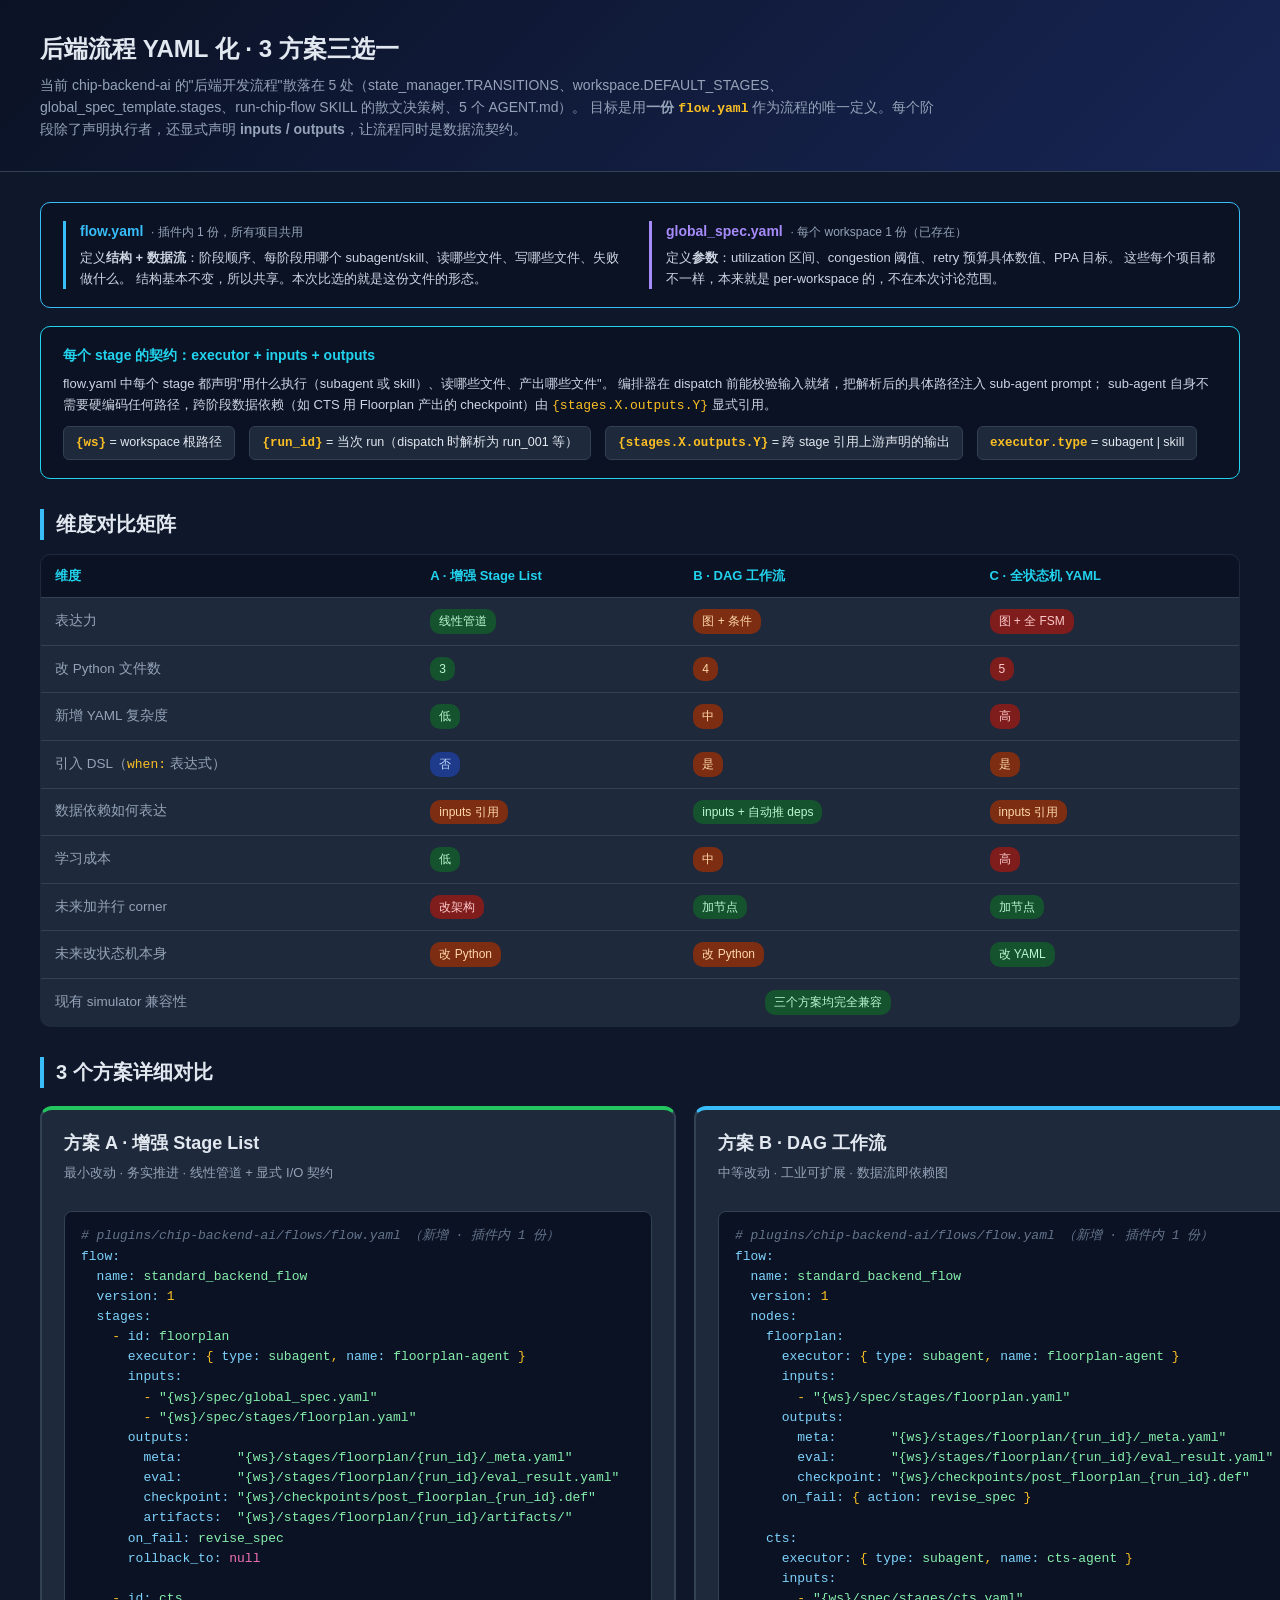
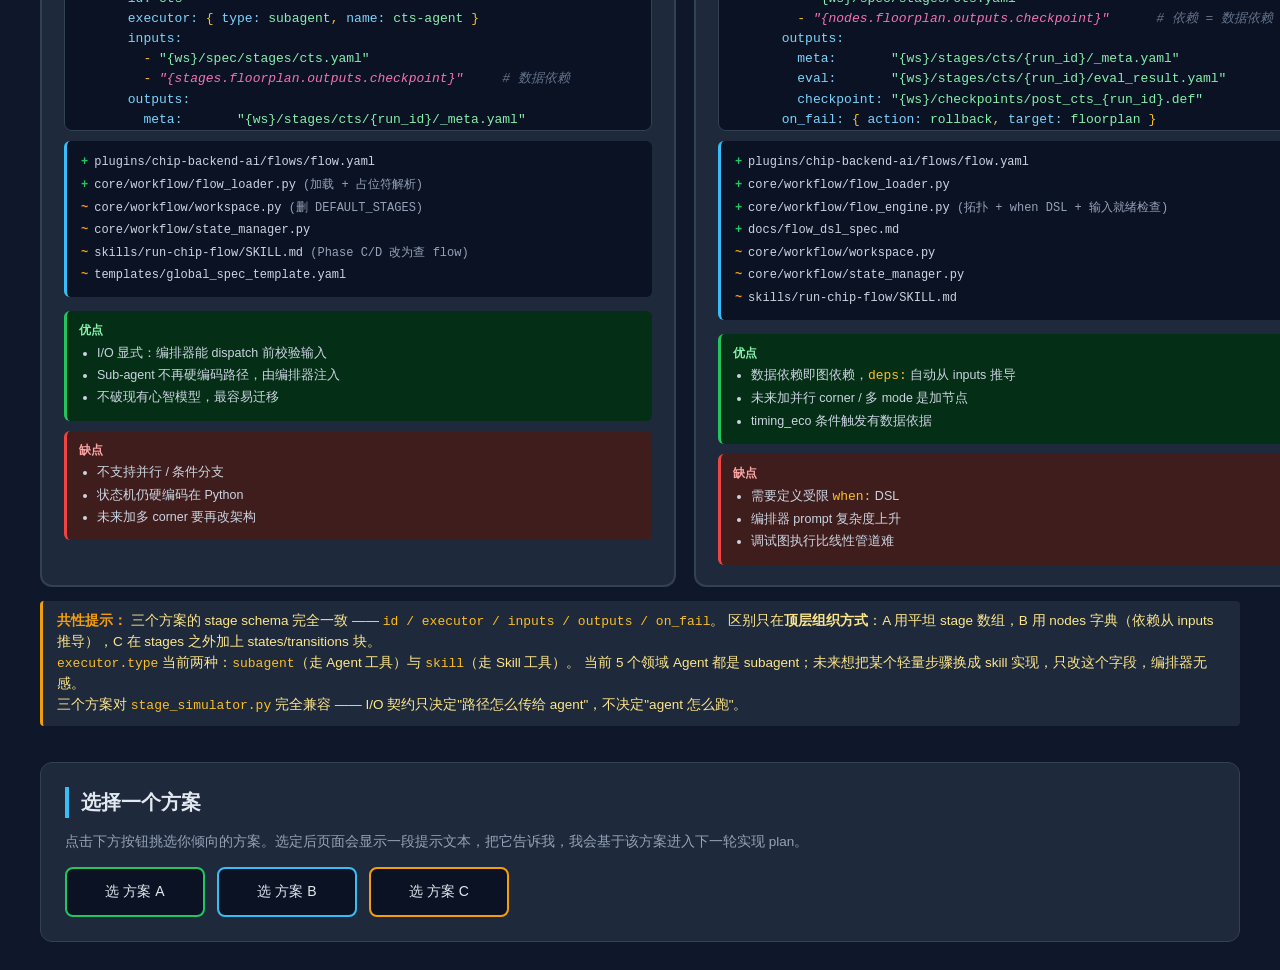
<file: docs/flow_proposals.html>
<!DOCTYPE html>
<html lang="zh-CN">
<head>
<meta charset="UTF-8">
<title>后端流程 YAML 化 · 方案比选</title>
<style>
  :root{
    --bg:#0f172a; --panel:#1e293b; --panel2:#273449; --line:#334155;
    --text:#e2e8f0; --muted:#94a3b8; --accent:#38bdf8; --accent2:#22d3ee;
    --ok:#22c55e; --warn:#f59e0b; --err:#ef4444; --info:#a78bfa;
  }
  *{box-sizing:border-box}
  body{margin:0;font-family:-apple-system,"Segoe UI",Helvetica,"PingFang SC","Microsoft YaHei",sans-serif;
       background:var(--bg);color:var(--text);line-height:1.55}
  header{padding:30px 40px;background:linear-gradient(135deg,#0b1224 0%,#172554 100%);
         border-bottom:1px solid var(--line)}
  header h1{margin:0;font-size:24px}
  header p{margin:8px 0 0;color:var(--muted);font-size:14px;max-width:900px}
  main{padding:30px 40px;max-width:1280px;margin:0 auto}
  h2{font-size:20px;border-left:4px solid var(--accent);padding-left:12px;margin:30px 0 14px}
  h3{font-size:16px;color:var(--accent2);margin-top:24px}
  p{color:#cbd5e1}
  code{font-family:"SF Mono",Consolas,monospace;color:#fbbf24;font-size:13px}

  /* split-of-concerns banner */
  .split-banner{background:#0b1224;border:1px solid var(--accent);border-radius:10px;
                padding:18px 22px;margin-bottom:18px;display:grid;grid-template-columns:1fr 1fr;gap:18px}
  .split-banner h4{margin:0 0 6px;font-size:14px;color:var(--accent)}
  .split-banner p{margin:0;font-size:13px;color:#cbd5e1}
  .split-banner .col{border-left:3px solid var(--accent);padding-left:14px}
  .split-banner .col:last-child{border-left-color:var(--info)}
  .split-banner .col:last-child h4{color:var(--info)}

  /* I/O contract banner */
  .io-banner{background:#0b1224;border:1px solid var(--accent2);border-radius:10px;
             padding:18px 22px;margin-bottom:24px}
  .io-banner h4{margin:0 0 8px;font-size:14px;color:var(--accent2)}
  .io-banner p{margin:6px 0;font-size:13px;color:#cbd5e1}
  .io-banner .keys{display:flex;gap:14px;flex-wrap:wrap;margin-top:10px;font-size:12.5px}
  .io-banner .keys b{color:#fbbf24;font-family:"SF Mono",Consolas,monospace}
  .io-banner .keys span{background:#1e293b;padding:6px 12px;border-radius:6px;border:1px solid var(--line)}

  /* matrix */
  table.matrix{width:100%;border-collapse:collapse;margin:8px 0 0;font-size:13.5px;
               background:var(--panel);border-radius:10px;overflow:hidden;border:1px solid var(--line)}
  table.matrix th,table.matrix td{padding:11px 14px;border-bottom:1px solid var(--line);text-align:left;vertical-align:middle}
  table.matrix th{background:#0b1224;color:var(--accent2);font-weight:600;font-size:13px}
  table.matrix tr:last-child td{border-bottom:none}
  table.matrix td:first-child{color:var(--muted);font-weight:500}
  .pill{display:inline-block;padding:3px 9px;border-radius:10px;font-size:12px;font-weight:500}
  .pill.low{background:#14532d;color:#bbf7d0}
  .pill.mid{background:#7c2d12;color:#fed7aa}
  .pill.high{background:#7f1d1d;color:#fecaca}
  .pill.yes{background:#7c2d12;color:#fed7aa}
  .pill.no{background:#1e3a8a;color:#bfdbfe}

  /* proposal cards */
  .proposals{display:grid;grid-template-columns:repeat(3,1fr);gap:18px;margin-top:18px}
  @media (max-width:1240px){.proposals{grid-template-columns:1fr}}
  .proposal{background:var(--panel);border:2px solid var(--line);border-radius:12px;
            padding:20px 22px;transition:.25s;position:relative}
  .proposal.A{border-top:4px solid #22c55e}
  .proposal.B{border-top:4px solid #38bdf8}
  .proposal.C{border-top:4px solid #f59e0b}
  .proposal h3{margin:0 0 6px;font-size:18px;color:var(--text)}
  .proposal .tagline{color:var(--muted);font-size:13px;margin-bottom:14px;min-height:34px}
  .proposal pre{background:#0b1224;border:1px solid var(--line);border-radius:8px;
                padding:14px 16px;overflow:auto;font-size:11.5px;line-height:1.55;color:#cbd5e1;
                max-height:520px;margin:10px 0}
  .file-list{font-size:12.5px;color:#cbd5e1;margin:8px 0 0;padding:10px 14px;
             background:#0b1224;border-radius:6px;border-left:3px solid var(--accent)}
  .file-list .add::before{content:"+";color:var(--ok);margin-right:6px;font-weight:bold}
  .file-list .mod::before{content:"~";color:var(--warn);margin-right:6px;font-weight:bold}
  .file-list li{list-style:none;padding:2px 0;font-family:"SF Mono",Consolas,monospace;font-size:12px}
  .pro-con{display:flex;flex-direction:column;gap:10px;margin-top:14px}
  .pro-con div{padding:10px 12px;border-radius:6px;font-size:12.5px}
  .pro-con .pros{background:#052e16;border-left:3px solid var(--ok)}
  .pro-con .cons{background:#3f1d1d;border-left:3px solid var(--err)}
  .pro-con b{display:block;margin-bottom:4px;font-size:12px}
  .pro-con .pros b{color:#86efac}
  .pro-con .cons b{color:#fca5a5}
  .pro-con ul{margin:0;padding-left:18px;color:#cbd5e1}
  .pro-con li{margin:3px 0}

  /* yaml syntax (lightweight) */
  pre code .k{color:#7dd3fc}
  pre code .s{color:#86efac}
  pre code .n{color:#fbbf24}
  pre code .c{color:#64748b;font-style:italic}
  pre code .o{color:#f472b6}
  pre code .r{color:#f472b6;font-style:italic}  /* placeholder ref */

  /* choose section */
  .choose{margin-top:36px;background:var(--panel);border:1px solid var(--line);
          border-radius:12px;padding:24px}
  .choose h2{margin-top:0}
  .btn-row{display:flex;gap:12px;flex-wrap:wrap;margin-top:14px}
  .btn{background:#0b1224;border:2px solid var(--line);color:var(--text);padding:14px 22px;
       border-radius:8px;cursor:pointer;font-size:14px;font-family:inherit;font-weight:500;
       transition:.2s;min-width:140px}
  .btn:hover{transform:translateY(-2px)}
  .btn.A{border-color:#22c55e}
  .btn.A:hover{background:#052e16}
  .btn.B{border-color:#38bdf8}
  .btn.B:hover{background:#0c2a4a}
  .btn.C{border-color:#f59e0b}
  .btn.C:hover{background:#4a2e08}
  .btn.selected{background:#0c2a4a;border-width:2px;box-shadow:0 0 16px rgba(56,189,248,.45)}
  .feedback{margin-top:18px;padding:16px 20px;background:#0b1224;border-radius:8px;
            border-left:4px solid var(--accent);display:none}
  .feedback.show{display:block;animation:slide .3s ease}
  @keyframes slide{from{opacity:0;transform:translateY(-6px)}to{opacity:1;transform:none}}
  .feedback h4{margin:0 0 8px;color:var(--accent)}
  .feedback p{margin:6px 0;font-size:13.5px}
  .feedback .copyme{background:#1e293b;padding:10px 14px;border-radius:6px;
                    font-family:"SF Mono",Consolas,monospace;font-size:13px;color:#fbbf24;
                    margin-top:10px;border:1px dashed var(--accent)}

  .note{background:#1e293b;border-left:3px solid var(--warn);padding:10px 14px;
        border-radius:4px;margin:14px 0;font-size:13.5px;color:#fde68a}
  .note strong{color:var(--warn)}
</style>
</head>
<body>

<header>
  <h1>后端流程 YAML 化 · 3 方案三选一</h1>
  <p>
    当前 chip-backend-ai 的"后端开发流程"散落在 5 处（state_manager.TRANSITIONS、workspace.DEFAULT_STAGES、global_spec_template.stages、run-chip-flow SKILL 的散文决策树、5 个 AGENT.md）。
    目标是用<b>一份 <code>flow.yaml</code></b> 作为流程的唯一定义。每个阶段除了声明执行者，还显式声明 <b>inputs / outputs</b>，让流程同时是数据流契约。
  </p>
</header>

<main>

<div class="split-banner">
  <div class="col">
    <h4>flow.yaml &nbsp;<span style="font-weight:normal;color:var(--muted);font-size:12px">· 插件内 1 份，所有项目共用</span></h4>
    <p>定义<b>结构 + 数据流</b>：阶段顺序、每阶段用哪个 subagent/skill、读哪些文件、写哪些文件、失败做什么。
       结构基本不变，所以共享。本次比选的就是这份文件的形态。</p>
  </div>
  <div class="col">
    <h4>global_spec.yaml &nbsp;<span style="font-weight:normal;color:var(--muted);font-size:12px">· 每个 workspace 1 份（已存在）</span></h4>
    <p>定义<b>参数</b>：utilization 区间、congestion 阈值、retry 预算具体数值、PPA 目标。
       这些每个项目都不一样，本来就是 per-workspace 的，不在本次讨论范围。</p>
  </div>
</div>

<div class="io-banner">
  <h4>每个 stage 的契约：executor + inputs + outputs</h4>
  <p>
    flow.yaml 中每个 stage 都声明"用什么执行（subagent 或 skill）、读哪些文件、产出哪些文件"。
    编排器在 dispatch 前能校验输入就绪，把解析后的具体路径注入 sub-agent prompt；
    sub-agent 自身不需要硬编码任何路径，跨阶段数据依赖（如 CTS 用 Floorplan 产出的 checkpoint）由 <code>{stages.X.outputs.Y}</code> 显式引用。
  </p>
  <div class="keys">
    <span><b>{ws}</b> = workspace 根路径</span>
    <span><b>{run_id}</b> = 当次 run（dispatch 时解析为 run_001 等）</span>
    <span><b>{stages.X.outputs.Y}</b> = 跨 stage 引用上游声明的输出</span>
    <span><b>executor.type</b> = subagent | skill</span>
  </div>
</div>

<h2>维度对比矩阵</h2>
<table class="matrix">
  <thead>
    <tr>
      <th>维度</th>
      <th>A · 增强 Stage List</th>
      <th>B · DAG 工作流</th>
      <th>C · 全状态机 YAML</th>
    </tr>
  </thead>
  <tbody>
    <tr><td>表达力</td>
        <td><span class="pill low">线性管道</span></td>
        <td><span class="pill mid">图 + 条件</span></td>
        <td><span class="pill high">图 + 全 FSM</span></td></tr>
    <tr><td>改 Python 文件数</td>
        <td><span class="pill low">3</span></td>
        <td><span class="pill mid">4</span></td>
        <td><span class="pill high">5</span></td></tr>
    <tr><td>新增 YAML 复杂度</td>
        <td><span class="pill low">低</span></td>
        <td><span class="pill mid">中</span></td>
        <td><span class="pill high">高</span></td></tr>
    <tr><td>引入 DSL（<code>when:</code> 表达式）</td>
        <td><span class="pill no">否</span></td>
        <td><span class="pill yes">是</span></td>
        <td><span class="pill yes">是</span></td></tr>
    <tr><td>数据依赖如何表达</td>
        <td><span class="pill mid">inputs 引用</span></td>
        <td><span class="pill low">inputs + 自动推 deps</span></td>
        <td><span class="pill mid">inputs 引用</span></td></tr>
    <tr><td>学习成本</td>
        <td><span class="pill low">低</span></td>
        <td><span class="pill mid">中</span></td>
        <td><span class="pill high">高</span></td></tr>
    <tr><td>未来加并行 corner</td>
        <td><span class="pill high">改架构</span></td>
        <td><span class="pill low">加节点</span></td>
        <td><span class="pill low">加节点</span></td></tr>
    <tr><td>未来改状态机本身</td>
        <td><span class="pill mid">改 Python</span></td>
        <td><span class="pill mid">改 Python</span></td>
        <td><span class="pill low">改 YAML</span></td></tr>
    <tr><td>现有 simulator 兼容性</td>
        <td colspan="3" style="text-align:center"><span class="pill low">三个方案均完全兼容</span></td></tr>
  </tbody>
</table>

<h2>3 个方案详细对比</h2>

<div class="proposals">

  <!-- A -->
  <div class="proposal A">
    <h3>方案 A · 增强 Stage List</h3>
    <div class="tagline">最小改动 · 务实推进 · 线性管道 + 显式 I/O 契约</div>
    <pre><code><span class="c"># plugins/chip-backend-ai/flows/flow.yaml （新增 · 插件内 1 份）</span>
<span class="k">flow:</span>
  <span class="k">name:</span> <span class="s">standard_backend_flow</span>
  <span class="k">version:</span> <span class="n">1</span>
  <span class="k">stages:</span>
    - <span class="k">id:</span> <span class="s">floorplan</span>
      <span class="k">executor:</span> { <span class="k">type:</span> <span class="s">subagent</span>, <span class="k">name:</span> <span class="s">floorplan-agent</span> }
      <span class="k">inputs:</span>
        - <span class="s">"{ws}/spec/global_spec.yaml"</span>
        - <span class="s">"{ws}/spec/stages/floorplan.yaml"</span>
      <span class="k">outputs:</span>
        <span class="k">meta:</span>       <span class="s">"{ws}/stages/floorplan/{run_id}/_meta.yaml"</span>
        <span class="k">eval:</span>       <span class="s">"{ws}/stages/floorplan/{run_id}/eval_result.yaml"</span>
        <span class="k">checkpoint:</span> <span class="s">"{ws}/checkpoints/post_floorplan_{run_id}.def"</span>
        <span class="k">artifacts:</span>  <span class="s">"{ws}/stages/floorplan/{run_id}/artifacts/"</span>
      <span class="k">on_fail:</span> <span class="s">revise_spec</span>
      <span class="k">rollback_to:</span> <span class="o">null</span>

    - <span class="k">id:</span> <span class="s">cts</span>
      <span class="k">executor:</span> { <span class="k">type:</span> <span class="s">subagent</span>, <span class="k">name:</span> <span class="s">cts-agent</span> }
      <span class="k">inputs:</span>
        - <span class="s">"{ws}/spec/stages/cts.yaml"</span>
        - <span class="r">"{stages.floorplan.outputs.checkpoint}"</span>     <span class="c"># 数据依赖</span>
      <span class="k">outputs:</span>
        <span class="k">meta:</span>       <span class="s">"{ws}/stages/cts/{run_id}/_meta.yaml"</span>
        <span class="k">eval:</span>       <span class="s">"{ws}/stages/cts/{run_id}/eval_result.yaml"</span>
        <span class="k">checkpoint:</span> <span class="s">"{ws}/checkpoints/post_cts_{run_id}.def"</span>
      <span class="k">on_fail:</span> <span class="s">rollback</span>
      <span class="k">rollback_to:</span> <span class="s">floorplan</span>

    - <span class="k">id:</span> <span class="s">route</span>
      <span class="k">executor:</span> { <span class="k">type:</span> <span class="s">subagent</span>, <span class="k">name:</span> <span class="s">route-agent</span> }
      <span class="k">inputs:</span>
        - <span class="s">"{ws}/spec/stages/route.yaml"</span>
        - <span class="r">"{stages.cts.outputs.checkpoint}"</span>
      <span class="k">outputs:</span>
        <span class="k">meta:</span>       <span class="s">"{ws}/stages/route/{run_id}/_meta.yaml"</span>
        <span class="k">eval:</span>       <span class="s">"{ws}/stages/route/{run_id}/eval_result.yaml"</span>
        <span class="k">checkpoint:</span> <span class="s">"{ws}/checkpoints/post_route_{run_id}.def"</span>
      <span class="k">on_fail:</span> <span class="s">rollback</span>
      <span class="k">rollback_to:</span> <span class="s">cts</span>

  <span class="k">on_demand:</span>
    - <span class="k">id:</span> <span class="s">timing_eco</span>
      <span class="k">executor:</span> { <span class="k">type:</span> <span class="s">subagent</span>, <span class="k">name:</span> <span class="s">timing-eco-agent</span> }
      <span class="k">inputs:</span>
        - <span class="r">"{stages.last_passed.outputs.checkpoint}"</span>   <span class="c"># 当前最后一个 pass</span>
      <span class="k">outputs:</span>
        <span class="k">meta:</span>       <span class="s">"{ws}/stages/timing_eco/{run_id}/_meta.yaml"</span>
        <span class="k">eval:</span>       <span class="s">"{ws}/stages/timing_eco/{run_id}/eval_result.yaml"</span>
      <span class="k">trigger:</span> <span class="s">orchestrator</span>

  <span class="k">termination:</span>
    <span class="k">all_stages_passed:</span> <span class="o">true</span>
    <span class="k">timing_signoff:</span> <span class="o">true</span>

<span class="c"># retry 次数、PPA 目标等数值 → workspace 的 global_spec.yaml</span></code></pre>
    <ul class="file-list">
      <li class="add">plugins/chip-backend-ai/flows/flow.yaml</li>
      <li class="add">core/workflow/flow_loader.py <span style="color:var(--muted)">(加载 + 占位符解析)</span></li>
      <li class="mod">core/workflow/workspace.py <span style="color:var(--muted)">(删 DEFAULT_STAGES)</span></li>
      <li class="mod">core/workflow/state_manager.py</li>
      <li class="mod">skills/run-chip-flow/SKILL.md <span style="color:var(--muted)">(Phase C/D 改为查 flow)</span></li>
      <li class="mod">templates/global_spec_template.yaml</li>
    </ul>
    <div class="pro-con">
      <div class="pros"><b>优点</b><ul>
        <li>I/O 显式：编排器能 dispatch 前校验输入</li>
        <li>Sub-agent 不再硬编码路径，由编排器注入</li>
        <li>不破现有心智模型，最容易迁移</li>
      </ul></div>
      <div class="cons"><b>缺点</b><ul>
        <li>不支持并行 / 条件分支</li>
        <li>状态机仍硬编码在 Python</li>
        <li>未来加多 corner 要再改架构</li>
      </ul></div>
    </div>
  </div>

  <!-- B -->
  <div class="proposal B">
    <h3>方案 B · DAG 工作流</h3>
    <div class="tagline">中等改动 · 工业可扩展 · 数据流即依赖图</div>
    <pre><code><span class="c"># plugins/chip-backend-ai/flows/flow.yaml （新增 · 插件内 1 份）</span>
<span class="k">flow:</span>
  <span class="k">name:</span> <span class="s">standard_backend_flow</span>
  <span class="k">version:</span> <span class="n">1</span>
  <span class="k">nodes:</span>
    <span class="k">floorplan:</span>
      <span class="k">executor:</span> { <span class="k">type:</span> <span class="s">subagent</span>, <span class="k">name:</span> <span class="s">floorplan-agent</span> }
      <span class="k">inputs:</span>
        - <span class="s">"{ws}/spec/stages/floorplan.yaml"</span>
      <span class="k">outputs:</span>
        <span class="k">meta:</span>       <span class="s">"{ws}/stages/floorplan/{run_id}/_meta.yaml"</span>
        <span class="k">eval:</span>       <span class="s">"{ws}/stages/floorplan/{run_id}/eval_result.yaml"</span>
        <span class="k">checkpoint:</span> <span class="s">"{ws}/checkpoints/post_floorplan_{run_id}.def"</span>
      <span class="k">on_fail:</span> { <span class="k">action:</span> <span class="s">revise_spec</span> }

    <span class="k">cts:</span>
      <span class="k">executor:</span> { <span class="k">type:</span> <span class="s">subagent</span>, <span class="k">name:</span> <span class="s">cts-agent</span> }
      <span class="k">inputs:</span>
        - <span class="s">"{ws}/spec/stages/cts.yaml"</span>
        - <span class="r">"{nodes.floorplan.outputs.checkpoint}"</span>      <span class="c"># 依赖 = 数据依赖</span>
      <span class="k">outputs:</span>
        <span class="k">meta:</span>       <span class="s">"{ws}/stages/cts/{run_id}/_meta.yaml"</span>
        <span class="k">eval:</span>       <span class="s">"{ws}/stages/cts/{run_id}/eval_result.yaml"</span>
        <span class="k">checkpoint:</span> <span class="s">"{ws}/checkpoints/post_cts_{run_id}.def"</span>
      <span class="k">on_fail:</span> { <span class="k">action:</span> <span class="s">rollback</span>, <span class="k">target:</span> <span class="s">floorplan</span> }

    <span class="k">route:</span>
      <span class="k">executor:</span> { <span class="k">type:</span> <span class="s">subagent</span>, <span class="k">name:</span> <span class="s">route-agent</span> }
      <span class="k">inputs:</span>
        - <span class="s">"{ws}/spec/stages/route.yaml"</span>
        - <span class="r">"{nodes.cts.outputs.checkpoint}"</span>
      <span class="k">outputs:</span>
        <span class="k">meta:</span>       <span class="s">"{ws}/stages/route/{run_id}/_meta.yaml"</span>
        <span class="k">eval:</span>       <span class="s">"{ws}/stages/route/{run_id}/eval_result.yaml"</span>
        <span class="k">checkpoint:</span> <span class="s">"{ws}/checkpoints/post_route_{run_id}.def"</span>
      <span class="k">on_fail:</span> { <span class="k">action:</span> <span class="s">rollback</span>, <span class="k">target:</span> <span class="s">cts</span> }

    <span class="k">timing_eco:</span>
      <span class="k">executor:</span> { <span class="k">type:</span> <span class="s">subagent</span>, <span class="k">name:</span> <span class="s">timing-eco-agent</span> }
      <span class="k">inputs:</span>
        - <span class="r">"{nodes.route.outputs.checkpoint}"</span>
      <span class="k">outputs:</span>
        <span class="k">meta:</span>       <span class="s">"{ws}/stages/timing_eco/{run_id}/_meta.yaml"</span>
        <span class="k">eval:</span>       <span class="s">"{ws}/stages/timing_eco/{run_id}/eval_result.yaml"</span>
      <span class="k">when:</span> <span class="s">"metrics.timing.wns_ns &lt; -0.1"</span>           <span class="c"># 条件触发</span>

  <span class="k">termination:</span>
    <span class="k">when:</span> <span class="s">"nodes(['floorplan','cts','route']).all_passed"</span></code></pre>
    <ul class="file-list">
      <li class="add">plugins/chip-backend-ai/flows/flow.yaml</li>
      <li class="add">core/workflow/flow_loader.py</li>
      <li class="add">core/workflow/flow_engine.py <span style="color:var(--muted)">(拓扑 + when DSL + 输入就绪检查)</span></li>
      <li class="add">docs/flow_dsl_spec.md</li>
      <li class="mod">core/workflow/workspace.py</li>
      <li class="mod">core/workflow/state_manager.py</li>
      <li class="mod">skills/run-chip-flow/SKILL.md</li>
    </ul>
    <div class="pro-con">
      <div class="pros"><b>优点</b><ul>
        <li>数据依赖即图依赖，<code>deps:</code> 自动从 inputs 推导</li>
        <li>未来加并行 corner / 多 mode 是加节点</li>
        <li>timing_eco 条件触发有数据依据</li>
      </ul></div>
      <div class="cons"><b>缺点</b><ul>
        <li>需要定义受限 <code>when:</code> DSL</li>
        <li>编排器 prompt 复杂度上升</li>
        <li>调试图执行比线性管道难</li>
      </ul></div>
    </div>
  </div>

  <!-- C -->
  <div class="proposal C">
    <h3>方案 C · 完整状态机 YAML</h3>
    <div class="tagline">最大改动 · 最显式 · 状态机 + I/O 契约一并搬进 YAML</div>
    <pre><code><span class="c"># plugins/chip-backend-ai/flows/flow.yaml （新增 · 插件内 1 份）</span>
<span class="k">flow:</span>
  <span class="k">name:</span> <span class="s">standard_backend_flow</span>
  <span class="k">initial:</span> <span class="s">INIT</span>
  <span class="k">states:</span>
    <span class="k">INIT:</span>
      <span class="k">on:</span> { <span class="k">human_input:</span> <span class="s">SPEC_DRAFTING</span> }
    <span class="k">SPEC_DRAFTING:</span>
      <span class="k">entry:</span> <span class="s">spawn(spec-agent)</span>
      <span class="k">on:</span> { <span class="k">spec_ready:</span> <span class="s">SPEC_REVIEW</span> }
    <span class="k">SPEC_REVIEW:</span>
      <span class="k">on:</span>
        <span class="k">human_approved:</span> <span class="s">SCHEDULING</span>
        <span class="k">human_rejected:</span> <span class="s">SPEC_DRAFTING</span>
    <span class="k">SCHEDULING:</span>
      <span class="k">entry:</span> <span class="s">decide_next</span>
      <span class="k">decisions:</span>
        - <span class="k">when:</span> <span class="s">"all_stages.status == 'passed'"</span>
          <span class="k">to:</span> <span class="s">COMPLETED</span>
        - <span class="k">when:</span> <span class="s">"budget.exhausted"</span>
          <span class="k">to:</span> <span class="s">ABORTED</span>
        - <span class="k">when:</span> <span class="s">"last_eval.overall == 'fail' and stage.retry &lt; budget.max"</span>
          <span class="k">to:</span> <span class="s">STAGE_RUNNING</span>
          <span class="k">action:</span> <span class="s">retry</span>
    <span class="k">STAGE_RUNNING:</span>
      <span class="k">entry:</span> <span class="s">spawn(${current_stage.executor})</span>
      <span class="k">on:</span> { <span class="k">agent_done:</span> <span class="s">SCHEDULING</span> }
    <span class="k">COMPLETED:</span> { <span class="k">final:</span> <span class="o">true</span> }
    <span class="k">ABORTED:</span> { <span class="k">final:</span> <span class="o">true</span> }

  <span class="k">stages:</span>
    - <span class="k">id:</span> <span class="s">floorplan</span>
      <span class="k">executor:</span> { <span class="k">type:</span> <span class="s">subagent</span>, <span class="k">name:</span> <span class="s">floorplan-agent</span> }
      <span class="k">deps:</span> []
      <span class="k">inputs:</span>
        - <span class="s">"{ws}/spec/stages/floorplan.yaml"</span>
      <span class="k">outputs:</span>
        <span class="k">meta:</span>       <span class="s">"{ws}/stages/floorplan/{run_id}/_meta.yaml"</span>
        <span class="k">eval:</span>       <span class="s">"{ws}/stages/floorplan/{run_id}/eval_result.yaml"</span>
        <span class="k">checkpoint:</span> <span class="s">"{ws}/checkpoints/post_floorplan_{run_id}.def"</span>

    - <span class="k">id:</span> <span class="s">cts</span>
      <span class="k">executor:</span> { <span class="k">type:</span> <span class="s">subagent</span>, <span class="k">name:</span> <span class="s">cts-agent</span> }
      <span class="k">deps:</span> [<span class="s">floorplan</span>]
      <span class="k">inputs:</span>
        - <span class="s">"{ws}/spec/stages/cts.yaml"</span>
        - <span class="r">"{stages.floorplan.outputs.checkpoint}"</span>
      <span class="k">outputs:</span>
        <span class="k">meta:</span>       <span class="s">"{ws}/stages/cts/{run_id}/_meta.yaml"</span>
        <span class="k">eval:</span>       <span class="s">"{ws}/stages/cts/{run_id}/eval_result.yaml"</span>
        <span class="k">checkpoint:</span> <span class="s">"{ws}/checkpoints/post_cts_{run_id}.def"</span>

    - <span class="k">id:</span> <span class="s">route</span>
      <span class="k">executor:</span> { <span class="k">type:</span> <span class="s">subagent</span>, <span class="k">name:</span> <span class="s">route-agent</span> }
      <span class="k">deps:</span> [<span class="s">cts</span>]
      <span class="k">inputs:</span>
        - <span class="s">"{ws}/spec/stages/route.yaml"</span>
        - <span class="r">"{stages.cts.outputs.checkpoint}"</span>
      <span class="k">outputs:</span>
        <span class="k">meta:</span>       <span class="s">"{ws}/stages/route/{run_id}/_meta.yaml"</span>
        <span class="k">eval:</span>       <span class="s">"{ws}/stages/route/{run_id}/eval_result.yaml"</span>
        <span class="k">checkpoint:</span> <span class="s">"{ws}/checkpoints/post_route_{run_id}.def"</span></code></pre>
    <ul class="file-list">
      <li class="add">plugins/chip-backend-ai/flows/flow.yaml</li>
      <li class="add">core/workflow/flow_loader.py</li>
      <li class="add">core/workflow/flow_engine.py</li>
      <li class="add">docs/flow_dsl_spec.md</li>
      <li class="mod">core/workflow/workspace.py</li>
      <li class="mod">core/workflow/state_manager.py <span style="color:var(--muted)">(删 TRANSITIONS，从 YAML 加载)</span></li>
      <li class="mod">skills/run-chip-flow/SKILL.md <span style="color:var(--muted)">(Phase C 整段重写)</span></li>
    </ul>
    <div class="pro-con">
      <div class="pros"><b>优点</b><ul>
        <li>唯一真源 —— FSM + I/O 全部 YAML</li>
        <li>可直接生成状态图和数据流图</li>
        <li>未来加新状态无需动 Python</li>
      </ul></div>
      <div class="cons"><b>缺点</b><ul>
        <li>YAML 嵌套深，写起来啰嗦</li>
        <li>DSL 表达式集需严格定义</li>
        <li>当前业务复杂度可能用不到这种灵活性</li>
      </ul></div>
    </div>
  </div>

</div>

<div class="note">
  <strong>共性提示：</strong>
  三个方案的 stage schema 完全一致 —— <code>id / executor / inputs / outputs / on_fail</code>。
  区别只在<b>顶层组织方式</b>：A 用平坦 stage 数组，B 用 nodes 字典（依赖从 inputs 推导），C 在 stages 之外加上 states/transitions 块。<br>
  <code>executor.type</code> 当前两种：<code>subagent</code>（走 Agent 工具）与 <code>skill</code>（走 Skill 工具）。
  当前 5 个领域 Agent 都是 subagent；未来想把某个轻量步骤换成 skill 实现，只改这个字段，编排器无感。<br>
  三个方案对 <code>stage_simulator.py</code> 完全兼容 —— I/O 契约只决定"路径怎么传给 agent"，不决定"agent 怎么跑"。
</div>

<section class="choose">
  <h2>选择一个方案</h2>
  <p style="margin:0;color:var(--muted);font-size:13.5px">
    点击下方按钮挑选你倾向的方案。选定后页面会显示一段提示文本，把它告诉我，我会基于该方案进入下一轮实现 plan。
  </p>
  <div class="btn-row">
    <button class="btn A" data-pick="A">选 方案 A</button>
    <button class="btn B" data-pick="B">选 方案 B</button>
    <button class="btn C" data-pick="C">选 方案 C</button>
  </div>
  <div class="feedback" id="feedback">
    <h4 id="fb-title">已选：方案 X</h4>
    <p id="fb-summary"></p>
    <p style="color:var(--muted);font-size:13px;margin-top:14px">
      把下面这句话复制回对话框告诉我，我就进入下一轮的实现 plan：
    </p>
    <div class="copyme" id="fb-copy"></div>
  </div>
</section>

</main>

<script>
  const SUMMARIES = {
    A: '渐进式 · 平坦 stage 数组 + executor/inputs/outputs 显式契约。线性管道，不引入 DSL，最快可落地。改 3 个 Python 文件。',
    B: 'DAG 工作流 · nodes 字典 + inputs 自动推导依赖 + when 条件触发。未来加并行 corner / power planning 都是加节点。改 4 个 Python 文件。',
    C: '完整状态机 YAML · FSM + 阶段 I/O 契约全部数据化。改流程完全不用动 Python。引入 DSL + 重写 Phase C，改 5 个 Python 文件。',
  };

  function showFeedback(pick) {
    document.querySelectorAll('.btn').forEach(b => b.classList.toggle('selected', b.dataset.pick === pick));
    const fb = document.getElementById('feedback');
    document.getElementById('fb-title').textContent = `已选：方案 ${pick}`;
    document.getElementById('fb-summary').textContent = SUMMARIES[pick];
    document.getElementById('fb-copy').textContent = `我选方案 ${pick}，请基于此进入实现 plan。`;
    fb.classList.add('show');
    fb.scrollIntoView({behavior:'smooth', block:'nearest'});
  }

  document.querySelectorAll('.btn').forEach(b => {
    b.addEventListener('click', () => showFeedback(b.dataset.pick));
  });
</script>
</body>
</html>
</file>
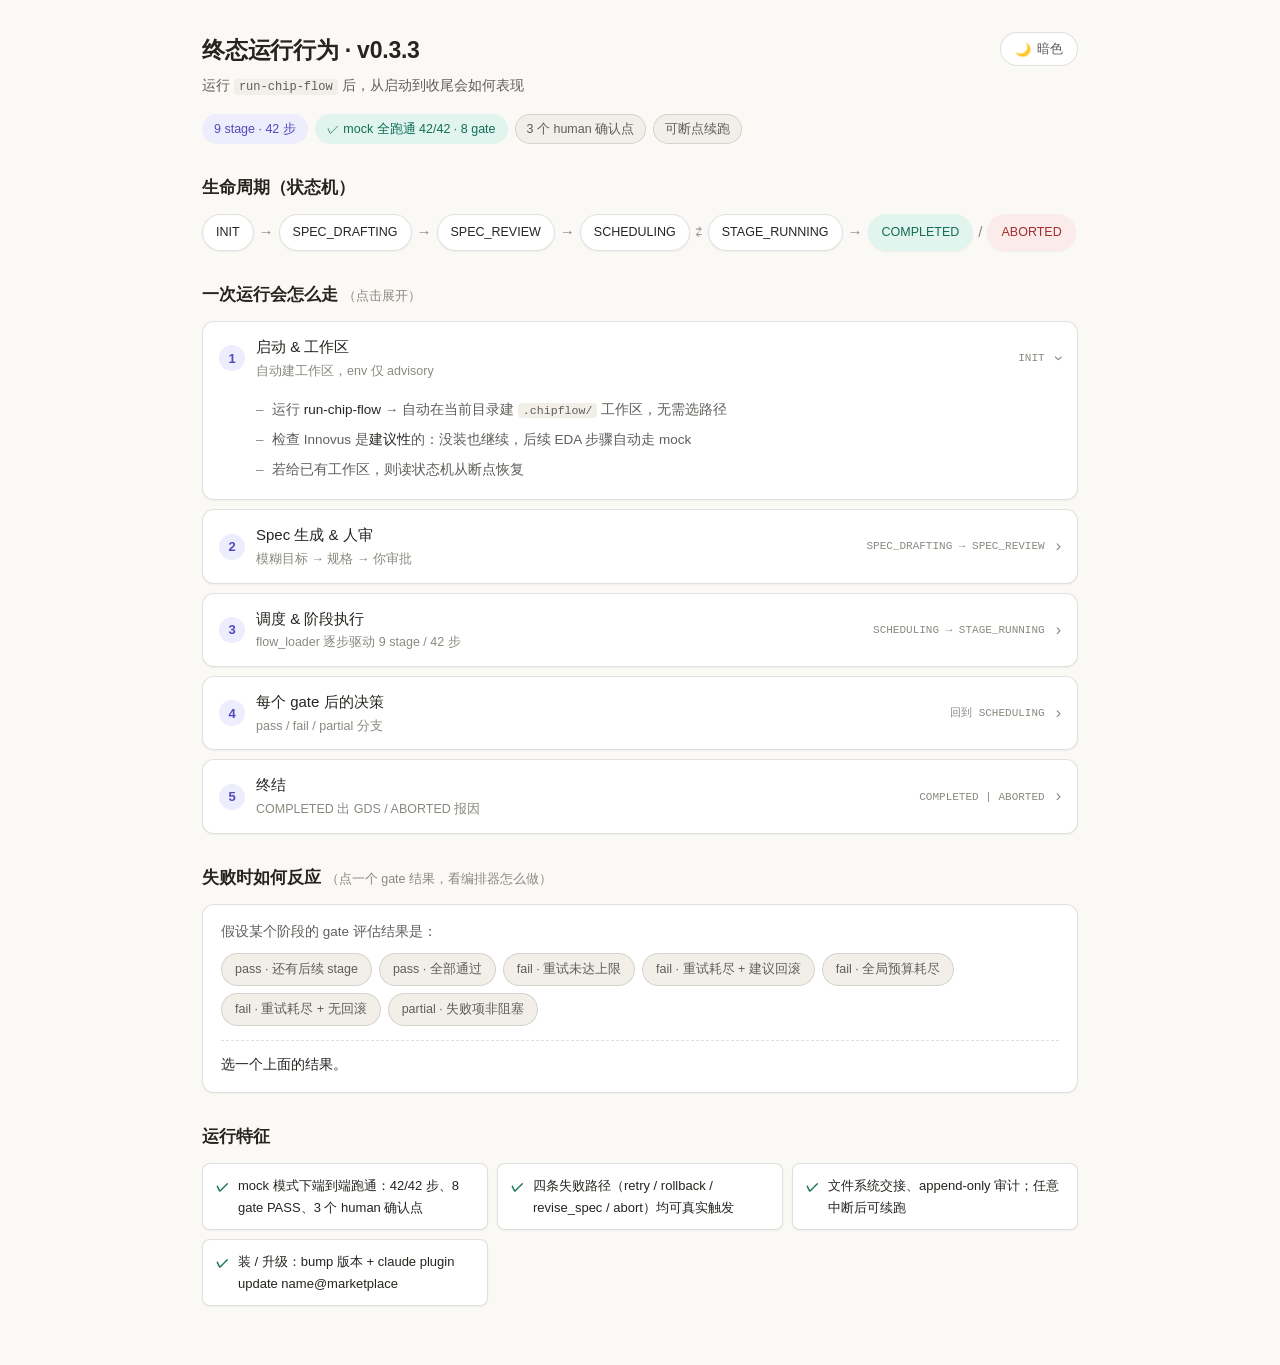
<file: docs/flow_runtime_behavior.html>
<!DOCTYPE html>
<html lang="zh-CN" data-theme="light">
<head>
<meta charset="UTF-8">
<meta name="viewport" content="width=device-width, initial-scale=1.0">
<title>chip-backend-ai · 终态运行行为</title>
<style>
  :root{
    --bg:#faf9f5;--surface:#fff;--surface2:#f1efe8;
    --text:#26241f;--text2:#5f5e5a;--text3:#8a8980;
    --border:rgba(0,0,0,.12);--border2:rgba(0,0,0,.22);
    --accent:#534ab7;--accent-bg:#eeedfe;
    --ok:#0f6e56;--ok-bg:#e1f5ee;
    --warn:#854f0b;--warn-bg:#faeeda;
    --info:#185fa5;--info-bg:#e6f1fb;
    --red:#a32d2d;--red-bg:#fcebeb;
    --shadow:0 1px 2px rgba(0,0,0,.05);--radius:12px;--radius-sm:8px;
    --mono:ui-monospace,SFMono-Regular,Menlo,Consolas,monospace;
    --sans:-apple-system,BlinkMacSystemFont,"Segoe UI","PingFang SC","Microsoft YaHei",sans-serif;
  }
  [data-theme="dark"]{
    --bg:#1c1b19;--surface:#262522;--surface2:#2f2e2a;
    --text:#e9e7e1;--text2:#b4b2a9;--text3:#888780;
    --border:rgba(255,255,255,.14);--border2:rgba(255,255,255,.26);
    --accent:#afa9ec;--accent-bg:#2c2750;
    --ok:#5dcaa5;--ok-bg:#0f3d31;
    --warn:#ef9f27;--warn-bg:#4a3208;
    --info:#85b7eb;--info-bg:#0c3357;
    --red:#f09595;--red-bg:#501313;--shadow:none;
  }
  *{box-sizing:border-box;margin:0;padding:0}
  body{background:var(--bg);color:var(--text);font-family:var(--sans);line-height:1.65;-webkit-font-smoothing:antialiased}
  .wrap{max-width:920px;margin:0 auto;padding:32px 22px 60px}
  code{font-family:var(--mono);font-size:.86em;background:var(--surface2);padding:1px 5px;border-radius:4px}
  h1{font-size:23px;font-weight:600;letter-spacing:-.01em}
  h2{font-size:17px;font-weight:600;margin:30px 0 12px}
  .sub{color:var(--text2);font-size:14px;margin-top:4px}
  .topbar{display:flex;justify-content:space-between;align-items:flex-start;gap:16px}
  .toggle{flex-shrink:0;background:var(--surface);border:1px solid var(--border);color:var(--text2);border-radius:999px;padding:7px 14px;font-size:13px;cursor:pointer;font-family:var(--sans);display:flex;gap:6px;align-items:center}
  .toggle:hover{border-color:var(--border2);color:var(--text)}
  .chips{display:flex;flex-wrap:wrap;gap:7px;margin-top:16px}
  .chip{font-size:12.5px;padding:4px 11px;border-radius:999px;background:var(--surface2);color:var(--text2);border:1px solid var(--border)}
  .chip.ok{background:var(--ok-bg);color:var(--ok);border-color:transparent}
  .chip.accent{background:var(--accent-bg);color:var(--accent);border-color:transparent}

  .sm{display:flex;flex-wrap:wrap;align-items:center;gap:5px}
  .st{background:var(--surface);border:1px solid var(--border);border-radius:999px;padding:7px 13px;font-size:12.5px;font-weight:500;box-shadow:var(--shadow);white-space:nowrap}
  .st.term-ok{background:var(--ok-bg);color:var(--ok);border-color:transparent}
  .st.term-no{background:var(--red-bg);color:var(--red);border-color:transparent}
  .sar{color:var(--text3);font-size:15px}

  .phases{display:flex;flex-direction:column;gap:9px}
  .ph{background:var(--surface);border:1px solid var(--border);border-radius:var(--radius);box-shadow:var(--shadow);overflow:hidden}
  .ph .hd{display:flex;align-items:center;gap:11px;padding:13px 16px;cursor:pointer}
  .ph .hd:hover{background:var(--surface2)}
  .ph .num{flex-shrink:0;width:26px;height:26px;border-radius:50%;background:var(--accent-bg);color:var(--accent);font-size:13px;font-weight:600;display:flex;align-items:center;justify-content:center}
  .ph .ti{flex:1}
  .ph .tt{font-size:15px;font-weight:500}
  .ph .ss{font-size:12.5px;color:var(--text3);margin-top:1px}
  .ph .stt{font-family:var(--mono);font-size:11px;color:var(--text3)}
  .ph .cv{font-size:16px;color:var(--text3);transition:.2s}
  .ph.open .cv{transform:rotate(90deg)}
  .ph .bd{display:none;padding:0 16px 14px 53px}
  .ph.open .bd{display:block;animation:fade .2s ease}
  @keyframes fade{from{opacity:0}to{opacity:1}}
  .ph .bd ul{list-style:none}
  .ph .bd li{font-size:13.5px;color:var(--text2);padding:4px 0 4px 16px;position:relative}
  .ph .bd li:before{content:"–";position:absolute;left:0;color:var(--text3)}
  .ph .bd li b{color:var(--text);font-weight:500}

  .callout{border:1px solid var(--info-bg);background:var(--info-bg);border-radius:var(--radius);padding:13px 16px}
  .callout .h{display:flex;align-items:center;gap:7px;font-weight:600;font-size:14px;color:var(--info)}
  .callout p{font-size:13.5px;color:var(--info);margin-top:4px}

  .sim{background:var(--surface);border:1px solid var(--border);border-radius:var(--radius);padding:16px 18px;box-shadow:var(--shadow)}
  .sim .q{font-size:13.5px;color:var(--text2);margin-bottom:10px}
  .opts{display:flex;flex-wrap:wrap;gap:7px}
  .opt{background:var(--surface2);border:1px solid var(--border);border-radius:999px;padding:7px 13px;font-size:12.5px;cursor:pointer;font-family:var(--sans);color:var(--text2)}
  .opt:hover{border-color:var(--border2);color:var(--text)}
  .opt.on{background:var(--accent-bg);border-color:var(--accent);color:var(--accent);font-weight:500}
  .simout{margin-top:14px;border-top:1px dashed var(--border);padding-top:13px;font-size:13.5px;min-height:20px;animation:fade .2s ease}
  .simout .act{font-weight:500;font-size:14px}
  .simout .flow{font-family:var(--mono);font-size:12px;color:var(--text3);margin-top:6px}
  .pill{display:inline-block;font-size:11px;padding:2px 8px;border-radius:999px;font-weight:600;margin-left:6px}
  .pl-ok{background:var(--ok-bg);color:var(--ok)} .pl-wn{background:var(--warn-bg);color:var(--warn)} .pl-no{background:var(--red-bg);color:var(--red)}

  .cards{display:grid;grid-template-columns:repeat(auto-fit,minmax(220px,1fr));gap:9px}
  .sc{background:var(--surface);border:1px solid var(--border);border-radius:var(--radius-sm);padding:11px 13px;font-size:13px;display:flex;gap:9px;align-items:flex-start;box-shadow:var(--shadow)}
  .sc .ic{flex-shrink:0;color:var(--ok);font-weight:600;margin-top:1px}
</style>
</head>
<body>
<div class="wrap">

  <div class="topbar">
    <div>
      <h1>终态运行行为 · v0.3.3</h1>
      <div class="sub">运行 <code>run-chip-flow</code> 后，从启动到收尾会如何表现</div>
    </div>
    <button class="toggle" id="themeBtn"><span id="themeIc">🌙</span><span id="themeTx">暗色</span></button>
  </div>

  <div class="chips">
    <span class="chip accent">9 stage · 42 步</span>
    <span class="chip ok">✓ mock 全跑通 42/42 · 8 gate</span>
    <span class="chip">3 个 human 确认点</span>
    <span class="chip">可断点续跑</span>
  </div>

  <h2>生命周期（状态机）</h2>
  <div class="sm">
    <span class="st">INIT</span><span class="sar">→</span>
    <span class="st">SPEC_DRAFTING</span><span class="sar">→</span>
    <span class="st">SPEC_REVIEW</span><span class="sar">→</span>
    <span class="st">SCHEDULING</span><span class="sar">⇄</span>
    <span class="st">STAGE_RUNNING</span><span class="sar">→</span>
    <span class="st term-ok">COMPLETED</span>
    <span class="sar">/</span>
    <span class="st term-no">ABORTED</span>
  </div>

  <h2>一次运行会怎么走 <span style="font-size:12.5px;font-weight:400;color:var(--text3)">（点击展开）</span></h2>
  <div class="phases" id="phases"></div>

  <h2>失败时如何反应 <span style="font-size:12.5px;font-weight:400;color:var(--text3)">（点一个 gate 结果，看编排器怎么做）</span></h2>
  <div class="sim">
    <div class="q">假设某个阶段的 gate 评估结果是：</div>
    <div class="opts" id="opts"></div>
    <div class="simout" id="simout">选一个上面的结果。</div>
  </div>

  <h2>运行特征</h2>
  <div class="cards" id="feat"></div>

</div>

<script>
const PHASES=[
 {t:"启动 & 工作区",s:"自动建工作区，env 仅 advisory",st:"INIT",
  li:["运行 <b>run-chip-flow</b> → 自动在当前目录建 <code>.chipflow/</code> 工作区，无需选路径",
      "检查 Innovus 是<b>建议性</b>的：没装也继续，后续 EDA 步骤自动走 mock",
      "若给已有工作区，则读状态机从断点恢复"]},
 {t:"Spec 生成 & 人审",s:"模糊目标 → 规格 → 你审批",st:"SPEC_DRAFTING → SPEC_REVIEW",
  li:["你给一个模糊目标（如：1.0 GHz、确保时序收敛、route 后 DRC=0）",
      "<b>spec-draft</b> 生成 <code>global_spec</code> + 9 个 stage spec，并做 PPA 预算分解",
      "<b>暂停等你审批</b>；驳回则带反馈重draft",
      "批准后，spec 的重试预算 / 单阶段重试上限<b>同步进运行时状态</b>"]},
 {t:"调度 & 阶段执行",s:"flow_loader 逐步驱动 9 stage / 42 步",st:"SCHEDULING → STAGE_RUNNING",
  li:["<b>AI 决策步</b> → 决策 skill 生成 <code>decisions.yaml</code>",
      "<b>渲染</b> → render-tcl <b>自动注入工作区路径变量</b>，出具体 Tcl（无需手填）",
      "<b>执行</b> → run-eda-script；无真实工具时走 <b>mock</b>，产出标 <code>SIMULATED</code> 的可解析报告",
      "<b>gate</b> → parse-eda-report → <code>eval_result.yaml</code>",
      "<b>human 步</b> → <b>暂停等确认</b>：confirm_macro / waiver_review / final_checklist"]},
 {t:"每个 gate 后的决策",s:"pass / fail / partial 分支",st:"回到 SCHEDULING",
  li:["<b>pass</b> → 派发下一 stage；全部通过 → COMPLETED",
      "<b>fail</b> → 先<b>重试</b>到上限 → 建议回滚则 <b>rollback</b> 到上游（记 parent_run、耗预算）→ 预算耗尽则 <b>ABORTED</b> → 否则 <b>revise_spec</b> 改规格",
      "<b>partial</b> → 不阻塞下一步则继续，否则按 fail 处理",
      "每步决策都写入 <code>decisions.jsonl</code> 审计日志"]},
 {t:"终结",s:"COMPLETED 出 GDS / ABORTED 报因",st:"COMPLETED | ABORTED",
  li:["<b>COMPLETED</b>：产出 GDS + PPA 汇总，并<b>明确标注 simulated</b>（非真实 PPA）",
      "<b>ABORTED</b>：报告失败原因、重试预算消耗、最后一次 eval 结果与建议",
      "全程文件系统交接，<b>可断点续跑</b>：重进只需再调 flow_loader next"]},
];
const SIM=[
 {k:"pass · 还有后续 stage",cls:"pl-ok",act:"派发下一个 stage",flow:"agent_done → SCHEDULING → dispatch（下一 stage）"},
 {k:"pass · 全部通过",cls:"pl-ok",act:"流程完成，产出 GDS",flow:"all_passed → COMPLETED"},
 {k:"fail · 重试未达上限",cls:"pl-wn",act:"重试同一 stage（retry_count +1）",flow:"dispatch（同 stage，新 run）"},
 {k:"fail · 重试耗尽 + 建议回滚",cls:"pl-wn",act:"回滚到上游 stage",flow:"create-run --parent-run · increment-budget → dispatch（上游 stage）"},
 {k:"fail · 全局预算耗尽",cls:"pl-no",act:"终止流程",flow:"budget_exhausted → ABORTED"},
 {k:"fail · 重试耗尽 + 无回滚",cls:"pl-wn",act:"回到改规格放宽约束",flow:"revise_spec → SPEC_DRAFTING"},
 {k:"partial · 失败项非阻塞",cls:"pl-ok",act:"带提示继续下一 stage",flow:"agent_done → SCHEDULING → dispatch"},
];
const FEAT=[
 "mock 模式下端到端跑通：42/42 步、8 gate PASS、3 个 human 确认点",
 "四条失败路径（retry / rollback / revise_spec / abort）均可真实触发",
 "文件系统交接、append-only 审计；任意中断后可续跑",
 "装 / 升级：bump 版本 + claude plugin update name@marketplace",
];

const phEl=document.getElementById("phases");
PHASES.forEach((p,i)=>{
 const d=document.createElement("div");d.className="ph";
 d.innerHTML=`<div class="hd"><div class="num">${i+1}</div><div class="ti"><div class="tt">${p.t}</div><div class="ss">${p.s}</div></div><div class="stt">${p.st}</div><div class="cv">›</div></div><div class="bd"><ul>${p.li.map(x=>`<li>${x}</li>`).join("")}</ul></div>`;
 d.querySelector(".hd").onclick=()=>d.classList.toggle("open");
 phEl.appendChild(d);
});
document.querySelector(".ph").classList.add("open");

const optEl=document.getElementById("opts"),outEl=document.getElementById("simout");
SIM.forEach((s,i)=>{
 const b=document.createElement("button");b.className="opt";b.textContent=s.k;
 b.onclick=()=>{document.querySelectorAll(".opt").forEach(o=>o.classList.remove("on"));b.classList.add("on");
   outEl.innerHTML=`<div class="act">编排器：${s.act}<span class="pill ${s.cls}">${s.k.split(" · ")[0]}</span></div><div class="flow">${s.flow}</div>`;};
 optEl.appendChild(b);
});

const ftEl=document.getElementById("feat");
FEAT.forEach(f=>{const d=document.createElement("div");d.className="sc";d.innerHTML=`<span class="ic">✓</span>${f}`;ftEl.appendChild(d);});

const root=document.documentElement,tIc=document.getElementById("themeIc"),tTx=document.getElementById("themeTx");
document.getElementById("themeBtn").onclick=()=>{const dk=root.getAttribute("data-theme")==="dark";
 root.setAttribute("data-theme",dk?"light":"dark");tIc.textContent=dk?"🌙":"☀️";tTx.textContent=dk?"暗色":"亮色";};
if(window.matchMedia&&matchMedia("(prefers-color-scheme: dark)").matches){root.setAttribute("data-theme","dark");tIc.textContent="☀️";tTx.textContent="亮色";}
</script>
</body>
</html>
</file>
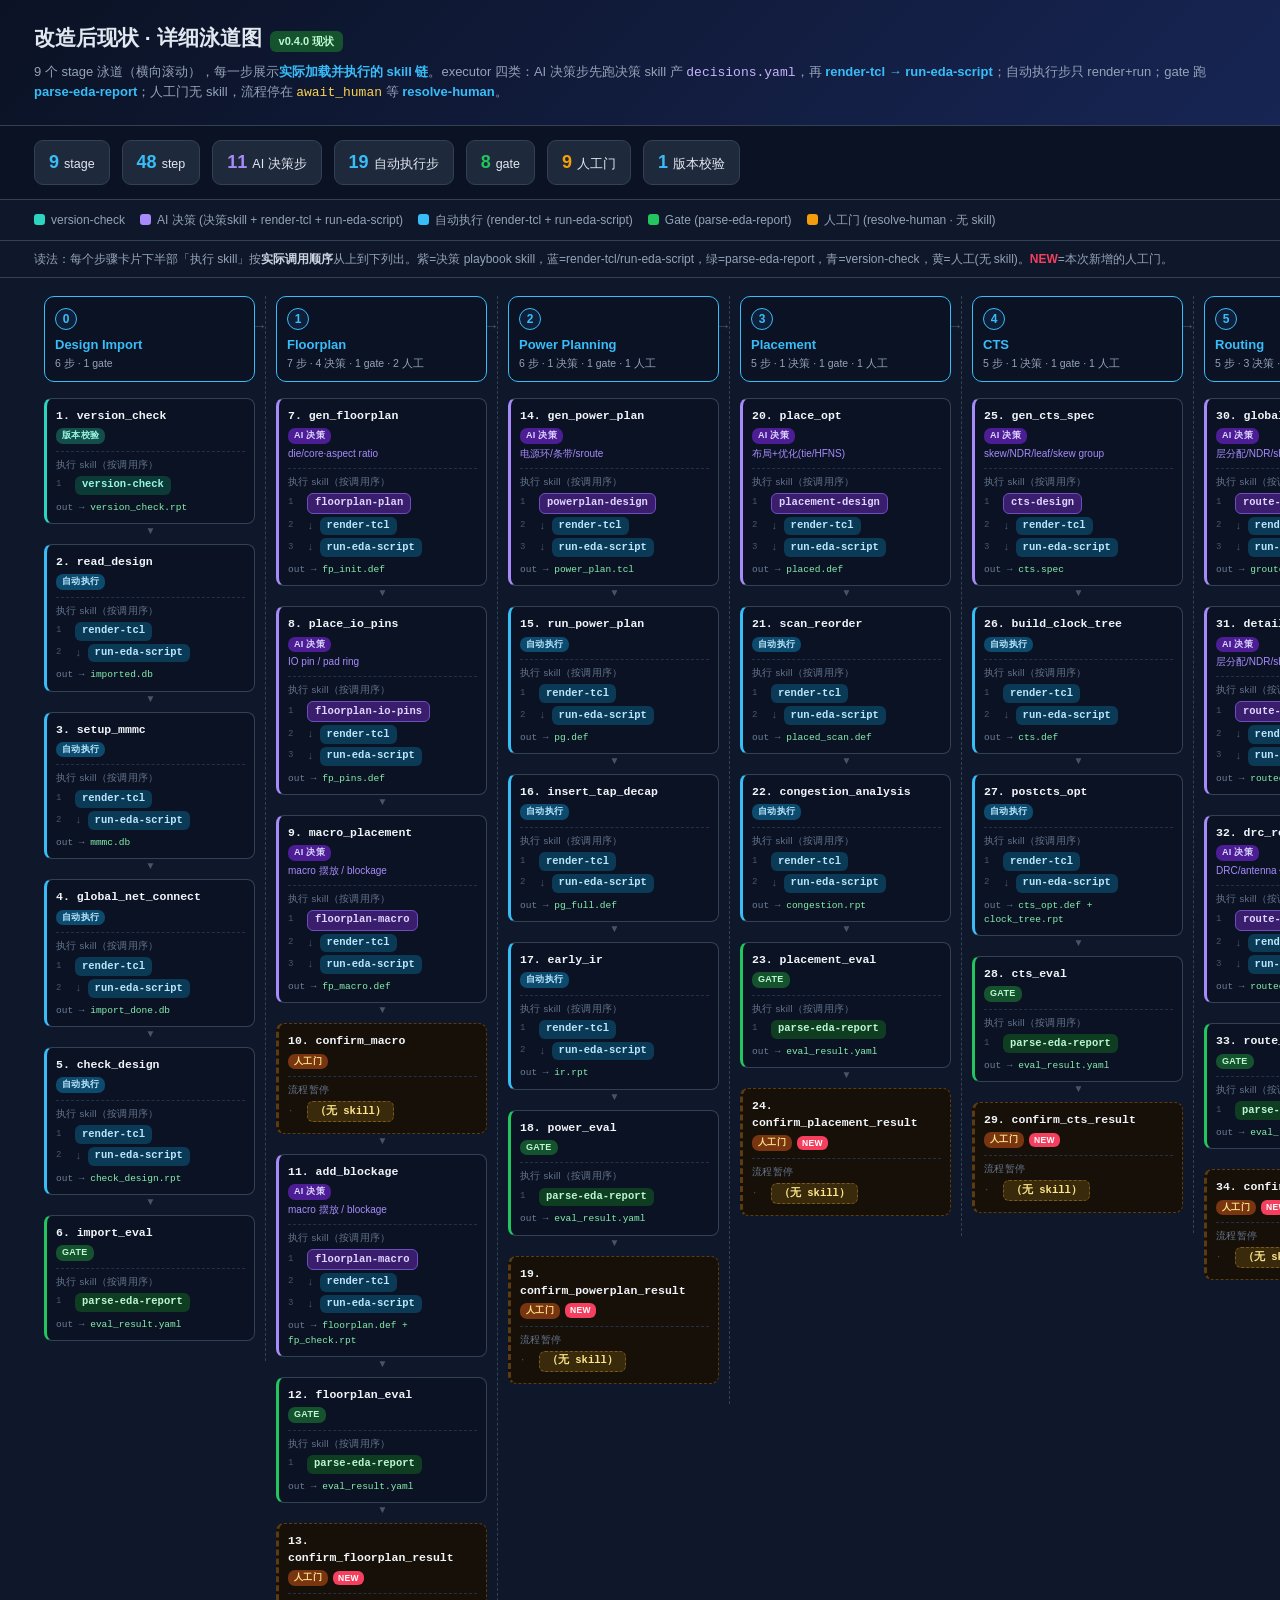
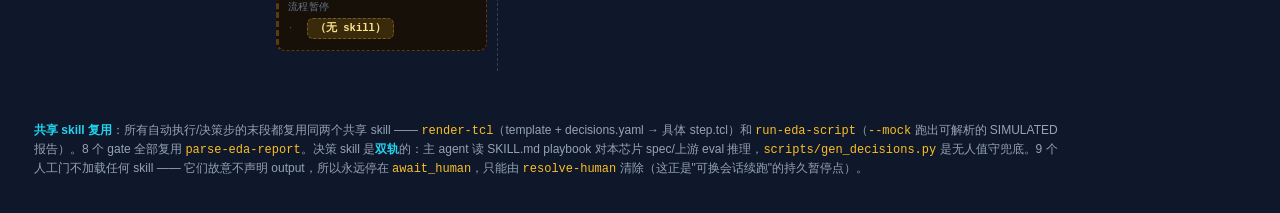
<file: docs/flow_v2_swimlane.html>
<!DOCTYPE html>
<html lang="zh-CN">
<head>
<meta charset="UTF-8">
<meta name="viewport" content="width=device-width, initial-scale=1.0">
<title>改造后现状 · 详细泳道图（48 步 · 每步 skill）</title>
<style>
  :root{
    --bg:#0f172a; --panel:#1e293b; --panel2:#273449; --line:#334155;
    --text:#e2e8f0; --muted:#94a3b8; --accent:#38bdf8; --accent2:#22d3ee;
    --design:#a78bfa; --mech:#38bdf8; --measure:#22c55e; --human:#f59e0b; --check:#2dd4bf;
    --new:#f43f5e;
  }
  *{box-sizing:border-box}
  body{margin:0;font-family:-apple-system,"Segoe UI",Helvetica,"PingFang SC","Microsoft YaHei",sans-serif;
       background:var(--bg);color:var(--text);line-height:1.5}
  header{padding:22px 34px;background:linear-gradient(135deg,#0b1224 0%,#172554 100%);border-bottom:1px solid var(--line)}
  header h1{margin:0;font-size:21px}
  header p{margin:8px 0 0;color:var(--muted);font-size:13px;max-width:1180px}
  header b{color:var(--accent)}
  .ver{display:inline-block;font-size:11px;background:#14532d;color:#bbf7d0;border-radius:6px;padding:2px 9px;margin-left:8px;font-weight:700}
  .bar{display:flex;flex-wrap:wrap;gap:12px;padding:14px 34px;background:#0b1224;border-bottom:1px solid var(--line)}
  .stat{background:var(--panel);border:1px solid var(--line);border-radius:9px;padding:8px 14px;font-size:12.5px}
  .stat b{font-size:18px;color:var(--accent);margin-right:5px}
  .stat.h b{color:var(--human)} .stat.g b{color:var(--measure)} .stat.d b{color:var(--design)}
  .legend{display:flex;gap:15px;flex-wrap:wrap;padding:11px 34px;font-size:12px;color:var(--muted);border-bottom:1px solid var(--line);align-items:center}
  .legend span{display:inline-flex;align-items:center;gap:6px}
  .sw{width:11px;height:11px;border-radius:3px;display:inline-block}
  .sw.design{background:var(--design)} .sw.mech{background:var(--mech)} .sw.measure{background:var(--measure)}
  .sw.human{background:var(--human)} .sw.check{background:var(--check)}
  .hint{padding:9px 34px;font-size:12px;color:#94a3b8;border-bottom:1px solid var(--line)}
  .hint code{color:#fbbf24;font-family:"SF Mono",Consolas,monospace}

  .scroll{overflow-x:auto;padding:18px 34px 34px}
  .board{display:flex;gap:0;min-width:min-content;align-items:flex-start}
  .lane{flex:0 0 232px;width:232px;padding:0 10px;border-right:1px dashed var(--line)}
  .lane:last-child{border-right:none}
  .lhead{background:#0b1224;border:1px solid var(--accent);border-radius:10px;padding:9px 10px;margin-bottom:16px;position:relative}
  .lhead .num{display:inline-flex;align-items:center;justify-content:center;width:22px;height:22px;border-radius:50%;
              background:#0f1f3a;border:1.5px solid var(--accent);color:var(--accent);font-size:12px;font-weight:700}
  .lhead .nm{font-size:13px;color:var(--accent);font-weight:700;margin-top:5px}
  .lhead .mt{font-size:10.5px;color:var(--muted);margin-top:2px}
  .lhead::after{content:"→";position:absolute;right:-13px;top:18px;color:#475569;font-size:15px;z-index:2}
  .lane:last-child .lhead::after{content:""}

  .card{background:#0b1224;border:1px solid var(--line);border-left:3px solid var(--mech);border-radius:8px;
        padding:8px 9px;margin-bottom:20px;position:relative}
  .card.t-design{border-left-color:var(--design)} .card.t-mech{border-left-color:var(--mech)}
  .card.t-measure{border-left-color:var(--measure)} .card.t-human{border-left-color:var(--human)} .card.t-check{border-left-color:var(--check)}
  .card:not(:last-child)::after{content:"▼";position:absolute;bottom:-15px;left:50%;transform:translateX(-50%);color:#475569;font-size:10px}
  .card.t-human{background:#171008;border-style:dashed;border-color:#5b3c12}
  .sid{font-family:"SF Mono",Consolas,monospace;font-size:11.5px;color:#f1f5f9;font-weight:700;overflow-wrap:anywhere}
  .row{display:flex;gap:5px;flex-wrap:wrap;align-items:center;margin-top:4px}
  .tg{font-size:9px;padding:1px 6px;border-radius:7px;font-weight:700;letter-spacing:.3px}
  .tg.design{background:#4c1d95;color:#ddd6fe} .tg.mech{background:#0c4a6e;color:#bae6fd}
  .tg.measure{background:#14532d;color:#bbf7d0} .tg.human{background:#78350f;color:#fde68a} .tg.check{background:#134e4a;color:#99f6e4}
  .new{font-size:8.5px;font-weight:800;padding:1px 5px;border-radius:6px;background:var(--new);color:#fff;letter-spacing:.4px}

  .chain{margin-top:7px;border-top:1px dashed #243047;padding-top:6px}
  .clab{font-size:9.5px;color:#64748b;margin-bottom:4px;letter-spacing:.3px}
  .sk{display:flex;align-items:center;gap:6px;margin:3px 0;font-family:"SF Mono",Consolas,monospace;font-size:10.5px}
  .sk .stepn{flex:0 0 13px;color:#475569;font-size:9px}
  .pill{padding:1.5px 7px;border-radius:6px;font-weight:600;overflow-wrap:anywhere}
  .pill.dec{background:#3b1d6e;color:#ddd6fe;border:1px solid #6d4ec0}
  .pill.tcl{background:#0b3a56;color:#bae6fd}
  .pill.run{background:#0b3a56;color:#bae6fd}
  .pill.parse{background:#0f3d22;color:#bbf7d0}
  .pill.vc{background:#0c3a36;color:#99f6e4}
  .pill.none{background:#3a2a0c;color:#fde68a;border:1px dashed #7a5a1a}
  .arrow{color:#475569;font-size:11px}
  .out{font-size:9.5px;color:#6b7e96;font-family:"SF Mono",Consolas,monospace;margin-top:6px;overflow-wrap:anywhere}
  .out i{color:#86efac;font-style:normal}
  .foot{padding:16px 34px 40px;color:#94a3b8;font-size:12px;max-width:1100px}
  .foot code{color:#fbbf24;font-family:"SF Mono",monospace}
  .foot b{color:var(--accent2)}
</style>
</head>
<body>
<header>
  <h1>改造后现状 · 详细泳道图<span class="ver">v0.4.0 现状</span></h1>
  <p>9 个 stage 泳道（横向滚动），每一步展示<b>实际加载并执行的 skill 链</b>。executor 四类：AI 决策步先跑决策 skill 产 <code style="color:#c4b5fd">decisions.yaml</code>，再 <b>render-tcl → run-eda-script</b>；自动执行步只 render+run；gate 跑 <b>parse-eda-report</b>；人工门无 skill，流程停在 <code style="color:#fcd34d">await_human</code> 等 <b>resolve-human</b>。</p>
</header>

<div class="bar">
  <div class="stat"><b>9</b>stage</div>
  <div class="stat"><b>48</b>step</div>
  <div class="stat d"><b>11</b>AI 决策步</div>
  <div class="stat"><b>19</b>自动执行步</div>
  <div class="stat g"><b>8</b>gate</div>
  <div class="stat h"><b>9</b>人工门</div>
  <div class="stat"><b>1</b>版本校验</div>
</div>
<div class="legend">
  <span><i class="sw check"></i> version-check</span>
  <span><i class="sw design"></i> AI 决策 (决策skill + render-tcl + run-eda-script)</span>
  <span><i class="sw mech"></i> 自动执行 (render-tcl + run-eda-script)</span>
  <span><i class="sw measure"></i> Gate (parse-eda-report)</span>
  <span><i class="sw human"></i> 人工门 (resolve-human · 无 skill)</span>
</div>
<div class="hint">读法：每个步骤卡片下半部「执行 skill」按<b style="color:#cbd5e1">实际调用顺序</b>从上到下列出。紫=决策 playbook skill，蓝=render-tcl/run-eda-script，绿=parse-eda-report，青=version-check，黄=人工(无 skill)。<span style="color:#f43f5e;font-weight:700">NEW</span>=本次新增的人工门。</div>

<div class="scroll"><div class="board" id="board"></div></div>

<div class="foot">
  <b>共享 skill 复用</b>：所有自动执行/决策步的末段都复用同两个共享 skill —— <code>render-tcl</code>（template + decisions.yaml → 具体 step.tcl）和 <code>run-eda-script</code>（<code>--mock</code> 跑出可解析的 SIMULATED 报告）。8 个 gate 全部复用 <code>parse-eda-report</code>。决策 skill 是<b>双轨</b>的：主 agent 读 SKILL.md playbook 对本芯片 spec/上游 eval 推理，<code>scripts/gen_decisions.py</code> 是无人值守兜底。9 个人工门不加载任何 skill —— 它们故意不声明 output，所以永远停在 <code>await_human</code>，只能由 <code>resolve-human</code> 清除（这正是"可换会话续跑"的持久暂停点）。
</div>

<script>
const DEC_DESC={'floorplan-plan':'die/core·aspect ratio','floorplan-io-pins':'IO pin / pad ring','floorplan-macro':'macro 摆放 / blockage',
  'powerplan-design':'电源环/条带/sroute','placement-design':'布局+优化(tie/HFNS)','cts-design':'skew/NDR/leaf/skew group',
  'route-strategy':'层分配/NDR/shielding','route-drc-repair':'DRC/antenna 修复','timing-eco-design':'setup/hold/功耗 ECO 策略'};
const STAGES=[
 {id:'import',nm:'Design Import',steps:[
   {id:'version_check',t:'check',out:'version_check.rpt'},
   {id:'read_design',t:'mech',out:'imported.db'},
   {id:'setup_mmmc',t:'mech',out:'mmmc.db'},
   {id:'global_net_connect',t:'mech',out:'import_done.db'},
   {id:'check_design',t:'mech',out:'check_design.rpt'},
   {id:'import_eval',t:'measure',out:'eval_result.yaml'},
 ]},
 {id:'floorplan',nm:'Floorplan',steps:[
   {id:'gen_floorplan',t:'design',sk:'floorplan-plan',out:'fp_init.def'},
   {id:'place_io_pins',t:'design',sk:'floorplan-io-pins',out:'fp_pins.def'},
   {id:'macro_placement',t:'design',sk:'floorplan-macro',out:'fp_macro.def'},
   {id:'confirm_macro',t:'human'},
   {id:'add_blockage',t:'design',sk:'floorplan-macro',out:'floorplan.def + fp_check.rpt'},
   {id:'floorplan_eval',t:'measure',out:'eval_result.yaml'},
   {id:'confirm_floorplan_result',t:'human',new:1},
 ]},
 {id:'powerplan',nm:'Power Planning',steps:[
   {id:'gen_power_plan',t:'design',sk:'powerplan-design',out:'power_plan.tcl'},
   {id:'run_power_plan',t:'mech',out:'pg.def'},
   {id:'insert_tap_decap',t:'mech',out:'pg_full.def'},
   {id:'early_ir',t:'mech',out:'ir.rpt'},
   {id:'power_eval',t:'measure',out:'eval_result.yaml'},
   {id:'confirm_powerplan_result',t:'human',new:1},
 ]},
 {id:'placement',nm:'Placement',steps:[
   {id:'place_opt',t:'design',sk:'placement-design',out:'placed.def'},
   {id:'scan_reorder',t:'mech',out:'placed_scan.def'},
   {id:'congestion_analysis',t:'mech',out:'congestion.rpt'},
   {id:'placement_eval',t:'measure',out:'eval_result.yaml'},
   {id:'confirm_placement_result',t:'human',new:1},
 ]},
 {id:'cts',nm:'CTS',steps:[
   {id:'gen_cts_spec',t:'design',sk:'cts-design',out:'cts.spec'},
   {id:'build_clock_tree',t:'mech',out:'cts.def'},
   {id:'postcts_opt',t:'mech',out:'cts_opt.def + clock_tree.rpt'},
   {id:'cts_eval',t:'measure',out:'eval_result.yaml'},
   {id:'confirm_cts_result',t:'human',new:1},
 ]},
 {id:'route',nm:'Routing',steps:[
   {id:'global_route',t:'design',sk:'route-strategy',out:'groute.def'},
   {id:'detail_route',t:'design',sk:'route-strategy',out:'routed.def'},
   {id:'drc_repair',t:'design',sk:'route-drc-repair',out:'routed_clean.def + drc.rpt'},
   {id:'route_eval',t:'measure',out:'eval_result.yaml'},
   {id:'confirm_route_result',t:'human',new:1},
 ]},
 {id:'timing_eco',nm:'Timing ECO',steps:[
   {id:'extract_rc',t:'mech',out:'design.spef'},
   {id:'signoff_sta',t:'mech',out:'timing.rpt'},
   {id:'fix_strategy',t:'design',sk:'timing-eco-design',out:'eco.changes'},
   {id:'apply_eco',t:'mech',out:'eco.def + eco_timing.rpt'},
   {id:'timing_eval',t:'measure',out:'eval_result.yaml'},
   {id:'confirm_timing_result',t:'human',new:1},
 ]},
 {id:'signoff',nm:'Signoff',steps:[
   {id:'metal_fill',t:'mech',out:'filled.def'},
   {id:'signoff_drc_lvs',t:'mech',out:'drc_lvs.rpt'},
   {id:'signoff_ir_em',t:'mech',out:'ir_em.rpt'},
   {id:'waiver_review',t:'human'},
   {id:'signoff_eval',t:'measure',out:'eval_result.yaml'},
 ]},
 {id:'tapeout',nm:'Tapeout',steps:[
   {id:'chip_finishing',t:'mech',out:'final.def'},
   {id:'streamout',t:'mech',out:'chip.gds'},
   {id:'final_checklist',t:'human'},
 ]},
];
const TT={design:'AI 决策',mech:'自动执行',measure:'GATE',human:'人工门',check:'版本校验'};

function chainHtml(s){
  let items=[];
  if(s.t==='check') items=[['vc','version-check','确定性版本一致校验']];
  else if(s.t==='mech') items=[['tcl','render-tcl','template→step.tcl'],['run','run-eda-script','--mock 跑脚本']];
  else if(s.t==='design') items=[['dec',s.sk,'gen_decisions→decisions.yaml'],['tcl','render-tcl','+decisions→step.tcl'],['run','run-eda-script','--mock 跑脚本']];
  else if(s.t==='measure') items=[['parse','parse-eda-report','报告→eval_result']];
  else if(s.t==='human') items=[['none','（无 skill）','resolve-human 清除']];
  const rows=items.map((it,i)=>{
    const n=s.t==='human'?'·':(i+1);
    return `<div class="sk"><span class="stepn">${n}</span>${i>0?'<span class="arrow">↓</span>':''}<span class="pill ${it[0]}" title="${it[2]}">${it[1]}</span></div>`;
  }).join('');
  const lab=s.t==='human'?'流程暂停':'执行 skill（按调用序）';
  return `<div class="chain"><div class="clab">${lab}</div>${rows}</div>`;
}

const board=document.getElementById('board');
let gi=0;
STAGES.forEach((st,si)=>{
  const cards=st.steps.map(s=>{
    gi++;
    const badges=[`<span class="tg ${s.t}">${TT[s.t]}</span>`];
    if(s.new)badges.push('<span class="new">NEW</span>');
    const decd=s.t==='design'?`<div style="font-size:10px;color:#a78bfa;margin-top:2px">${DEC_DESC[s.sk]||''}</div>`:'';
    const out=s.out?`<div class="out">out → <i>${s.out}</i></div>`:'';
    return `<div class="card t-${s.t}">
      <div class="sid">${gi}. ${s.id}</div>
      <div class="row">${badges.join('')}</div>
      ${decd}${chainHtml(s)}${out}</div>`;
  }).join('');
  const dec=st.steps.filter(s=>s.t==='design').length;
  const hum=st.steps.filter(s=>s.t==='human').length;
  const gate=st.steps.filter(s=>s.t==='measure').length;
  const mt=[`${st.steps.length} 步`];
  if(dec)mt.push(`${dec} 决策`); if(gate)mt.push(`${gate} gate`); if(hum)mt.push(`${hum} 人工`);
  const lane=document.createElement('div');
  lane.className='lane';
  lane.innerHTML=`<div class="lhead"><span class="num">${si}</span><div class="nm">${st.nm}</div><div class="mt">${mt.join(' · ')}</div></div>${cards}`;
  board.appendChild(lane);
});
</script>
</body>
</html>
</file>
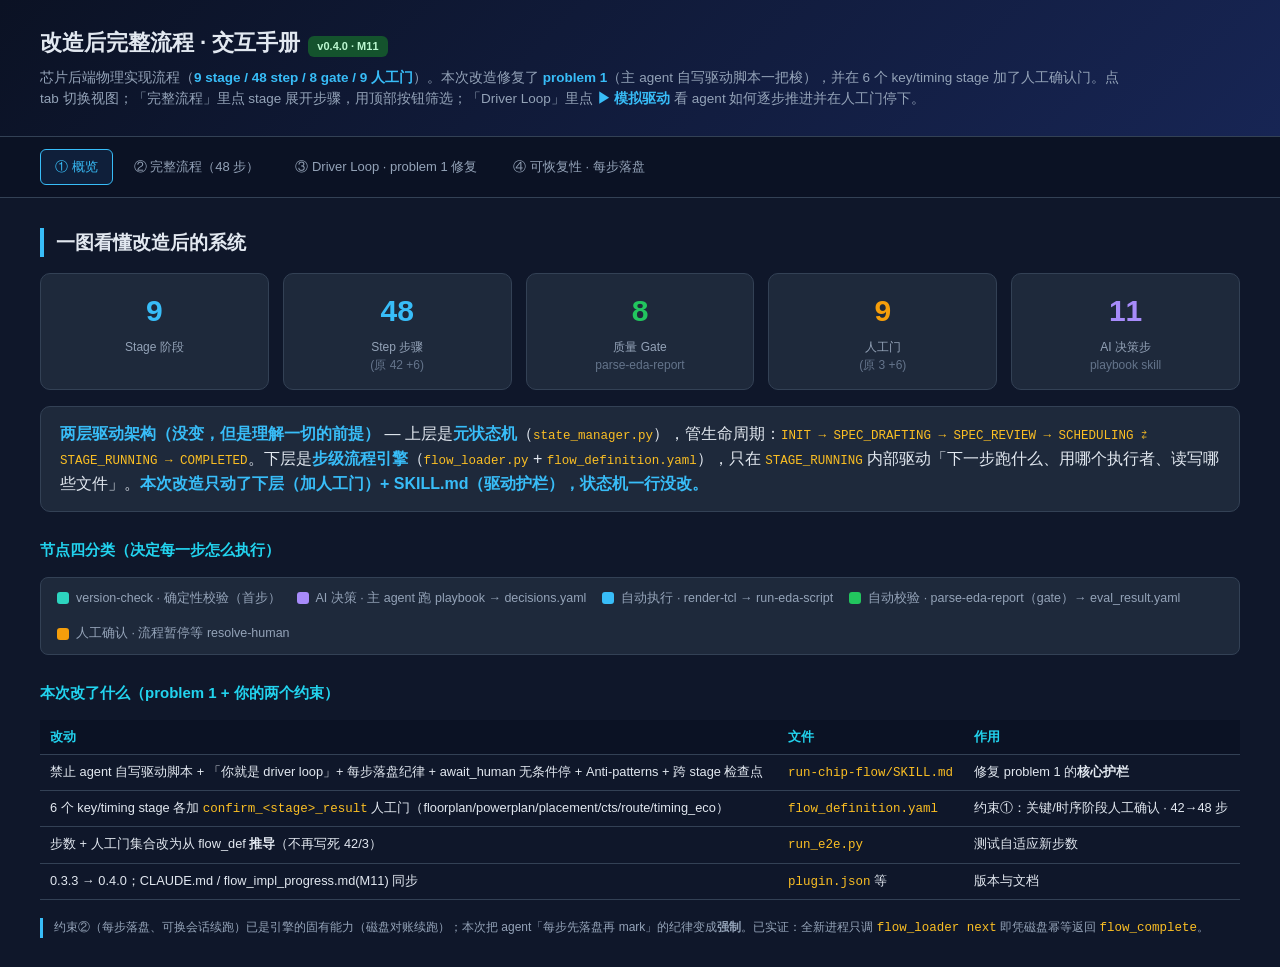
<file: docs/flow_v2_walkthrough.html>
<!DOCTYPE html>
<html lang="zh-CN">
<head>
<meta charset="UTF-8">
<meta name="viewport" content="width=device-width, initial-scale=1.0">
<title>改造后完整流程 · 交互手册 (v0.4.0)</title>
<style>
  :root{
    --bg:#0f172a; --panel:#1e293b; --panel2:#273449; --line:#334155;
    --text:#e2e8f0; --muted:#94a3b8; --accent:#38bdf8; --accent2:#22d3ee;
    --design:#a78bfa; --mech:#38bdf8; --measure:#22c55e; --human:#f59e0b; --check:#2dd4bf;
    --new:#f43f5e;
  }
  *{box-sizing:border-box}
  body{margin:0;font-family:-apple-system,"Segoe UI",Helvetica,"PingFang SC","Microsoft YaHei",sans-serif;
       background:var(--bg);color:var(--text);line-height:1.55}
  header{padding:26px 40px;background:linear-gradient(135deg,#0b1224 0%,#172554 100%);border-bottom:1px solid var(--line)}
  header h1{margin:0;font-size:22px}
  header p{margin:8px 0 0;color:var(--muted);font-size:13.5px;max-width:1100px}
  header p b{color:var(--accent)}
  .ver{display:inline-block;font-size:11px;background:#14532d;color:#bbf7d0;border-radius:6px;padding:2px 9px;margin-left:8px;font-weight:700}
  nav.tabs{display:flex;flex-wrap:wrap;gap:6px;padding:12px 40px;background:#0b1224;border-bottom:1px solid var(--line);position:sticky;top:0;z-index:20}
  nav.tabs button{background:transparent;color:var(--muted);border:1px solid transparent;padding:8px 14px;border-radius:6px;cursor:pointer;font-size:13px;font-family:inherit}
  nav.tabs button:hover{color:var(--text);background:#1e293b}
  nav.tabs button.active{color:var(--accent);background:#0f1f3a;border-color:var(--accent)}
  main{padding:24px 40px;max-width:1280px}
  section{display:none;animation:fade .25s ease}
  section.active{display:block}
  @keyframes fade{from{opacity:0;transform:translateY(4px)}to{opacity:1;transform:none}}
  h2{font-size:19px;border-left:4px solid var(--accent);padding-left:12px;margin:6px 0 14px}
  h3{font-size:15px;color:var(--accent2);margin-top:26px}
  p{color:#cbd5e1;font-size:13.5px}
  code{font-family:"SF Mono",Consolas,monospace;color:#fbbf24;font-size:12.5px}
  .lead{background:var(--panel);border:1px solid var(--line);border-radius:10px;padding:15px 19px;margin:14px 0}
  .lead b{color:var(--accent)}
  /* metric cards */
  .cards{display:flex;flex-wrap:wrap;gap:14px;margin:16px 0}
  .card{flex:1 1 150px;background:var(--panel);border:1px solid var(--line);border-radius:10px;padding:14px 16px;text-align:center}
  .card .n{font-size:30px;font-weight:800;color:var(--accent)}
  .card .l{font-size:12px;color:var(--muted);margin-top:3px}
  .card.h .n{color:var(--human)} .card.g .n{color:var(--measure)} .card.d .n{color:var(--design)}
  /* legend */
  .legend{display:flex;gap:16px;flex-wrap:wrap;margin:14px 0;background:var(--panel);border:1px solid var(--line);border-radius:8px;padding:11px 16px;font-size:12.5px;color:var(--muted)}
  .legend span{display:inline-flex;align-items:center;gap:7px}
  .dot{width:12px;height:12px;border-radius:3px;display:inline-block}
  .dot.design{background:var(--design)} .dot.mech{background:var(--mech)}
  .dot.measure{background:var(--measure)} .dot.human{background:var(--human)} .dot.check{background:var(--check)}
  .tag{display:inline-block;font-size:9.5px;padding:1px 7px;border-radius:8px;font-weight:700}
  .tag.design{background:#4c1d95;color:#ddd6fe} .tag.mech{background:#0c4a6e;color:#bae6fd}
  .tag.measure{background:#14532d;color:#bbf7d0} .tag.human{background:#78350f;color:#fde68a}
  .tag.check{background:#134e4a;color:#99f6e4}
  .badge-new{display:inline-block;font-size:9px;font-weight:800;letter-spacing:.5px;padding:1px 6px;border-radius:7px;background:var(--new);color:#fff}
  .gate-b{display:inline-block;font-size:9px;padding:1px 6px;border-radius:7px;background:#14532d;color:#bbf7d0;font-weight:700}
  /* filter bar */
  .filterbar{display:flex;flex-wrap:wrap;gap:8px;align-items:center;margin:14px 0;position:sticky;top:54px;background:#0f172af2;backdrop-filter:blur(4px);padding:8px 0;z-index:10}
  .filterbar button{background:#1e293b;color:var(--muted);border:1px solid var(--line);padding:6px 12px;border-radius:18px;cursor:pointer;font-size:12px;font-family:inherit}
  .filterbar button.active{color:#0b1224;background:var(--accent);border-color:var(--accent);font-weight:700}
  .filterbar .sp{flex:1}
  .filterbar .mini{font-size:11.5px;color:var(--muted)}
  /* flow board */
  .stage{background:var(--panel);border:1px solid var(--line);border-radius:11px;margin-bottom:12px;overflow:hidden}
  .stage-head{display:flex;align-items:center;gap:12px;padding:13px 18px;cursor:pointer;user-select:none}
  .stage-head:hover{background:var(--panel2)}
  .stage-head .num{flex:0 0 26px;width:26px;height:26px;border-radius:50%;background:#0f1f3a;border:1.5px solid var(--accent);
                   color:var(--accent);font-size:12px;font-weight:700;display:flex;align-items:center;justify-content:center}
  .stage-head .nm{font-size:15px;font-weight:700;color:#f1f5f9}
  .stage-head .meta{font-size:11.5px;color:var(--muted)}
  .stage-head .chev{margin-left:auto;color:var(--muted);transition:transform .2s;font-size:13px}
  .stage.open .chev{transform:rotate(90deg)}
  .steps{display:none;padding:6px 18px 16px;border-top:1px solid var(--line)}
  .stage.open .steps{display:block}
  .step{display:flex;gap:11px;align-items:flex-start;padding:9px 0;border-bottom:1px dashed #2a3850;position:relative}
  .step:last-child{border-bottom:none}
  .step .ix{flex:0 0 22px;font-size:11px;color:#64748b;font-family:"SF Mono",monospace;padding-top:2px;text-align:right}
  .step .bar{flex:0 0 4px;align-self:stretch;border-radius:3px;background:var(--mech)}
  .step.t-design .bar{background:var(--design)} .step.t-mech .bar{background:var(--mech)}
  .step.t-measure .bar{background:var(--measure)} .step.t-human .bar{background:var(--human)} .step.t-check .bar{background:var(--check)}
  .step .body{flex:1;min-width:0}
  .step .nm{font-family:"SF Mono",Consolas,monospace;font-size:12.5px;color:#f1f5f9;font-weight:600;display:flex;align-items:center;gap:7px;flex-wrap:wrap}
  .step .nt{font-size:11.5px;color:var(--muted);margin-top:3px;overflow-wrap:anywhere}
  .step .sk{color:#c4b5fd}
  .step.dim{opacity:.2}
  .step.t-human{background:#1c1407;border-radius:7px;padding:9px 9px;margin:3px 0;border-bottom:none}
  .step.hot .nm{text-shadow:0 0 12px var(--human)}
  /* before/after */
  .ba{display:flex;flex-wrap:wrap;gap:16px;margin:16px 0}
  .ba .col{flex:1 1 360px;border-radius:10px;padding:15px 18px;border:1px solid var(--line)}
  .ba .bad{background:#1c0f14;border-color:#7f1d1d}
  .ba .good{background:#0c1f16;border-color:#14532d}
  .ba h4{margin:0 0 10px;font-size:14px}
  .ba .bad h4{color:#fca5a5} .ba .good h4{color:#86efac}
  .ba ul{margin:0;padding-left:18px;font-size:12.8px;color:#cbd5e1}
  .ba li{margin:7px 0}
  .ba code{font-size:11.5px}
  /* loop diagram */
  .loop{display:flex;flex-wrap:wrap;gap:10px;align-items:center;margin:18px 0;justify-content:center}
  .lb{background:#0b1224;border:1.5px solid var(--line);border-radius:9px;padding:11px 15px;font-size:12.5px;text-align:center;min-width:120px}
  .lb b{display:block;font-size:13px;color:var(--accent);font-family:"SF Mono",monospace}
  .lb.stop{border-color:var(--human);background:#1c1407} .lb.stop b{color:var(--human)}
  .lb.done{border-color:var(--measure);background:#0c1f16} .lb.done b{color:var(--measure)}
  .arr{color:#475569;font-size:18px}
  /* driver sim */
  .sim{background:var(--panel);border:1px solid var(--line);border-radius:11px;padding:16px 18px;margin:16px 0}
  .track{display:flex;flex-wrap:wrap;gap:5px;margin:14px 0}
  .tk{width:15px;height:15px;border-radius:4px;background:#334155;cursor:pointer;position:relative;transition:transform .12s}
  .tk.t-design{background:var(--design)} .tk.t-mech{background:var(--mech)}
  .tk.t-measure{background:var(--measure)} .tk.t-human{background:var(--human);border:2px solid #fff}
  .tk.t-check{background:var(--check)}
  .tk.cur{transform:scale(1.55);box-shadow:0 0 10px #fff;z-index:2}
  .tk.passed{opacity:.32}
  .simctl{display:flex;gap:10px;align-items:center;flex-wrap:wrap}
  .simctl button{background:var(--accent);color:#06283d;border:none;padding:8px 16px;border-radius:7px;cursor:pointer;font-weight:700;font-size:13px;font-family:inherit}
  .simctl button.ghost{background:#1e293b;color:var(--muted);border:1px solid var(--line)}
  .simctl button:disabled{opacity:.4;cursor:not-allowed}
  .simstat{font-size:13px;font-family:"SF Mono",monospace;color:#cbd5e1;min-height:20px}
  .simstat .hl{color:var(--human);font-weight:700}
  .simstat .ok{color:var(--measure);font-weight:700}
  .note{font-size:12px;color:var(--muted);border-left:3px solid var(--accent);padding-left:11px;margin:12px 0}
  .kv{font-size:12.5px} .kv b{color:var(--accent2)}
  table{width:100%;border-collapse:collapse;margin:10px 0 18px;font-size:12.8px}
  th,td{padding:7px 10px;border-bottom:1px solid var(--line);text-align:left;vertical-align:top}
  th{background:#0b1224;color:var(--accent2)}
</style>
</head>
<body>
<header>
  <h1>改造后完整流程 · 交互手册<span class="ver">v0.4.0 · M11</span></h1>
  <p>芯片后端物理实现流程（<b>9 stage / 48 step / 8 gate / 9 人工门</b>）。本次改造修复了 <b>problem 1</b>（主 agent 自写驱动脚本一把梭），并在 6 个 key/timing stage 加了人工确认门。点 tab 切换视图；「完整流程」里点 stage 展开步骤，用顶部按钮筛选；「Driver Loop」里点 <b>▶ 模拟驱动</b> 看 agent 如何逐步推进并在人工门停下。</p>
</header>

<nav class="tabs">
  <button class="active" data-t="ov">① 概览</button>
  <button data-t="flow">② 完整流程（48 步）</button>
  <button data-t="loop">③ Driver Loop · problem 1 修复</button>
  <button data-t="resume">④ 可恢复性 · 每步落盘</button>
</nav>

<main>
  <!-- ===================== 概览 ===================== -->
  <section id="ov" class="active">
    <h2>一图看懂改造后的系统</h2>
    <div class="cards">
      <div class="card"><div class="n">9</div><div class="l">Stage 阶段</div></div>
      <div class="card"><div class="n">48</div><div class="l">Step 步骤<br><span style="color:#64748b">(原 42 +6)</span></div></div>
      <div class="card g"><div class="n">8</div><div class="l">质量 Gate<br><span style="color:#64748b">parse-eda-report</span></div></div>
      <div class="card h"><div class="n">9</div><div class="l">人工门<br><span style="color:#64748b">(原 3 +6)</span></div></div>
      <div class="card d"><div class="n">11</div><div class="l">AI 决策步<br><span style="color:#64748b">playbook skill</span></div></div>
    </div>

    <div class="lead">
      <b>两层驱动架构（没变，但是理解一切的前提）</b> — 上层是<b>元状态机</b>（<code>state_manager.py</code>），管生命周期：<code>INIT → SPEC_DRAFTING → SPEC_REVIEW → SCHEDULING ⇄ STAGE_RUNNING → COMPLETED</code>。下层是<b>步级流程引擎</b>（<code>flow_loader.py</code> + <code>flow_definition.yaml</code>），只在 <code>STAGE_RUNNING</code> 内部驱动「下一步跑什么、用哪个执行者、读写哪些文件」。<b>本次改造只动了下层（加人工门）+ SKILL.md（驱动护栏），状态机一行没改。</b>
    </div>

    <h3>节点四分类（决定每一步怎么执行）</h3>
    <div class="legend">
      <span><i class="dot check"></i> version-check · 确定性校验（首步）</span>
      <span><i class="dot design"></i> AI 决策 · 主 agent 跑 playbook → decisions.yaml</span>
      <span><i class="dot mech"></i> 自动执行 · render-tcl → run-eda-script</span>
      <span><i class="dot measure"></i> 自动校验 · parse-eda-report（gate）→ eval_result.yaml</span>
      <span><i class="dot human"></i> 人工确认 · 流程暂停等 resolve-human</span>
    </div>

    <h3>本次改了什么（problem 1 + 你的两个约束）</h3>
    <table>
      <tr><th>改动</th><th>文件</th><th>作用</th></tr>
      <tr><td>禁止 agent 自写驱动脚本 + 「你就是 driver loop」+ 每步落盘纪律 + await_human 无条件停 + Anti-patterns + 跨 stage 检查点</td><td><code>run-chip-flow/SKILL.md</code></td><td>修复 problem 1 的<b>核心护栏</b></td></tr>
      <tr><td>6 个 key/timing stage 各加 <code>confirm_&lt;stage&gt;_result</code> 人工门（floorplan/powerplan/placement/cts/route/timing_eco）</td><td><code>flow_definition.yaml</code></td><td>约束①：关键/时序阶段人工确认 · 42→48 步</td></tr>
      <tr><td>步数 + 人工门集合改为从 flow_def <b>推导</b>（不再写死 42/3）</td><td><code>run_e2e.py</code></td><td>测试自适应新步数</td></tr>
      <tr><td>0.3.3 → 0.4.0；CLAUDE.md / flow_impl_progress.md(M11) 同步</td><td><code>plugin.json</code> 等</td><td>版本与文档</td></tr>
    </table>
    <p class="note">约束②（每步落盘、可换会话续跑）已是引擎的固有能力（磁盘对账续跑）；本次把 agent「每步先落盘再 mark」的纪律变成<b>强制</b>。已实证：全新进程只调 <code>flow_loader next</code> 即凭磁盘幂等返回 <code>flow_complete</code>。</p>
  </section>

  <!-- ===================== 完整流程 ===================== -->
  <section id="flow">
    <h2>完整流程 · 9 stage × 48 step</h2>
    <div class="filterbar">
      <button class="active" data-f="all">全部</button>
      <button data-f="human">仅人工门 (9)</button>
      <button data-f="design">仅 AI 决策 (11)</button>
      <button data-f="measure">仅 Gate (8)</button>
      <span class="sp"></span>
      <span class="mini" id="cnt"></span>
      <button class="ghost" id="toggleAll" style="border-radius:6px">展开全部</button>
    </div>
    <div id="board"></div>
  </section>

  <!-- ===================== Driver Loop ===================== -->
  <section id="loop">
    <h2>Driver Loop · problem 1 是怎么修的</h2>
    <p><b>problem 1</b>：主 agent 跑 run-chip-flow 时，把驱动循环翻译成 <code>_orchestrate.py</code> / <code>_drive_flow.py</code> 两个脚本一把梭，5 个 stage 在 ~20 秒内无停顿冲过，绕过了人工门和逐步判断。根因：SKILL.md 把循环写成伪代码，且<b>从没禁止 agent 自写驱动脚本</b>。</p>

    <div class="ba">
      <div class="col bad">
        <h4>❌ 改造前（被 agent 钻的空子）</h4>
        <ul>
          <li>SKILL.md：「repeat until flow_complete … act on it, then loop」——读起来就是伪代码</li>
          <li>没有一条规则说「不许把 loop 写成脚本」</li>
          <li>agent 写 <code>_orchestrate.py</code>（外层 stage 循环）+ <code>_drive_flow.py</code>（内层 step 循环）</li>
          <li>脚本只在 await_human/flow_complete/gate-fail 停 → floorplan 之后无人工门 → 一路冲到 signoff</li>
          <li>决策步只跑 <code>gen_decisions.py</code> baseline → <b>零 playbook 判断</b></li>
        </ul>
      </div>
      <div class="col good">
        <h4>✅ 改造后（SKILL.md 护栏）</h4>
        <ul>
          <li><b>「你就是 driver loop」</b>：一次 <code>next</code> → 一个 action → 一个 <code>mark</code>，绝不批处理</li>
          <li><b>禁止</b>写任何 <code>_orchestrate.py</code>/<code>_drive_flow.py</code>/bash while 等驱动脚本</li>
          <li><code>await_human</code> 是<b>无条件停</b>、不可脚本化；没真人确认不得 <code>resolve-human</code></li>
          <li><b>每步先落盘再 mark</b>（不靠上下文记忆推进）</li>
          <li>决策步必须读 SKILL.md playbook + 本芯片 spec/上游 eval 推理，baseline 只是兜底</li>
          <li>Phase D <b>跨 stage 检查点</b>：每个 gate 后向用户汇报再继续，正确性不依赖恰好有人工门</li>
        </ul>
      </div>
    </div>

    <h3>正确的驱动循环（你 = 循环本身，一次一步）</h3>
    <div class="loop">
      <div class="lb"><b>next</b>flow_loader 算下一步</div>
      <div class="arr">→</div>
      <div class="lb"><b>action?</b>run / await_human<br>/ flow_complete</div>
      <div class="arr">→</div>
      <div class="lb"><b>dispatch</b>按 executor.type<br>跑这一步</div>
      <div class="arr">→</div>
      <div class="lb"><b>落盘+mark</b>产出写磁盘<br>→ mark done</div>
      <div class="arr">↺</div>
      <div class="lb stop"><b>await_human</b>停！等真人<br>→ resolve-human</div>
      <div class="arr">→</div>
      <div class="lb done"><b>flow_complete</b>全部 done</div>
    </div>

    <h3>▶ 模拟：agent 如何逐步推进并在人工门停下</h3>
    <div class="sim">
      <div class="track" id="track"></div>
      <div class="simctl">
        <button id="play">▶ 模拟驱动</button>
        <button id="confirm" class="ghost" disabled>✓ 人工确认，继续</button>
        <button id="reset" class="ghost">↺ 重置</button>
        <span class="simstat" id="simstat">点「模拟驱动」——agent 会一步步走，碰到人工门（白边方块）就停下等你确认。</span>
      </div>
      <p class="note">这正是改造后的行为：每个方块 = 一步，agent 一次只推进一步；遇到 9 个人工门（含 6 个新增）必须停下等真人 <code>resolve-human</code>。改造前那个脚本会无视白边方块一路冲到底。</p>
    </div>
  </section>

  <!-- ===================== 可恢复性 ===================== -->
  <section id="resume">
    <h2>可恢复性 · 每一次输出都落盘</h2>
    <div class="lead"><b>为什么能「合上电脑、换个新会话从原地继续」</b> — <code>flow_loader.next</code> 跨进程<b>无状态</b>：每次调用都重读 <code>state/flow_progress.yaml</code> + 磁盘，做<b>磁盘对账</b>——某步 <code>required: true</code> 的 output 全部存在 → 自动标 <code>done</code>。所以新会话只要再调 <code>next</code> 就从下一个待办步续上，无需内存、无需重放。</div>

    <h3>每步要落什么盘（改造后强制）</h3>
    <table>
      <tr><th>步骤类型</th><th>必须落盘的产物</th><th>清除方式</th></tr>
      <tr><td><span class="tag design">AI 决策</span></td><td><code>decisions.yaml</code> + 渲染出的 <code>step.tcl</code> + 报告/工件</td><td>output 齐 → mark done</td></tr>
      <tr><td><span class="tag mech">自动执行</span></td><td>声明的 output（DEF / .rpt / 工件）</td><td>output 齐 → 自动 done</td></tr>
      <tr><td><span class="tag measure">Gate</span></td><td><code>eval_result.yaml</code></td><td>output 齐 → 自动 done</td></tr>
      <tr><td><span class="tag human">人工门</span></td><td><b>无 output</b> → 永远停在 await_human</td><td>只能由 <code>resolve-human</code> 清除</td></tr>
    </table>
    <p class="note">关键洞察：人工门<b>故意不声明 output</b>，所以磁盘对账永远不会把它自动标 done——它会一直停在 <code>await_human</code>，直到真人确认。这就是「持久暂停」：你可以在任何一个人工门处离开，下次新会话精确地停在那一步。</p>

    <h3>实测证据（~/chip-demo 严格重跑）</h3>
    <div class="kv">
      <p>✓ 移除两个 improvised 脚本 + 清旧快照/进度/产物 → 用新 48 步重新 snapshot → 干净重跑：<br>
      <b>48/48 done · 8/8 gate PASS · 9/9 人工门 resolve · chip.gds 产出 · flow_complete</b></p>
      <p>✓ 约束②证明：全新进程仅调 <code>flow_loader next</code> → 凭磁盘<b>幂等</b>返回 <code>flow_complete</code>。</p>
    </div>
    <p class="note">注意：本次的 e2e 验证的是 <b>flow_loader 层</b>（与项目自带 <code>run_e2e.py</code> 同语义）。「agent 是否真的不再自写脚本」属于 SKILL.md 护栏层，run_e2e 不覆盖——要彻底回归需用 sub-agent 按 SKILL.md 真驱动一遍。</p>
  </section>
</main>

<script>
// ---------- flow data (源自 templates/flow_definition.yaml) ----------
const T = {design:'AI 决策',mech:'自动执行',measure:'Gate 校验',human:'人工确认',check:'版本校验'};
const STAGES = [
 {id:'import',nm:'Design Import / 数据准备',steps:[
   {id:'version_check',t:'check',nt:'确定性校验 netlist·SDC·lib·PDK 同 release（首步，不调 EDA）'},
   {id:'read_design',t:'mech',nt:'读网表 / 物理库 / 时序库 / RC tech → imported.db'},
   {id:'setup_mmmc',t:'mech',nt:'配置 MMMC + 加载 SDC → mmmc.db'},
   {id:'global_net_connect',t:'mech',nt:'globalNetConnect（PG 逻辑连接）+ tie/physical-only'},
   {id:'check_design',t:'mech',nt:'check_design / check_timing -unconstrained → check_design.rpt'},
   {id:'import_eval',t:'measure',nt:'导入质量 gate → eval_result.yaml'},
 ]},
 {id:'floorplan',nm:'Floorplan / 布局规划',steps:[
   {id:'gen_floorplan',t:'design',sk:'floorplan-plan',nt:'定义 die/core 尺寸·形状·aspect ratio'},
   {id:'place_io_pins',t:'design',sk:'floorplan-io-pins',nt:'摆 IO pin（block）/ pad ring（top）'},
   {id:'macro_placement',t:'design',sk:'floorplan-macro',nt:'Macro 摆放（数据流·朝向·channel）'},
   {id:'confirm_macro',t:'human',nt:'人工确认 macro / pin 摆放（GUI 视觉确认，pre-metrics）'},
   {id:'add_blockage',t:'design',sk:'floorplan-macro',nt:'加 halo / blockage / voltage area → floorplan.def'},
   {id:'floorplan_eval',t:'measure',nt:'Floorplan gate（utilization / channel）'},
   {id:'confirm_floorplan_result',t:'human',new:1,nt:'人工确认 floorplan 指标（利用率 / channel / 时序裕量）再进 powerplan'},
 ]},
 {id:'powerplan',nm:'Power Planning / 电源规划',steps:[
   {id:'gen_power_plan',t:'design',sk:'powerplan-design',nt:'生成电源环 / 条带 / sroute 脚本'},
   {id:'run_power_plan',t:'mech',nt:'执行 PG（addRing / addStripe / sroute / follow-pin）'},
   {id:'insert_tap_decap',t:'mech',nt:'插 tap / endcap / decap / power switch'},
   {id:'early_ir',t:'mech',nt:'早期 IR-drop / EM 评估 → ir.rpt'},
   {id:'power_eval',t:'measure',nt:'电源网络 gate（IR drop / 连通性）'},
   {id:'confirm_powerplan_result',t:'human',new:1,nt:'人工确认电源规划（IR drop / 连通性 / EM 余量）再进 placement'},
 ]},
 {id:'placement',nm:'Placement / 标准单元布局',steps:[
   {id:'place_opt',t:'design',sk:'placement-design',nt:'标准单元布局 + 优化（含 tie cell / HFNS）'},
   {id:'scan_reorder',t:'mech',nt:'Scan chain reorder'},
   {id:'congestion_analysis',t:'mech',nt:'Congestion 分析（trial route）→ congestion.rpt'},
   {id:'placement_eval',t:'measure',nt:'Placement gate（congestion / pre-CTS timing）'},
   {id:'confirm_placement_result',t:'human',new:1,nt:'人工确认布局（congestion / pre-CTS 时序）再进 CTS'},
 ]},
 {id:'cts',nm:'CTS / 时钟树综合',steps:[
   {id:'gen_cts_spec',t:'design',sk:'cts-design',nt:'配置 CTS spec（target skew / NDR / leaf cell / skew group）'},
   {id:'build_clock_tree',t:'mech',nt:'时钟树构建 + skew 平衡 + clock 布线'},
   {id:'postcts_opt',t:'mech',nt:'Post-CTS 优化（hold/setup + DRV）→ clock_tree.rpt'},
   {id:'cts_eval',t:'measure',nt:'CTS gate（skew / insertion delay / timing）'},
   {id:'confirm_cts_result',t:'human',new:1,nt:'人工确认时钟树（skew / insertion delay / 时序）再进 route'},
 ]},
 {id:'route',nm:'Routing / 布线',steps:[
   {id:'global_route',t:'design',sk:'route-strategy',nt:'全局布线 + track assignment（NDR / shielding）'},
   {id:'detail_route',t:'design',sk:'route-strategy',nt:'详细布线（NanoRoute）+ post-route 优化'},
   {id:'drc_repair',t:'design',sk:'route-drc-repair',nt:'DRC / antenna 修复（search & repair / 冗余 via）→ drc.rpt'},
   {id:'route_eval',t:'measure',nt:'Route gate（DRC / open / timing）'},
   {id:'confirm_route_result',t:'human',new:1,nt:'人工确认布线（DRC / open / 时序）再进 timing ECO'},
 ]},
 {id:'timing_eco',nm:'Timing Closure / 时序收敛 · ECO',steps:[
   {id:'extract_rc',t:'mech',nt:'RC 抽取 → 生成 SPEF'},
   {id:'signoff_sta',t:'mech',nt:'Signoff STA（全 corner/mode，含 SI）→ timing.rpt'},
   {id:'fix_strategy',t:'design',sk:'timing-eco-design',nt:'制定 setup/hold/功耗 ECO 修复策略 → eco.changes'},
   {id:'apply_eco',t:'mech',nt:'应用 ECO（ecoPlace / ecoRoute）→ eco_timing.rpt'},
   {id:'timing_eval',t:'measure',nt:'时序收敛 gate（WNS / TNS / hold 全 view）'},
   {id:'confirm_timing_result',t:'human',new:1,nt:'人工确认时序收敛（WNS / TNS / hold）再进 signoff'},
 ]},
 {id:'signoff',nm:'Signoff / 物理验证',steps:[
   {id:'metal_fill',t:'mech',nt:'Metal fill / dummy fill（density）'},
   {id:'signoff_drc_lvs',t:'mech',nt:'Signoff DRC + LVS + antenna/ERC → drc_lvs.rpt'},
   {id:'signoff_ir_em',t:'mech',nt:'Signoff IR-drop（static+dynamic）+ EM → ir_em.rpt'},
   {id:'waiver_review',t:'human',nt:'人工 review 残余 violation 并逐项判定 waiver'},
   {id:'signoff_eval',t:'measure',nt:'Signoff gate（DRC/LVS clean / IR/EM 达标）'},
 ]},
 {id:'tapeout',nm:'Tapeout / GDS 交付',steps:[
   {id:'chip_finishing',t:'mech',nt:'filler / seal ring / scribe line / dummy 收尾'},
   {id:'streamout',t:'mech',nt:'输出 GDSII（streamOut）+ GDS merge → chip.gds'},
   {id:'final_checklist',t:'human',nt:'人工 tapeout checklist 终审 → flow_complete'},
 ]},
];

// ---------- render board ----------
const board=document.getElementById('board');
let gi=0;
STAGES.forEach((st,si)=>{
  const stepsHtml=st.steps.map(s=>{
    gi++;
    const tags=[`<span class="tag ${s.t}">${T[s.t]}</span>`];
    if(s.t==='measure')tags.push('<span class="gate-b">GATE</span>');
    if(s.new)tags.push('<span class="badge-new">NEW</span>');
    const sk=s.sk?` <span class="sk">[${s.sk}]</span>`:'';
    return `<div class="step t-${s.t}" data-t="${s.t}">
      <div class="ix">${gi}</div><div class="bar"></div>
      <div class="body"><div class="nm">${s.id}${sk} ${tags.join(' ')}</div>
      <div class="nt">${s.nt}</div></div></div>`;
  }).join('');
  const human=st.steps.filter(s=>s.t==='human').length;
  const gate=st.steps.filter(s=>s.t==='measure').length;
  const dec=st.steps.filter(s=>s.t==='design').length;
  const meta=[`${st.steps.length} 步`];
  if(dec)meta.push(`${dec} 决策`); if(gate)meta.push(`${gate} gate`); if(human)meta.push(`<span style="color:var(--human)">${human} 人工门</span>`);
  const div=document.createElement('div');
  div.className='stage'+(si===1?' open':'');
  div.innerHTML=`<div class="stage-head"><div class="num">${si}</div>
    <div><div class="nm">${st.nm}</div><div class="meta">${meta.join(' · ')}</div></div>
    <div class="chev">▶</div></div><div class="steps">${stepsHtml}</div>`;
  div.querySelector('.stage-head').addEventListener('click',()=>div.classList.toggle('open'));
  board.appendChild(div);
});
document.getElementById('cnt').textContent='共 48 步 · 11 决策 · 8 gate · 9 人工门';

// ---------- filters ----------
document.querySelectorAll('.filterbar [data-f]').forEach(b=>b.addEventListener('click',()=>{
  document.querySelectorAll('.filterbar [data-f]').forEach(x=>x.classList.remove('active'));
  b.classList.add('active');
  const f=b.dataset.f;
  if(f!=='all')document.querySelectorAll('.stage').forEach(s=>s.classList.add('open'));
  document.querySelectorAll('.step').forEach(st=>{
    st.classList.toggle('dim', f!=='all' && st.dataset.t!==f);
  });
}));

// ---------- expand/collapse all ----------
const tA=document.getElementById('toggleAll');
tA.addEventListener('click',()=>{
  const open=tA.textContent.includes('展开');
  document.querySelectorAll('.stage').forEach(s=>s.classList.toggle('open',open));
  tA.textContent=open?'收起全部':'展开全部';
});

// ---------- tabs ----------
document.querySelectorAll('nav.tabs button').forEach(b=>b.addEventListener('click',()=>{
  document.querySelectorAll('nav.tabs button').forEach(x=>x.classList.remove('active'));
  document.querySelectorAll('main section').forEach(s=>s.classList.remove('active'));
  b.classList.add('active');
  document.getElementById(b.dataset.t).classList.add('active');
}));

// ---------- driver simulation ----------
const FLAT=[]; STAGES.forEach(st=>st.steps.forEach(s=>FLAT.push(s)));
const track=document.getElementById('track');
FLAT.forEach((s,i)=>{
  const d=document.createElement('div');
  d.className='tk t-'+s.t; d.title=s.id+(s.t==='human'?'（人工门 · 停）':'');
  track.appendChild(d);
});
const tks=[...track.children];
const stat=document.getElementById('simstat');
const playBtn=document.getElementById('play'), confirmBtn=document.getElementById('confirm'), resetBtn=document.getElementById('reset');
let pos=-1, timer=null, waiting=false;

function paint(){tks.forEach((t,i)=>{t.classList.toggle('cur',i===pos);t.classList.toggle('passed',i<pos);});}
function reset(){clearInterval(timer);timer=null;waiting=false;pos=-1;paint();
  playBtn.disabled=false;confirmBtn.disabled=true;
  stat.textContent='点「模拟驱动」——agent 会一步步走，碰到人工门（白边方块）就停下等你确认。';}
function step(){
  pos++;
  if(pos>=FLAT.length){clearInterval(timer);timer=null;paint();
    stat.innerHTML='<span class="ok">flow_complete</span> — 48/48 步 done，8 gate PASS，9 人工门已确认。';
    playBtn.disabled=true;confirmBtn.disabled=true;return;}
  paint();
  const s=FLAT[pos];
  if(s.t==='human'){
    clearInterval(timer);timer=null;waiting=true;
    confirmBtn.disabled=false;playBtn.disabled=true;
    stat.innerHTML=`第 ${pos+1} 步 <span class="hl">await_human：${s.id}</span> — 流程<span class="hl">停下</span>，等真人 resolve-human。点「✓ 人工确认，继续」。`;
  }else{
    stat.innerHTML=`第 ${pos+1} 步 run：<b>${s.id}</b>（${T[s.t]}）→ 落盘 + mark done`;
  }
}
function run(){playBtn.disabled=true;confirmBtn.disabled=true;
  timer=setInterval(step,520);}
playBtn.addEventListener('click',()=>{if(pos>=FLAT.length-1||pos<0&&!timer){if(pos>=FLAT.length-1)reset();}run();});
confirmBtn.addEventListener('click',()=>{if(!waiting)return;waiting=false;confirmBtn.disabled=true;
  stat.innerHTML=`✓ 已 resolve-human：<b>${FLAT[pos].id}</b> — 继续驱动…`;
  setTimeout(run,400);});
resetBtn.addEventListener('click',reset);
</script>
</body>
</html>
</file>
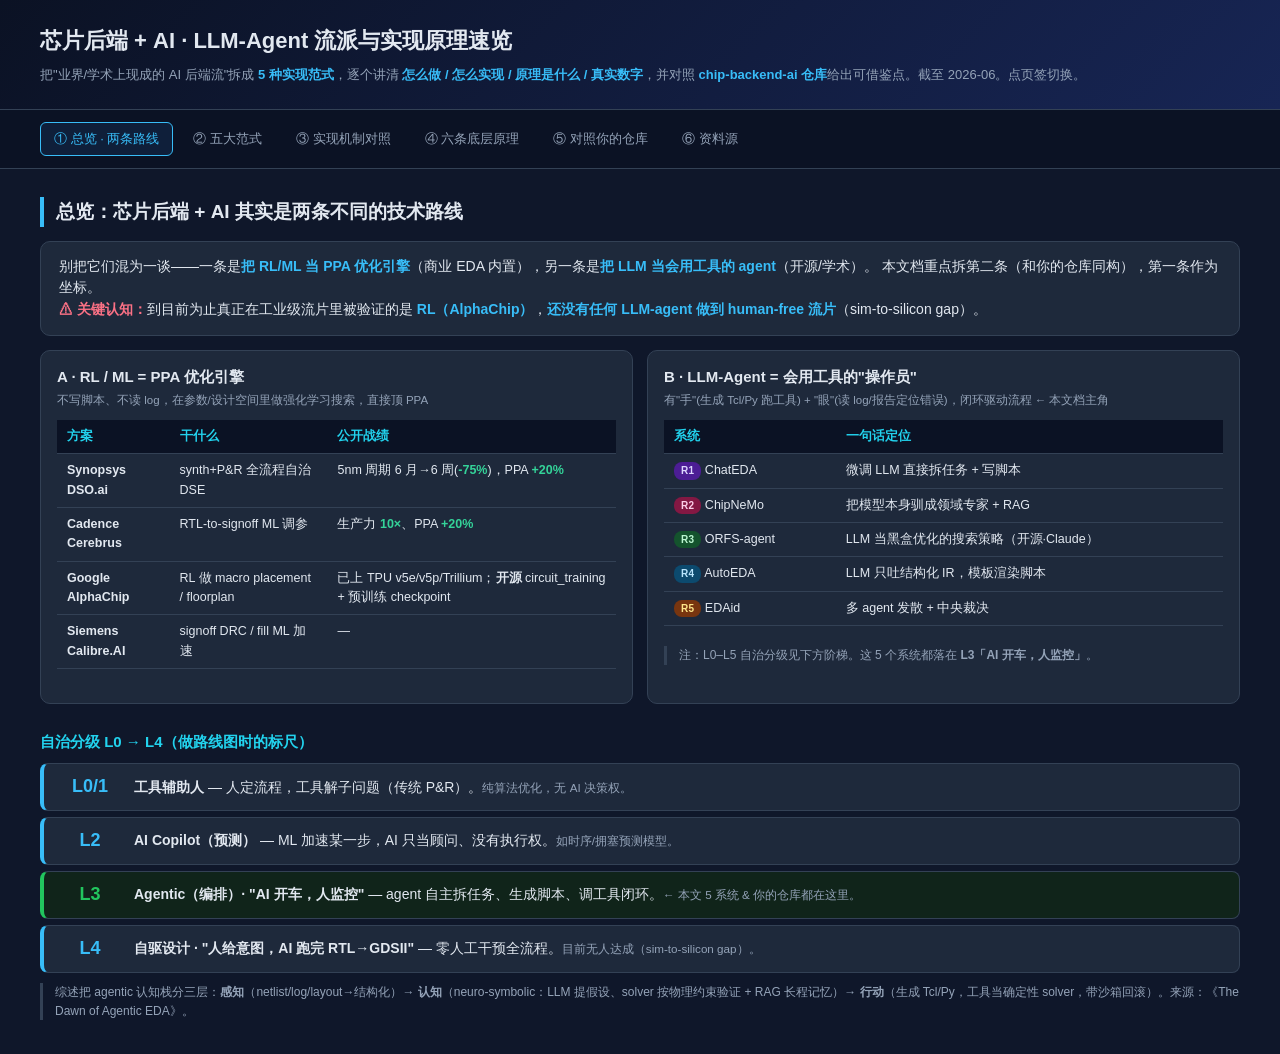
<file: docs/llm_agent_eda_analysis.html>
<!DOCTYPE html>
<html lang="zh-CN">
<head>
<meta charset="UTF-8">
<meta name="viewport" content="width=device-width, initial-scale=1.0">
<title>芯片后端 + AI · LLM-Agent 流派与实现原理速览</title>
<style>
  :root{
    --bg:#0f172a; --panel:#1e293b; --panel2:#273449; --line:#334155;
    --text:#e2e8f0; --muted:#94a3b8; --accent:#38bdf8; --accent2:#22d3ee;
    --r1:#a78bfa; --r2:#f472b6; --r3:#22c55e; --r4:#38bdf8; --r5:#f59e0b;
    --warn:#fb7185; --ok:#34d399;
  }
  *{box-sizing:border-box}
  body{margin:0;font-family:-apple-system,"Segoe UI",Helvetica,"PingFang SC","Microsoft YaHei",sans-serif;
       background:var(--bg);color:var(--text);line-height:1.55;font-size:14px}
  header{padding:24px 40px;background:linear-gradient(135deg,#0b1224 0%,#172554 100%);border-bottom:1px solid var(--line)}
  header h1{margin:0;font-size:22px}
  header p{margin:7px 0 0;color:var(--muted);font-size:13px;max-width:1180px}
  header p b{color:var(--accent)}
  nav.tabs{display:flex;flex-wrap:wrap;gap:6px;padding:12px 40px;background:#0b1224;border-bottom:1px solid var(--line);position:sticky;top:0;z-index:20}
  nav.tabs button{background:transparent;color:var(--muted);border:1px solid transparent;padding:7px 13px;border-radius:6px;cursor:pointer;font-size:13px;font-family:inherit}
  nav.tabs button:hover{color:var(--text);background:#1e293b}
  nav.tabs button.active{color:var(--accent);background:#0f1f3a;border-color:var(--accent)}
  main{padding:24px 40px;max-width:1280px}
  section{display:none;animation:fade .22s ease}
  section.active{display:block}
  @keyframes fade{from{opacity:0;transform:translateY(4px)}to{opacity:1;transform:none}}
  h2{font-size:19px;border-left:4px solid var(--accent);padding-left:12px;margin:4px 0 14px}
  h3{font-size:15px;color:var(--accent2);margin:26px 0 8px}
  p{color:#cbd5e1;margin:8px 0}
  code{font-family:"SF Mono",Consolas,monospace;color:#fbbf24;font-size:12px;background:#0b1224;padding:1px 5px;border-radius:4px}
  a{color:var(--accent)}
  table{width:100%;border-collapse:collapse;margin:8px 0 20px;font-size:12.5px}
  th,td{padding:7px 10px;border-bottom:1px solid var(--line);text-align:left;vertical-align:top}
  th{background:#0b1224;color:var(--accent2);font-weight:600;position:sticky}
  tr:hover td{background:#1a2540}
  .lead{background:var(--panel);border:1px solid var(--line);border-radius:10px;padding:14px 18px;margin:14px 0}
  .lead b{color:var(--accent)}
  .grid2{display:grid;grid-template-columns:1fr 1fr;gap:14px}
  .grid3{display:grid;grid-template-columns:1fr 1fr 1fr;gap:12px}
  @media(max-width:900px){.grid2,.grid3{grid-template-columns:1fr}}
  .card{background:var(--panel);border:1px solid var(--line);border-radius:10px;padding:14px 16px}
  .card.r1{border-top:3px solid var(--r1)} .card.r2{border-top:3px solid var(--r2)}
  .card.r3{border-top:3px solid var(--r3)} .card.r4{border-top:3px solid var(--r4)}
  .card.r5{border-top:3px solid var(--r5)}
  .card h4{margin:0 0 8px;font-size:15px}
  .card .meta{font-size:11.5px;color:var(--muted);margin:-4px 0 10px}
  .card ul{margin:6px 0;padding-left:18px} .card li{margin:3px 0;font-size:12.5px;color:#cbd5e1}
  .kv{font-size:12.5px;margin:5px 0} .kv b{color:var(--accent2)}
  .tag{display:inline-block;font-size:10px;padding:1px 7px;border-radius:8px;font-weight:700;letter-spacing:.3px}
  .tag.r1{background:#4c1d95;color:#ddd6fe} .tag.r2{background:#831843;color:#fbcfe8}
  .tag.r3{background:#14532d;color:#bbf7d0} .tag.r4{background:#0c4a6e;color:#bae6fd}
  .tag.r5{background:#78350f;color:#fde68a}
  .num{color:var(--ok);font-weight:700}
  .bad{color:var(--warn);font-weight:600}
  .pill{display:inline-block;font-size:10px;padding:1px 7px;border-radius:7px;font-weight:600}
  .pill.built{background:#14532d;color:#bbf7d0} .pill.todo{background:#7c2d12;color:#fed7aa}
  .pill.shared{background:#0c4a6e;color:#bae6fd}
  .ladder{display:flex;flex-direction:column;gap:6px;margin:10px 0}
  .rung{display:grid;grid-template-columns:64px 1fr;gap:12px;align-items:center;background:var(--panel);border:1px solid var(--line);border-left:4px solid var(--accent);border-radius:8px;padding:9px 14px}
  .rung .lv{font-size:18px;font-weight:800;color:var(--accent);text-align:center}
  .rung small{color:var(--muted)}
  .rung.here{border-left-color:var(--r3);background:#10241a}
  .rung.here .lv{color:var(--r3)}
  .flow{display:flex;align-items:center;gap:8px;flex-wrap:wrap;background:#0b1224;border:1px solid var(--line);border-radius:8px;padding:12px 14px;margin:10px 0;font-size:12.5px}
  .flow .step{background:#172554;border:1px solid var(--accent);border-radius:7px;padding:6px 10px;color:#dbeafe}
  .flow .arrow{color:var(--accent2);font-weight:700}
  .note{font-size:12px;color:var(--muted);border-left:3px solid var(--line);padding-left:12px;margin:10px 0}
  .hl{background:#10241a;border:1px solid #14532d;border-radius:8px;padding:12px 16px;margin:14px 0}
  .hl b{color:var(--ok)}
  .src{font-size:12.5px} .src li{margin:4px 0}
</style>
</head>
<body>
<header>
  <h1>芯片后端 + AI · LLM-Agent 流派与实现原理速览</h1>
  <p>把"业界/学术上现成的 AI 后端流"拆成 <b>5 种实现范式</b>，逐个讲清 <b>怎么做 / 怎么实现 / 原理是什么 / 真实数字</b>，并对照 <b>chip-backend-ai 仓库</b>给出可借鉴点。截至 2026-06。点页签切换。</p>
</header>

<nav class="tabs">
  <button class="active" data-t="ov">① 总览 · 两条路线</button>
  <button data-t="para">② 五大范式</button>
  <button data-t="impl">③ 实现机制对照</button>
  <button data-t="principle">④ 六条底层原理</button>
  <button data-t="mine">⑤ 对照你的仓库</button>
  <button data-t="src">⑥ 资料源</button>
</nav>

<main>

<!-- ============ 总览 ============ -->
<section class="active" id="ov">
  <h2>总览：芯片后端 + AI 其实是两条不同的技术路线</h2>
  <div class="lead">
    别把它们混为一谈——一条是<b>把 RL/ML 当 PPA 优化引擎</b>（商业 EDA 内置），另一条是<b>把 LLM 当会用工具的 agent</b>（开源/学术）。
    本文档重点拆第二条（和你的仓库同构），第一条作为坐标。<br>
    <span class="bad">⚠ 关键认知：</span>到目前为止真正在工业级流片里被验证的是 <b>RL（AlphaChip）</b>，<b>还没有任何 LLM-agent 做到 human-free 流片</b>（sim-to-silicon gap）。
  </div>

  <div class="grid2">
    <div class="card">
      <h4>A · RL / ML = PPA 优化引擎</h4>
      <p class="meta">不写脚本、不读 log，在参数/设计空间里做强化学习搜索，直接顶 PPA</p>
      <table>
        <tr><th>方案</th><th>干什么</th><th>公开战绩</th></tr>
        <tr><td><b>Synopsys DSO.ai</b></td><td>synth+P&R 全流程自治 DSE</td><td>5nm 周期 6 月→6 周(<span class="num">-75%</span>)，PPA <span class="num">+20%</span></td></tr>
        <tr><td><b>Cadence Cerebrus</b></td><td>RTL-to-signoff ML 调参</td><td>生产力 <span class="num">10×</span>、PPA <span class="num">+20%</span></td></tr>
        <tr><td><b>Google AlphaChip</b></td><td>RL 做 macro placement / floorplan</td><td>已上 TPU v5e/v5p/Trillium；<b>开源</b> circuit_training + 预训练 checkpoint</td></tr>
        <tr><td><b>Siemens Calibre.AI</b></td><td>signoff DRC / fill ML 加速</td><td>—</td></tr>
      </table>
    </div>
    <div class="card">
      <h4>B · LLM-Agent = 会用工具的"操作员"</h4>
      <p class="meta">有"手"(生成 Tcl/Py 跑工具) + "眼"(读 log/报告定位错误)，闭环驱动流程 ← 本文档主角</p>
      <table>
        <tr><th>系统</th><th>一句话定位</th></tr>
        <tr><td><span class="tag r1">R1</span> ChatEDA</td><td>微调 LLM 直接拆任务 + 写脚本</td></tr>
        <tr><td><span class="tag r2">R2</span> ChipNeMo</td><td>把模型本身驯成领域专家 + RAG</td></tr>
        <tr><td><span class="tag r3">R3</span> ORFS-agent</td><td>LLM 当黑盒优化的搜索策略（开源·Claude）</td></tr>
        <tr><td><span class="tag r4">R4</span> AutoEDA</td><td>LLM 只吐结构化 IR，模板渲染脚本</td></tr>
        <tr><td><span class="tag r5">R5</span> EDAid</td><td>多 agent 发散 + 中央裁决</td></tr>
      </table>
      <p class="note">注：L0–L5 自治分级见下方阶梯。这 5 个系统都落在 <b>L3「AI 开车，人监控」</b>。</p>
    </div>
  </div>

  <h3>自治分级 L0 → L4（做路线图时的标尺）</h3>
  <div class="ladder">
    <div class="rung"><div class="lv">L0/1</div><div><b>工具辅助人</b> — 人定流程，工具解子问题（传统 P&R）。<small>纯算法优化，无 AI 决策权。</small></div></div>
    <div class="rung"><div class="lv">L2</div><div><b>AI Copilot（预测）</b> — ML 加速某一步，AI 只当顾问、没有执行权。<small>如时序/拥塞预测模型。</small></div></div>
    <div class="rung here"><div class="lv">L3</div><div><b>Agentic（编排）· "AI 开车，人监控"</b> — agent 自主拆任务、生成脚本、调工具闭环。<small>← 本文 5 系统 & 你的仓库都在这里。</small></div></div>
    <div class="rung"><div class="lv">L4</div><div><b>自驱设计 · "人给意图，AI 跑完 RTL→GDSII"</b> — 零人工干预全流程。<small>目前无人达成（sim-to-silicon gap）。</small></div></div>
  </div>
  <p class="note">综述把 agentic 认知栈分三层：<b>感知</b>（netlist/log/layout→结构化）→ <b>认知</b>（neuro-symbolic：LLM 提假设、solver 按物理约束验证 + RAG 长程记忆）→ <b>行动</b>（生成 Tcl/Py，工具当确定性 solver，带沙箱回滚）。来源：《The Dawn of Agentic EDA》。</p>
</section>

<!-- ============ 五大范式 ============ -->
<section id="para">
  <h2>五大范式：LLM 在流程里到底干多少活</h2>
  <p>按"LLM 承担的职责从重到轻"排列。核心区别在于：<b>LLM 是直接产最终脚本，还是只产中间表示交给确定性组件落地。</b></p>
  <table>
    <tr><th>范式</th><th>代表</th><th>LLM 角色</th><th>EDA 工具角色</th><th>是否微调</th><th>硬指标</th></tr>
    <tr><td><span class="tag r1">R1 规划+写脚本</span></td><td>ChatEDA / AutoMage</td><td>拆任务 + 直接生成 Tcl/Py</td><td>哑执行器</td><td>是(QLoRA)</td><td>88% Grade A (GPT-4 仅 58%)</td></tr>
    <tr><td><span class="tag r2">R2 领域模型+RAG</span></td><td>ChipNeMo (NVIDIA)</td><td>被驯成领域专家答/写</td><td>执行 + 供检索语料</td><td>是(DAPT+SFT)</td><td>小模型打过更大通用模型</td></tr>
    <tr><td><span class="tag r3">R3 工具型优化器</span></td><td><b>ORFS-agent</b> (UCSD)</td><td>搜索策略：选下一组超参</td><td>黑盒目标函数</td><td>否(纯 ICL)</td><td>WL/时钟 <span class="num">+13%</span>，迭代 <span class="num">-40%</span></td></tr>
    <tr><td><span class="tag r4">R4 结构化IR+模板</span></td><td>AutoEDA</td><td>只吐 typed IR，不吐脚本</td><td>校验+模板渲染+修复</td><td>是(0.6B小模型)</td><td>token <span class="num">-97%</span>，执行成功 100% vs 37%</td></tr>
    <tr><td><span class="tag r5">R5 多agent发散</span></td><td>EDAid / ChipLlama</td><td>多份草稿 + 中央裁决</td><td>执行 + 打分</td><td>是(混合指令)</td><td>70B 94%→<span class="num">100%</span></td></tr>
  </table>

  <div class="grid2">
    <div class="card r1">
      <h4><span class="tag r1">R1</span> ChatEDA — 经典"三段式"</h4>
      <p class="meta">底座 Llama2-70B 微调成 AutoMage · MLCAD 2023</p>
      <div class="flow">
        <span class="step">NL 需求</span><span class="arrow">→</span>
        <span class="step">Task Planning<br>拆子任务序列</span><span class="arrow">→</span>
        <span class="step">Script Gen<br>子任务+API文档→Py</span><span class="arrow">→</span>
        <span class="step">Execution<br>跑 OpenROAD API</span>
      </div>
      <div class="kv"><b>实现：</b>self-instruction 造 ~1500 条 <code>&lt;需求,plan,script&gt;</code> + QLoRA(NF4 4-bit)，8×A100 训 15 epoch；API 文档拼进 prompt 让模型"看"可用函数。</div>
      <div class="kv"><b>原理/教训：</b><span class="bad">没有运行时纠错、不把生成代码校回真实 API</span>，全靠微调鲁棒性硬扛——这正是 R4 要解决的痛点。</div>
    </div>

    <div class="card r2">
      <h4><span class="tag r2">R2</span> ChipNeMo — 先把"模型"变专家</h4>
      <p class="meta">NVIDIA · 不做复杂 agent，做领域适配</p>
      <div class="kv"><b>四件套：</b></div>
      <ul>
        <li>① 定制 tokenizer：BPE 词表 32k→41k，EDA 术语/Tcl 当一等公民</li>
        <li>② DAPT 领域持续预训练（内部文档/脚本/bug）</li>
        <li>③ SFT 领域指令微调</li>
        <li>④ 领域 RAG：微调 e5 检索器(3000 样本)，答题先检索再塞 prompt</li>
      </ul>
      <div class="kv"><b>原理：</b>领域适配 + RAG 让小模型打过更大通用模型；<b>RAG 是抗幻觉主力</b>。落地 3 应用：助手 chatbot / EDA 脚本生成 / bug 总结。</div>
    </div>

    <div class="card r3">
      <h4><span class="tag r3">R3</span> ORFS-agent — 跟你最像 ⭐ 开源</h4>
      <p class="meta">UCSD Kahng 组 · Claude Sonnet 3.5 · 零微调 · MLCAD 2025</p>
      <div class="flow">
        <span class="step">观察<br>读上轮报告</span><span class="arrow">→</span>
        <span class="step">推理<br>建代理模型判方向</span><span class="arrow">→</span>
        <span class="step">行动<br>function-call 设超参</span><span class="arrow">→</span>
        <span class="step">收敛?<br>否则回循环</span>
      </div>
      <div class="kv"><b>本质：</b>把 LLM 当成<b>黑盒优化的搜索策略</b>，替代贝叶斯优化里的高斯过程。模型无关、即插即用。</div>
      <div class="kv"><b>数字：</b>wirelength 和有效时钟周期 <span class="num">改善 &gt;13%</span> 且 <span class="num">少用 40% 迭代</span>，干过 Bayesian opt。</div>
      <div class="kv"><b>代码：</b><code>github.com/ABKGroup/ORFS-Agent</code>；2026-01 续作让 coding-agent 直接改流程代码提 QoR。</div>
    </div>

    <div class="card r4">
      <h4><span class="tag r4">R4</span> AutoEDA — 最干净的工程范式</h4>
      <p class="meta">三层 · MCP 接口 · "别让 LLM 直接写脚本"</p>
      <table>
        <tr><th>层</th><th>组件</th><th>职责</th></tr>
        <tr><td>Client</td><td>微调 0.6B Qwen3</td><td>NL→typed IR(带单位/枚举)，grammar-constrained decoding 强制合规</td></tr>
        <tr><td>Server</td><td>每 stage 一个 MCP server</td><td>约束校验(裁越界/补默认/解冲突)→填进预制 Tcl 模板</td></tr>
        <tr><td>Executor</td><td>商业 EDA 工具</td><td>跑 Tcl、监控 log，失败调内置 rule-based fixer</td></tr>
      </table>
      <div class="kv"><b>原理：</b>LLM 端到端吐 Tcl 太脆(字段错/漏参)；<b>只吐结构化参数 IR，确定性模板落地</b>。结果 token <span class="num">378 vs 12,870</span>、执行成功 <span class="num">100% vs 37%</span>。</div>
    </div>

    <div class="card r5">
      <h4><span class="tag r5">R5</span> EDAid / ChipLlama — 用冗余抗长链失败</h4>
      <p class="meta">Llama3 + 混合指令微调 · NAACL 2025</p>
      <div class="flow">
        <span class="step">3× 发散 agent<br>不同 few-shot 并行写脚本</span><span class="arrow">→</span>
        <span class="step">决策 agent<br>按 yes-token 概率打分选最优</span>
      </div>
      <div class="kv"><b>ChipLlama：</b>混合指令微调 = MathInstruct 80K(推理)+CodeInstruct 100K(写码)+EDAInstruct 8K(领域)。</div>
      <div class="kv"><b>原理：</b>EDA 是长链调用，单 agent 中间错一步全崩；多 agent 不同 few-shot 探索不同路径，<b>降低相关性失败</b>。&gt;3 个发散 agent 收益饱和。</div>
    </div>
  </div>
</section>

<!-- ============ 实现机制对照 ============ -->
<section id="impl">
  <h2>实现机制对照：同一问题的不同解法</h2>
  <p>把 5 个系统拍平到关键工程维度上横向对比——选型时直接查这张表。</p>
  <table>
    <tr>
      <th>维度</th><th>ChatEDA <span class="tag r1">R1</span></th><th>ChipNeMo <span class="tag r2">R2</span></th>
      <th>ORFS-agent <span class="tag r3">R3</span></th><th>AutoEDA <span class="tag r4">R4</span></th><th>EDAid <span class="tag r5">R5</span></th>
    </tr>
    <tr><td><b>LLM 底座</b></td><td>Llama2-70B 微调</td><td>Llama2 + DAPT</td><td>Claude Sonnet 3.5(无微调)</td><td>Qwen3-0.6B 微调</td><td>Llama3 微调(ChipLlama)</td></tr>
    <tr><td><b>执行骨架</b></td><td>plan→gen→exec 顺序</td><td>RAG 问答/生成</td><td>ReAct(reason-act-observe)</td><td>分层 client/server/exec</td><td>并行发散+中央选</td></tr>
    <tr><td><b>LLM 输出形态</b></td><td>直接 Python 脚本</td><td>脚本/答案</td><td>function-call 设超参</td><td><b>typed JSON IR(非脚本)</b></td><td>多份脚本草稿</td></tr>
    <tr><td><b>工具接口</b></td><td>prompt 拼 API 文档</td><td>—</td><td>function-calling</td><td><b>MCP(JSON-RPC)</b></td><td>tool-calling</td></tr>
    <tr><td><b>Grounding 手段</b></td><td>靠微调鲁棒性</td><td><b>RAG 检索</b></td><td><b>读 log 闭环 + 迭代</b></td><td><b>schema校验+模板</b></td><td>多数表决</td></tr>
    <tr><td><b>纠错/回滚</b></td><td><span class="bad">几乎无</span></td><td>—</td><td>下一轮迭代修正</td><td>rule-based fixer 诊断 log</td><td>决策 agent 过滤坏草稿</td></tr>
    <tr><td><b>跑什么阶段</b></td><td>RTL→GDS 全流程脚本</td><td>脚本/问答(不限阶段)</td><td>flow 超参调优</td><td>synth/place/CTS/route</td><td>全流程脚本生成</td></tr>
    <tr><td><b>开源</b></td><td>否(数据未放)</td><td>否</td><td><b>是(ABKGroup)</b></td><td>论文(MCP 思路可抄)</td><td>否</td></tr>
    <tr><td><b>硬指标</b></td><td>88% Grade A</td><td>小模型超大模型</td><td>+13% / -40% 迭代</td><td>token-97% / 100%成功</td><td>70B→100%</td></tr>
  </table>

  <div class="hl">
    <b>选型口诀：</b>
    想<b>跟着 SOTA 模型走、零维护</b> → R3(ORFS-agent 思路)；
    想<b>产品化、可靠性优先</b> → R4(结构化 IR + 模板)；
    有<b>大量私有语料、要懂内部术语</b> → R2(领域适配+RAG)；
    单 agent 长链<b>不稳</b> → 叠 R5(多 agent 发散)。
    R1 是历史起点，今天不建议照搬（缺纠错）。
  </div>

  <h3>三种"调参/优化"闭环对比（PPA 最大杠杆）</h3>
  <table>
    <tr><th>方式</th><th>搜索策略</th><th>是否需训练</th><th>适合谁</th></tr>
    <tr><td>商业 DSO.ai / Cerebrus</td><td>RL（黑盒，内置）</td><td>厂商已训</td><td>买得起商业 EDA 的团队</td></tr>
    <tr><td>传统 AutoTuner</td><td>贝叶斯优化 / 网格</td><td>否</td><td>开源流基线</td></tr>
    <tr><td><b>ORFS-agent</b></td><td><b>LLM 当搜索策略 + 读报告推理</b></td><td>否(纯 ICL)</td><td><b>你 — 已有 Claude + 报告解析</b></td></tr>
  </table>
</section>

<!-- ============ 六条原理 ============ -->
<section id="principle">
  <h2>六条底层原理：所有系统共享的设计逻辑</h2>
  <p>论文名字花哨，但底层就这 6 条。理解了它们，再看任何新系统都能秒懂。</p>
  <div class="grid2">
    <div class="card">
      <h4>① 神经-符号分工</h4>
      <p>LLM 做翻译/规划/搜索策略（概率、会错）；EDA 工具 + 校验器做裁判（确定、按物理约束）。<b>永远让确定性组件兜底</b>，别让 LLM 的输出直接成为 ground truth。</p>
    </div>
    <div class="card">
      <h4>② 别吐终态，吐中间表示</h4>
      <p>成熟系统都不让 LLM 直接产最终脚本，而是产<b>结构化参数 IR</b> → 模板渲染（AutoEDA 最典型）。<span class="pill built">你的 *.yaml handoff 本质就是这条，且做得比多数论文早</span></p>
    </div>
    <div class="card">
      <h4>③ Grounding 三件套</h4>
      <p><b>RAG</b> 喂文档(ChipNeMo) + <b>tool-feedback</b> 读 log 闭环(ORFS-agent) + <b>constraint validation</b> 裁非法参数(AutoEDA)。三者叠加才稳。</p>
    </div>
    <div class="card">
      <h4>④ 执行骨架 = ReAct / function-calling</h4>
      <p><code>reason → act(tool) → observe(log) → repeat</code> 几乎是统一范式。差别只在"act 产什么"和"observe 后怎么决策"。</p>
    </div>
    <div class="card">
      <h4>⑤ 长链可靠性靠冗余或迭代</h4>
      <p>要么<b>多 agent 发散 + 中央裁决</b>(EDAid)，要么<b>单 agent 迭代收敛</b>(ORFS-agent)。单次单链必崩在长流程上。</p>
    </div>
    <div class="card">
      <h4>⑥ 领域适配的两条岔路</h4>
      <p><b>微调模型</b>(AutoMage/ChipNeMo/ChipLlama，重但强，绑定模型) vs <b>纯 ICL + RAG</b>(ORFS-agent，轻、模型无关、即插即用)。前者适合窄场景产品化，后者适合跟着 SOTA 走。</p>
    </div>
  </div>
  <p class="note">综述列的公开未解难题：sim-to-silicon gap（无 human-free 流片）· 高质量先进节点数据稀缺 · 概率 LLM 与零容忍物理约束的张力 · 工具接口碎片化(呼吁 LSP-for-EDA 式标准语义 API，MCP 是雏形) · 幻觉/木马可信度 · 缺系统级 benchmark。</p>
</section>

<!-- ============ 对照你的仓库 ============ -->
<section id="mine">
  <h2>对照 chip-backend-ai 仓库：你在哪、缺什么、怎么补</h2>
  <div class="hl">
    <b>定位：</b>你现在的架构 = <span class="tag r4">R4 结构化 handoff</span> + <span class="tag r1">R1 agent 现场推理</span> 的混合体，落在 <b>L3</b>。
    缺的正是 <span class="tag r3">R3 的迭代优化闭环</span>——也就是 PPA 的最大杠杆。
  </div>

  <h3>你已经做对的（多数论文还在追）</h3>
  <table>
    <tr><th>你仓库里的东西</th><th>对应原理/范式</th></tr>
    <tr><td><code>executor: skill / agent / human</code> 三态 + HITL gate（confirm_macro / waiver_review / final_checklist）</td><td>L3「AI 开车人监控」标准形态 <span class="pill built">✓</span></td></tr>
    <tr><td><code>parse-eda-report</code>(眼) + <code>run-eda-script</code>(手) + gate 产 <code>eval_result</code></td><td>原理④ ReAct 闭环 + 原理③ tool-feedback <span class="pill built">✓</span></td></tr>
    <tr><td>文件系统 <code>*.yaml</code> handoff（global_spec / stage_spec / eval_result 模板）</td><td>原理② 结构化 IR；业界还在抱怨脆弱文本解析，你领先 <span class="pill built">✓</span></td></tr>
    <tr><td>state_manager 状态机 + retry budget + rollback</td><td>原理① 确定性兜底 <span class="pill built">✓</span></td></tr>
  </table>

  <h3>最值得补强的（按 ROI 排序）</h3>
  <table>
    <tr><th>#</th><th>补什么</th><th>抄哪个</th><th>落到你仓库哪里</th></tr>
    <tr>
      <td>1</td>
      <td><b>设计空间探索 / 迭代调参环</b><br><span class="bad">最大 PPA 杠杆，你现在最缺</span></td>
      <td>R3 ORFS-agent</td>
      <td>新增 cross-cutting executor：读 <code>eval_result</code>→调参→重跑→比上轮→边际递减即停，套在现有 gate 之上。你的 retry budget 是天然状态载体。</td>
    </tr>
    <tr>
      <td>2</td>
      <td><b>macro 摆放接 RL</b></td>
      <td>AlphaChip</td>
      <td><code>macro_placement</code> step 现在是 floorplan-agent 现场推理，可换/补 <code>circuit_training</code> 预训练 checkpoint 做 zero-shot，再让 agent 微调。唯一被流片验证的后端 RL。</td>
    </tr>
    <tr>
      <td>3</td>
      <td><b>参数 IR + 校验 + 模板</b><br>替代 agent 直接写脚本</td>
      <td>R4 AutoEDA</td>
      <td>给 gen_cts_spec / power_plan 等步骤定义 typed IR schema（放 <code>templates/</code>），agent 只吐参数，确定性模板渲染 Tcl。降幻觉、token、提成功率。</td>
    </tr>
    <tr>
      <td>4</td>
      <td><b>显式停机判据</b></td>
      <td>R3</td>
      <td>把 slack/congestion 阈值 + 边际收益固化进 gate step 或 timing-eco-agent，别让 retry 只是"重跑一遍"。</td>
    </tr>
    <tr>
      <td>5</td>
      <td><b>难步骤叠多 agent 发散</b><br>(可选)</td>
      <td>R5 EDAid</td>
      <td>对 drc_repair / fix_strategy 这种易错步，跑 N 份方案 + 用 eval_result 当裁判选最优。</td>
    </tr>
  </table>

  <div class="hl">
    <b>最低成本第一步：</b>把 ORFS-agent 那套"读 <code>eval_result</code> → 调参 → 重跑 → 收敛即停"的 ReAct 环做成一个新 executor 类型。
    它<b>开源、Claude 驱动、和你技术栈天然对齐</b>，不需要训练任何模型。
  </div>
</section>

<!-- ============ 资料源 ============ -->
<section id="src">
  <h2>资料源</h2>
  <h3>LLM-Agent 流（本文档主体）</h3>
  <ul class="src">
    <li>ChatEDA / AutoMage — <a href="https://arxiv.org/html/2308.10204v3">arXiv 2308.10204</a> · <a href="https://www.cse.cuhk.edu.hk/~byu/papers/C177-MLCAD2023-ChatEDA.pdf">MLCAD 2023 PDF</a></li>
    <li>ChipNeMo (NVIDIA) — <a href="https://arxiv.org/pdf/2311.00176">arXiv 2311.00176</a> · <a href="https://graphcore-research.github.io/chipnemo/">Graphcore 解读</a></li>
    <li>ORFS-agent (UCSD/Kahng) — <a href="https://arxiv.org/pdf/2506.08332">arXiv 2506.08332</a> · <b>开源</b> <a href="https://github.com/ABKGroup/ORFS-Agent">github.com/ABKGroup/ORFS-Agent</a></li>
    <li>QoR coding-agent 续作 (2026-01) — <a href="https://arxiv.org/pdf/2601.06268">arXiv 2601.06268</a></li>
    <li>AutoEDA (MCP 微服务) — <a href="https://arxiv.org/html/2508.01012v2">arXiv 2508.01012</a></li>
    <li>EDAid / ChipLlama "Divergent Thoughts" — <a href="https://arxiv.org/html/2502.10857v1">arXiv 2502.10857</a></li>
  </ul>
  <h3>综述 / 坐标系</h3>
  <ul class="src">
    <li>《The Dawn of Agentic EDA》自治分级 L0–L4 — <a href="https://arxiv.org/html/2512.23189v2">arXiv 2512.23189</a></li>
    <li>Agentic AI In Chip Design — <a href="https://semiengineering.com/agentic-ai-and-chip-design/">SemiEngineering</a></li>
  </ul>
  <h3>商业 RL/ML 引擎（坐标）</h3>
  <ul class="src">
    <li>Synopsys DSO.ai — <a href="https://www.synopsys.com/ai/ai-powered-eda/dso-ai.html">官方页</a></li>
    <li>Google AlphaChip / circuit_training — <a href="https://github.com/google-research/circuit_training">GitHub</a> · <a href="https://x.com/JeffDean/status/1839308592408834559">Jeff Dean 公告</a></li>
  </ul>
  <p class="note">检索时间 2026-06。数字均取自上述论文/官方披露；商业 PPA 数字为厂商口径，仅作量级参考。</p>
</section>

</main>

<script>
  const tabs=document.querySelectorAll('nav.tabs button');
  const secs=document.querySelectorAll('main section');
  tabs.forEach(b=>b.addEventListener('click',()=>{
    tabs.forEach(x=>x.classList.remove('active'));
    secs.forEach(x=>x.classList.remove('active'));
    b.classList.add('active');
    document.getElementById(b.dataset.t).classList.add('active');
    window.scrollTo({top:0,behavior:'smooth'});
  }));
</script>
</body>
</html>
</file>
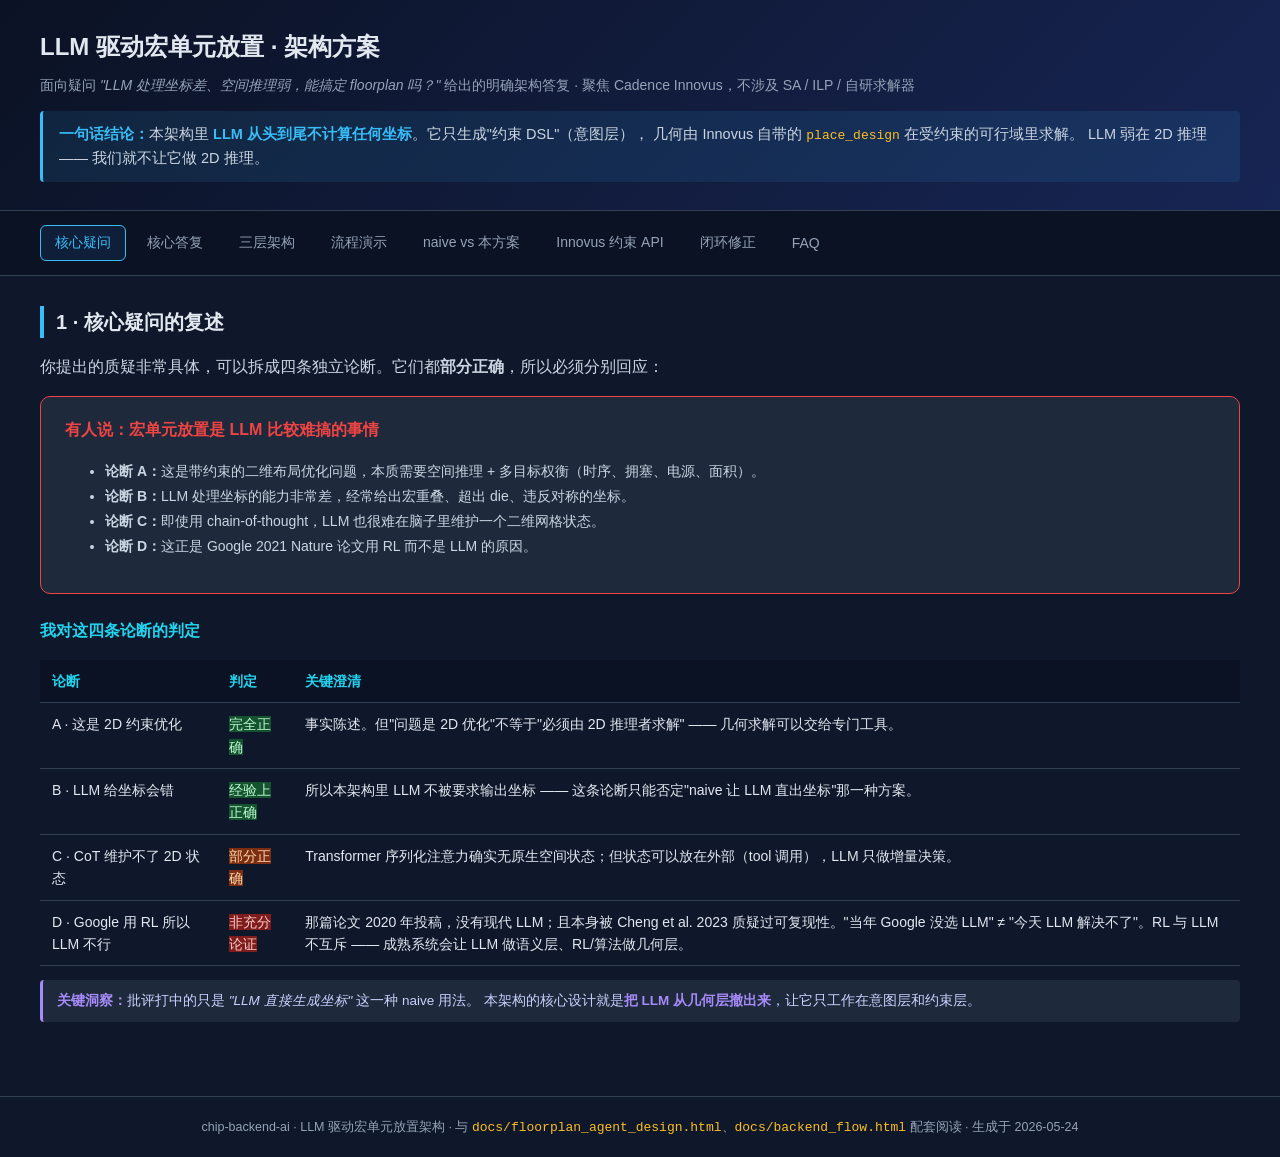
<file: docs/macro_placement_architecture.html>
<!DOCTYPE html>
<html lang="zh-CN">
<head>
<meta charset="UTF-8">
<title>chip-backend-ai · LLM 驱动宏单元放置架构</title>
<style>
  :root{
    --bg:#0f172a; --panel:#1e293b; --panel2:#273449; --line:#334155;
    --text:#e2e8f0; --muted:#94a3b8; --accent:#38bdf8; --accent2:#22d3ee;
    --ok:#22c55e; --warn:#f59e0b; --err:#ef4444; --info:#a78bfa;
    --layer1:#a78bfa; --layer2:#22d3ee; --layer3:#facc15; --layer4:#34d399;
  }
  *{box-sizing:border-box}
  body{margin:0;font-family:-apple-system,"Segoe UI",Helvetica,"PingFang SC","Microsoft YaHei",sans-serif;
       background:var(--bg);color:var(--text);line-height:1.6}
  header{padding:28px 40px;background:linear-gradient(135deg,#0b1224 0%,#172554 100%);
         border-bottom:1px solid var(--line)}
  header h1{margin:0;font-size:24px}
  header p{margin:8px 0 0;color:var(--muted);font-size:14px;max-width:980px}
  header .tldr{margin-top:14px;padding:12px 16px;background:rgba(56,189,248,.1);
               border-left:3px solid var(--accent);border-radius:4px;font-size:14.5px;color:#cbd5e1}
  header .tldr b{color:var(--accent)}
  nav.tabs{display:flex;flex-wrap:wrap;gap:6px;padding:14px 40px;background:#0b1224;
           border-bottom:1px solid var(--line);position:sticky;top:0;z-index:10}
  nav.tabs button{background:transparent;color:var(--muted);border:1px solid transparent;
                  padding:8px 14px;border-radius:6px;cursor:pointer;font-size:14px;font-family:inherit}
  nav.tabs button:hover{color:var(--text);background:#1e293b}
  nav.tabs button.active{color:var(--accent);background:#0f1f3a;border-color:var(--accent)}
  main{padding:30px 40px;max-width:1280px;margin:0 auto}
  section{display:none;animation:fade .25s ease}
  section.active{display:block}
  @keyframes fade{from{opacity:0;transform:translateY(4px)}to{opacity:1;transform:none}}
  h2{font-size:20px;border-left:4px solid var(--accent);padding-left:12px;margin-top:0}
  h3{font-size:16px;color:var(--accent2);margin-top:24px}
  p{color:#cbd5e1}
  .muted{color:var(--muted);font-size:13.5px}

  .grid{display:grid;gap:14px}
  .grid.cols-2{grid-template-columns:repeat(auto-fit,minmax(360px,1fr))}
  .grid.cols-3{grid-template-columns:repeat(auto-fit,minmax(260px,1fr))}

  .card{background:var(--panel);border:1px solid var(--line);border-radius:10px;
        padding:16px 18px;transition:.2s}
  .card:hover{border-color:var(--accent)}
  .card h4{margin:0 0 8px;color:var(--accent);font-size:15px}
  .card .tag{display:inline-block;font-size:11px;padding:2px 8px;border-radius:10px;
             background:#334155;color:var(--text);margin-right:6px}
  .tag.ok{background:#14532d;color:#bbf7d0}
  .tag.warn{background:#7c2d12;color:#fed7aa}
  .tag.err{background:#7f1d1d;color:#fecaca}
  .tag.info{background:#3730a3;color:#c7d2fe}

  pre{background:#0b1224;border:1px solid var(--line);border-radius:8px;
      padding:14px 16px;overflow:auto;font-size:12.5px;line-height:1.6;color:#cbd5e1;margin:8px 0}
  code{font-family:"SF Mono",Consolas,monospace;color:#fbbf24;font-size:13px}
  pre code{color:#cbd5e1;font-size:12.5px}

  table{width:100%;border-collapse:collapse;margin:10px 0;font-size:14px}
  th,td{padding:10px 12px;border-bottom:1px solid var(--line);text-align:left;vertical-align:top}
  th{background:#0b1224;color:var(--accent2);font-weight:600}
  tr:hover td{background:#1a2540}

  details{background:var(--panel);border:1px solid var(--line);border-radius:8px;
          padding:0;margin:10px 0;overflow:hidden}
  details summary{padding:12px 16px;cursor:pointer;font-weight:600;color:var(--accent);
                  background:var(--panel2);list-style:none}
  details summary::-webkit-details-marker{display:none}
  details summary::before{content:"▸ ";color:var(--accent);transition:.15s}
  details[open] summary::before{content:"▾ "}
  details[open] summary{border-bottom:1px solid var(--line)}
  details > div{padding:14px 18px}

  .note{background:#1e293b;border-left:3px solid var(--warn);padding:10px 14px;
        border-radius:4px;margin:14px 0;font-size:13.5px;color:#fde68a}
  .note strong{color:var(--warn)}
  .note.ok{border-left-color:var(--ok);color:#bbf7d0}
  .note.ok strong{color:var(--ok)}
  .note.info{border-left-color:var(--info);color:#c7d2fe}
  .note.info strong{color:var(--info)}

  /* === Architecture diagram === */
  .arch{display:flex;gap:20px;margin:24px 0}
  .arch-stack{flex:0 0 360px;display:flex;flex-direction:column;gap:0}
  .arch-stack .layer{background:var(--panel);border:2px solid var(--line);
                     border-radius:10px;padding:14px 16px;cursor:pointer;transition:.2s;
                     position:relative}
  .arch-stack .layer:hover{transform:translateX(4px);background:var(--panel2)}
  .arch-stack .layer.active{border-color:var(--accent);box-shadow:0 0 14px rgba(56,189,248,.3)}
  .arch-stack .layer .label{font-size:11px;color:var(--muted);text-transform:uppercase;letter-spacing:1px}
  .arch-stack .layer .name{font-size:15px;font-weight:600;margin-top:3px}
  .arch-stack .layer .role{font-size:12.5px;color:var(--muted);margin-top:4px}
  .arch-stack .layer .badge{position:absolute;top:14px;right:14px;font-size:11px;padding:2px 8px;
                            border-radius:10px;background:#334155;color:var(--text)}
  .arch-stack .layer[data-layer="1"]{border-left:5px solid var(--layer1)}
  .arch-stack .layer[data-layer="2"]{border-left:5px solid var(--layer2)}
  .arch-stack .layer[data-layer="3"]{border-left:5px solid var(--layer3)}
  .arch-stack .layer[data-layer="4"]{border-left:5px solid var(--layer4)}
  .arch-stack .arrow{text-align:center;color:var(--accent);font-size:18px;padding:4px 0;
                     font-family:monospace}
  .arch-detail{flex:1;background:var(--panel);border:1px solid var(--accent);border-radius:10px;
               padding:18px 22px;min-height:300px}
  .arch-detail h3{margin:0 0 12px;color:var(--accent)}
  .arch-detail .responsibility{margin:8px 0}
  .arch-detail .responsibility b{color:var(--ok)}
  .arch-detail .nope b{color:var(--err)}

  /* === Pipeline stepper === */
  .stepper{display:flex;gap:6px;margin:18px 0;flex-wrap:wrap}
  .stepper .pill{flex:1;min-width:140px;padding:12px 14px;border-radius:8px;
                 background:var(--panel);border:1px solid var(--line);cursor:pointer;
                 transition:.2s;text-align:center;font-size:13px}
  .stepper .pill:hover{border-color:var(--accent2)}
  .stepper .pill.active{background:#0f1f3a;border-color:var(--accent);color:var(--accent);
                        box-shadow:0 0 10px rgba(56,189,248,.25)}
  .stepper .pill b{display:block;font-size:12px;color:var(--muted);margin-bottom:3px}
  .stepper .pill.active b{color:var(--accent2)}
  .step-content{background:var(--panel);border:1px solid var(--line);border-radius:10px;
                padding:18px 22px;margin-top:6px}
  .step-content h3{margin-top:0}
  .step-nav{display:flex;justify-content:space-between;margin-top:18px;gap:10px}
  .step-nav button{padding:9px 18px;background:var(--panel2);color:var(--text);
                   border:1px solid var(--line);border-radius:6px;cursor:pointer;font-family:inherit;
                   font-size:14px}
  .step-nav button:hover{border-color:var(--accent);color:var(--accent)}
  .step-nav button:disabled{opacity:.4;cursor:not-allowed}

  .who{display:inline-block;padding:3px 9px;border-radius:6px;font-size:11.5px;font-weight:600;
       margin-right:6px}
  .who.llm{background:rgba(167,139,250,.15);color:var(--layer1);border:1px solid var(--layer1)}
  .who.dsl{background:rgba(34,211,238,.15);color:var(--layer2);border:1px solid var(--layer2)}
  .who.py{background:rgba(250,204,21,.15);color:var(--layer3);border:1px solid var(--layer3)}
  .who.innovus{background:rgba(52,211,153,.15);color:var(--layer4);border:1px solid var(--layer4)}

  /* === comparison === */
  .compare{display:grid;grid-template-columns:1fr 1fr;gap:14px;margin:18px 0}
  .compare .col{background:var(--panel);border:1px solid var(--line);border-radius:10px;padding:18px 20px}
  .compare .col.bad{border-top:3px solid var(--err)}
  .compare .col.good{border-top:3px solid var(--ok)}
  .compare .col h4{margin:0 0 10px;font-size:15px}
  .compare .col.bad h4{color:var(--err)}
  .compare .col.good h4{color:var(--ok)}
  .compare ul{margin:6px 0;padding-left:18px;color:#cbd5e1;font-size:13.5px}
  .compare li{margin-bottom:5px}

  /* hero / question */
  .hero-q{background:var(--panel);border:1px solid var(--err);border-radius:10px;
          padding:20px 24px;margin:14px 0}
  .hero-q h3{margin-top:0;color:var(--err)}
  .hero-q ul{color:#cbd5e1;font-size:14px;line-height:1.8}
  .hero-a{background:var(--panel);border:1px solid var(--ok);border-radius:10px;
          padding:20px 24px;margin:14px 0}
  .hero-a h3{margin-top:0;color:var(--ok)}

  .layer-tag{display:inline-block;width:10px;height:10px;border-radius:50%;margin-right:6px;vertical-align:middle}
  .layer-tag.l1{background:var(--layer1)}
  .layer-tag.l2{background:var(--layer2)}
  .layer-tag.l3{background:var(--layer3)}
  .layer-tag.l4{background:var(--layer4)}

  footer{padding:20px 40px;color:var(--muted);font-size:12.5px;border-top:1px solid var(--line);
         text-align:center;margin-top:30px}
</style>
</head>
<body>

<header>
  <h1>LLM 驱动宏单元放置 · 架构方案</h1>
  <p>面向疑问 <em>"LLM 处理坐标差、空间推理弱，能搞定 floorplan 吗？"</em> 给出的明确架构答复 ·
     聚焦 Cadence Innovus，不涉及 SA / ILP / 自研求解器</p>
  <div class="tldr">
    <b>一句话结论：</b>本架构里 <b>LLM 从头到尾不计算任何坐标</b>。它只生成"约束 DSL"（意图层），
    几何由 Innovus 自带的 <code>place_design</code> 在受约束的可行域里求解。
    LLM 弱在 2D 推理 —— 我们就不让它做 2D 推理。
  </div>
</header>

<nav class="tabs">
  <button data-tab="question" class="active">核心疑问</button>
  <button data-tab="answer">核心答复</button>
  <button data-tab="architecture">三层架构</button>
  <button data-tab="pipeline">流程演示</button>
  <button data-tab="compare">naive vs 本方案</button>
  <button data-tab="innovus-api">Innovus 约束 API</button>
  <button data-tab="loop">闭环修正</button>
  <button data-tab="faq">FAQ</button>
</nav>

<main>

<!-- =================== 核心疑问 =================== -->
<section id="question" class="active">
  <h2>1 · 核心疑问的复述</h2>
  <p>你提出的质疑非常具体，可以拆成四条独立论断。它们都<strong>部分正确</strong>，所以必须分别回应：</p>

  <div class="hero-q">
    <h3>有人说：宏单元放置是 LLM 比较难搞的事情</h3>
    <ul>
      <li><b>论断 A：</b>这是带约束的二维布局优化问题，本质需要空间推理 + 多目标权衡（时序、拥塞、电源、面积）。</li>
      <li><b>论断 B：</b>LLM 处理坐标的能力非常差，经常给出宏重叠、超出 die、违反对称的坐标。</li>
      <li><b>论断 C：</b>即使用 chain-of-thought，LLM 也很难在脑子里维护一个二维网格状态。</li>
      <li><b>论断 D：</b>这正是 Google 2021 Nature 论文用 RL 而不是 LLM 的原因。</li>
    </ul>
  </div>

  <h3>我对这四条论断的判定</h3>
  <table>
    <tr><th>论断</th><th>判定</th><th>关键澄清</th></tr>
    <tr>
      <td>A · 这是 2D 约束优化</td>
      <td><span class="tag ok">完全正确</span></td>
      <td>事实陈述。但"问题是 2D 优化"不等于"必须由 2D 推理者求解" —— 几何求解可以交给专门工具。</td>
    </tr>
    <tr>
      <td>B · LLM 给坐标会错</td>
      <td><span class="tag ok">经验上正确</span></td>
      <td>所以本架构里 LLM 不被要求输出坐标 —— 这条论断只能否定"naive 让 LLM 直出坐标"那一种方案。</td>
    </tr>
    <tr>
      <td>C · CoT 维护不了 2D 状态</td>
      <td><span class="tag warn">部分正确</span></td>
      <td>Transformer 序列化注意力确实无原生空间状态；但状态可以放在外部（tool 调用），LLM 只做增量决策。</td>
    </tr>
    <tr>
      <td>D · Google 用 RL 所以 LLM 不行</td>
      <td><span class="tag err">非充分论证</span></td>
      <td>那篇论文 2020 年投稿，没有现代 LLM；且本身被 Cheng et al. 2023 质疑过可复现性。"当年 Google 没选 LLM" ≠ "今天 LLM 解决不了"。RL 与 LLM 不互斥 —— 成熟系统会让 LLM 做语义层、RL/算法做几何层。</td>
    </tr>
  </table>

  <div class="note info">
    <strong>关键洞察：</strong>批评打中的只是 <em>"LLM 直接生成坐标"</em> 这一种 naive 用法。
    本架构的核心设计就是<strong>把 LLM 从几何层撤出来</strong>，让它只工作在意图层和约束层。
  </div>
</section>

<!-- =================== 核心答复 =================== -->
<section id="answer">
  <h2>2 · 一句话答复（再展开三层）</h2>

  <div class="hero-a">
    <h3>本架构如何回避论断 B/C：</h3>
    <p style="font-size:15px;margin:0">
      LLM 输出的是 <b>结构化约束（DSL）</b>，比如 <code>{group: bank0, topology: 4x4_array, pitch: [120,80]}</code>、
      <code>{ctrl above bank0 by 30um}</code>。<br>
      <b>所有坐标计算</b>由两类执行者完成：<br>
      &nbsp;&nbsp;① <span class="who py">Python 适配器</span>：规则性几何（如阵列循环 <code>x = origin + i*pitch</code>），这是死代码，不是优化；<br>
      &nbsp;&nbsp;② <span class="who innovus">Innovus place_design</span>：在约束划定的可行域内做真正的 2D 优化（wirelength、congestion、std cell legalization）。<br>
      LLM 全程没有写过任何坐标数字。
    </p>
  </div>

  <h3>类比：你不会让 LLM 算 23 位乘法</h3>
  <p>LLM 算大数乘法会错得离谱，但没人因此说 "LLM 不能用于数学" ——
  正确用法是让它<b>调计算器或写 Python</b>，而不是<b>当计算器</b>。floorplan 是一样的：</p>

  <div class="grid cols-2">
    <div class="card">
      <h4>错误用法 <span class="tag err">naive</span></h4>
      <p>把 die 尺寸和宏列表丢给 LLM，让它直接输出 <code>placeInstance bank_0 234 567 R0</code>。</p>
      <p class="muted">这种用法验证了论断 B/C —— 宏一多就重叠 / 出界 / 违反对称。</p>
    </div>
    <div class="card">
      <h4>本方案 <span class="tag ok">constraint-based</span></h4>
      <p>LLM 输出约束 DSL；适配器翻译成 Innovus TCL；Innovus 自己算坐标。</p>
      <p class="muted">LLM 弱项被完全绕开 —— 它做擅长的语义翻译，几何交给擅长的求解器。</p>
    </div>
  </div>

  <div class="note ok">
    <strong>这是后续所有内容的总线索：</strong>无论看到 LLM 还是 Python 还是 TCL，时刻问一个问题 ——
    <em>"这一步在算坐标吗？如果是，谁在算？"</em> 答案永远不应该是 LLM。
  </div>
</section>

<!-- =================== 三层架构 =================== -->
<section id="architecture">
  <h2>3 · 三层架构（点击左侧层级查看职责）</h2>
  <p class="muted">从用户意图到 Innovus 最终 DEF，整个流水线被严格分成 4 层。<b>关键不变量：</b>越往上越接近"意思"，越往下越接近"几何"；LLM 只允许待在上面两层。</p>

  <div class="arch">
    <div class="arch-stack">
      <div class="layer active" data-layer="1" onclick="selectLayer(1)">
        <div class="label">Layer 1 · INTENT</div>
        <div class="name">LLM（spec-agent + floorplan-agent）</div>
        <div class="role">理解人类意图 → 结构化约束</div>
        <span class="badge">语义层</span>
      </div>
      <div class="arrow">↓ 生成 YAML</div>
      <div class="layer" data-layer="2" onclick="selectLayer(2)">
        <div class="label">Layer 2 · CONSTRAINT</div>
        <div class="name">macro_constraints.yaml（DSL）</div>
        <div class="role">可审计、可 diff、可回归的中间产物</div>
        <span class="badge">协议层</span>
      </div>
      <div class="arrow">↓ Python 适配器（死代码）</div>
      <div class="layer" data-layer="3" onclick="selectLayer(3)">
        <div class="label">Layer 3 · TCL SETUP</div>
        <div class="name">innovus_adapter.py → setup.tcl</div>
        <div class="role">规则坐标 + 约束 API 调用 + place_design</div>
        <span class="badge">绑定层</span>
      </div>
      <div class="arrow">↓ Innovus 内置 placer</div>
      <div class="layer" data-layer="4" onclick="selectLayer(4)">
        <div class="label">Layer 4 · GEOMETRY</div>
        <div class="name">Innovus place_design / refine_macro_place</div>
        <div class="role">真正的 2D 优化、wirelength、congestion</div>
        <span class="badge">求解层</span>
      </div>
    </div>

    <div class="arch-detail" id="arch-detail">
      <!-- filled by JS -->
    </div>
  </div>

  <h3>层级间的契约（contract）</h3>
  <table>
    <tr><th>边界</th><th>契约形式</th><th>检验方式</th></tr>
    <tr>
      <td>L1 → L2</td>
      <td>YAML schema (<code>templates/macro_constraints_template.yaml</code>)</td>
      <td>jsonschema 校验；缺字段直接拒收</td>
    </tr>
    <tr>
      <td>L2 → L3</td>
      <td>Python 适配器函数签名（dataclass in, str out）</td>
      <td>单元测试：固定 DSL → 固定 TCL diff</td>
    </tr>
    <tr>
      <td>L3 → L4</td>
      <td>Innovus TCL 命令集（标准 EDA API）</td>
      <td>Innovus 语法检查；place_design 报错即失败</td>
    </tr>
    <tr>
      <td>L4 → 反馈</td>
      <td><code>eval_result.yaml</code>（congestion / violations / 截图）</td>
      <td>对照 stage spec 的 acceptance criteria</td>
    </tr>
  </table>

  <div class="note">
    <strong>切勿做的事：</strong>不要让 LLM 直接生成 Layer 3 的 TCL，更不要让它生成 <code>placeInstance bank_0 234 567</code> 这种带具体坐标的命令。
    一旦 LLM 写出了坐标数字，本架构就退化成被论断 B/C 否定的 naive 方案。
  </div>
</section>

<!-- =================== 流程演示 =================== -->
<section id="pipeline">
  <h2>4 · 真实例子：从需求到 DEF</h2>
  <p class="muted">同一份需求（"4 个 16MB DRAM bank 排成 2×2、控制器在北边、IO 走南边"）逐层落到 Innovus，
    点击 step pill 切换查看每一层的产物与责任人。</p>

  <div class="stepper" id="stepper">
    <div class="pill active" data-step="0" onclick="selectStep(0)"><b>Step 0</b>用户需求</div>
    <div class="pill" data-step="1" onclick="selectStep(1)"><b>Step 1</b>LLM 产 DSL</div>
    <div class="pill" data-step="2" onclick="selectStep(2)"><b>Step 2</b>Python 算规则坐标</div>
    <div class="pill" data-step="3" onclick="selectStep(3)"><b>Step 3</b>TCL setup</div>
    <div class="pill" data-step="4" onclick="selectStep(4)"><b>Step 4</b>Innovus 求解</div>
    <div class="pill" data-step="5" onclick="selectStep(5)"><b>Step 5</b>反馈与修正</div>
  </div>

  <div class="step-content" id="step-content">
    <!-- filled by JS -->
  </div>

  <div class="step-nav">
    <button id="prev-step" onclick="prevStep()">← 上一步</button>
    <button id="next-step" onclick="nextStep()">下一步 →</button>
  </div>
</section>

<!-- =================== Compare =================== -->
<section id="compare">
  <h2>5 · naive 方案 vs 本方案</h2>
  <p class="muted">同样让"LLM 帮忙做 floorplan"，下面两种架构的命运完全不同。</p>

  <div class="compare">
    <div class="col bad">
      <h4>✗ naive：LLM 直接吐坐标</h4>
      <pre><code># LLM prompt:
# "die 800x600, 把 4 个 200x150 的
#  bank 排成 2x2, 不要重叠"

# LLM 输出:
placeInstance bank_0 100 100 R0
placeInstance bank_1 350 100 R0
placeInstance bank_2 100 320 R0
placeInstance bank_3 350 350 R0  ← 不对齐
#    ↑ 还可能重叠、出界、忘对称</code></pre>
      <ul>
        <li>坐标由 LLM 凭"感觉"生成</li>
        <li>宏数量 > 20 急剧恶化</li>
        <li>无法表达"在 X 北边"这种<b>相对约束</b></li>
        <li>无法利用 Innovus placer 的 wirelength 优化</li>
        <li>congestion / timing 完全没考虑</li>
        <li><b>验证了论断 B / C</b></li>
      </ul>
    </div>

    <div class="col good">
      <h4>✓ 本方案：LLM 产约束，Innovus 算坐标</h4>
      <pre><code># LLM 输出（DSL）:
groups:
  - {name: dram, macros: [bank_0..3],
     topology: 2x2_array,
     pitch_um: [220,180], origin: [100,100]}
relative:
  - {a: ctrl, b: dram, relation: above,
     channel_um: 30}

# 适配器 → TCL:
placeInstance bank_0 100 100 R0 -fixed
placeInstance bank_1 320 100 R0 -fixed
placeInstance bank_2 100 280 R0 -fixed
placeInstance bank_3 320 280 R0 -fixed
createRegion ctrl_r 100 490 540 600
addToRegion ctrl_r ctrl
place_design -concurrent_macros  ← Innovus 干活</code></pre>
      <ul>
        <li>LLM 完全不写坐标 → 论断 B/C 不适用</li>
        <li>2×2 阵列坐标由 Python <em>循环加法</em>算（非优化）</li>
        <li>ctrl 位置由 Innovus 在 region 内挑最优</li>
        <li>std cell legalization、wirelength 优化全部由 Innovus 完成</li>
        <li>DSL 可 diff、可回归、可被人类审查</li>
        <li>退一步：即使 LLM 完全摆烂随机生成 DSL，Innovus 也会拒绝非法约束 —— <b>有 fail-fast</b></li>
      </ul>
    </div>
  </div>

  <h3>性能与可扩展性对比</h3>
  <table>
    <tr><th>维度</th><th>naive</th><th>本方案</th></tr>
    <tr><td>宏数量上限</td><td>≤ 10 凑合</td><td>无明显上限（取决于 Innovus）</td></tr>
    <tr><td>支持相对约束（"X 在 Y 北边"）</td><td>不支持</td><td>原生支持</td></tr>
    <tr><td>支持对称 / 对齐 / abutment</td><td>勉强（很容易破坏）</td><td>via createRegion / placeInstance -fixed</td></tr>
    <tr><td>wirelength 优化</td><td>无</td><td>Innovus placer 内建</td></tr>
    <tr><td>congestion 反馈</td><td>无</td><td>place_design 后 report_congestion</td></tr>
    <tr><td>可审计</td><td>差（坐标黑盒）</td><td>好（DSL 可 diff）</td></tr>
    <tr><td>可回归</td><td>难（LLM 输出不稳定）</td><td>易（适配器是死代码）</td></tr>
    <tr><td>失败模式</td><td>静默错误（坐标看起来对，其实重叠）</td><td>fail-fast（Innovus 报错）</td></tr>
  </table>
</section>

<!-- =================== Innovus API =================== -->
<section id="innovus-api">
  <h2>6 · Innovus 约束 API · 适配器能用的"积木"</h2>
  <p class="muted">DSL 翻译的目的地，就是下面这些 Innovus 原生命令。LLM 不需要知道它们的语法 —— 适配器知道就行。</p>

  <h3>放置类</h3>
  <table>
    <tr><th>命令</th><th>用途</th><th>典型示例</th></tr>
    <tr>
      <td><code>placeInstance</code></td>
      <td>把宏固定在精确坐标</td>
      <td><code>placeInstance bank_0 100 100 R0 -fixed</code></td>
    </tr>
    <tr>
      <td><code>place_design</code></td>
      <td>触发 Innovus placer（含宏 + std cell）</td>
      <td><code>place_design -concurrent_macros</code></td>
    </tr>
    <tr>
      <td><code>refine_macro_place</code></td>
      <td>place_design 后微调宏位置</td>
      <td><code>refine_macro_place</code></td>
    </tr>
  </table>

  <h3>区域类（可行域）</h3>
  <table>
    <tr><th>命令</th><th>用途</th><th>典型示例</th></tr>
    <tr>
      <td><code>createRegion</code></td>
      <td>软约束：尽量在区域内</td>
      <td><code>createRegion ctrl_r 100 490 540 600</code></td>
    </tr>
    <tr>
      <td><code>createFence</code></td>
      <td>硬约束：必须在区域内</td>
      <td><code>createFence sym_r 0 0 400 600</code></td>
    </tr>
    <tr>
      <td><code>addToRegion / addToFence</code></td>
      <td>把实例绑定到区域 / 围栏</td>
      <td><code>addToRegion ctrl_r ctrl</code></td>
    </tr>
    <tr>
      <td><code>defineProximityGroup</code></td>
      <td>声明一组实例应靠近</td>
      <td><code>defineProximityGroup bank_grp -insts {bank_0 bank_1 …}</code></td>
    </tr>
  </table>

  <h3>禁区与边距类</h3>
  <table>
    <tr><th>命令</th><th>用途</th><th>典型示例</th></tr>
    <tr>
      <td><code>createPlaceBlockage</code></td>
      <td>禁止放置的多边形区域</td>
      <td><code>createPlaceBlockage -box {50 50 150 150} -type hard</code></td>
    </tr>
    <tr>
      <td><code>createPlaceHalo</code></td>
      <td>宏周围的隔离带</td>
      <td><code>createPlaceHalo -allMacros -halo 10 10 10 10</code></td>
    </tr>
    <tr>
      <td><code>createRouteHalo</code></td>
      <td>布线层面的 halo</td>
      <td><code>createRouteHalo -allMacros -space 5</code></td>
    </tr>
  </table>

  <h3>引脚与边界类</h3>
  <table>
    <tr><th>命令</th><th>用途</th><th>典型示例</th></tr>
    <tr>
      <td><code>editPin</code></td>
      <td>指定 IO pin 所在边</td>
      <td><code>editPin -pin {io_*} -side bottom -spread</code></td>
    </tr>
    <tr>
      <td><code>setObjFPlanBox</code></td>
      <td>修改 die / core 框</td>
      <td><code>setObjFPlanBox Module top 0 0 800 600</code></td>
    </tr>
  </table>

  <h3>验证类（Innovus 给反馈给 LLM 用）</h3>
  <table>
    <tr><th>命令</th><th>用途</th><th>反馈给 LLM 的形式</th></tr>
    <tr>
      <td><code>check_floorplan</code></td>
      <td>检查重叠 / 出界 / 非法约束</td>
      <td>错误数 + 前 N 条具体违反</td>
    </tr>
    <tr>
      <td><code>report_congestion</code></td>
      <td>拥塞报告 + 热力图</td>
      <td>峰值 H/V overflow + map 截图</td>
    </tr>
    <tr>
      <td><code>report_timing -early</code></td>
      <td>pre-CTS 时序</td>
      <td>WNS / TNS + top 5 violating path</td>
    </tr>
  </table>

  <div class="note info">
    <strong>设计原则：</strong>适配器只用"声明性"命令（createRegion / createFence / createPlaceHalo），
    避免"过程性"命令（一步步 moveInstance）。<b>声明性命令 = 把决策权留给 Innovus 的优化器</b>。
  </div>
</section>

<!-- =================== Loop =================== -->
<section id="loop">
  <h2>7 · 闭环修正（Layer 4 → Layer 1 的反馈）</h2>
  <p>这是第二个让 LLM 有用的关键 —— 当 Innovus 跑完 <code>place_design</code> 后报 congestion，
    LLM 不需要"看着 2D 网格在脑子里推理"，它只需要看一张<b>压缩后的反馈摘要</b>，然后修改 DSL 里的几个参数。</p>

  <h3>反馈包结构（eval_result.yaml 节选）</h3>
  <pre><code>stage: floorplan
status: needs_revision
metrics:
  congestion:
    h_overflow_peak: 1.8   # > 1.0 即过拥塞
    v_overflow_peak: 0.9
    hotspot_region: {x: 320, y: 280, w: 100, h: 80}   # ← bank_3 周围
  timing_pre_cts:
    wns_ns: -0.42
    tns_ns: -3.1
  violations:
    overlap_count: 0
    out_of_die: 0
attachments:
  congestion_map: stages/floorplan/run_001/cong_map.png
  density_map: stages/floorplan/run_001/density.png
hints_for_llm:                # 适配器预先压缩好的关键事实
  - "Hotspot at bank_3 area; channel between bank_2 and bank_3 is 20um (too tight)"
  - "ctrl region narrowness causes long routes to bank_0"</code></pre>

  <h3>LLM 在反馈循环里的"动作"是什么？</h3>
  <div class="grid cols-2">
    <div class="card">
      <h4>不是 ✗</h4>
      <p>不是让 LLM 看着 congestion map 在脑子里搬宏。LLM 看不准像素坐标。</p>
    </div>
    <div class="card">
      <h4>而是 ✓</h4>
      <p>LLM 看 <code>hints_for_llm</code> 里的<b>事实文本</b>，决定<b>修改 DSL 里的哪个参数</b>：
        例如把 channel 从 20um 改成 40um，或者把 ctrl 的 region 加宽。</p>
    </div>
  </div>

  <h3>典型修正动作（DSL 级别）</h3>
  <table>
    <tr><th>问题</th><th>LLM 的修正</th><th>结果</th></tr>
    <tr>
      <td>bank 间 channel 过窄 → routing 拥塞</td>
      <td>把 <code>pitch_um</code> 从 <code>[220,180]</code> 改为 <code>[240,200]</code></td>
      <td>适配器重新算坐标，bank 间隙变大</td>
    </tr>
    <tr>
      <td>ctrl 离 bank_0 太远</td>
      <td>把 <code>{ctrl above dram}</code> 改成 <code>{ctrl above bank_0 abutment}</code></td>
      <td>适配器加 <code>placeInstance ctrl -fixed</code></td>
    </tr>
    <tr>
      <td>某 region 内 std cell 密度过高</td>
      <td>在 DSL 加 <code>blockage: {box: ..., type: partial, density: 0.5}</code></td>
      <td>适配器加 <code>createPlaceBlockage -density 0.5</code></td>
    </tr>
  </table>

  <div class="note ok">
    <strong>循环的关键设计：</strong>每次迭代 LLM 改的都是 <b>少量、命名清晰</b> 的 DSL 参数 ——
    这是它擅长的"局部语义编辑"，不是它弱势的"全局空间重规划"。
  </div>
</section>

<!-- =================== FAQ =================== -->
<section id="faq">
  <h2>8 · FAQ</h2>

  <details open>
    <summary>Q1 · 那 LLM 在这个方案里到底"聪明"在哪？</summary>
    <div>
      <p>LLM 的价值在两个地方，都跟坐标无关：</p>
      <ol>
        <li><b>把模糊人类需求翻译成结构化约束</b>。
          "排成阵列、留 channel、对称、和 PG 网络对齐" 这些半结构化的意图，传统脚本写不动，模板覆盖不全 —— LLM 在这里是最合适的工具。</li>
        <li><b>在闭环里读反馈、做增量调整</b>。
          看到 "bank_3 周围拥塞、channel 20um" 这种文本事实，LLM 知道"应该把 pitch 加大" —— 这是常识级推理，不是空间几何推理。</li>
      </ol>
      <p>它绝不算坐标、绝不维护 2D 状态、绝不和 Innovus 的 placer 抢活干。</p>
    </div>
  </details>

  <details>
    <summary>Q2 · 如果用户直接说"把 bank_0 放在 (234, 567)"怎么办？</summary>
    <div>
      <p>这是合法的 —— DSL 支持显式坐标：
      <code>fixed_placement: [{inst: bank_0, x: 234, y: 567}]</code> —— 适配器原样翻译成
      <code>placeInstance bank_0 234 567 R0 -fixed</code>。<b>是用户在算坐标，不是 LLM。</b>
      LLM 在这里只做"把自然语言识别成 fixed_placement 条目"这件小事。</p>
    </div>
  </details>

  <details>
    <summary>Q3 · 如果 DSL 自相矛盾（如 ctrl 同时被要求在北边又在南边）怎么办？</summary>
    <div>
      <p>三道防线：</p>
      <ol>
        <li><b>schema 校验</b>：YAML schema 检查字段类型和必填项。</li>
        <li><b>适配器语义检查</b>：翻译前先做 cross-rule 检测（同一 instance 不能被两个矛盾的 relative 约束）。</li>
        <li><b>Innovus 兜底</b>：<code>check_floorplan</code> 会报"区域内放不下" / "超出 die" 等错误。</li>
      </ol>
      <p>任何一道失败，整个 stage 标记 <code>failed</code>，反馈 hints_for_llm，触发下一轮迭代。</p>
    </div>
  </details>

  <details>
    <summary>Q4 · 这个方案的成本在哪？比 naive 多花了什么？</summary>
    <div>
      <p>主要成本是<b>一次性</b>的：</p>
      <ul>
        <li>定义 DSL schema（一次）—— 估计 1~2 周设计 + 评审</li>
        <li>写 Innovus 适配器（一次）—— 估计 2~3 周，覆盖 DSL 所有原语</li>
        <li>积累反馈摘要模板（持续）—— 每次发现新的失败模式，加一条 hint 规则</li>
      </ul>
      <p>之后 LLM prompt 和 sub-agent 只需指向 DSL，没有额外开销。<b>边际成本几乎为零。</b></p>
    </div>
  </details>

  <details>
    <summary>Q5 · 这套架构能扩展到 CTS / Routing 吗？</summary>
    <div>
      <p>能，而且<b>是同一个模式的复用</b>：</p>
      <ul>
        <li>CTS：LLM 产 <code>clock_constraints.yaml</code>（root buffer 位置约束、skew 目标、useful skew 提示），适配器翻译成 <code>create_clock_tree_spec</code> / <code>ccopt_design</code>。</li>
        <li>Routing：LLM 产 <code>routing_constraints.yaml</code>（layer 偏好、屏蔽线、非默认规则），适配器翻译成 <code>setNanoRouteMode</code> + <code>route_design</code>。</li>
      </ul>
      <p>同样的原则：LLM 不算几何，只产约束；EDA 工具内置算法做求解。</p>
    </div>
  </details>

  <details>
    <summary>Q6 · 那 RL 还有用武之地吗？</summary>
    <div>
      <p>有 —— 在<b>更深一层</b>：当某一类设计（如 DRAM bank 阵列）需要从大量历史 case 学一个泛化的 floorplan policy，
      可以用 RL 在 DSL 层 <b>自动生成约束</b>，再走本架构剩余的 Layer 2 → 4。
      也就是说：<b>RL 可以替代 LLM 的 Layer 1</b>，但仍然不直接产坐标，仍然要经过 DSL 和 Innovus。
      LLM 和 RL 不是替代关系，而是 Layer 1 上的两种不同实现选项。</p>
    </div>
  </details>

  <details>
    <summary>Q7 · 实际落地的最小可行版本是什么？</summary>
    <div>
      <p>三件事可以并行：</p>
      <ol>
        <li><b>DSL 模板</b>：<code>templates/macro_constraints_template.yaml</code>，先覆盖 groups / relative / edge_pins / halos / fixed_placement 五类</li>
        <li><b>Innovus 适配器骨架</b>：<code>core/workflow/macro_placer/innovus_adapter.py</code>，把 DSL 翻成 TCL 字符串</li>
        <li><b>floorplan-agent prompt</b>：在 <code>agents/floorplan-agent/AGENT.md</code> 加一段 "你的输出只能是 DSL YAML，不允许出现坐标数字"</li>
      </ol>
      <p>跑一个 X1 DRAM 小 case 走通整条流水线就算 MVP 完成。</p>
    </div>
  </details>

</section>

</main>

<footer>
  chip-backend-ai · LLM 驱动宏单元放置架构 ·
  与 <code>docs/floorplan_agent_design.html</code>、<code>docs/backend_flow.html</code> 配套阅读 ·
  生成于 2026-05-24
</footer>

<script>
// === Tab navigation ===
const tabs = document.querySelectorAll('nav.tabs button');
const sections = document.querySelectorAll('main > section');
tabs.forEach(btn => btn.addEventListener('click', () => {
  tabs.forEach(b => b.classList.remove('active'));
  sections.forEach(s => s.classList.remove('active'));
  btn.classList.add('active');
  document.getElementById(btn.dataset.tab).classList.add('active');
  window.scrollTo({top:0,behavior:'smooth'});
}));

// === Architecture layer details ===
const layerData = {
  1: {
    title: "Layer 1 · LLM（意图层）",
    color: "#a78bfa",
    body: `
      <div class="responsibility"><b>✓ 做什么：</b>
        <ul>
          <li>把人类自然语言 / 半结构化 spec 翻译成结构化的约束 DSL</li>
          <li>在 review 阶段，把 Innovus 的反馈摘要（hints_for_llm）翻译成对 DSL 的<b>增量编辑</b></li>
          <li>识别用户的隐式偏好（如"对称"、"和 PG 网络对齐"）并显式化为 DSL 字段</li>
        </ul>
      </div>
      <div class="responsibility nope"><b>✗ 绝不做：</b>
        <ul>
          <li>不计算任何坐标数字（除非用户显式指定，那也是用户在算）</li>
          <li>不输出 Innovus TCL 命令</li>
          <li>不在脑子里维护宏的几何位置 —— 状态全部在 DSL 和 Innovus 数据库里</li>
        </ul>
      </div>
      <p><b>实现：</b><code>agents/spec-agent</code> + <code>agents/floorplan-agent</code> 的 prompt + schema 约束（拒收非法字段）。</p>
    `
  },
  2: {
    title: "Layer 2 · 约束 DSL（协议层）",
    color: "#22d3ee",
    body: `
      <div class="responsibility"><b>✓ 是什么：</b>
        <ul>
          <li>一份 YAML 文件：<code>spec/floorplan/macro_constraints.yaml</code></li>
          <li>结构 = 一组声明性约束的合集（groups / relative / regions / edge_pins / halos / fixed_placement）</li>
          <li><b>可被人类审查、可 diff、可 git 版本化、可单元测试</b></li>
        </ul>
      </div>
      <div class="responsibility"><b>关键设计：</b>
        <ul>
          <li>所有字段都是声明性的（"应该如何"），不是过程性的（"先做什么再做什么"）</li>
          <li>每条约束有唯一名字（便于 LLM 在反馈循环里精确改）</li>
          <li>schema 用 <code>templates/macro_constraints_template.yaml</code> 锁住</li>
        </ul>
      </div>
      <p><b>作用：</b>把 LLM 的"意思"固定下来，使 Layer 3 适配器可以纯函数式翻译，可重放可调试。</p>
    `
  },
  3: {
    title: "Layer 3 · Python 适配器 + Innovus TCL（绑定层）",
    color: "#facc15",
    body: `
      <div class="responsibility"><b>✓ 做什么：</b>
        <ul>
          <li>读 DSL，输出 <code>setup.tcl</code></li>
          <li>对"规则几何"做<b>死代码</b>计算（如 <code>x = origin + i*pitch</code> 的二重循环）</li>
          <li>对"模糊约束"翻译成 Innovus 的 region / fence / halo API</li>
          <li>最后写一句 <code>place_design -concurrent_macros</code> 把决策权交给 Innovus</li>
        </ul>
      </div>
      <div class="responsibility nope"><b>✗ 不做：</b>
        <ul>
          <li>不做优化、不做搜索 —— 任何启发式都不写在这一层</li>
          <li>不直接和 LLM 交互</li>
        </ul>
      </div>
      <p><b>实现：</b><code>core/workflow/macro_placer/innovus_adapter.py</code>，纯函数：<code>render(dsl: dict) -> str</code>。</p>
    `
  },
  4: {
    title: "Layer 4 · Innovus place_design（几何/求解层）",
    color: "#34d399",
    body: `
      <div class="responsibility"><b>✓ 做什么：</b>
        <ul>
          <li>在 region / fence 划定的可行域内，为<b>未固定的宏</b>选最优坐标</li>
          <li>std cell legalization（避免重叠 / 行对齐）</li>
          <li>wirelength / congestion / density 优化（这是 Innovus 内建的工业级算法）</li>
          <li>失败时报错（重叠、出界、约束不可满足）—— 触发上层修正</li>
        </ul>
      </div>
      <div class="responsibility"><b>反馈给上层：</b>
        <ul>
          <li><code>check_floorplan</code> 错误清单</li>
          <li><code>report_congestion</code> + 热力图截图</li>
          <li><code>report_timing -early</code> pre-CTS 时序</li>
        </ul>
      </div>
      <p><b>关键性质：</b>这一层是<b>有几十年积累的成熟工业算法</b>，比任何 LLM / RL 都更可靠。
        本架构的核心就是<b>把几何决策完整地留给它</b>。</p>
    `
  }
};
function selectLayer(n){
  document.querySelectorAll('.arch-stack .layer').forEach(l => l.classList.remove('active'));
  document.querySelector(`.arch-stack .layer[data-layer="${n}"]`).classList.add('active');
  const d = layerData[n];
  document.getElementById('arch-detail').innerHTML = `<h3 style="color:${d.color}">${d.title}</h3>${d.body}`;
}
selectLayer(1);

// === Pipeline stepper ===
const stepData = [
  {
    title: "Step 0 · 用户的原始需求",
    who: '<span class="who llm">人类</span>',
    body: `
      <p>典型的需求描述（来自 spec doc 或聊天）：</p>
      <pre><code>"做一个 X1 DRAM, 4 个 16MB bank 排成 2x2 阵列,
控制器放在 bank 阵列北边, 距离 30um channel,
IO 走南边边界, bank 之间留 20um 给 routing,
所有 macro 周围加 10um halo."</code></pre>
      <p class="muted">这是模糊的、半结构化的、带隐式领域知识的描述。没有任何工具可以直接消费。</p>
    `
  },
  {
    title: "Step 1 · LLM 产 DSL（核心一步）",
    who: '<span class="who llm">floorplan-agent (LLM)</span>',
    body: `
      <p>LLM 读取需求 + die 尺寸 + macro list，输出 <code>spec/floorplan/macro_constraints.yaml</code>：</p>
      <pre><code>die: {width_um: 800, height_um: 600}

groups:
  - name: dram_array
    macros: [bank_0, bank_1, bank_2, bank_3]
    topology: 2x2_array
    pitch_um: [220, 180]
    origin_um: [100, 100]

relative:
  - {a: ctrl, b: dram_array, relation: above, channel_um: 30}

edge_pins:
  - {pins: [io_data_*, io_cmd_*], side: south, spread: even}

halos:
  - {target: all_macros, halo_um: [10, 10, 10, 10]}

spacing:
  - {scope: dram_array_internal, min_um: 20}</code></pre>
      <p><b>注意：</b>LLM 写出了 <code>origin_um: [100, 100]</code> —— 这是用户隐含给的"起始边距"，不是 LLM 计算的几何位置。
        LLM 完全没碰过 bank_0 / bank_1 / bank_2 / bank_3 的实际坐标。</p>
      <div class="note ok"><strong>关键观察：</strong>DSL 是<b>意图的结构化表达</b>，不是放置结果。
        几何在哪里？还没在任何地方 —— 等下面两步算出来。</div>
    `
  },
  {
    title: "Step 2 · 适配器算规则坐标（Python 死代码）",
    who: '<span class="who py">innovus_adapter.py</span>',
    body: `
      <p>对 <code>topology: 2x2_array</code> 这种规则结构，适配器用<b>普通循环</b>算出每个 bank 的坐标：</p>
      <pre><code># core/workflow/macro_placer/innovus_adapter.py
def render_array(group):
    origin_x, origin_y = group['origin_um']
    pitch_x, pitch_y = group['pitch_um']
    rows, cols = parse_topology(group['topology'])  # "2x2_array" → (2, 2)
    lines = []
    for i in range(rows):
        for j in range(cols):
            idx = i * cols + j
            inst = group['macros'][idx]
            x = origin_x + j * pitch_x
            y = origin_y + i * pitch_y
            lines.append(f"placeInstance {inst} {x} {y} R0 -fixed")
    return lines</code></pre>
      <p>跑出来：</p>
      <pre><code>placeInstance bank_0 100 100 R0 -fixed
placeInstance bank_1 320 100 R0 -fixed
placeInstance bank_2 100 280 R0 -fixed
placeInstance bank_3 320 280 R0 -fixed</code></pre>
      <p><b>这是优化吗？不是。</b>是 <code>x = origin + i * pitch</code> 的死代码。
        任何会写循环的工程师都能写。LLM 没有参与，因为 LLM 不该参与。</p>
    `
  },
  {
    title: "Step 3 · 适配器写 TCL setup",
    who: '<span class="who py">innovus_adapter.py</span><span class="who innovus">→ setup.tcl</span>',
    body: `
      <p>适配器把 DSL 其余约束翻译成 Innovus 的声明性 API：</p>
      <pre><code># bank 阵列（已固定坐标）
placeInstance bank_0 100 100 R0 -fixed
placeInstance bank_1 320 100 R0 -fixed
placeInstance bank_2 100 280 R0 -fixed
placeInstance bank_3 320 280 R0 -fixed

# ctrl 在 bank 阵列北边 30um channel 内 —— 用 region 划可行域
# 阵列顶部 y = 280 + 180 = 460；ctrl region y in [490, 600]
createRegion ctrl_region 100 490 540 600
addToRegion ctrl_region ctrl

# IO 在南边
editPin -pin {io_data_* io_cmd_*} -side bottom -spread

# halo
createPlaceHalo -allMacros -halo 10 10 10 10

# 触发 Innovus 自己的 placer
place_design -concurrent_macros
refine_macro_place

# 验证 + 报告（这些命令的输出会被适配器收集回 eval_result.yaml）
check_floorplan
report_congestion -no_routing_blockage > reports/cong.rpt
report_timing -early > reports/timing_pre_cts.rpt</code></pre>
      <div class="note">
        <strong>注意 ctrl 的坐标：</strong>适配器只给了 <em>region</em>（一个矩形可行域），
        没有写 <code>placeInstance ctrl X Y</code>。
        ctrl 的实际坐标会由 Innovus 在下一步根据 wirelength 自动选择。
      </div>
    `
  },
  {
    title: "Step 4 · Innovus 求解",
    who: '<span class="who innovus">Innovus place_design</span>',
    body: `
      <p>Innovus 接管，做<b>真正的几何优化</b>：</p>
      <ol>
        <li>把所有 fixed 宏（bank_0..3）当作障碍物</li>
        <li>在 ctrl_region 矩形里，为 ctrl 选一个使 wirelength 最小的坐标（比如根据 ctrl 到 bank 的连接密度）</li>
        <li>把 std cell 在 bank / ctrl 周围摆下，遵守 halo、避免 row 重叠</li>
        <li>调用全局优化（HPWL + density + congestion）</li>
        <li>输出 <code>floorplan.def</code> 和报告</li>
      </ol>
      <p><b>关键：</b>这一步用的是 Cadence 几十年积累的 placer 算法 —— 比 LLM、RL、SA、ILP 都更适合做这件事。
        本架构的全部价值就是<b>把这块决策权完整留给 Innovus</b>。</p>
      <pre><code># Innovus 报告（节选）：
*INFO* place_design completed
  HPWL: 12.3 mm  (initial: 18.7 mm, improved 34%)
  Density: 0.62  (target ≤ 0.70)
  Macro count: 4 placed (4 fixed by user)
  Std cell count: 142,500 placed
  Congestion: H_overflow_peak = 0.8, V_overflow_peak = 0.6  ← OK</code></pre>
    `
  },
  {
    title: "Step 5 · 反馈与迭代（如果有问题）",
    who: '<span class="who innovus">eval_result.yaml</span><span class="who llm">→ LLM 修 DSL</span>',
    body: `
      <p>如果 Step 4 报了拥塞或时序违反，Innovus 把结果写进 <code>eval_result.yaml</code>，触发 LLM 修 DSL：</p>
      <pre><code># 假设这次拥塞超标了
metrics:
  congestion:
    h_overflow_peak: 1.6      # ← 红线 1.0
    hotspot_region: {x: 320, y: 280, w: 100, h: 80}   # bank_3 附近
hints_for_llm:
  - "Hotspot at bank_3; channel between bank_2 and bank_3 is 20um (tight)"</code></pre>

      <p>LLM 读到 hints_for_llm，做<b>一处 DSL 编辑</b>：</p>
      <pre><code># 修改前
spacing:
  - {scope: dram_array_internal, min_um: 20}

# 修改后（LLM 把 channel 加宽）
spacing:
  - {scope: dram_array_internal, min_um: 40}</code></pre>

      <p>然后 Step 2~4 重跑。LLM 在整个循环里<b>做的都是"改一个数字"</b>这种局部、命名清晰的编辑，
        而不是"看着热力图在脑子里重新搬宏"。</p>

      <div class="note ok">
        <strong>架构正确性的最终检验：</strong>整个 Step 0 → 5 走完，
        <b>LLM 输出过的所有"数字"</b>，要么是用户给的（die 尺寸、pitch、channel）、
        要么是常识级参数（halo 10um）—— <b>它从未"猜"过坐标</b>。
      </div>
    `
  }
];
let currentStep = 0;
function renderStep(){
  const s = stepData[currentStep];
  document.getElementById('step-content').innerHTML = `
    <h3>${s.title}</h3>
    <p><b>责任人：</b>${s.who}</p>
    ${s.body}
  `;
  document.querySelectorAll('#stepper .pill').forEach(p => p.classList.remove('active'));
  document.querySelector(`#stepper .pill[data-step="${currentStep}"]`).classList.add('active');
  document.getElementById('prev-step').disabled = currentStep === 0;
  document.getElementById('next-step').disabled = currentStep === stepData.length - 1;
}
function selectStep(n){ currentStep = n; renderStep(); }
function prevStep(){ if(currentStep>0){currentStep--;renderStep();} }
function nextStep(){ if(currentStep<stepData.length-1){currentStep++;renderStep();} }
renderStep();
</script>

</body>
</html>
</file>
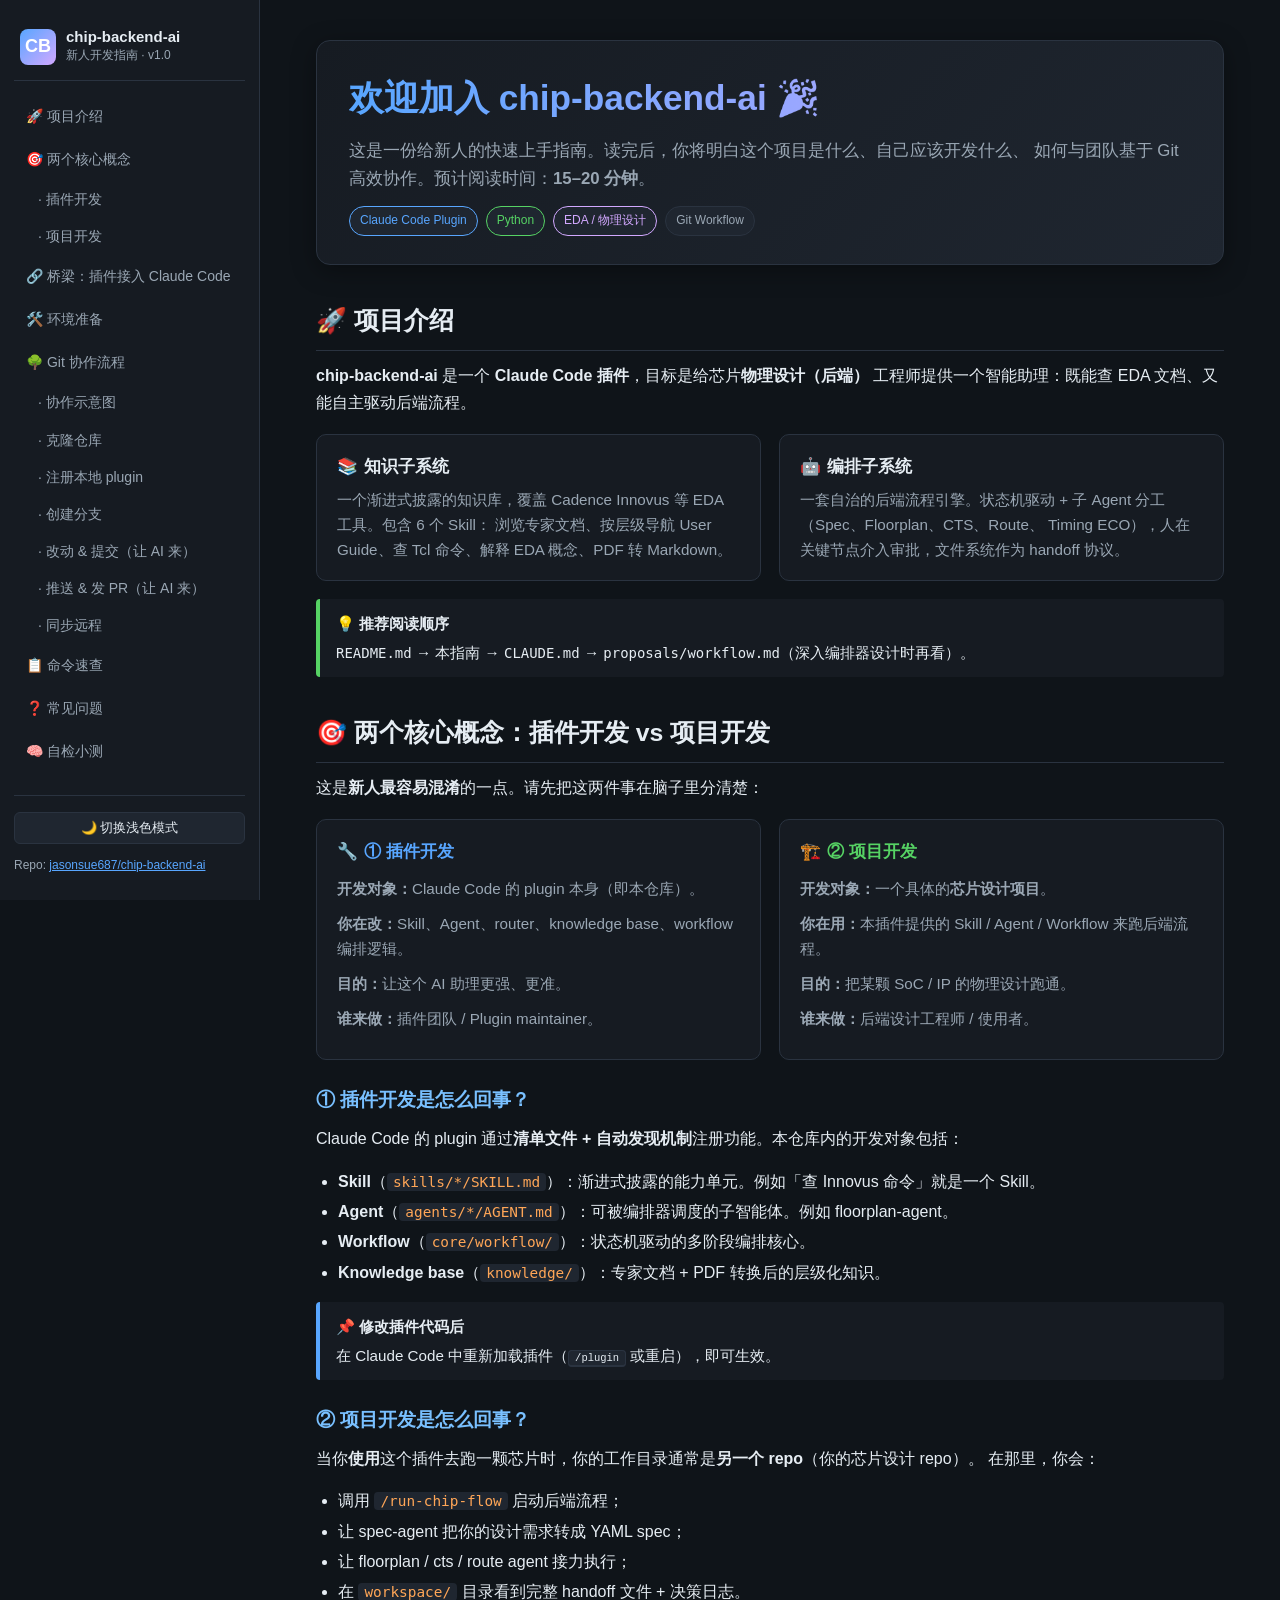
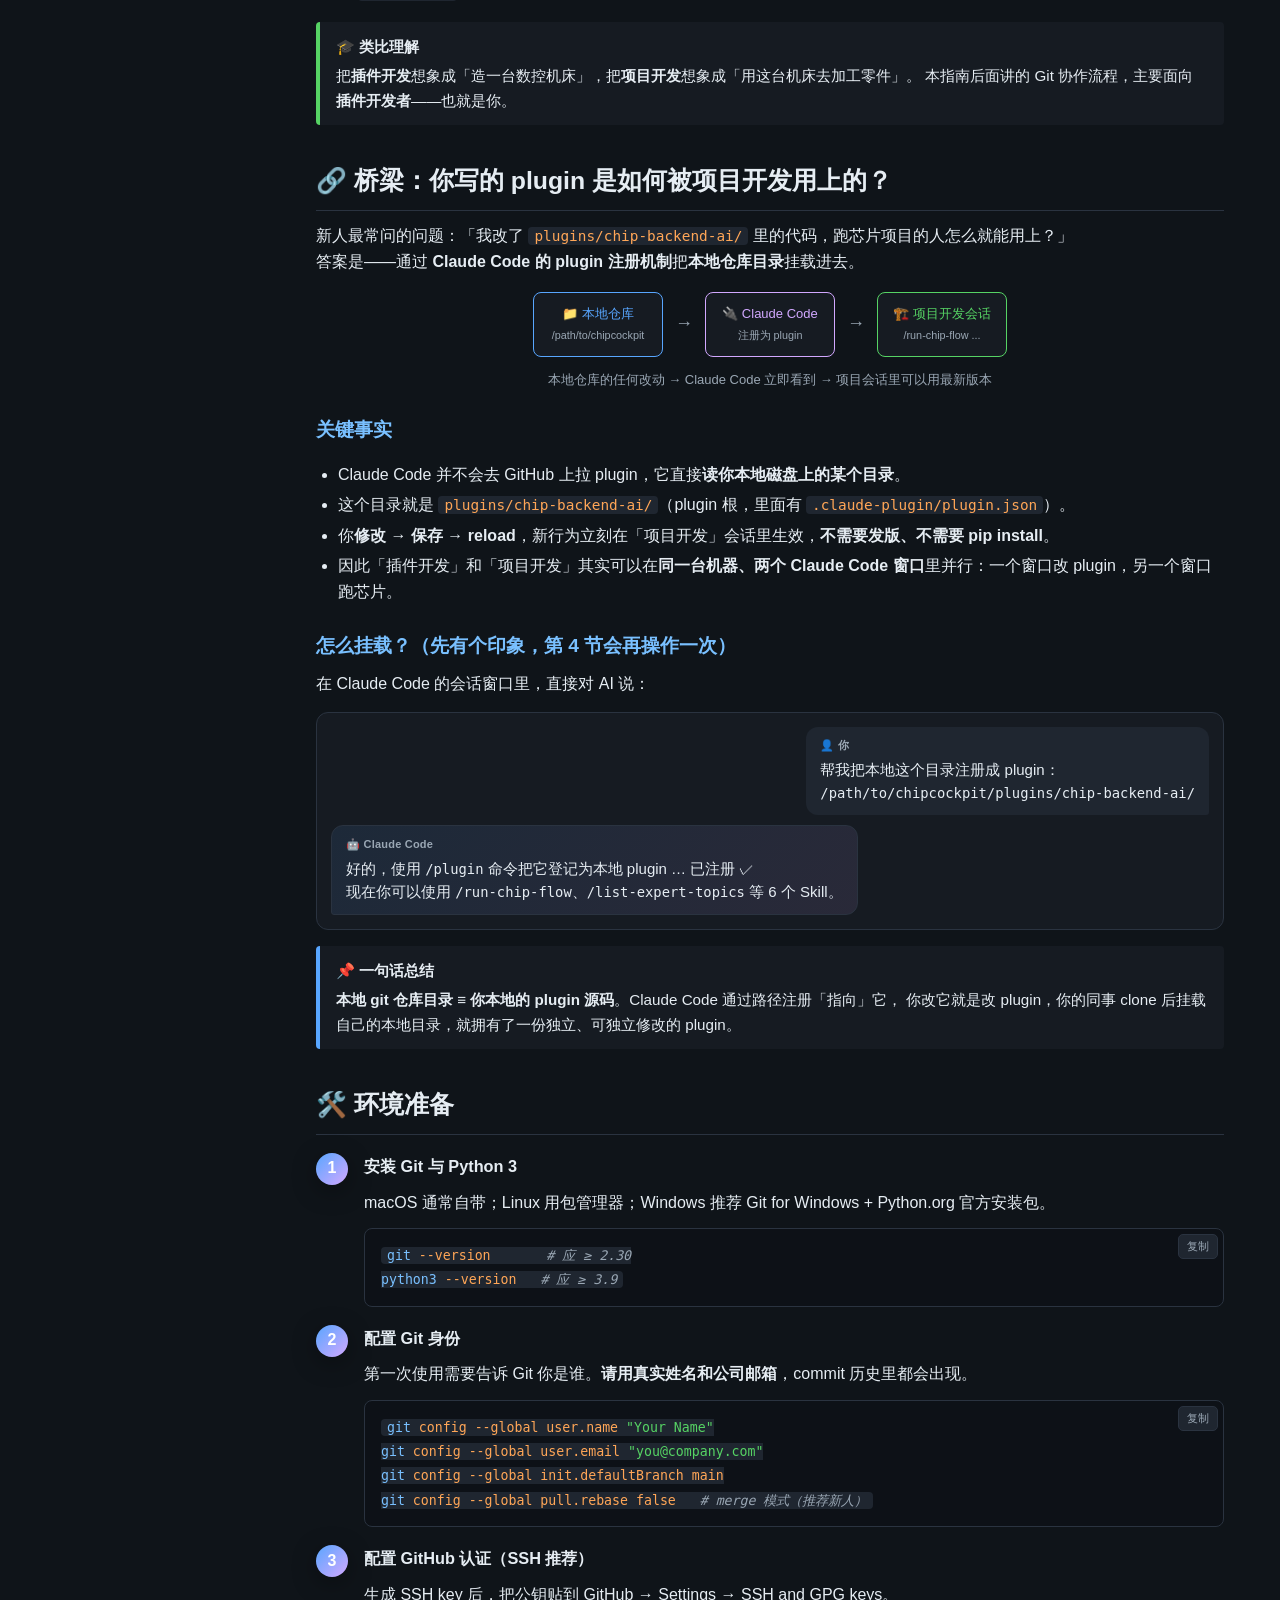
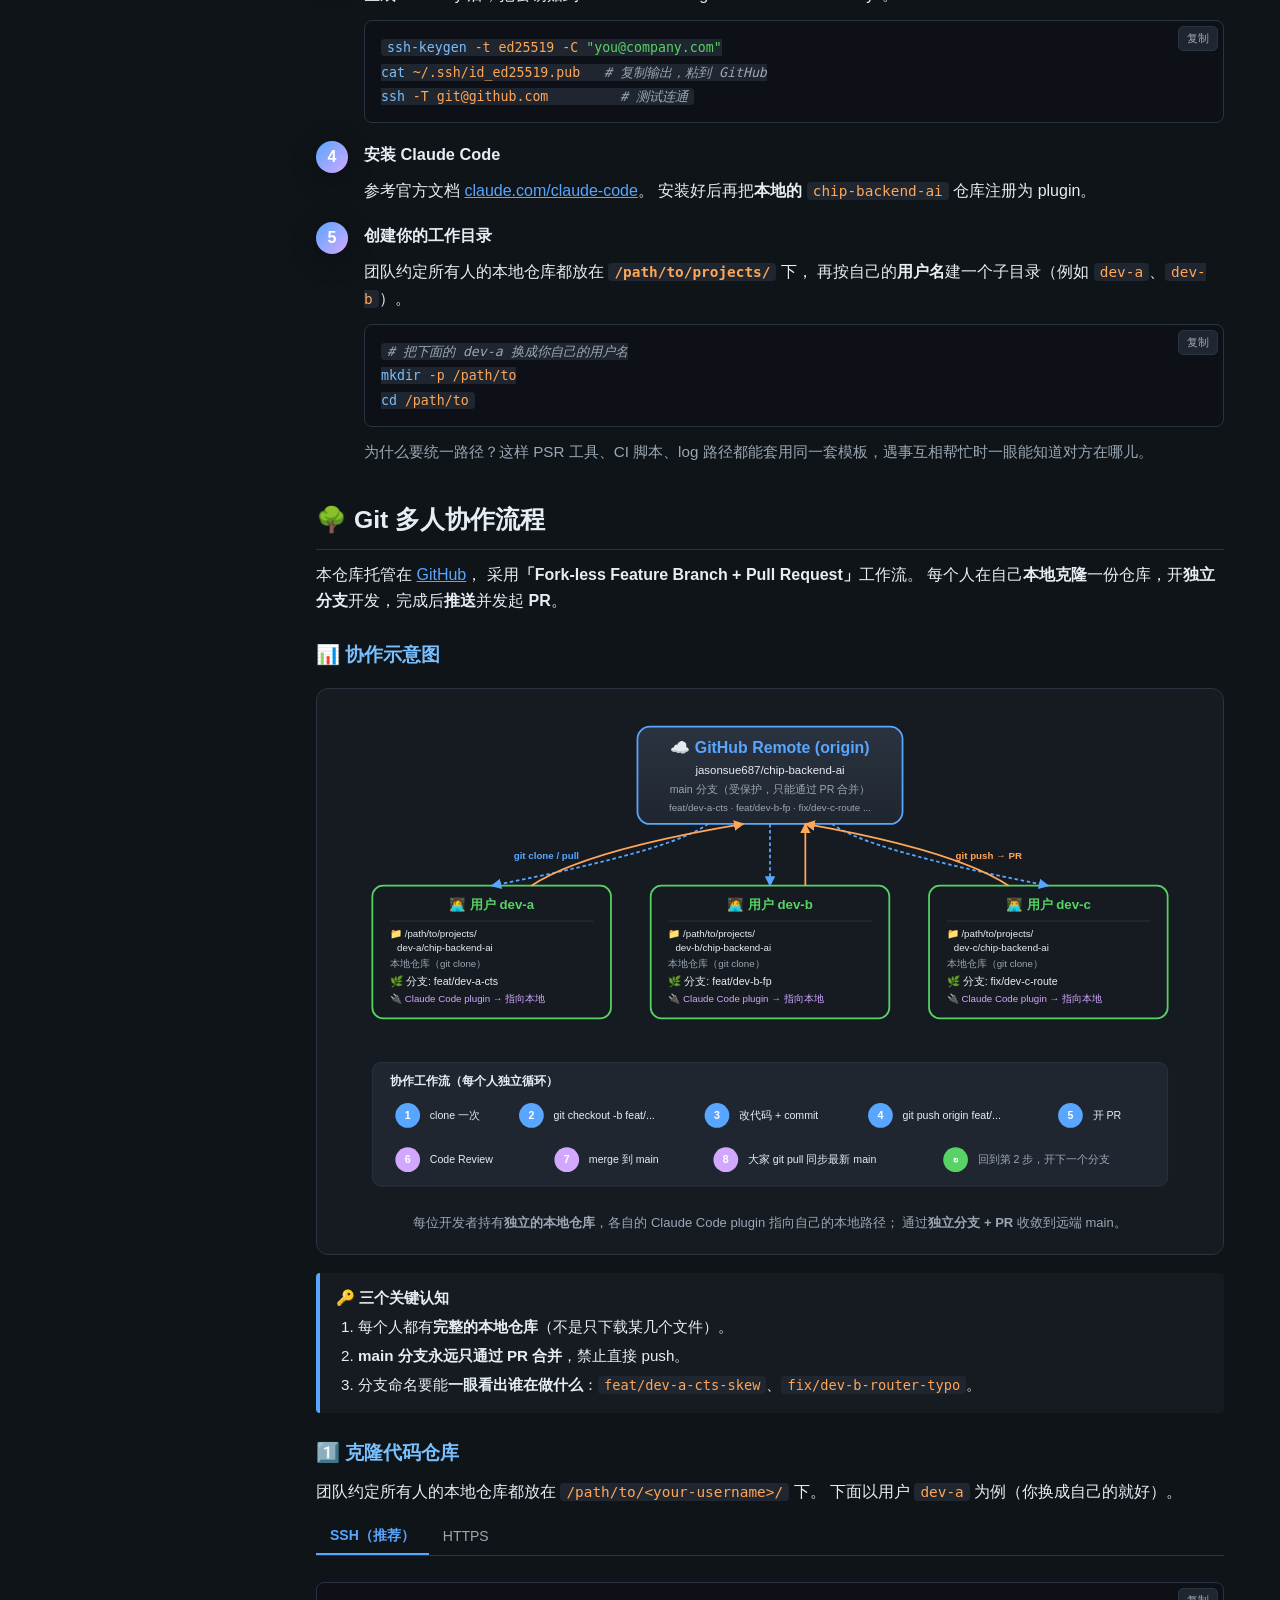
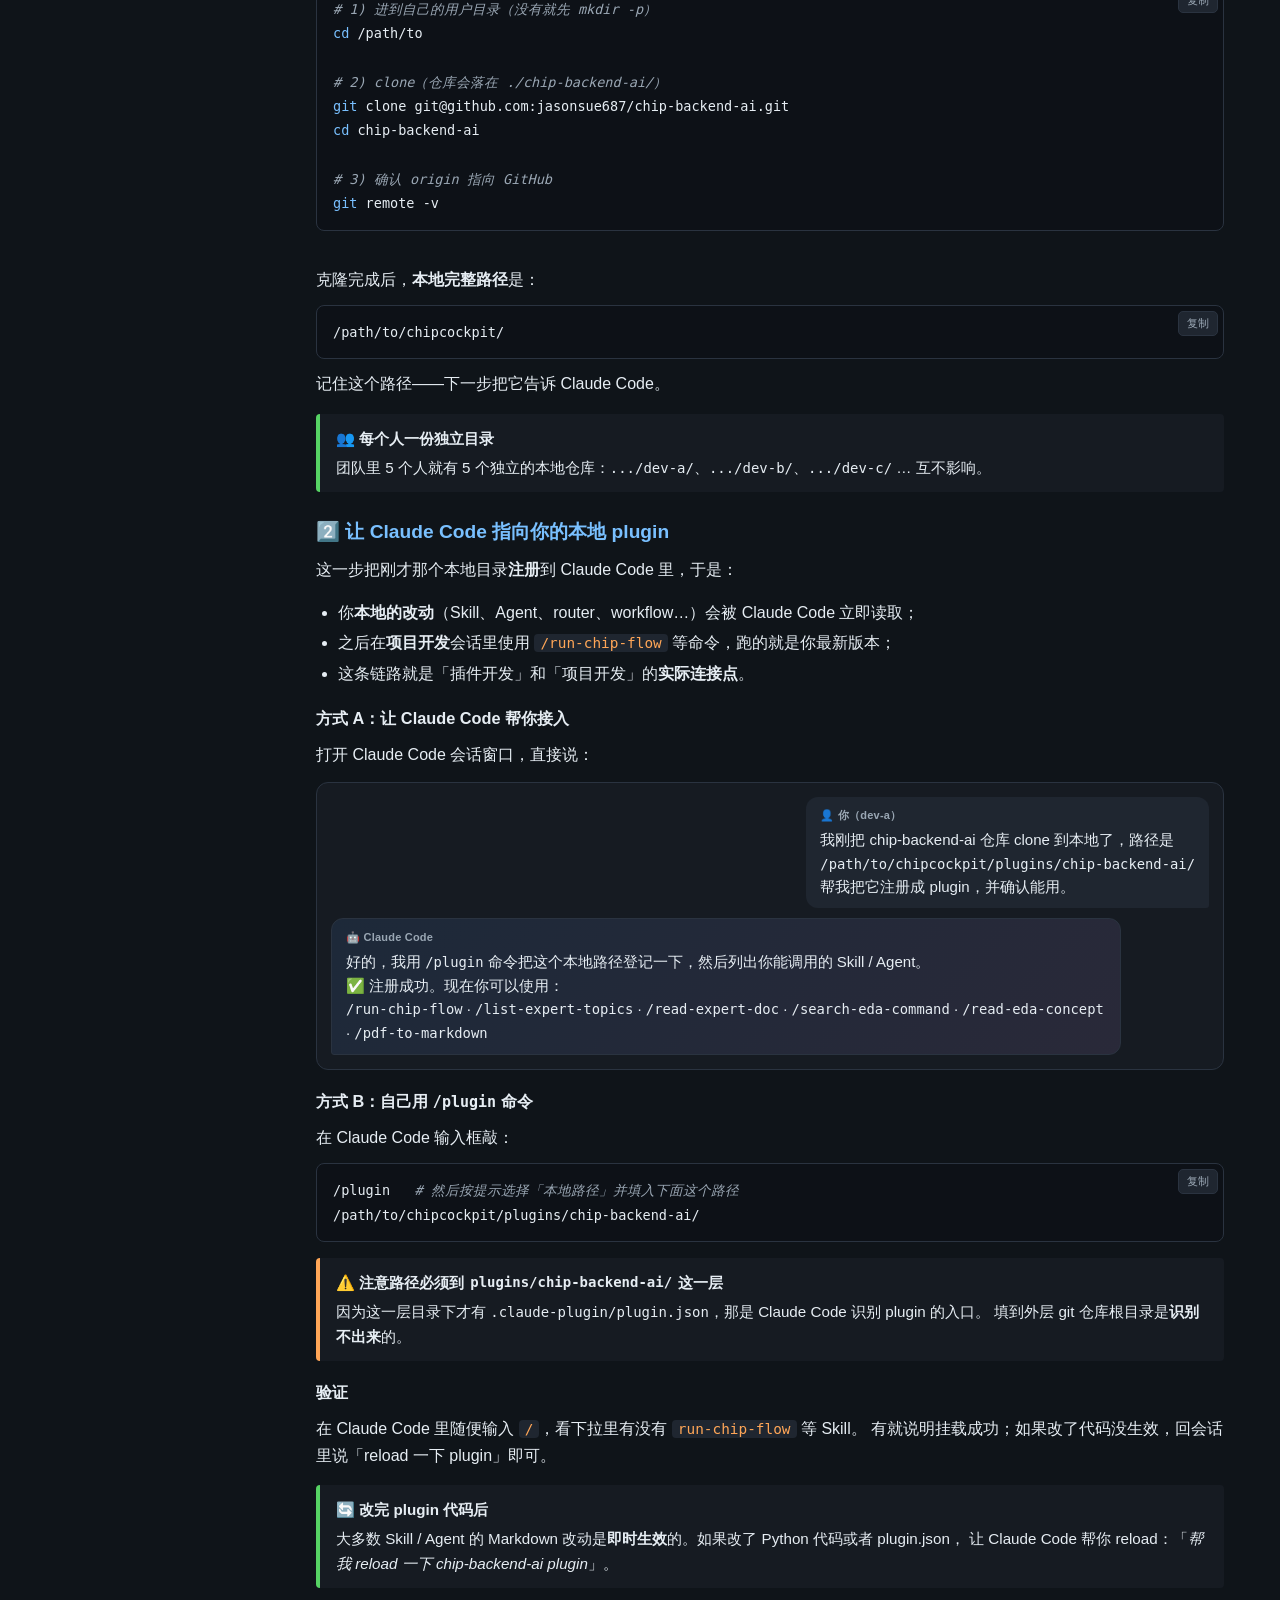
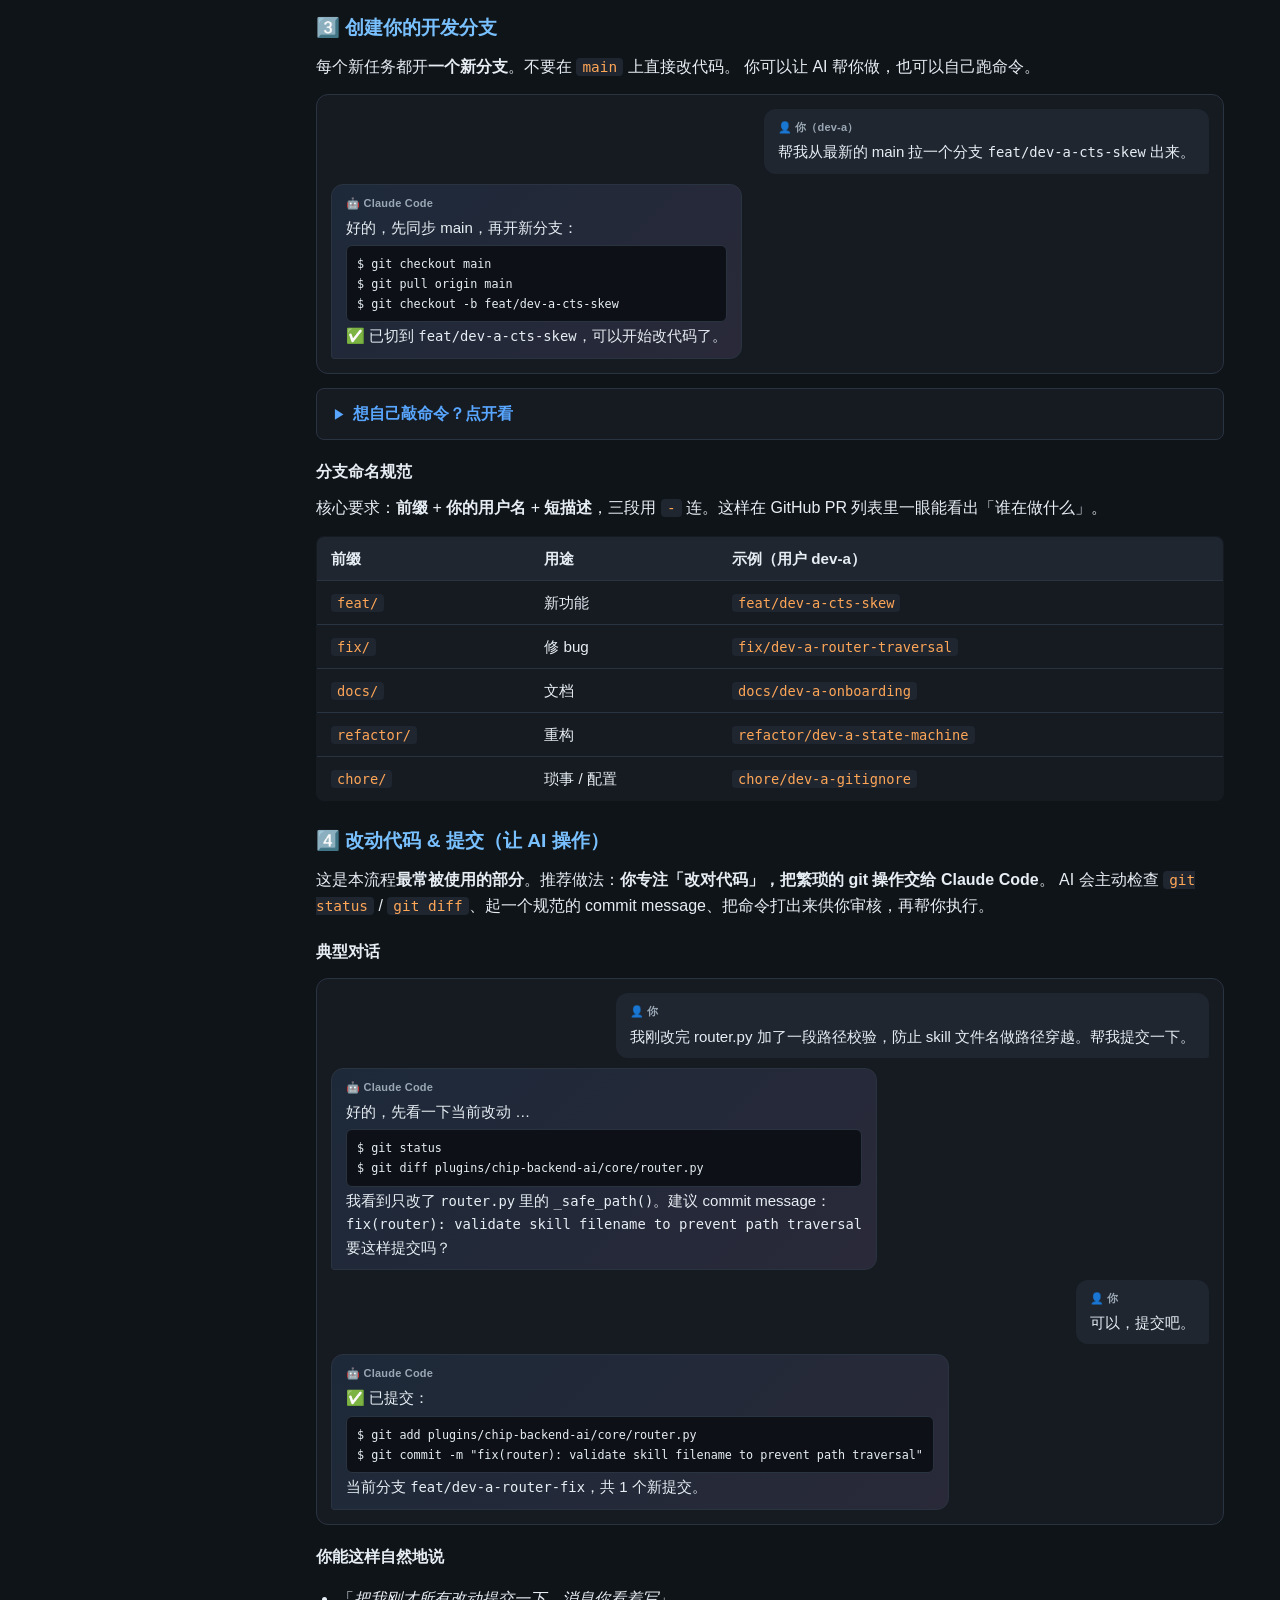
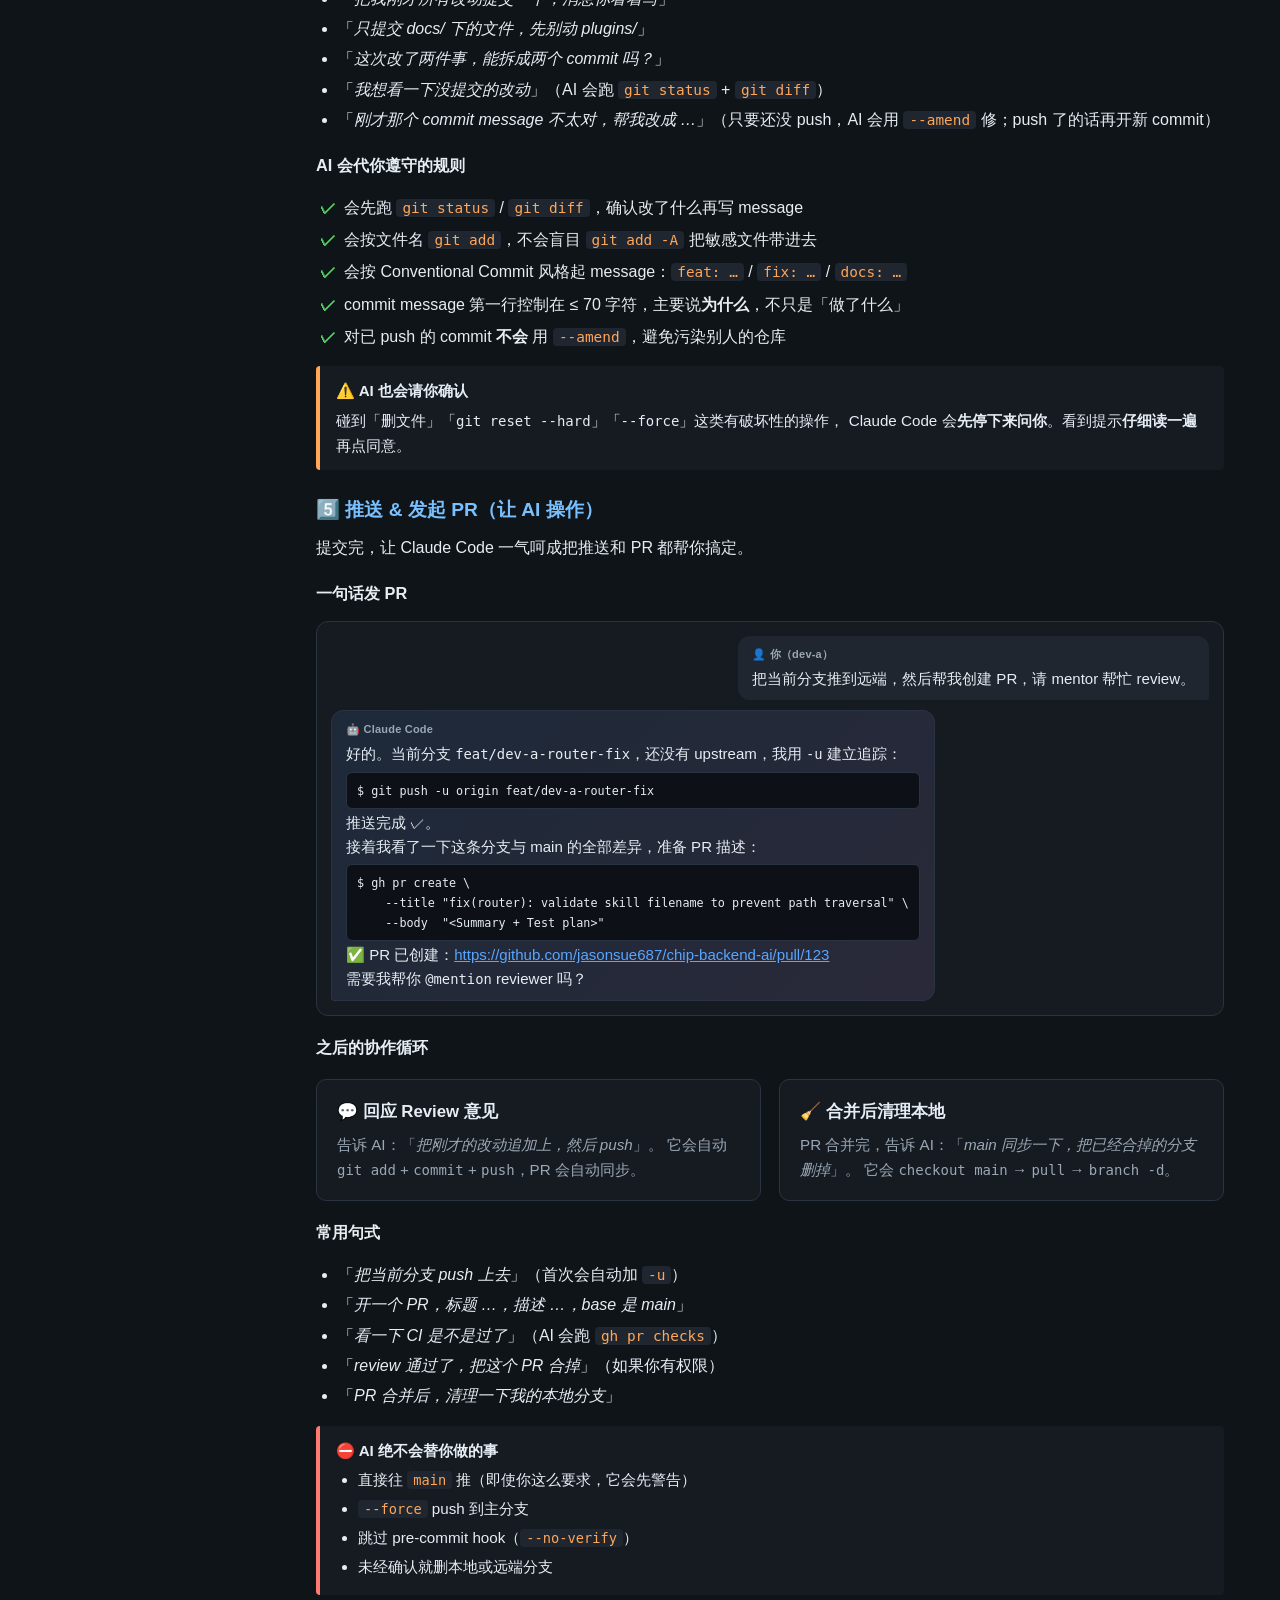
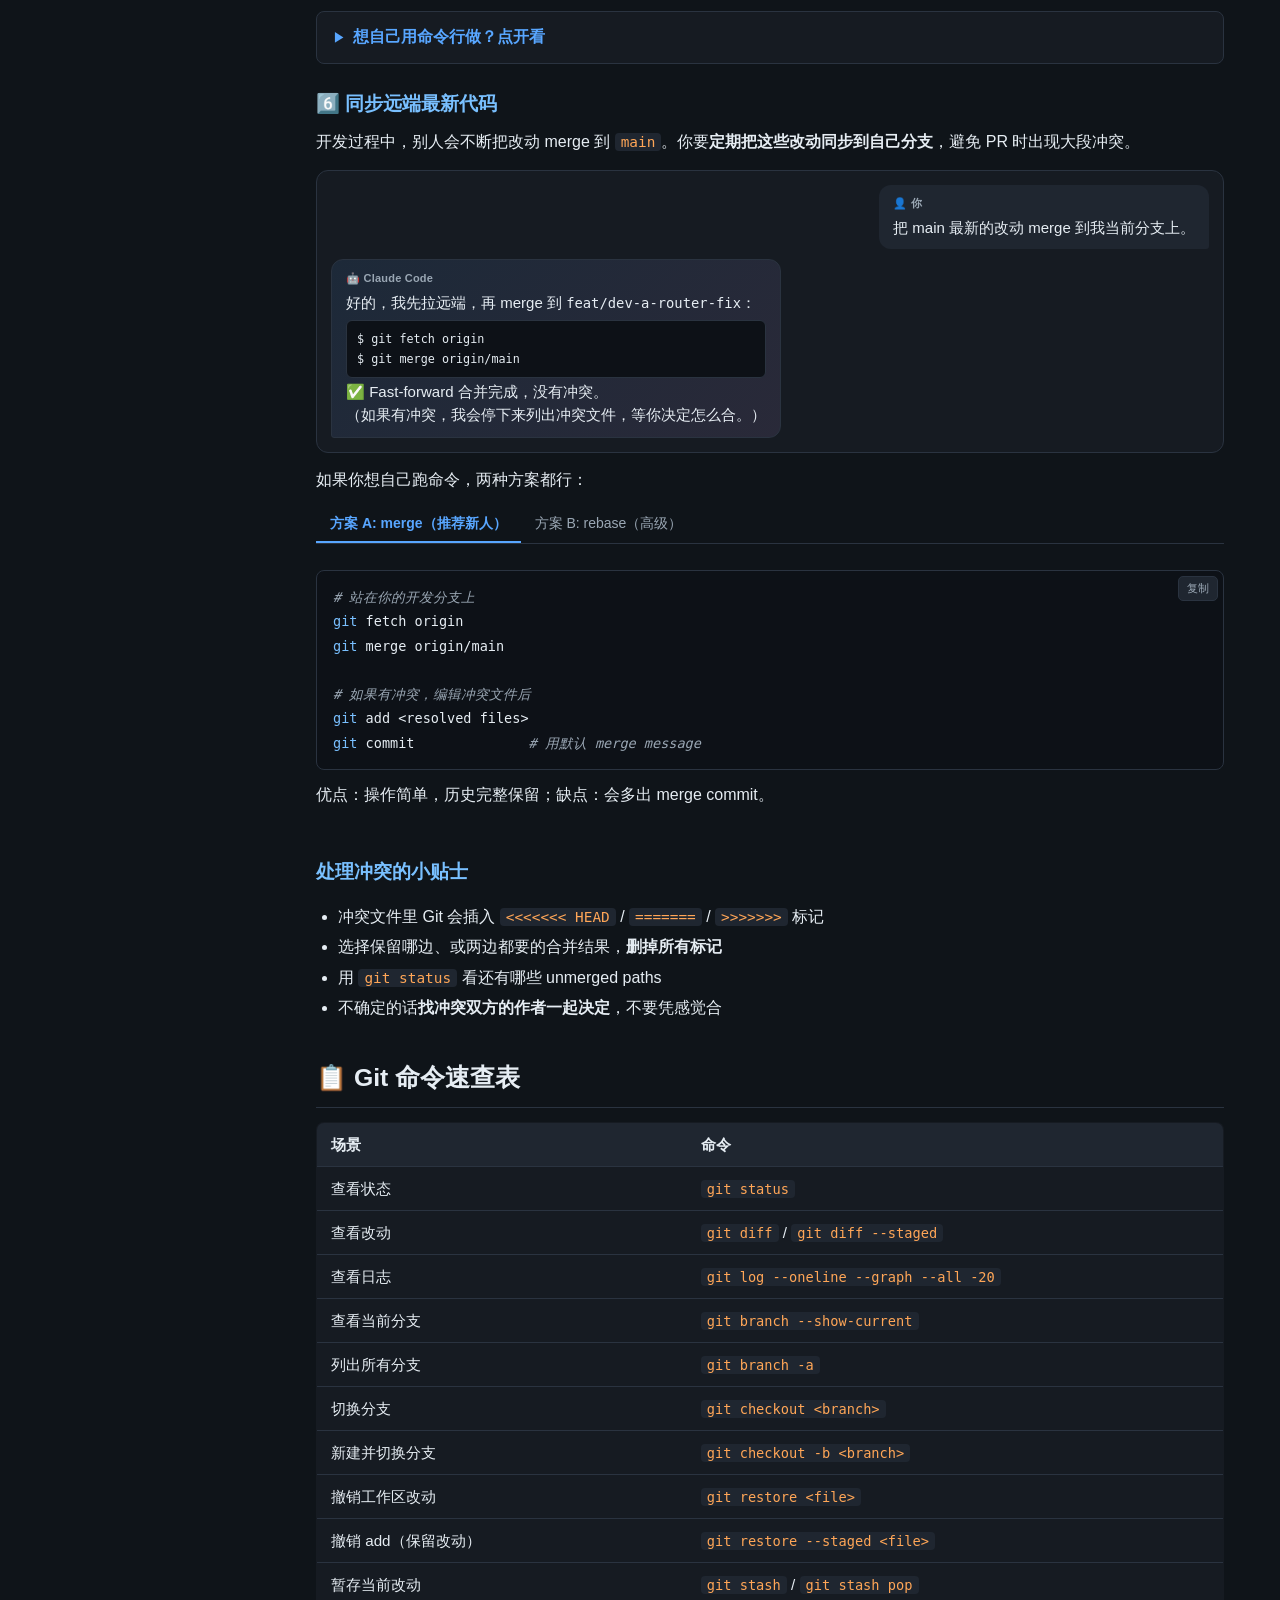
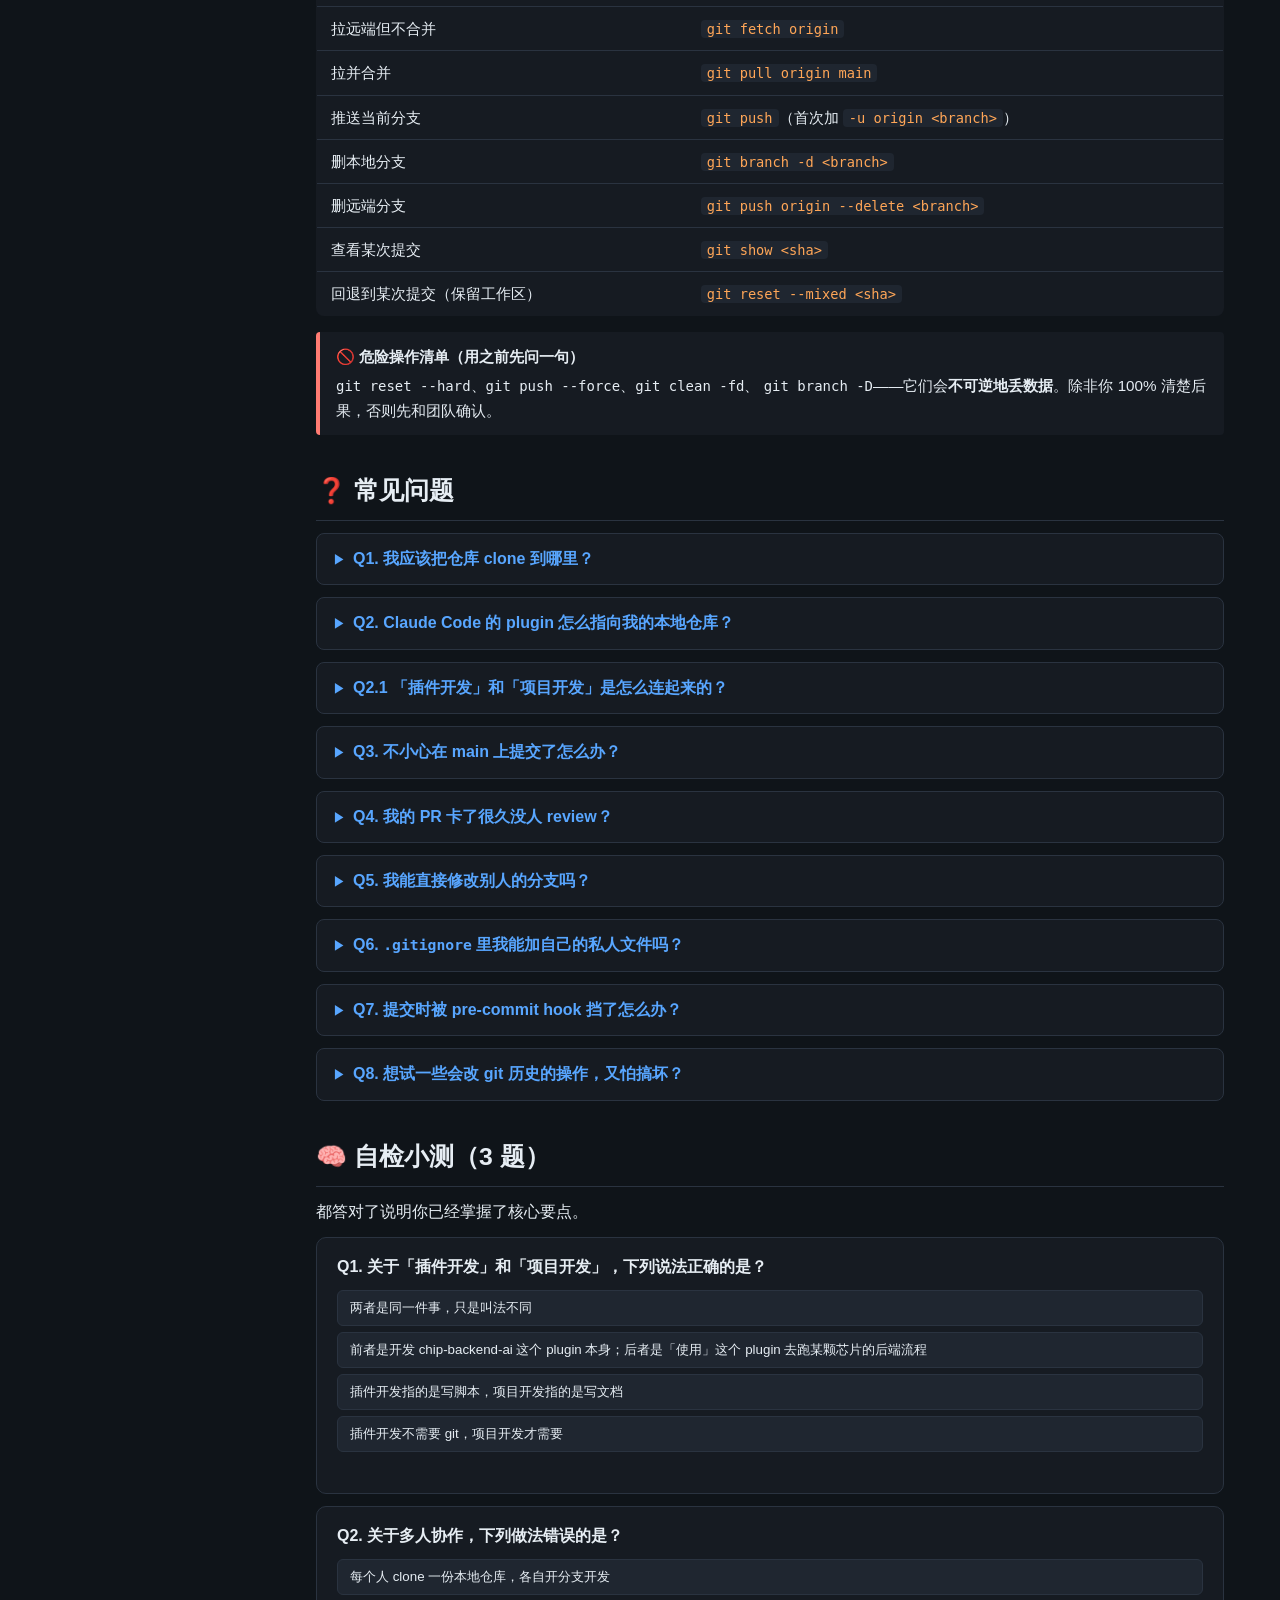
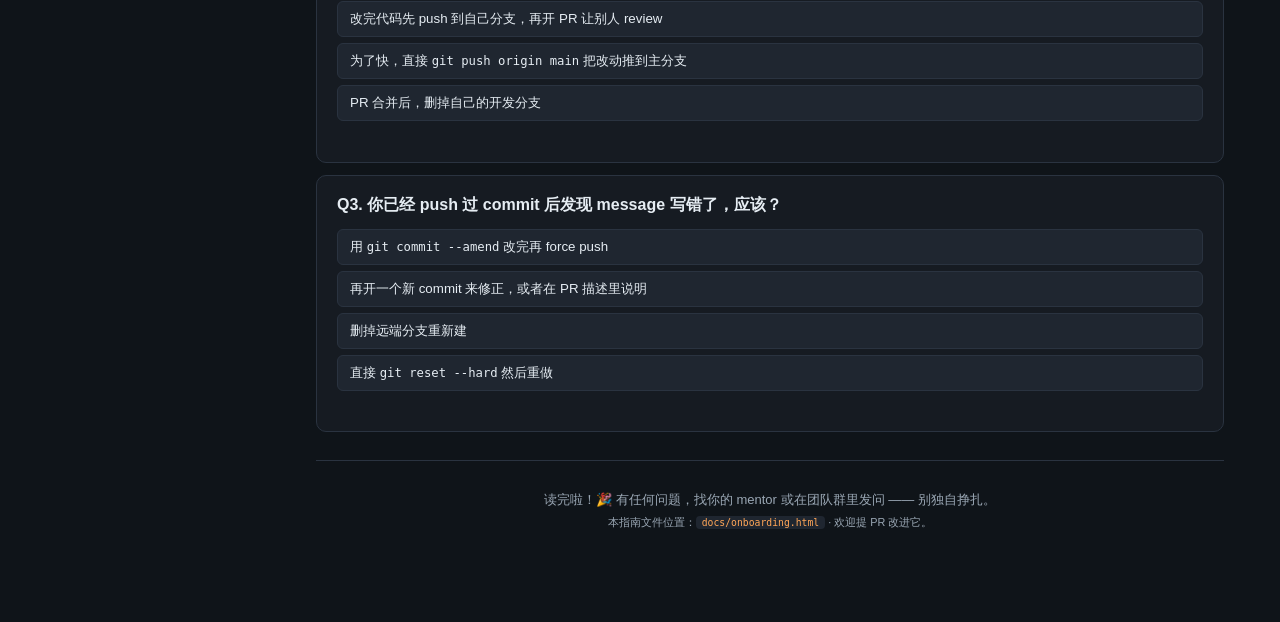
<file: docs/onboarding.html>
<!DOCTYPE html>
<html lang="zh-CN">
<head>
<meta charset="UTF-8" />
<meta name="viewport" content="width=device-width, initial-scale=1.0" />
<title>chip-backend-ai · 新人开发指南</title>
<style>
  :root {
    --bg: #0f1419;
    --bg-2: #161b22;
    --bg-3: #1f2630;
    --border: #2a3340;
    --fg: #e6edf3;
    --fg-dim: #9aa7b4;
    --accent: #58a6ff;
    --accent-2: #79c0ff;
    --green: #56d364;
    --orange: #ffa657;
    --pink: #ff7b72;
    --purple: #d2a8ff;
    --yellow: #f0e68c;
    --shadow: 0 6px 24px rgba(0, 0, 0, 0.35);
  }
  [data-theme="light"] {
    --bg: #fafbfc;
    --bg-2: #ffffff;
    --bg-3: #f3f6f9;
    --border: #d8dee4;
    --fg: #1f2328;
    --fg-dim: #57606a;
    --accent: #0969da;
    --accent-2: #218bff;
    --green: #1a7f37;
    --orange: #bc4c00;
    --pink: #cf222e;
    --purple: #8250df;
    --yellow: #9a6700;
    --shadow: 0 4px 16px rgba(31, 35, 40, 0.08);
  }
  * { box-sizing: border-box; }
  html, body {
    margin: 0; padding: 0;
    background: var(--bg);
    color: var(--fg);
    font-family: -apple-system, BlinkMacSystemFont, "Segoe UI", "PingFang SC",
                 "Hiragino Sans GB", "Microsoft YaHei", Roboto, Helvetica, Arial, sans-serif;
    line-height: 1.65;
    scroll-behavior: smooth;
  }
  code, pre, .mono {
    font-family: "SF Mono", Menlo, Consolas, "DejaVu Sans Mono", monospace;
    font-size: 0.92em;
  }
  .layout {
    display: grid;
    grid-template-columns: 260px 1fr;
    min-height: 100vh;
  }
  /* ===== Sidebar ===== */
  aside {
    position: sticky; top: 0; height: 100vh;
    background: var(--bg-2);
    border-right: 1px solid var(--border);
    padding: 20px 14px;
    overflow-y: auto;
  }
  .brand {
    display: flex; align-items: center; gap: 10px;
    margin-bottom: 16px;
    padding: 8px 6px;
    border-bottom: 1px solid var(--border);
    padding-bottom: 14px;
  }
  .brand-logo {
    width: 36px; height: 36px; border-radius: 8px;
    background: linear-gradient(135deg, var(--accent), var(--purple));
    display: grid; place-items: center;
    color: #fff; font-weight: 700; font-size: 18px;
  }
  .brand-title {
    font-weight: 700; font-size: 15px; line-height: 1.2;
  }
  .brand-sub {
    color: var(--fg-dim); font-size: 12px;
  }
  nav ul { list-style: none; padding: 0; margin: 0; }
  nav li > a {
    display: block;
    padding: 8px 12px;
    border-radius: 6px;
    color: var(--fg-dim);
    text-decoration: none;
    font-size: 14px;
    margin-bottom: 2px;
    transition: all 0.15s;
  }
  nav li > a:hover { background: var(--bg-3); color: var(--fg); }
  nav li > a.active { background: var(--bg-3); color: var(--accent); font-weight: 600; }
  nav .nav-sub { padding-left: 14px; font-size: 13px; }
  nav .nav-sub a { padding: 5px 10px; }
  .sidebar-footer {
    margin-top: 24px; padding-top: 16px;
    border-top: 1px solid var(--border);
    font-size: 12px; color: var(--fg-dim);
  }
  .theme-toggle {
    background: var(--bg-3);
    border: 1px solid var(--border);
    color: var(--fg);
    padding: 6px 12px;
    border-radius: 6px;
    cursor: pointer;
    font-size: 13px;
    width: 100%;
  }
  .theme-toggle:hover { border-color: var(--accent); }
  /* ===== Main ===== */
  main {
    padding: 40px 56px;
    max-width: 1100px;
    width: 100%;
  }
  h1 {
    font-size: 2.2em;
    margin: 0 0 8px;
    background: linear-gradient(90deg, var(--accent), var(--purple));
    -webkit-background-clip: text;
    background-clip: text;
    color: transparent;
  }
  h2 {
    font-size: 1.55em;
    margin: 36px 0 12px;
    padding-bottom: 8px;
    border-bottom: 1px solid var(--border);
  }
  h3 { font-size: 1.2em; margin: 24px 0 10px; color: var(--accent-2); }
  h4 { font-size: 1.02em; margin: 18px 0 8px; color: var(--fg); }
  p { margin: 10px 0; }
  a { color: var(--accent); }
  ul, ol { padding-left: 22px; }
  li { margin: 4px 0; }
  hr {
    border: 0; height: 1px;
    background: var(--border);
    margin: 28px 0;
  }
  /* ===== Hero ===== */
  .hero {
    background: linear-gradient(135deg, var(--bg-2), var(--bg-3));
    border: 1px solid var(--border);
    border-radius: 14px;
    padding: 28px 32px;
    margin-bottom: 28px;
    box-shadow: var(--shadow);
  }
  .hero-tags {
    display: flex; flex-wrap: wrap; gap: 8px;
    margin-top: 14px;
  }
  .tag {
    display: inline-block;
    padding: 4px 10px;
    border-radius: 999px;
    font-size: 12px;
    background: var(--bg-3);
    border: 1px solid var(--border);
    color: var(--fg-dim);
  }
  .tag.accent { color: var(--accent); border-color: var(--accent); }
  .tag.green { color: var(--green); border-color: var(--green); }
  .tag.purple { color: var(--purple); border-color: var(--purple); }
  /* ===== Cards ===== */
  .grid-2 {
    display: grid;
    grid-template-columns: 1fr 1fr;
    gap: 18px;
    margin: 18px 0;
  }
  .card {
    background: var(--bg-2);
    border: 1px solid var(--border);
    border-radius: 10px;
    padding: 18px 20px;
    transition: transform 0.18s, border-color 0.18s;
  }
  .card:hover {
    transform: translateY(-2px);
    border-color: var(--accent);
  }
  .card-title { font-weight: 700; font-size: 1.05em; margin-bottom: 6px; }
  .card-title .icon { margin-right: 6px; }
  .card-body { color: var(--fg-dim); font-size: 0.95em; }
  /* ===== Callouts ===== */
  .callout {
    border-left: 4px solid var(--accent);
    background: var(--bg-2);
    padding: 12px 16px;
    margin: 16px 0;
    border-radius: 4px;
    font-size: 0.95em;
  }
  .callout.warn { border-color: var(--orange); }
  .callout.danger { border-color: var(--pink); }
  .callout.tip { border-color: var(--green); }
  .callout-title {
    font-weight: 700;
    margin-bottom: 4px;
    display: flex; align-items: center; gap: 6px;
  }
  /* ===== Code block ===== */
  .code-wrap {
    position: relative;
    margin: 12px 0;
  }
  pre {
    background: #0d1117;
    border: 1px solid var(--border);
    border-radius: 8px;
    padding: 14px 16px;
    overflow-x: auto;
    color: #e6edf3;
    margin: 0;
  }
  [data-theme="light"] pre {
    background: #f6f8fa;
    color: #1f2328;
  }
  pre code { background: transparent; padding: 0; color: inherit; }
  .code-lang {
    position: absolute;
    top: 6px; right: 50px;
    font-size: 11px;
    color: var(--fg-dim);
    background: var(--bg-3);
    padding: 2px 8px;
    border-radius: 4px;
    text-transform: uppercase;
    letter-spacing: 0.05em;
  }
  .copy-btn {
    position: absolute;
    top: 6px; right: 6px;
    background: var(--bg-3);
    color: var(--fg-dim);
    border: 1px solid var(--border);
    padding: 4px 8px;
    border-radius: 5px;
    font-size: 11px;
    cursor: pointer;
    transition: all 0.15s;
  }
  .copy-btn:hover { color: var(--accent); border-color: var(--accent); }
  .copy-btn.copied { color: var(--green); border-color: var(--green); }
  /* inline code */
  p code, li code, td code {
    background: var(--bg-3);
    padding: 1px 6px;
    border-radius: 4px;
    color: var(--orange);
    font-size: 0.9em;
  }
  /* keyword colors inside pre */
  .k-cmd { color: var(--accent-2); }
  .k-flag { color: var(--purple); }
  .k-str { color: var(--green); }
  .k-cmt { color: var(--fg-dim); font-style: italic; }
  .k-warn { color: var(--orange); }
  /* ===== Tabs ===== */
  .tabs {
    display: flex;
    border-bottom: 1px solid var(--border);
    margin: 14px 0 0;
  }
  .tab-btn {
    background: transparent;
    border: none;
    color: var(--fg-dim);
    padding: 8px 14px;
    cursor: pointer;
    font-size: 14px;
    border-bottom: 2px solid transparent;
    transition: all 0.15s;
  }
  .tab-btn:hover { color: var(--fg); }
  .tab-btn.active {
    color: var(--accent);
    border-bottom-color: var(--accent);
    font-weight: 600;
  }
  .tab-panel { display: none; padding: 14px 0; }
  .tab-panel.active { display: block; }
  /* ===== Collapsible ===== */
  details {
    background: var(--bg-2);
    border: 1px solid var(--border);
    border-radius: 8px;
    padding: 12px 16px;
    margin: 12px 0;
  }
  details > summary {
    cursor: pointer;
    font-weight: 600;
    color: var(--accent);
    user-select: none;
    list-style: none;
  }
  details > summary::before {
    content: "▶";
    display: inline-block;
    margin-right: 8px;
    transition: transform 0.15s;
    font-size: 0.75em;
  }
  details[open] > summary::before { transform: rotate(90deg); }
  /* ===== Step list ===== */
  .steps { counter-reset: step; padding: 0; list-style: none; }
  .step {
    position: relative;
    padding-left: 48px;
    margin: 18px 0;
    counter-increment: step;
  }
  .step::before {
    content: counter(step);
    position: absolute;
    left: 0; top: 0;
    width: 32px; height: 32px;
    border-radius: 50%;
    background: linear-gradient(135deg, var(--accent), var(--purple));
    color: #fff;
    font-weight: 700;
    display: grid; place-items: center;
    box-shadow: var(--shadow);
  }
  .step h4 { margin-top: 4px; }
  /* ===== Table ===== */
  table {
    width: 100%;
    border-collapse: collapse;
    margin: 14px 0;
    background: var(--bg-2);
    border: 1px solid var(--border);
    border-radius: 8px;
    overflow: hidden;
    font-size: 0.95em;
  }
  th, td {
    text-align: left;
    padding: 9px 14px;
    border-bottom: 1px solid var(--border);
  }
  th { background: var(--bg-3); font-weight: 600; }
  tr:last-child td { border-bottom: none; }
  tr:hover td { background: var(--bg-3); }
  /* ===== SVG diagram ===== */
  .diagram-wrap {
    background: var(--bg-2);
    border: 1px solid var(--border);
    border-radius: 12px;
    padding: 20px;
    margin: 18px 0;
    overflow-x: auto;
  }
  .diagram-wrap svg { display: block; margin: 0 auto; max-width: 100%; }
  .diagram-caption {
    text-align: center;
    color: var(--fg-dim);
    font-size: 13px;
    margin-top: 8px;
  }
  /* ===== TOC progress ===== */
  .progress {
    position: fixed; top: 0; left: 0;
    height: 3px; width: 0%;
    background: linear-gradient(90deg, var(--accent), var(--purple));
    z-index: 1000;
    transition: width 0.1s;
  }
  /* ===== Quiz / FAQ ===== */
  .quiz-card {
    background: var(--bg-2);
    border: 1px solid var(--border);
    border-radius: 10px;
    padding: 16px 20px;
    margin: 12px 0;
  }
  .quiz-q { font-weight: 600; margin-bottom: 10px; }
  .quiz-opts { display: flex; flex-direction: column; gap: 6px; }
  .quiz-opt {
    background: var(--bg-3);
    border: 1px solid var(--border);
    padding: 8px 12px;
    border-radius: 6px;
    cursor: pointer;
    text-align: left;
    color: var(--fg);
    transition: all 0.15s;
  }
  .quiz-opt:hover { border-color: var(--accent); }
  .quiz-opt.correct {
    background: rgba(86, 211, 100, 0.12);
    border-color: var(--green);
    color: var(--green);
  }
  .quiz-opt.wrong {
    background: rgba(255, 123, 114, 0.12);
    border-color: var(--pink);
    color: var(--pink);
  }
  .quiz-feedback {
    margin-top: 10px;
    font-size: 0.92em;
    color: var(--fg-dim);
    min-height: 1em;
  }
  /* ===== Misc ===== */
  kbd {
    background: var(--bg-3);
    border: 1px solid var(--border);
    border-bottom-width: 2px;
    border-radius: 4px;
    padding: 1px 6px;
    font-family: monospace;
    font-size: 0.85em;
  }
  .checklist { list-style: none; padding-left: 0; }
  .checklist li {
    padding-left: 28px;
    position: relative;
    margin: 6px 0;
  }
  .checklist li::before {
    content: "✓";
    position: absolute;
    left: 4px; top: 0;
    color: var(--green);
    font-weight: 700;
  }
  .x-list li::before { content: "✗"; color: var(--pink); }
  /* ===== Chat bubble (Claude Code 会话示意) ===== */
  .chat {
    background: var(--bg-2);
    border: 1px solid var(--border);
    border-radius: 12px;
    padding: 14px;
    margin: 14px 0;
    display: flex;
    flex-direction: column;
    gap: 10px;
  }
  .chat-msg {
    padding: 10px 14px;
    border-radius: 12px;
    max-width: 90%;
    font-size: 0.94em;
    line-height: 1.55;
  }
  .chat-msg.user {
    background: var(--bg-3);
    align-self: flex-end;
    border-bottom-right-radius: 3px;
  }
  .chat-msg.ai {
    background: linear-gradient(135deg, rgba(88, 166, 255, 0.10), rgba(210, 168, 255, 0.10));
    border: 1px solid var(--border);
    align-self: flex-start;
    border-bottom-left-radius: 3px;
  }
  [data-theme="light"] .chat-msg.ai {
    background: linear-gradient(135deg, rgba(9, 105, 218, 0.06), rgba(130, 80, 223, 0.06));
  }
  .chat-msg .who {
    display: block;
    font-size: 11px;
    color: var(--fg-dim);
    margin-bottom: 4px;
    font-weight: 700;
    letter-spacing: 0.02em;
  }
  .chat-msg pre {
    margin: 6px 0 2px;
    font-size: 0.85em;
    padding: 8px 10px;
    border-radius: 6px;
  }
  .chat-msg code { font-size: 0.92em; }
  /* ===== Mini flow diagram ===== */
  .flow-mini {
    display: flex;
    align-items: center;
    justify-content: center;
    gap: 12px;
    flex-wrap: wrap;
    margin: 16px 0;
  }
  .flow-node {
    background: var(--bg-2);
    border: 1px solid var(--border);
    border-radius: 8px;
    padding: 10px 14px;
    font-size: 13px;
    text-align: center;
    min-width: 130px;
  }
  .flow-node.hi { border-color: var(--accent); color: var(--accent); }
  .flow-node.hi2 { border-color: var(--purple); color: var(--purple); }
  .flow-node.hi3 { border-color: var(--green); color: var(--green); }
  .flow-arrow {
    color: var(--fg-dim);
    font-size: 18px;
    font-weight: 700;
  }
  @media (max-width: 900px) {
    .layout { grid-template-columns: 1fr; }
    aside { position: relative; height: auto; }
    main { padding: 24px 18px; }
    .grid-2 { grid-template-columns: 1fr; }
  }
</style>
</head>
<body>

<div class="progress" id="progress"></div>

<div class="layout">

  <!-- ============ SIDEBAR ============ -->
  <aside>
    <div class="brand">
      <div class="brand-logo">CB</div>
      <div>
        <div class="brand-title">chip-backend-ai</div>
        <div class="brand-sub">新人开发指南 · v1.0</div>
      </div>
    </div>
    <nav>
      <ul>
        <li><a href="#intro" class="active">🚀 项目介绍</a></li>
        <li><a href="#concepts">🎯 两个核心概念</a>
          <ul class="nav-sub">
            <li><a href="#concept-plugin">· 插件开发</a></li>
            <li><a href="#concept-project">· 项目开发</a></li>
          </ul>
        </li>
        <li><a href="#bridge">🔗 桥梁：插件接入 Claude Code</a></li>
        <li><a href="#setup">🛠️ 环境准备</a></li>
        <li><a href="#git-flow">🌳 Git 协作流程</a>
          <ul class="nav-sub">
            <li><a href="#git-diagram">· 协作示意图</a></li>
            <li><a href="#git-clone">· 克隆仓库</a></li>
            <li><a href="#plugin-link">· 注册本地 plugin</a></li>
            <li><a href="#git-branch">· 创建分支</a></li>
            <li><a href="#git-commit">· 改动 & 提交（让 AI 来）</a></li>
            <li><a href="#git-push">· 推送 & 发 PR（让 AI 来）</a></li>
            <li><a href="#git-sync">· 同步远程</a></li>
          </ul>
        </li>
        <li><a href="#cheatsheet">📋 命令速查</a></li>
        <li><a href="#faq">❓ 常见问题</a></li>
        <li><a href="#quiz">🧠 自检小测</a></li>
      </ul>
    </nav>
    <div class="sidebar-footer">
      <button class="theme-toggle" id="themeToggle">🌙 切换浅色模式</button>
      <p style="margin-top:12px;">
        Repo: <a href="https://github.com/jasonsue687/chip-backend-ai" target="_blank">jasonsue687/chip-backend-ai</a>
      </p>
    </div>
  </aside>

  <!-- ============ MAIN ============ -->
  <main>

    <!-- ===== Hero ===== -->
    <section class="hero">
      <h1>欢迎加入 chip-backend-ai 🎉</h1>
      <p style="font-size: 1.05em; color: var(--fg-dim);">
        这是一份给新人的快速上手指南。读完后，你将明白这个项目是什么、自己应该开发什么、
        如何与团队基于 Git 高效协作。预计阅读时间：<b>15–20 分钟</b>。
      </p>
      <div class="hero-tags">
        <span class="tag accent">Claude Code Plugin</span>
        <span class="tag green">Python</span>
        <span class="tag purple">EDA / 物理设计</span>
        <span class="tag">Git Workflow</span>
      </div>
    </section>

    <!-- ============ 项目介绍 ============ -->
    <section id="intro">
      <h2>🚀 项目介绍</h2>

      <p>
        <b>chip-backend-ai</b> 是一个 <b>Claude Code 插件</b>，目标是给芯片<b>物理设计（后端）</b>
        工程师提供一个智能助理：既能查 EDA 文档、又能自主驱动后端流程。
      </p>

      <div class="grid-2">
        <div class="card">
          <div class="card-title"><span class="icon">📚</span>知识子系统</div>
          <div class="card-body">
            一个渐进式披露的知识库，覆盖 Cadence Innovus 等 EDA 工具。包含 6 个 Skill：
            浏览专家文档、按层级导航 User Guide、查 Tcl 命令、解释 EDA 概念、PDF 转 Markdown。
          </div>
        </div>
        <div class="card">
          <div class="card-title"><span class="icon">🤖</span>编排子系统</div>
          <div class="card-body">
            一套自治的后端流程引擎。状态机驱动 + 子 Agent 分工（Spec、Floorplan、CTS、Route、
            Timing ECO），人在关键节点介入审批，文件系统作为 handoff 协议。
          </div>
        </div>
      </div>

      <div class="callout tip">
        <div class="callout-title">💡 推荐阅读顺序</div>
        <code>README.md</code> → 本指南 → <code>CLAUDE.md</code> →
        <code>proposals/workflow.md</code>（深入编排器设计时再看）。
      </div>
    </section>

    <!-- ============ 两个概念 ============ -->
    <section id="concepts">
      <h2>🎯 两个核心概念：插件开发 vs 项目开发</h2>

      <p>
        这是<b>新人最容易混淆</b>的一点。请先把这两件事在脑子里分清楚：
      </p>

      <div class="grid-2">
        <div class="card">
          <div class="card-title" style="color: var(--accent);">
            <span class="icon">🔧</span>① 插件开发
          </div>
          <div class="card-body">
            <p><b>开发对象：</b>Claude Code 的 plugin 本身（即本仓库）。</p>
            <p><b>你在改：</b>Skill、Agent、router、knowledge base、workflow 编排逻辑。</p>
            <p><b>目的：</b>让这个 AI 助理更强、更准。</p>
            <p><b>谁来做：</b>插件团队 / Plugin maintainer。</p>
          </div>
        </div>
        <div class="card">
          <div class="card-title" style="color: var(--green);">
            <span class="icon">🏗️</span>② 项目开发
          </div>
          <div class="card-body">
            <p><b>开发对象：</b>一个具体的<b>芯片设计项目</b>。</p>
            <p><b>你在用：</b>本插件提供的 Skill / Agent / Workflow 来跑后端流程。</p>
            <p><b>目的：</b>把某颗 SoC / IP 的物理设计跑通。</p>
            <p><b>谁来做：</b>后端设计工程师 / 使用者。</p>
          </div>
        </div>
      </div>

      <h3 id="concept-plugin">① 插件开发是怎么回事？</h3>
      <p>
        Claude Code 的 plugin 通过<b>清单文件 + 自动发现机制</b>注册功能。本仓库内的开发对象包括：
      </p>
      <ul>
        <li><b>Skill</b>（<code>skills/*/SKILL.md</code>）：渐进式披露的能力单元。例如「查 Innovus 命令」就是一个 Skill。</li>
        <li><b>Agent</b>（<code>agents/*/AGENT.md</code>）：可被编排器调度的子智能体。例如 floorplan-agent。</li>
        <li><b>Workflow</b>（<code>core/workflow/</code>）：状态机驱动的多阶段编排核心。</li>
        <li><b>Knowledge base</b>（<code>knowledge/</code>）：专家文档 + PDF 转换后的层级化知识。</li>
      </ul>
      <div class="callout">
        <div class="callout-title">📌 修改插件代码后</div>
        在 Claude Code 中重新加载插件（<kbd>/plugin</kbd> 或重启），即可生效。
      </div>

      <h3 id="concept-project">② 项目开发是怎么回事？</h3>
      <p>
        当你<b>使用</b>这个插件去跑一颗芯片时，你的工作目录通常是<b>另一个 repo</b>（你的芯片设计 repo）。
        在那里，你会：
      </p>
      <ul>
        <li>调用 <code>/run-chip-flow</code> 启动后端流程；</li>
        <li>让 spec-agent 把你的设计需求转成 YAML spec；</li>
        <li>让 floorplan / cts / route agent 接力执行；</li>
        <li>在 <code>workspace/</code> 目录看到完整 handoff 文件 + 决策日志。</li>
      </ul>

      <div class="callout tip">
        <div class="callout-title">🎓 类比理解</div>
        把<b>插件开发</b>想象成「造一台数控机床」，把<b>项目开发</b>想象成「用这台机床去加工零件」。
        本指南后面讲的 Git 协作流程，主要面向<b>插件开发者</b>——也就是你。
      </div>
    </section>

    <!-- ============ 桥梁 ============ -->
    <section id="bridge">
      <h2>🔗 桥梁：你写的 plugin 是如何被项目开发用上的？</h2>

      <p>
        新人最常问的问题：「我改了 <code>plugins/chip-backend-ai/</code> 里的代码，跑芯片项目的人怎么就能用上？」<br/>
        答案是——通过 <b>Claude Code 的 plugin 注册机制</b>把<b>本地仓库目录</b>挂载进去。
      </p>

      <div class="flow-mini">
        <div class="flow-node hi">📁 本地仓库<br/><small style="color:var(--fg-dim);">/path/to/chipcockpit</small></div>
        <span class="flow-arrow">→</span>
        <div class="flow-node hi2">🔌 Claude Code<br/><small style="color:var(--fg-dim);">注册为 plugin</small></div>
        <span class="flow-arrow">→</span>
        <div class="flow-node hi3">🏗️ 项目开发会话<br/><small style="color:var(--fg-dim);">/run-chip-flow ...</small></div>
      </div>
      <p style="text-align:center; color: var(--fg-dim); font-size: 13px; margin-top: -4px;">
        本地仓库的任何改动 → Claude Code 立即看到 → 项目会话里可以用最新版本
      </p>

      <h3>关键事实</h3>
      <ul>
        <li>Claude Code 并不会去 GitHub 上拉 plugin，它直接<b>读你本地磁盘上的某个目录</b>。</li>
        <li>这个目录就是 <code>plugins/chip-backend-ai/</code>（plugin 根，里面有 <code>.claude-plugin/plugin.json</code>）。</li>
        <li>你<b>修改 → 保存 → reload</b>，新行为立刻在「项目开发」会话里生效，<b>不需要发版、不需要 pip install</b>。</li>
        <li>因此「插件开发」和「项目开发」其实可以在<b>同一台机器、两个 Claude Code 窗口</b>里并行：一个窗口改 plugin，另一个窗口跑芯片。</li>
      </ul>

      <h3>怎么挂载？（先有个印象，第 4 节会再操作一次）</h3>
      <p>在 Claude Code 的会话窗口里，直接对 AI 说：</p>

      <div class="chat">
        <div class="chat-msg user">
          <span class="who">👤 你</span>
          帮我把本地这个目录注册成 plugin：<br/>
          <code>/path/to/chipcockpit/plugins/chip-backend-ai/</code>
        </div>
        <div class="chat-msg ai">
          <span class="who">🤖 Claude Code</span>
          好的，使用 <code>/plugin</code> 命令把它登记为本地 plugin … 已注册 ✓<br/>
          现在你可以使用 <code>/run-chip-flow</code>、<code>/list-expert-topics</code> 等 6 个 Skill。
        </div>
      </div>

      <div class="callout">
        <div class="callout-title">📌 一句话总结</div>
        <b>本地 git 仓库目录 ≡ 你本地的 plugin 源码</b>。Claude Code 通过路径注册「指向」它，
        你改它就是改 plugin，你的同事 clone 后挂载自己的本地目录，就拥有了一份独立、可独立修改的 plugin。
      </div>
    </section>

    <!-- ============ 环境准备 ============ -->
    <section id="setup">
      <h2>🛠️ 环境准备</h2>

      <ol class="steps">
        <li class="step">
          <h4>安装 Git 与 Python 3</h4>
          <p>macOS 通常自带；Linux 用包管理器；Windows 推荐 Git for Windows + Python.org 官方安装包。</p>
          <div class="code-wrap">
            <button class="copy-btn">复制</button>
<pre><code><span class="k-cmd">git</span> --version       <span class="k-cmt"># 应 ≥ 2.30</span>
<span class="k-cmd">python3</span> --version   <span class="k-cmt"># 应 ≥ 3.9</span></code></pre>
          </div>
        </li>

        <li class="step">
          <h4>配置 Git 身份</h4>
          <p>第一次使用需要告诉 Git 你是谁。<b>请用真实姓名和公司邮箱</b>，commit 历史里都会出现。</p>
          <div class="code-wrap">
            <button class="copy-btn">复制</button>
<pre><code><span class="k-cmd">git</span> config --global user.name <span class="k-str">"Your Name"</span>
<span class="k-cmd">git</span> config --global user.email <span class="k-str">"you@company.com"</span>
<span class="k-cmd">git</span> config --global init.defaultBranch main
<span class="k-cmd">git</span> config --global pull.rebase false   <span class="k-cmt"># merge 模式（推荐新人）</span></code></pre>
          </div>
        </li>

        <li class="step">
          <h4>配置 GitHub 认证（SSH 推荐）</h4>
          <p>生成 SSH key 后，把公钥贴到 GitHub → Settings → SSH and GPG keys。</p>
          <div class="code-wrap">
            <button class="copy-btn">复制</button>
<pre><code><span class="k-cmd">ssh-keygen</span> -t ed25519 -C <span class="k-str">"you@company.com"</span>
<span class="k-cmd">cat</span> ~/.ssh/id_ed25519.pub   <span class="k-cmt"># 复制输出，粘到 GitHub</span>
<span class="k-cmd">ssh</span> -T git@github.com         <span class="k-cmt"># 测试连通</span></code></pre>
          </div>
        </li>

        <li class="step">
          <h4>安装 Claude Code</h4>
          <p>参考官方文档 <a href="https://claude.com/claude-code" target="_blank">claude.com/claude-code</a>。
          安装好后再把<b>本地的</b> <code>chip-backend-ai</code> 仓库注册为 plugin。</p>
        </li>

        <li class="step">
          <h4>创建你的工作目录</h4>
          <p>团队约定所有人的本地仓库都放在 <b><code>/path/to/projects/</code></b> 下，
          再按自己的<b>用户名</b>建一个子目录（例如 <code>dev-a</code>、<code>dev-b</code>）。</p>
          <div class="code-wrap">
            <button class="copy-btn">复制</button>
<pre><code><span class="k-cmt"># 把下面的 dev-a 换成你自己的用户名</span>
<span class="k-cmd">mkdir</span> -p /path/to
<span class="k-cmd">cd</span> /path/to</code></pre>
          </div>
          <p style="margin-top:8px; color: var(--fg-dim); font-size: 0.95em;">
            为什么要统一路径？这样 PSR 工具、CI 脚本、log 路径都能套用同一套模板，遇事互相帮忙时一眼能知道对方在哪儿。
          </p>
        </li>
      </ol>
    </section>

    <!-- ============ Git 流程 ============ -->
    <section id="git-flow">
      <h2>🌳 Git 多人协作流程</h2>

      <p>
        本仓库托管在 <a href="https://github.com/jasonsue687/chip-backend-ai" target="_blank">GitHub</a>，
        采用<b>「Fork-less Feature Branch + Pull Request」</b>工作流。
        每个人在自己<b>本地克隆</b>一份仓库，开<b>独立分支</b>开发，完成后<b>推送</b>并发起 <b>PR</b>。
      </p>

      <!-- ===== 协作示意图 ===== -->
      <h3 id="git-diagram">📊 协作示意图</h3>
      <div class="diagram-wrap">
        <svg viewBox="0 0 980 560" xmlns="http://www.w3.org/2000/svg" font-family="-apple-system, Segoe UI, sans-serif">
          <defs>
            <marker id="arrow" viewBox="0 0 10 10" refX="9" refY="5"
                    markerWidth="6" markerHeight="6" orient="auto-start-reverse">
              <path d="M 0 0 L 10 5 L 0 10 z" fill="#58a6ff"/>
            </marker>
            <marker id="arrow-green" viewBox="0 0 10 10" refX="9" refY="5"
                    markerWidth="6" markerHeight="6" orient="auto-start-reverse">
              <path d="M 0 0 L 10 5 L 0 10 z" fill="#56d364"/>
            </marker>
            <marker id="arrow-orange" viewBox="0 0 10 10" refX="9" refY="5"
                    markerWidth="6" markerHeight="6" orient="auto-start-reverse">
              <path d="M 0 0 L 10 5 L 0 10 z" fill="#ffa657"/>
            </marker>
            <linearGradient id="github-grad" x1="0" y1="0" x2="0" y2="1">
              <stop offset="0%" stop-color="#2a3340"/>
              <stop offset="100%" stop-color="#1f2630"/>
            </linearGradient>
          </defs>

          <!-- ===== Remote GitHub (top) ===== -->
          <g>
            <rect x="340" y="20" width="300" height="110" rx="14"
                  fill="url(#github-grad)" stroke="#58a6ff" stroke-width="2"/>
            <text x="490" y="50" text-anchor="middle" fill="#58a6ff"
                  font-size="18" font-weight="700">☁️ GitHub Remote (origin)</text>
            <text x="490" y="74" text-anchor="middle" fill="#e6edf3" font-size="13">
              jasonsue687/chip-backend-ai
            </text>
            <text x="490" y="95" text-anchor="middle" fill="#9aa7b4" font-size="12">
              main 分支（受保护，只能通过 PR 合并）
            </text>
            <text x="490" y="115" text-anchor="middle" fill="#9aa7b4" font-size="11">
              feat/dev-a-cts · feat/dev-b-fp · fix/dev-c-route ...
            </text>
          </g>

          <!-- ===== Dev A (dev-a) ===== -->
          <g>
            <rect x="40" y="200" width="270" height="150" rx="12"
                  fill="#161b22" stroke="#56d364" stroke-width="2"/>
            <text x="175" y="226" text-anchor="middle" fill="#56d364"
                  font-size="15" font-weight="700">👩‍💻 用户 dev-a</text>
            <line x1="60" y1="240" x2="290" y2="240" stroke="#2a3340"/>
            <text x="60" y="258" fill="#e6edf3" font-size="11">📁 /path/to/projects/</text>
            <text x="68" y="274" fill="#e6edf3" font-size="11">    dev-a/chip-backend-ai</text>
            <text x="60" y="292" fill="#9aa7b4" font-size="11">本地仓库（git clone）</text>
            <text x="60" y="312" fill="#e6edf3" font-size="12">🌿 分支: feat/dev-a-cts</text>
            <text x="60" y="332" fill="#d2a8ff" font-size="11">🔌 Claude Code plugin → 指向本地</text>
          </g>

          <!-- ===== Dev B (dev-b) ===== -->
          <g>
            <rect x="355" y="200" width="270" height="150" rx="12"
                  fill="#161b22" stroke="#56d364" stroke-width="2"/>
            <text x="490" y="226" text-anchor="middle" fill="#56d364"
                  font-size="15" font-weight="700">🧑‍💻 用户 dev-b</text>
            <line x1="375" y1="240" x2="605" y2="240" stroke="#2a3340"/>
            <text x="375" y="258" fill="#e6edf3" font-size="11">📁 /path/to/projects/</text>
            <text x="383" y="274" fill="#e6edf3" font-size="11">    dev-b/chip-backend-ai</text>
            <text x="375" y="292" fill="#9aa7b4" font-size="11">本地仓库（git clone）</text>
            <text x="375" y="312" fill="#e6edf3" font-size="12">🌿 分支: feat/dev-b-fp</text>
            <text x="375" y="332" fill="#d2a8ff" font-size="11">🔌 Claude Code plugin → 指向本地</text>
          </g>

          <!-- ===== Dev C (dev-c) ===== -->
          <g>
            <rect x="670" y="200" width="270" height="150" rx="12"
                  fill="#161b22" stroke="#56d364" stroke-width="2"/>
            <text x="805" y="226" text-anchor="middle" fill="#56d364"
                  font-size="15" font-weight="700">👨‍💻 用户 dev-c</text>
            <line x1="690" y1="240" x2="920" y2="240" stroke="#2a3340"/>
            <text x="690" y="258" fill="#e6edf3" font-size="11">📁 /path/to/projects/</text>
            <text x="698" y="274" fill="#e6edf3" font-size="11">    dev-c/chip-backend-ai</text>
            <text x="690" y="292" fill="#9aa7b4" font-size="11">本地仓库（git clone）</text>
            <text x="690" y="312" fill="#e6edf3" font-size="12">🌿 分支: fix/dev-c-route</text>
            <text x="690" y="332" fill="#d2a8ff" font-size="11">🔌 Claude Code plugin → 指向本地</text>
          </g>

          <!-- ===== Arrows: clone (down) ===== -->
          <path d="M 420 130 Q 380 160 175 200" fill="none" stroke="#58a6ff"
                stroke-width="2" stroke-dasharray="4 3" marker-end="url(#arrow)"/>
          <path d="M 490 130 L 490 200" fill="none" stroke="#58a6ff"
                stroke-width="2" stroke-dasharray="4 3" marker-end="url(#arrow)"/>
          <path d="M 560 130 Q 600 160 805 200" fill="none" stroke="#58a6ff"
                stroke-width="2" stroke-dasharray="4 3" marker-end="url(#arrow)"/>
          <text x="200" y="170" fill="#58a6ff" font-size="11" font-weight="600">git clone / pull</text>

          <!-- ===== Arrows: push & PR (up) ===== -->
          <path d="M 220 200 Q 280 160 460 130" fill="none" stroke="#ffa657"
                stroke-width="2" marker-end="url(#arrow-orange)"/>
          <path d="M 530 200 L 530 130" fill="none" stroke="#ffa657"
                stroke-width="2" marker-end="url(#arrow-orange)"/>
          <path d="M 760 200 Q 700 160 530 130" fill="none" stroke="#ffa657"
                stroke-width="2" marker-end="url(#arrow-orange)"/>
          <text x="700" y="170" fill="#ffa657" font-size="11" font-weight="600">git push → PR</text>

          <!-- ===== Workflow tags ===== -->
          <g>
            <rect x="40" y="400" width="900" height="140" rx="10"
                  fill="#1f2630" stroke="#2a3340"/>
            <text x="60" y="425" fill="#e6edf3" font-size="14" font-weight="700">协作工作流（每个人独立循环）</text>

            <g font-size="12">
              <circle cx="80" cy="460" r="14" fill="#58a6ff"/>
              <text x="80" y="464" text-anchor="middle" fill="#fff" font-weight="700">1</text>
              <text x="105" y="464" fill="#e6edf3">clone 一次</text>

              <circle cx="220" cy="460" r="14" fill="#58a6ff"/>
              <text x="220" y="464" text-anchor="middle" fill="#fff" font-weight="700">2</text>
              <text x="245" y="464" fill="#e6edf3">git checkout -b feat/...</text>

              <circle cx="430" cy="460" r="14" fill="#58a6ff"/>
              <text x="430" y="464" text-anchor="middle" fill="#fff" font-weight="700">3</text>
              <text x="455" y="464" fill="#e6edf3">改代码 + commit</text>

              <circle cx="615" cy="460" r="14" fill="#58a6ff"/>
              <text x="615" y="464" text-anchor="middle" fill="#fff" font-weight="700">4</text>
              <text x="640" y="464" fill="#e6edf3">git push origin feat/...</text>

              <circle cx="830" cy="460" r="14" fill="#58a6ff"/>
              <text x="830" y="464" text-anchor="middle" fill="#fff" font-weight="700">5</text>
              <text x="855" y="464" fill="#e6edf3">开 PR</text>

              <circle cx="80" cy="510" r="14" fill="#d2a8ff"/>
              <text x="80" y="514" text-anchor="middle" fill="#fff" font-weight="700">6</text>
              <text x="105" y="514" fill="#e6edf3">Code Review</text>

              <circle cx="260" cy="510" r="14" fill="#d2a8ff"/>
              <text x="260" y="514" text-anchor="middle" fill="#fff" font-weight="700">7</text>
              <text x="285" y="514" fill="#e6edf3">merge 到 main</text>

              <circle cx="440" cy="510" r="14" fill="#d2a8ff"/>
              <text x="440" y="514" text-anchor="middle" fill="#fff" font-weight="700">8</text>
              <text x="465" y="514" fill="#e6edf3">大家 git pull 同步最新 main</text>

              <circle cx="700" cy="510" r="14" fill="#56d364"/>
              <text x="700" y="514" text-anchor="middle" fill="#fff" font-weight="700">↻</text>
              <text x="725" y="514" fill="#9aa7b4">回到第 2 步，开下一个分支</text>
            </g>
          </g>
        </svg>
        <div class="diagram-caption">
          每位开发者持有<b>独立的本地仓库</b>，各自的 Claude Code plugin 指向自己的本地路径；
          通过<b>独立分支 + PR</b> 收敛到远端 main。
        </div>
      </div>

      <div class="callout">
        <div class="callout-title">🔑 三个关键认知</div>
        <ol style="margin: 4px 0;">
          <li>每个人都有<b>完整的本地仓库</b>（不是只下载某几个文件）。</li>
          <li><b>main 分支永远只通过 PR 合并</b>，禁止直接 push。</li>
          <li>分支命名要能<b>一眼看出谁在做什么</b>：<code>feat/dev-a-cts-skew</code>、<code>fix/dev-b-router-typo</code>。</li>
        </ol>
      </div>

      <!-- ===== Clone ===== -->
      <h3 id="git-clone">1️⃣ 克隆代码仓库</h3>
      <p>
        团队约定所有人的本地仓库都放在 <code>/path/to/&lt;your-username&gt;/</code> 下。
        下面以用户 <code>dev-a</code> 为例（你换成自己的就好）。
      </p>

      <div class="tabs" data-tabs="clone">
        <button class="tab-btn active" data-tab="ssh">SSH（推荐）</button>
        <button class="tab-btn" data-tab="https">HTTPS</button>
      </div>
      <div class="tab-panel active" data-panel="ssh">
        <div class="code-wrap">
          <button class="copy-btn">复制</button>
<pre><code><span class="k-cmt"># 1) 进到自己的用户目录（没有就先 mkdir -p）</span>
<span class="k-cmd">cd</span> /path/to

<span class="k-cmt"># 2) clone（仓库会落在 ./chip-backend-ai/）</span>
<span class="k-cmd">git</span> clone git@github.com:jasonsue687/chip-backend-ai.git
<span class="k-cmd">cd</span> chip-backend-ai

<span class="k-cmt"># 3) 确认 origin 指向 GitHub</span>
<span class="k-cmd">git</span> remote -v</code></pre>
        </div>
      </div>
      <div class="tab-panel" data-panel="https">
        <div class="code-wrap">
          <button class="copy-btn">复制</button>
<pre><code><span class="k-cmd">cd</span> /path/to
<span class="k-cmd">git</span> clone https://github.com/jasonsue687/chip-backend-ai.git
<span class="k-cmd">cd</span> chip-backend-ai</code></pre>
        </div>
      </div>

      <p>克隆完成后，<b>本地完整路径</b>是：</p>
      <div class="code-wrap">
        <button class="copy-btn">复制</button>
<pre><code>/path/to/chipcockpit/</code></pre>
      </div>
      <p>记住这个路径——下一步把它告诉 Claude Code。</p>

      <div class="callout tip">
        <div class="callout-title">👥 每个人一份独立目录</div>
        团队里 5 个人就有 5 个独立的本地仓库：<code>.../dev-a/</code>、<code>.../dev-b/</code>、<code>.../dev-c/</code> …
        互不影响。
      </div>

      <!-- ===== Plugin link to Claude Code ===== -->
      <h3 id="plugin-link">2️⃣ 让 Claude Code 指向你的本地 plugin</h3>
      <p>
        这一步把刚才那个本地目录<b>注册</b>到 Claude Code 里，于是：
      </p>
      <ul>
        <li>你<b>本地的改动</b>（Skill、Agent、router、workflow…）会被 Claude Code 立即读取；</li>
        <li>之后在<b>项目开发</b>会话里使用 <code>/run-chip-flow</code> 等命令，跑的就是你最新版本；</li>
        <li>这条链路就是「插件开发」和「项目开发」的<b>实际连接点</b>。</li>
      </ul>

      <h4>方式 A：让 Claude Code 帮你接入</h4>
      <p>打开 Claude Code 会话窗口，直接说：</p>
      <div class="chat">
        <div class="chat-msg user">
          <span class="who">👤 你（dev-a）</span>
          我刚把 chip-backend-ai 仓库 clone 到本地了，路径是<br/>
          <code>/path/to/chipcockpit/plugins/chip-backend-ai/</code><br/>
          帮我把它注册成 plugin，并确认能用。
        </div>
        <div class="chat-msg ai">
          <span class="who">🤖 Claude Code</span>
          好的，我用 <code>/plugin</code> 命令把这个本地路径登记一下，然后列出你能调用的 Skill / Agent。<br/>
          ✅ 注册成功。现在你可以使用：<br/>
          <code>/run-chip-flow</code> · <code>/list-expert-topics</code> · <code>/read-expert-doc</code> ·
          <code>/search-eda-command</code> · <code>/read-eda-concept</code> · <code>/pdf-to-markdown</code>
        </div>
      </div>

      <h4>方式 B：自己用 <code>/plugin</code> 命令</h4>
      <p>在 Claude Code 输入框敲：</p>
      <div class="code-wrap">
        <button class="copy-btn">复制</button>
<pre><code>/plugin   <span class="k-cmt"># 然后按提示选择「本地路径」并填入下面这个路径</span>
/path/to/chipcockpit/plugins/chip-backend-ai/</code></pre>
      </div>

      <div class="callout warn">
        <div class="callout-title">⚠️ 注意路径必须到 <code>plugins/chip-backend-ai/</code> 这一层</div>
        因为这一层目录下才有 <code>.claude-plugin/plugin.json</code>，那是 Claude Code 识别 plugin 的入口。
        填到外层 git 仓库根目录是<b>识别不出来</b>的。
      </div>

      <h4>验证</h4>
      <p>在 Claude Code 里随便输入 <code>/</code>，看下拉里有没有 <code>run-chip-flow</code> 等 Skill。
      有就说明挂载成功；如果改了代码没生效，回会话里说「reload 一下 plugin」即可。</p>

      <div class="callout tip">
        <div class="callout-title">🔄 改完 plugin 代码后</div>
        大多数 Skill / Agent 的 Markdown 改动是<b>即时生效</b>的。如果改了 Python 代码或者 plugin.json，
        让 Claude Code 帮你 reload：「<i>帮我 reload 一下 chip-backend-ai plugin</i>」。
      </div>

      <!-- ===== Branch ===== -->
      <h3 id="git-branch">3️⃣ 创建你的开发分支</h3>
      <p>每个新任务都开<b>一个新分支</b>。不要在 <code>main</code> 上直接改代码。
      你可以让 AI 帮你做，也可以自己跑命令。</p>

      <div class="chat">
        <div class="chat-msg user">
          <span class="who">👤 你（dev-a）</span>
          帮我从最新的 main 拉一个分支 <code>feat/dev-a-cts-skew</code> 出来。
        </div>
        <div class="chat-msg ai">
          <span class="who">🤖 Claude Code</span>
          好的，先同步 main，再开新分支：
<pre><code>$ git checkout main
$ git pull origin main
$ git checkout -b feat/dev-a-cts-skew</code></pre>
          ✅ 已切到 <code>feat/dev-a-cts-skew</code>，可以开始改代码了。
        </div>
      </div>

      <details>
        <summary>想自己敲命令？点开看</summary>
        <div class="code-wrap">
          <button class="copy-btn">复制</button>
<pre><code><span class="k-cmd">git</span> checkout main
<span class="k-cmd">git</span> pull origin main
<span class="k-cmd">git</span> checkout -b feat/dev-a-cts-skew
<span class="k-cmd">git</span> branch --show-current</code></pre>
        </div>
      </details>

      <h4>分支命名规范</h4>
      <p>核心要求：<b>前缀</b> + <b>你的用户名</b> + <b>短描述</b>，三段用 <code>-</code> 连。这样在 GitHub PR 列表里一眼能看出「谁在做什么」。</p>
      <table>
        <tr><th>前缀</th><th>用途</th><th>示例（用户 dev-a）</th></tr>
        <tr><td><code>feat/</code></td><td>新功能</td><td><code>feat/dev-a-cts-skew</code></td></tr>
        <tr><td><code>fix/</code></td><td>修 bug</td><td><code>fix/dev-a-router-traversal</code></td></tr>
        <tr><td><code>docs/</code></td><td>文档</td><td><code>docs/dev-a-onboarding</code></td></tr>
        <tr><td><code>refactor/</code></td><td>重构</td><td><code>refactor/dev-a-state-machine</code></td></tr>
        <tr><td><code>chore/</code></td><td>琐事 / 配置</td><td><code>chore/dev-a-gitignore</code></td></tr>
      </table>

      <!-- ===== Commit ===== -->
      <h3 id="git-commit">4️⃣ 改动代码 & 提交（让 AI 操作）</h3>

      <p>
        这是本流程<b>最常被使用的部分</b>。推荐做法：<b>你专注「改对代码」，把繁琐的 git 操作交给 Claude Code</b>。
        AI 会主动检查 <code>git status</code> / <code>git diff</code>、起一个规范的 commit message、把命令打出来供你审核，再帮你执行。
      </p>

      <h4>典型对话</h4>

      <div class="chat">
        <div class="chat-msg user">
          <span class="who">👤 你</span>
          我刚改完 router.py 加了一段路径校验，防止 skill 文件名做路径穿越。帮我提交一下。
        </div>
        <div class="chat-msg ai">
          <span class="who">🤖 Claude Code</span>
          好的，先看一下当前改动 …
<pre><code>$ git status
$ git diff plugins/chip-backend-ai/core/router.py</code></pre>
          我看到只改了 <code>router.py</code> 里的 <code>_safe_path()</code>。建议 commit message：<br/>
          <code>fix(router): validate skill filename to prevent path traversal</code><br/>
          要这样提交吗？
        </div>
        <div class="chat-msg user">
          <span class="who">👤 你</span>
          可以，提交吧。
        </div>
        <div class="chat-msg ai">
          <span class="who">🤖 Claude Code</span>
          ✅ 已提交：
<pre><code>$ git add plugins/chip-backend-ai/core/router.py
$ git commit -m "fix(router): validate skill filename to prevent path traversal"</code></pre>
          当前分支 <code>feat/dev-a-router-fix</code>，共 1 个新提交。
        </div>
      </div>

      <h4>你能这样自然地说</h4>
      <ul>
        <li>「<i>把我刚才所有改动提交一下，消息你看着写</i>」</li>
        <li>「<i>只提交 docs/ 下的文件，先别动 plugins/</i>」</li>
        <li>「<i>这次改了两件事，能拆成两个 commit 吗？</i>」</li>
        <li>「<i>我想看一下没提交的改动</i>」（AI 会跑 <code>git status</code> + <code>git diff</code>）</li>
        <li>「<i>刚才那个 commit message 不太对，帮我改成 …</i>」（只要还没 push，AI 会用 <code>--amend</code> 修；push 了的话再开新 commit）</li>
      </ul>

      <h4>AI 会代你遵守的规则</h4>
      <ul class="checklist">
        <li>会先跑 <code>git status</code> / <code>git diff</code>，确认改了什么再写 message</li>
        <li>会按文件名 <code>git add</code>，不会盲目 <code>git add -A</code> 把敏感文件带进去</li>
        <li>会按 Conventional Commit 风格起 message：<code>feat: …</code> / <code>fix: …</code> / <code>docs: …</code></li>
        <li>commit message 第一行控制在 ≤ 70 字符，主要说<b>为什么</b>，不只是「做了什么」</li>
        <li>对已 push 的 commit <b>不会</b> 用 <code>--amend</code>，避免污染别人的仓库</li>
      </ul>

      <div class="callout warn">
        <div class="callout-title">⚠️ AI 也会请你确认</div>
        碰到「删文件」「<code>git reset --hard</code>」「<code>--force</code>」这类有破坏性的操作，
        Claude Code 会<b>先停下来问你</b>。看到提示<b>仔细读一遍</b>再点同意。
      </div>

      <!-- ===== Push & PR ===== -->
      <h3 id="git-push">5️⃣ 推送 & 发起 PR（让 AI 操作）</h3>

      <p>提交完，让 Claude Code 一气呵成把推送和 PR 都帮你搞定。</p>

      <h4>一句话发 PR</h4>
      <div class="chat">
        <div class="chat-msg user">
          <span class="who">👤 你（dev-a）</span>
          把当前分支推到远端，然后帮我创建 PR，请 mentor 帮忙 review。
        </div>
        <div class="chat-msg ai">
          <span class="who">🤖 Claude Code</span>
          好的。当前分支 <code>feat/dev-a-router-fix</code>，还没有 upstream，我用 <code>-u</code> 建立追踪：
<pre><code>$ git push -u origin feat/dev-a-router-fix</code></pre>
          推送完成 ✓。<br/>
          接着我看了一下这条分支与 main 的全部差异，准备 PR 描述：
<pre><code>$ gh pr create \
    --title "fix(router): validate skill filename to prevent path traversal" \
    --body  "&lt;Summary + Test plan&gt;"</code></pre>
          ✅ PR 已创建：<a href="#">https://github.com/jasonsue687/chip-backend-ai/pull/123</a><br/>
          需要我帮你 <code>@mention</code> reviewer 吗？
        </div>
      </div>

      <h4>之后的协作循环</h4>

      <div class="grid-2">
        <div class="card">
          <div class="card-title">💬 回应 Review 意见</div>
          <div class="card-body">
            告诉 AI：「<i>把刚才的改动追加上，然后 push</i>」。
            它会自动 <code>git add</code> + <code>commit</code> + <code>push</code>，PR 会自动同步。
          </div>
        </div>
        <div class="card">
          <div class="card-title">🧹 合并后清理本地</div>
          <div class="card-body">
            PR 合并完，告诉 AI：「<i>main 同步一下，把已经合掉的分支删掉</i>」。
            它会 <code>checkout main</code> → <code>pull</code> → <code>branch -d</code>。
          </div>
        </div>
      </div>

      <h4>常用句式</h4>
      <ul>
        <li>「<i>把当前分支 push 上去</i>」（首次会自动加 <code>-u</code>）</li>
        <li>「<i>开一个 PR，标题 …，描述 …，base 是 main</i>」</li>
        <li>「<i>看一下 CI 是不是过了</i>」（AI 会跑 <code>gh pr checks</code>）</li>
        <li>「<i>review 通过了，把这个 PR 合掉</i>」（如果你有权限）</li>
        <li>「<i>PR 合并后，清理一下我的本地分支</i>」</li>
      </ul>

      <div class="callout danger">
        <div class="callout-title">⛔ AI 绝不会替你做的事</div>
        <ul style="margin: 4px 0;">
          <li>直接往 <code>main</code> 推（即使你这么要求，它会先警告）</li>
          <li><code>--force</code> push 到主分支</li>
          <li>跳过 pre-commit hook（<code>--no-verify</code>）</li>
          <li>未经确认就删本地或远端分支</li>
        </ul>
      </div>

      <details>
        <summary>想自己用命令行做？点开看</summary>
        <div class="code-wrap">
          <button class="copy-btn">复制</button>
<pre><code><span class="k-cmt"># 首次推送</span>
<span class="k-cmd">git</span> push -u origin feat/dev-a-router-fix

<span class="k-cmt"># 后续推送</span>
<span class="k-cmd">git</span> push

<span class="k-cmt"># 用 gh CLI 创建 PR</span>
<span class="k-cmd">gh</span> pr create --title <span class="k-str">"fix(router): ..."</span> --body <span class="k-str">"..."</span>

<span class="k-cmt"># 合并后清理</span>
<span class="k-cmd">git</span> checkout main
<span class="k-cmd">git</span> pull origin main
<span class="k-cmd">git</span> branch -d feat/dev-a-router-fix
<span class="k-cmd">git</span> push origin --delete feat/dev-a-router-fix</code></pre>
        </div>
      </details>

      <!-- ===== Sync ===== -->
      <h3 id="git-sync">6️⃣ 同步远端最新代码</h3>
      <p>开发过程中，别人会不断把改动 merge 到 <code>main</code>。你要<b>定期把这些改动同步到自己分支</b>，避免 PR 时出现大段冲突。</p>

      <div class="chat">
        <div class="chat-msg user">
          <span class="who">👤 你</span>
          把 main 最新的改动 merge 到我当前分支上。
        </div>
        <div class="chat-msg ai">
          <span class="who">🤖 Claude Code</span>
          好的，我先拉远端，再 merge 到 <code>feat/dev-a-router-fix</code>：
<pre><code>$ git fetch origin
$ git merge origin/main</code></pre>
          ✅ Fast-forward 合并完成，没有冲突。<br/>
          （如果有冲突，我会停下来列出冲突文件，等你决定怎么合。）
        </div>
      </div>

      <p>如果你想自己跑命令，两种方案都行：</p>

      <div class="tabs" data-tabs="sync">
        <button class="tab-btn active" data-tab="merge">方案 A: merge（推荐新人）</button>
        <button class="tab-btn" data-tab="rebase">方案 B: rebase（高级）</button>
      </div>
      <div class="tab-panel active" data-panel="merge">
        <div class="code-wrap">
          <button class="copy-btn">复制</button>
<pre><code><span class="k-cmt"># 站在你的开发分支上</span>
<span class="k-cmd">git</span> fetch origin
<span class="k-cmd">git</span> merge origin/main

<span class="k-cmt"># 如果有冲突，编辑冲突文件后</span>
<span class="k-cmd">git</span> add &lt;resolved files&gt;
<span class="k-cmd">git</span> commit              <span class="k-cmt"># 用默认 merge message</span></code></pre>
        </div>
        <p>优点：操作简单，历史完整保留；缺点：会多出 merge commit。</p>
      </div>
      <div class="tab-panel" data-panel="rebase">
        <div class="code-wrap">
          <button class="copy-btn">复制</button>
<pre><code><span class="k-cmd">git</span> fetch origin
<span class="k-cmd">git</span> rebase origin/main

<span class="k-cmt"># 冲突解决后</span>
<span class="k-cmd">git</span> add &lt;resolved files&gt;
<span class="k-cmd">git</span> rebase --continue

<span class="k-cmt"># 已经 push 过的分支需要 force-with-lease 推</span>
<span class="k-cmd">git</span> push --force-with-lease</code></pre>
        </div>
        <p>优点：历史线性、好读；缺点：<b>已 push 后必须 force push</b>，需要协作伙伴理解。</p>
        <div class="callout danger">
          <div class="callout-title">⛔ 永远不要在 main 上 rebase 或 force push</div>
        </div>
      </div>

      <h3>处理冲突的小贴士</h3>
      <ul>
        <li>冲突文件里 Git 会插入 <code>&lt;&lt;&lt;&lt;&lt;&lt;&lt; HEAD</code> / <code>=======</code> / <code>&gt;&gt;&gt;&gt;&gt;&gt;&gt;</code> 标记</li>
        <li>选择保留哪边、或两边都要的合并结果，<b>删掉所有标记</b></li>
        <li>用 <code>git status</code> 看还有哪些 unmerged paths</li>
        <li>不确定的话<b>找冲突双方的作者一起决定</b>，不要凭感觉合</li>
      </ul>
    </section>

    <!-- ============ Cheatsheet ============ -->
    <section id="cheatsheet">
      <h2>📋 Git 命令速查表</h2>
      <table>
        <tr><th>场景</th><th>命令</th></tr>
        <tr><td>查看状态</td><td><code>git status</code></td></tr>
        <tr><td>查看改动</td><td><code>git diff</code> / <code>git diff --staged</code></td></tr>
        <tr><td>查看日志</td><td><code>git log --oneline --graph --all -20</code></td></tr>
        <tr><td>查看当前分支</td><td><code>git branch --show-current</code></td></tr>
        <tr><td>列出所有分支</td><td><code>git branch -a</code></td></tr>
        <tr><td>切换分支</td><td><code>git checkout &lt;branch&gt;</code></td></tr>
        <tr><td>新建并切换分支</td><td><code>git checkout -b &lt;branch&gt;</code></td></tr>
        <tr><td>撤销工作区改动</td><td><code>git restore &lt;file&gt;</code></td></tr>
        <tr><td>撤销 add（保留改动）</td><td><code>git restore --staged &lt;file&gt;</code></td></tr>
        <tr><td>暂存当前改动</td><td><code>git stash</code> / <code>git stash pop</code></td></tr>
        <tr><td>拉远端但不合并</td><td><code>git fetch origin</code></td></tr>
        <tr><td>拉并合并</td><td><code>git pull origin main</code></td></tr>
        <tr><td>推送当前分支</td><td><code>git push</code>（首次加 <code>-u origin &lt;branch&gt;</code>）</td></tr>
        <tr><td>删本地分支</td><td><code>git branch -d &lt;branch&gt;</code></td></tr>
        <tr><td>删远端分支</td><td><code>git push origin --delete &lt;branch&gt;</code></td></tr>
        <tr><td>查看某次提交</td><td><code>git show &lt;sha&gt;</code></td></tr>
        <tr><td>回退到某次提交（保留工作区）</td><td><code>git reset --mixed &lt;sha&gt;</code></td></tr>
      </table>

      <div class="callout danger">
        <div class="callout-title">🚫 危险操作清单（用之前先问一句）</div>
        <code>git reset --hard</code>、<code>git push --force</code>、<code>git clean -fd</code>、
        <code>git branch -D</code>——它们会<b>不可逆地丢数据</b>。除非你 100% 清楚后果，否则先和团队确认。
      </div>
    </section>

    <!-- ============ FAQ ============ -->
    <section id="faq">
      <h2>❓ 常见问题</h2>

      <details>
        <summary>Q1. 我应该把仓库 clone 到哪里？</summary>
        <p>团队约定：<code>/path/to/&lt;your-username&gt;/chip-backend-ai/</code>。
        例如用户 dev-a 就放在 <code>/path/to/chipcockpit/</code>。
        路径里<b>不要</b>出现中文或空格。</p>
      </details>

      <details>
        <summary>Q2. Claude Code 的 plugin 怎么指向我的本地仓库？</summary>
        <p>在 Claude Code 会话里说「<i>帮我把这个本地路径注册成 plugin</i>」，
        或直接用 <code>/plugin</code> 命令，注册到 <code>plugins/chip-backend-ai/</code> 这一层
        （那一层有 <code>.claude-plugin/plugin.json</code>）。</p>
        <p>完整路径示例（用户 dev-a）：</p>
        <div class="code-wrap">
          <button class="copy-btn">复制</button>
<pre><code>/path/to/chipcockpit/plugins/chip-backend-ai/</code></pre>
        </div>
        <p>注册后，本地文件的任何修改都会被 Claude Code 立即看到（Python 改动需要 reload 一下）。</p>
      </details>

      <details>
        <summary>Q2.1 「插件开发」和「项目开发」是怎么连起来的？</summary>
        <p>就是通过上面这条路径：本地 git 仓库 → Claude Code plugin 注册 → 你的项目开发会话能用上你最新版本。
        换句话说，你 push 到 GitHub 之前，<b>只有你自己</b>能用上这些改动；同事 <code>git pull</code> 拉到他自己的本地目录后，
        他的 Claude Code 才会看到。</p>
      </details>

      <details>
        <summary>Q3. 不小心在 main 上提交了怎么办？</summary>
        <p>没 push 的话：</p>
        <div class="code-wrap">
          <button class="copy-btn">复制</button>
<pre><code><span class="k-cmd">git</span> branch feat/your-fix       <span class="k-cmt"># 给当前 commit 打分支标签</span>
<span class="k-cmd">git</span> reset --hard origin/main  <span class="k-cmt"># 把 main 拉回远端版本</span>
<span class="k-cmd">git</span> checkout feat/your-fix
<span class="k-cmd">git</span> push -u origin feat/your-fix</code></pre>
        </div>
        <p>已经 push 了：<b>立刻找团队 maintainer</b>，不要自己 force push。</p>
      </details>

      <details>
        <summary>Q4. 我的 PR 卡了很久没人 review？</summary>
        <p>① 在 PR 上 <code>@</code> 指定 reviewer；② 群里友好催一下；
        ③ 确认 CI 通过、描述清晰。Reviewer 也是人，主动沟通永远比沉默有用。</p>
      </details>

      <details>
        <summary>Q5. 我能直接修改别人的分支吗？</summary>
        <p>原则上<b>不要</b>。除非对方明确请求你帮忙，并且你们约好了 push 节奏。
        否则用 PR Review 留 comment / suggestion 是更礼貌的方式。</p>
      </details>

      <details>
        <summary>Q6. <code>.gitignore</code> 里我能加自己的私人文件吗？</summary>
        <p>请用<b>全局 gitignore</b>放个人偏好（如 IDE 配置）：</p>
        <div class="code-wrap">
          <button class="copy-btn">复制</button>
<pre><code><span class="k-cmd">git</span> config --global core.excludesfile ~/.gitignore_global</code></pre>
        </div>
        <p>仓库的 <code>.gitignore</code> 只放<b>所有人都应该忽略</b>的内容（生成物、依赖目录等）。</p>
      </details>

      <details>
        <summary>Q7. 提交时被 pre-commit hook 挡了怎么办？</summary>
        <p>认真读报错信息，修好对应问题再 commit。<b>不要用 <code>--no-verify</code> 跳过</b>，
        hook 拦的就是不该入库的内容。</p>
      </details>

      <details>
        <summary>Q8. 想试一些会改 git 历史的操作，又怕搞坏？</summary>
        <p>把当前分支用 <code>git branch backup-xxx</code> 备一份，再操作。
        出问题就 <code>git reset --hard backup-xxx</code> 回滚。</p>
      </details>
    </section>

    <!-- ============ Quiz ============ -->
    <section id="quiz">
      <h2>🧠 自检小测（3 题）</h2>
      <p>都答对了说明你已经掌握了核心要点。</p>

      <div class="quiz-card" data-quiz>
        <div class="quiz-q">Q1. 关于「插件开发」和「项目开发」，下列说法正确的是？</div>
        <div class="quiz-opts">
          <button class="quiz-opt" data-correct="false">两者是同一件事，只是叫法不同</button>
          <button class="quiz-opt" data-correct="true">前者是开发 chip-backend-ai 这个 plugin 本身；后者是「使用」这个 plugin 去跑某颗芯片的后端流程</button>
          <button class="quiz-opt" data-correct="false">插件开发指的是写脚本，项目开发指的是写文档</button>
          <button class="quiz-opt" data-correct="false">插件开发不需要 git，项目开发才需要</button>
        </div>
        <div class="quiz-feedback"></div>
      </div>

      <div class="quiz-card" data-quiz>
        <div class="quiz-q">Q2. 关于多人协作，下列做法错误的是？</div>
        <div class="quiz-opts">
          <button class="quiz-opt" data-correct="false">每个人 clone 一份本地仓库，各自开分支开发</button>
          <button class="quiz-opt" data-correct="false">改完代码先 push 到自己分支，再开 PR 让别人 review</button>
          <button class="quiz-opt" data-correct="true">为了快，直接 <code>git push origin main</code> 把改动推到主分支</button>
          <button class="quiz-opt" data-correct="false">PR 合并后，删掉自己的开发分支</button>
        </div>
        <div class="quiz-feedback"></div>
      </div>

      <div class="quiz-card" data-quiz>
        <div class="quiz-q">Q3. 你已经 push 过 commit 后发现 message 写错了，应该？</div>
        <div class="quiz-opts">
          <button class="quiz-opt" data-correct="false">用 <code>git commit --amend</code> 改完再 force push</button>
          <button class="quiz-opt" data-correct="true">再开一个新 commit 来修正，或者在 PR 描述里说明</button>
          <button class="quiz-opt" data-correct="false">删掉远端分支重新建</button>
          <button class="quiz-opt" data-correct="false">直接 <code>git reset --hard</code> 然后重做</button>
        </div>
        <div class="quiz-feedback"></div>
      </div>
    </section>

    <hr/>

    <p style="text-align:center; color: var(--fg-dim); font-size: 13px; padding-bottom: 40px;">
      读完啦！🎉 有任何问题，找你的 mentor 或在团队群里发问 —— 别独自挣扎。<br/>
      <small>本指南文件位置：<code>docs/onboarding.html</code> · 欢迎提 PR 改进它。</small>
    </p>

  </main>
</div>

<script>
  // ===== Theme toggle =====
  const themeBtn = document.getElementById('themeToggle');
  const saved = localStorage.getItem('cb-theme');
  if (saved) document.documentElement.setAttribute('data-theme', saved);
  function updateBtn() {
    const cur = document.documentElement.getAttribute('data-theme');
    themeBtn.textContent = cur === 'light' ? '🌑 切换深色模式' : '🌙 切换浅色模式';
  }
  updateBtn();
  themeBtn.addEventListener('click', () => {
    const cur = document.documentElement.getAttribute('data-theme');
    const next = cur === 'light' ? '' : 'light';
    if (next) document.documentElement.setAttribute('data-theme', next);
    else document.documentElement.removeAttribute('data-theme');
    localStorage.setItem('cb-theme', next);
    updateBtn();
  });

  // ===== Copy buttons =====
  document.querySelectorAll('.copy-btn').forEach(btn => {
    btn.addEventListener('click', () => {
      const pre = btn.parentElement.querySelector('pre');
      const text = pre ? pre.innerText : '';
      navigator.clipboard.writeText(text).then(() => {
        btn.textContent = '✓ 已复制';
        btn.classList.add('copied');
        setTimeout(() => {
          btn.textContent = '复制';
          btn.classList.remove('copied');
        }, 1400);
      });
    });
  });

  // ===== Tabs =====
  document.querySelectorAll('.tabs').forEach(tabs => {
    const group = tabs.dataset.tabs;
    tabs.querySelectorAll('.tab-btn').forEach(btn => {
      btn.addEventListener('click', () => {
        tabs.querySelectorAll('.tab-btn').forEach(b => b.classList.remove('active'));
        btn.classList.add('active');
        const target = btn.dataset.tab;
        let next = tabs.nextElementSibling;
        while (next && next.classList.contains('tab-panel')) {
          next.classList.toggle('active', next.dataset.panel === target);
          next = next.nextElementSibling;
        }
      });
    });
  });

  // ===== Sidebar active highlight =====
  const sections = document.querySelectorAll('main section[id]');
  const navLinks = document.querySelectorAll('nav a[href^="#"]');
  function onScroll() {
    let cur = '';
    sections.forEach(s => {
      if (window.scrollY >= s.offsetTop - 120) cur = s.id;
    });
    navLinks.forEach(a => {
      a.classList.toggle('active', a.getAttribute('href') === '#' + cur);
    });
    // progress bar
    const h = document.documentElement;
    const scrolled = (h.scrollTop) / (h.scrollHeight - h.clientHeight);
    document.getElementById('progress').style.width = (scrolled * 100) + '%';
  }
  window.addEventListener('scroll', onScroll, { passive: true });
  onScroll();

  // ===== Quiz =====
  document.querySelectorAll('[data-quiz]').forEach(card => {
    const fb = card.querySelector('.quiz-feedback');
    card.querySelectorAll('.quiz-opt').forEach(opt => {
      opt.addEventListener('click', () => {
        card.querySelectorAll('.quiz-opt').forEach(o => {
          o.classList.remove('correct', 'wrong');
          o.disabled = true;
        });
        const correct = opt.dataset.correct === 'true';
        opt.classList.add(correct ? 'correct' : 'wrong');
        if (!correct) {
          card.querySelector('.quiz-opt[data-correct="true"]').classList.add('correct');
        }
        fb.textContent = correct
          ? '✅ 正确！这正是协作流程的关键。'
          : '❌ 不对哦——绿色那项才是正确答案，回去再读一遍对应章节吧。';
        setTimeout(() => {
          card.querySelectorAll('.quiz-opt').forEach(o => o.disabled = false);
        }, 2500);
      });
    });
  });
</script>

</body>
</html>
</file>
